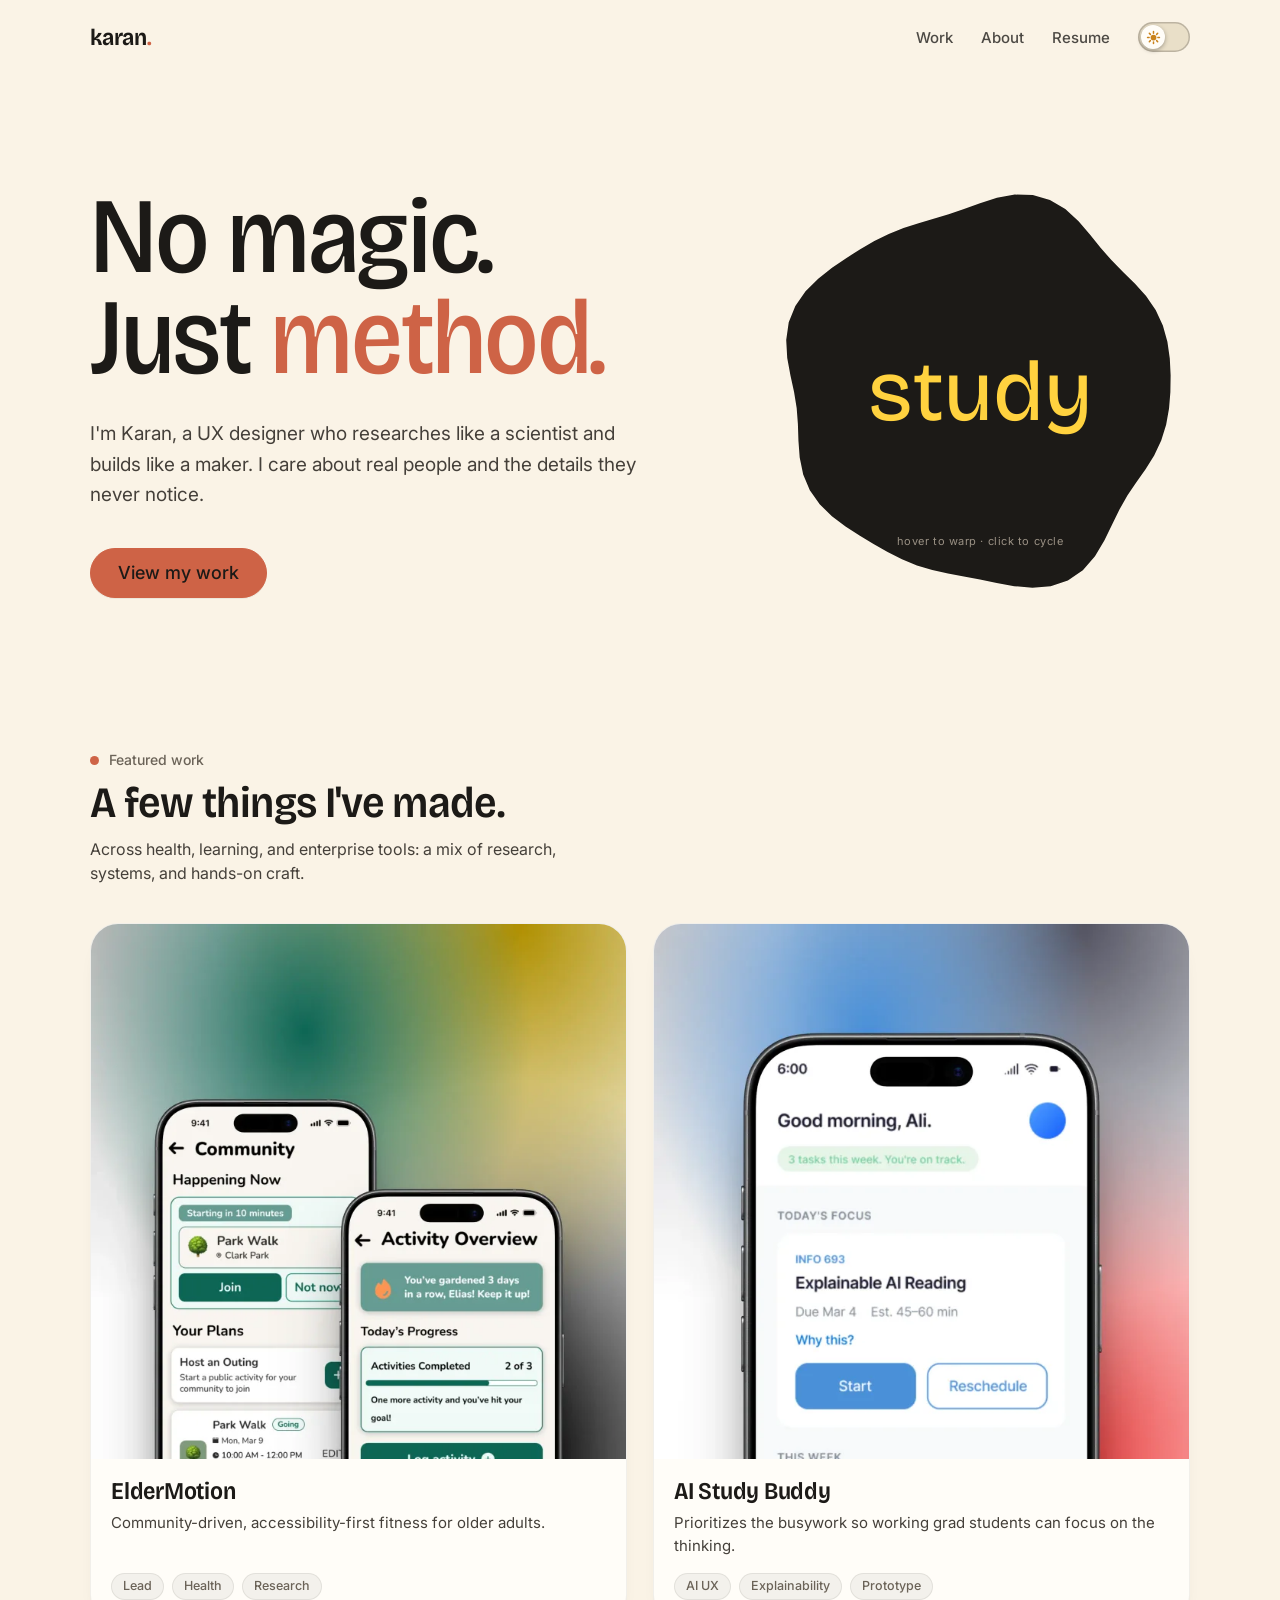
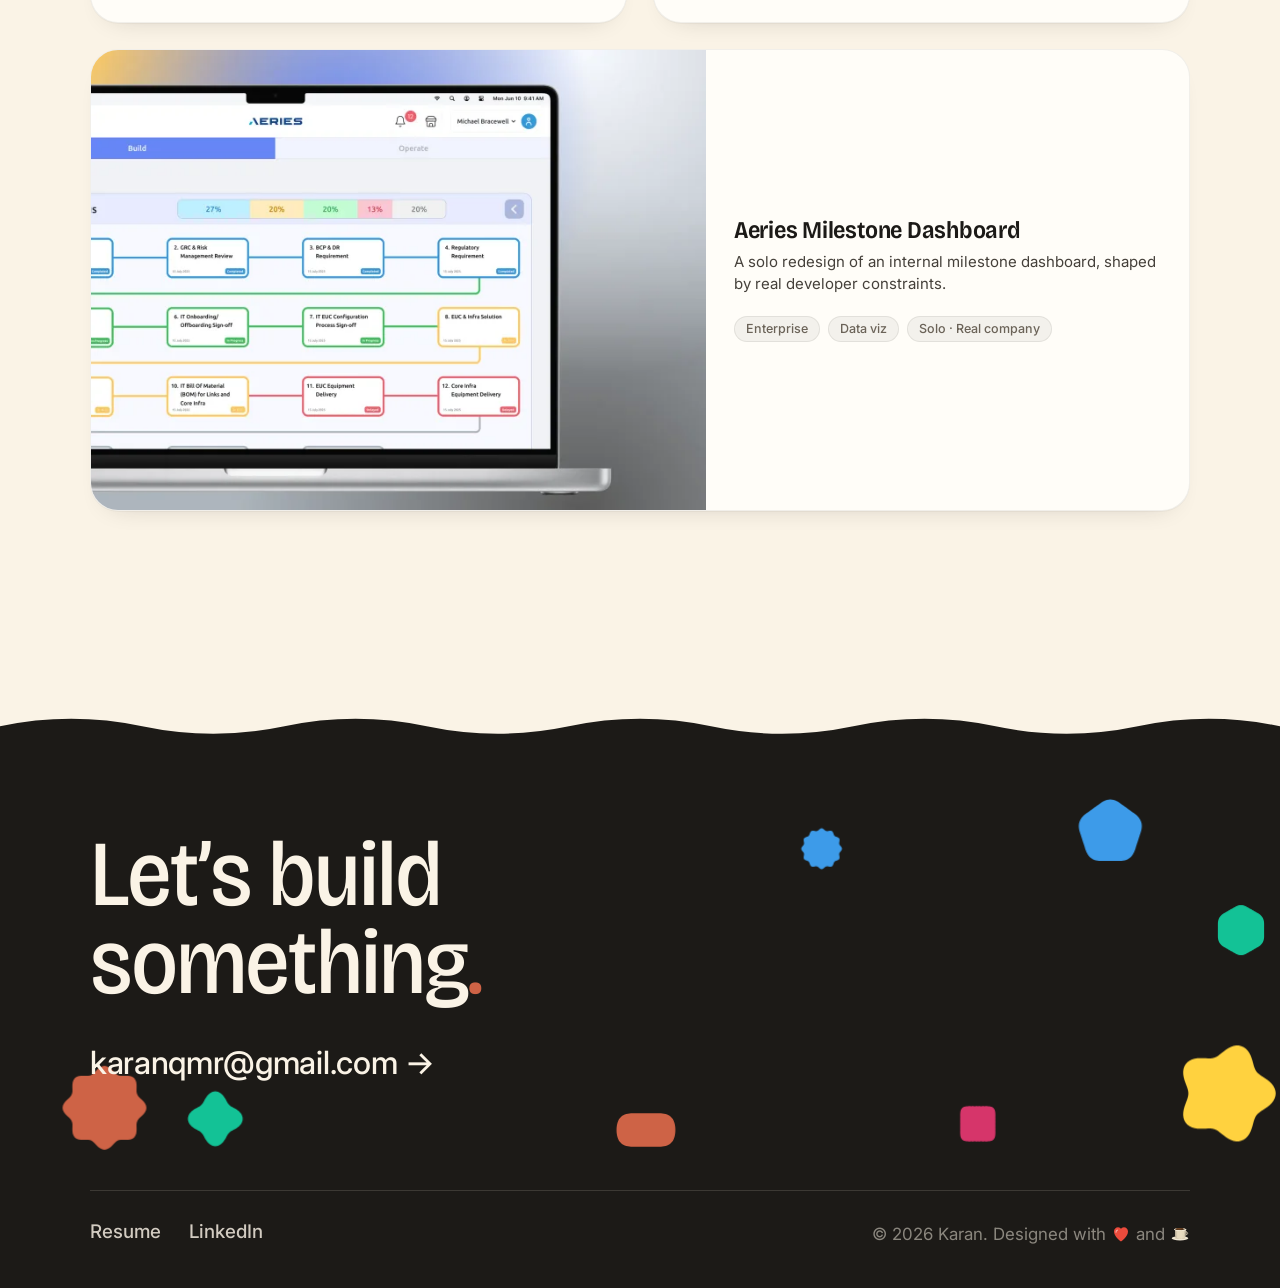
<file: index.html>
<!DOCTYPE html>
<html lang="en">
<head>
<meta charset="utf-8">
<meta name="viewport" content="width=device-width, initial-scale=1">
<script>(function(){try{var t=localStorage.getItem("theme");document.documentElement.setAttribute("data-theme",t==="dark"?"dark":"light");}catch(e){document.documentElement.setAttribute("data-theme","light");}})();</script>
<!-- Google Analytics (GA4) -->
<script async src="https://www.googletagmanager.com/gtag/js?id=G-MG99PZXCXY"></script>
<script>window.dataLayer=window.dataLayer||[];function gtag(){dataLayer.push(arguments);}gtag('js',new Date());gtag('config','G-MG99PZXCXY');</script>
<meta name="theme-color" content="#faf3e6">
<title>Karan · UX designer</title>
<meta name="description" content="Karan is a UX designer who researches like a scientist and builds like a maker. Case studies in health, learning, and enterprise tools.">
<link rel="preconnect" href="https://fonts.googleapis.com">
<link rel="preconnect" href="https://fonts.gstatic.com" crossorigin>
<link href="https://fonts.googleapis.com/css2?family=Bricolage+Grotesque:opsz,wdth,wght@12..96,75..100,200..800&family=Inter:wght@400;500&display=swap" rel="stylesheet">
<link rel="stylesheet" href="css/style.css?v=28">
<link rel="icon" type="image/svg+xml" href="assets/favicon-orange.svg">
<link rel="alternate icon" href="assets/favicon-orange.png">
<link rel="apple-touch-icon" href="assets/apple-touch-icon.png">
</head>
<body>

<div class="page">

  <a class="skip-link" href="#main-content">Skip to content</a>

  <nav class="nav" data-load data-load-delay="0">
    <a href="#" class="wordmark" aria-label="karan, home">karan<span class="accent">.</span></a>
    <div class="nav-links">
      <a href="#work">Work</a>
      <a href="about.html">About</a>
      <a href="https://drive.google.com/file/d/17IT0uRKgggiwDkknbSD-YRlce37ex7aA/view?usp=drivesdk" target="_blank" rel="noopener" aria-label="Resume (opens in new tab)">Resume</a>
    </div>
  </nav>

  <section class="hero" id="main-content" tabindex="-1">
    <div class="hero-inner">
      <div class="hero-copy">
        <h1 id="hero-heading" class="warp-heading" data-warp="480,90,50,820,100,82" data-load data-load-delay="0" aria-label="No magic. Just method.">
          <span class="warp-line" aria-hidden="true"><span class="warp-word"><span data-l>N</span><span data-l>o</span></span> <span class="warp-word"><span data-l>m</span><span data-l>a</span><span data-l>g</span><span data-l>i</span><span data-l>c</span><span data-l>.</span></span></span>
          <span class="warp-line" aria-hidden="true"><span class="warp-word"><span data-l>J</span><span data-l>u</span><span data-l>s</span><span data-l>t</span></span> <span class="warp-word accent"><span data-l>m</span><span data-l>e</span><span data-l>t</span><span data-l>h</span><span data-l>o</span><span data-l>d</span><span data-l>.</span></span></span>
        </h1>
        <p class="hero-sub" data-load data-load-delay="140">I'm Karan, a UX designer who researches like a scientist and builds like a maker. I care about real people and the details they never notice.</p>
        <div class="hero-cta" data-load data-load-delay="280">
          <a href="#work" class="btn btn-primary">View my work</a>
        </div>
      </div>

      <div class="toy" id="toy" tabindex="0" role="button" data-load data-load-delay="200" aria-label="Type toy, cycles through the words study, sketch, build, test, ship. Hover to warp the letters; click or press Enter to advance.">
        <svg aria-hidden="true" width="0" height="0" class="toy-clip-defs"><defs><clipPath id="home-toy-clip" clipPathUnits="objectBoundingBox"><path id="toy-clip-path" d="M0.5 0.045 C0.72 0.045 0.93 0.17 0.95 0.4 C0.97 0.62 0.91 0.83 0.72 0.93 C0.52 0.98 0.26 0.96 0.12 0.83 C0.0 0.7 0.02 0.44 0.1 0.26 C0.18 0.1 0.3 0.045 0.5 0.045 Z"></path></clipPath></defs></svg>
        <div class="toy-face">
          <div class="toy-word" id="toy-word" aria-hidden="true">study</div>
          <span class="toy-hint" aria-hidden="true">hover to warp · click to cycle</span>
          <span class="visually-hidden">An interactive type toy that cycles through the words study, sketch, build, test, and ship.</span>
        </div>
      </div>
    </div>
  </section>

  <section id="work" class="work">
    <div class="eyebrow" data-reveal>
      <span class="eyebrow-dot"></span>
      <span>Featured work</span>
    </div>
    <h2 class="work-heading" data-reveal>A few things I've made.</h2>
    <p class="work-sub" data-reveal>Across health, learning, and enterprise tools: a mix of research, systems, and hands-on craft.</p>

    <div class="card-grid">

      <a class="card" data-reveal data-reveal-group="cards" href="eldermotion-case-study.html" aria-label="ElderMotion case study">
        <div class="card-media card-media-square">
          <img src="assets/slots/em-cover.webp" srcset="assets/slots/em-cover-700.webp 700w, assets/slots/em-cover.webp 1400w" sizes="(max-width: 840px) calc(100vw - 40px), 536px" alt="ElderMotion app: the Community and Activity Overview screens, with large labeled buttons" width="1400" height="1400" loading="lazy">
        </div>
        <div class="card-body">
          <h3>ElderMotion</h3>
          <p>Community-driven, accessibility-first fitness for older adults.</p>
          <div class="card-tags">
            <span>Lead</span>
            <span>Health</span>
            <span>Research</span>
          </div>
        </div>
      </a>

      <a class="card" data-reveal data-reveal-group="cards" href="ai-study-buddy-case-study.html" aria-label="AI Study Buddy case study">
        <div class="card-media card-media-square">
          <img src="assets/slots/sb-cover.webp" srcset="assets/slots/sb-cover-700.webp 700w, assets/slots/sb-cover.webp 1400w" sizes="(max-width: 840px) calc(100vw - 40px), 536px" alt="AI Study Buddy home dashboard showing today's focus and a ranked task list" width="1400" height="1400" loading="lazy">
        </div>
        <div class="card-body">
          <h3>AI Study Buddy</h3>
          <p>Prioritizes the busywork so working grad students can focus on the thinking.</p>
          <div class="card-tags">
            <span>AI UX</span>
            <span>Explainability</span>
            <span>Prototype</span>
          </div>
        </div>
      </a>

      <!-- TODO(karan): D1 default applied. Confirm the "Aeries Milestone Dashboard" name and one-liner. -->
      <!-- TODO(karan): D3 default (b) applied. The third card is full-width with a "Solo · Real company" chip. -->
      <a class="card card--wide" data-reveal data-reveal-group="cards" href="aeries-case-study.html" aria-label="Aeries Milestone Dashboard case study">
        <div class="card-media card-media-4-3">
          <img src="assets/slots/ae-card.webp" srcset="assets/slots/ae-card-700.webp 700w, assets/slots/ae-card.webp 1400w" sizes="(max-width: 840px) calc(100vw - 40px), 616px" alt="Aeries infrastructure milestone dashboard on a laptop" width="1400" height="1050" loading="lazy">
        </div>
        <div class="card-body">
          <h3>Aeries Milestone Dashboard</h3>
          <p>A solo redesign of an internal milestone dashboard, shaped by real developer constraints.</p>
          <div class="card-tags">
            <span>Enterprise</span>
            <span>Data viz</span>
            <span>Solo · Real company</span>
          </div>
        </div>
      </a>

    </div>
  </section>

  <footer class="footer">
    <div class="footer-wave" aria-hidden="true">
      <svg viewBox="0 0 1440 60" preserveAspectRatio="none"><path d="M0 0 L0 26 Q80 10 160 26 T320 26 T480 26 T640 26 T800 26 T960 26 T1120 26 T1280 26 T1440 26 L1440 0 Z" fill="#faf3e6"></path></svg>
    </div>

    <div class="playground" id="playground" aria-hidden="true">
      <div class="shape" data-color="#ce6346" style="left:4%;top:60%;width:92px;height:92px;"><svg viewBox="0 0 100 100"><path d="M8 50 A42 42 0 1 0 92 50 A42 42 0 1 0 8 50 Z" fill="#ce6346"></path></svg></div>
      <div class="shape" data-color="#13c296" style="left:14%;top:68%;width:56px;height:56px;"><svg viewBox="0 0 100 100"><path d="M8 50 A42 42 0 1 0 92 50 A42 42 0 1 0 8 50 Z" fill="#13c296"></path></svg></div>
      <div class="shape" data-color="#3d9be9" style="left:85%;top:18%;width:78px;height:78px;"><svg viewBox="0 0 100 100"><path d="M8 50 A42 42 0 1 0 92 50 A42 42 0 1 0 8 50 Z" fill="#3d9be9"></path></svg></div>
      <div class="shape" data-color="#ffd23f" style="left:92%;top:55%;width:104px;height:104px;"><svg viewBox="0 0 100 100"><path d="M8 50 A42 42 0 1 0 92 50 A42 42 0 1 0 8 50 Z" fill="#ffd23f"></path></svg></div>
      <div class="shape" data-color="#d6356a" style="left:74%;top:66%;width:54px;height:54px;"><svg viewBox="0 0 100 100"><path d="M8 50 A42 42 0 1 0 92 50 A42 42 0 1 0 8 50 Z" fill="#d6356a"></path></svg></div>
      <div class="shape" data-color="#3d9be9" style="left:62%;top:21%;width:46px;height:46px;"><svg viewBox="0 0 100 100"><path d="M8 50 A42 42 0 1 0 92 50 A42 42 0 1 0 8 50 Z" fill="#3d9be9"></path></svg></div>
      <div class="shape" data-color="#ce6346" style="left:47%;top:70%;width:64px;height:64px;"><svg viewBox="0 0 100 100"><path d="M8 50 A42 42 0 1 0 92 50 A42 42 0 1 0 8 50 Z" fill="#ce6346"></path></svg></div>
      <div class="shape" data-color="#13c296" style="left:96%;top:34%;width:58px;height:58px;"><svg viewBox="0 0 100 100"><path d="M8 50 A42 42 0 1 0 92 50 A42 42 0 1 0 8 50 Z" fill="#13c296"></path></svg></div>
    </div>

    <div class="footer-inner">
      <h2 id="footer-heading" class="warp-heading warp-heading-footer" data-warp="470,90,50,800,100,82" aria-label="Let's build something.">
        <span class="warp-word" aria-hidden="true"><span data-l>L</span><span data-l>e</span><span data-l>t</span><span data-l>’</span><span data-l>s</span></span>
        <span class="warp-word" aria-hidden="true"><span data-l>b</span><span data-l>u</span><span data-l>i</span><span data-l>l</span><span data-l>d</span></span>
        <span class="warp-word" aria-hidden="true"><span data-l>s</span><span data-l>o</span><span data-l>m</span><span data-l>e</span><span data-l>t</span><span data-l>h</span><span data-l>i</span><span data-l>n</span><span data-l>g</span><span data-l class="accent">.</span></span>
      </h2>
      <a href="mailto:karanqmr@gmail.com" class="footer-email">karanqmr@gmail.com →</a>

      <div class="footer-bottom">
        <div class="footer-links">
          <a href="https://drive.google.com/file/d/17IT0uRKgggiwDkknbSD-YRlce37ex7aA/view?usp=drivesdk" target="_blank" rel="noopener">Resume</a>
          <a href="https://www.linkedin.com/in/karan-kmr/" target="_blank" rel="noopener">LinkedIn</a>
        </div>
        <span class="footer-copyright">© 2026 Karan. Designed with <span class="footer-emoji emoji-heart" role="img" aria-label="love"><svg class="ce-heart" viewBox="0 0 24 24" aria-hidden="true"><path d="M12 21C12 21 3.6 15.3 3.6 9C3.6 6 5.9 3.9 8.5 3.9C10.2 3.9 11.5 4.8 12 6C12.5 4.8 13.8 3.9 15.5 3.9C18.1 3.9 20.4 6 20.4 9C20.4 15.3 12 21 12 21Z" fill="#ec4b3c"/><path d="M7.7 7.4C6.6 7.8 6 8.8 6 9.9" fill="none" stroke="#ffffff" stroke-opacity="0.5" stroke-width="1.4" stroke-linecap="round"/></svg></span> and <span class="footer-emoji emoji-coffee" role="img" aria-label="coffee"><span class="ce-cup" aria-hidden="true"><svg class="ce-saucer" viewBox="0 0 24 6"><ellipse cx="12" cy="3.2" rx="10" ry="2.5" fill="#efe6d2"/><ellipse cx="12" cy="2.7" rx="6.6" ry="1.4" fill="#d7cbb0"/></svg><svg class="ce-mug" viewBox="0 0 24 18"><path d="M17.2 6C20.8 6.3 20.8 11 17 11.3" fill="none" stroke="#f3ead6" stroke-width="2.1"/><path d="M5 4.6L6.3 12.6C6.7 14.3 8 15 9.8 15H13.2C15 15 16.3 14.3 16.7 12.6L18 4.6Z" fill="#f3ead6"/><ellipse cx="11.5" cy="4.6" rx="6.5" ry="1.9" fill="#efe6d2"/><ellipse cx="11.5" cy="4.5" rx="4.9" ry="1.3" fill="#5b3a20"/></svg></span></span></span>
      </div>
    </div>
  </footer>

</div>

<script src="js/main.js?v=8"></script>
</body>
</html>
</file>
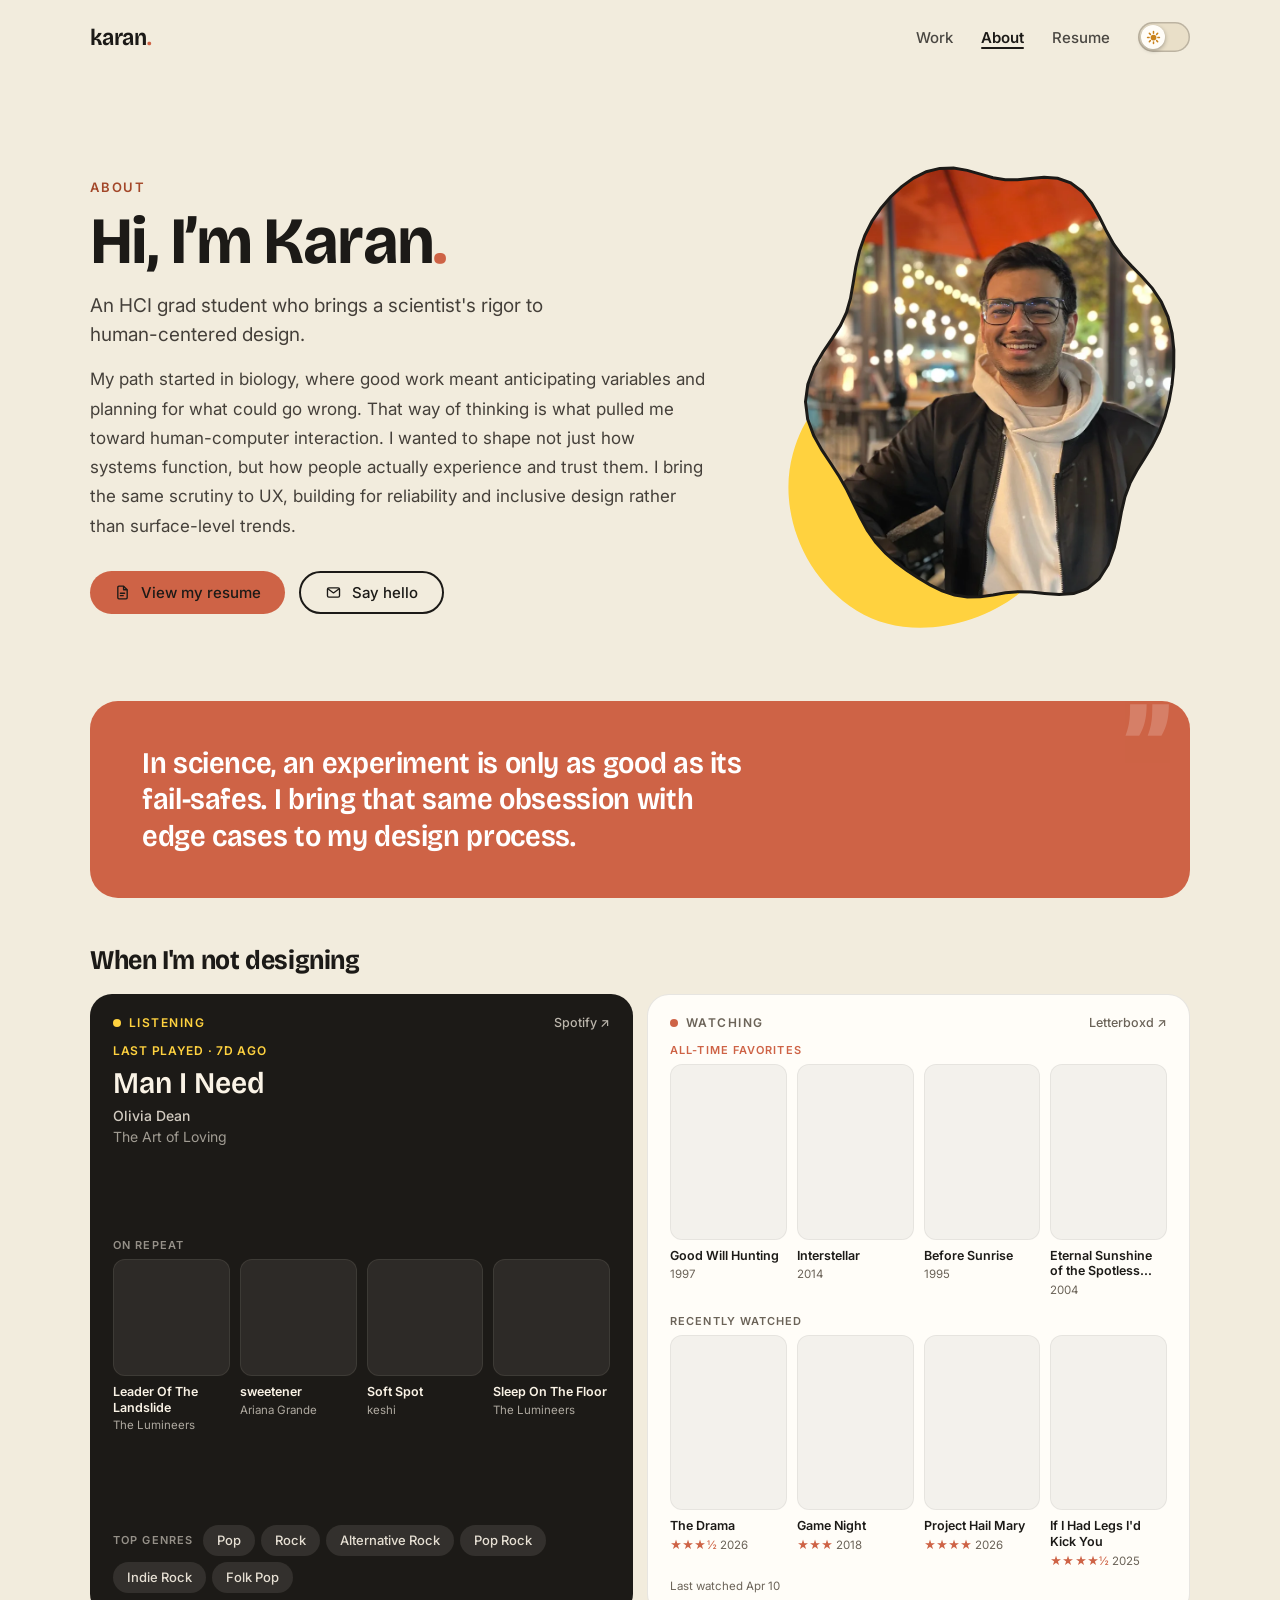
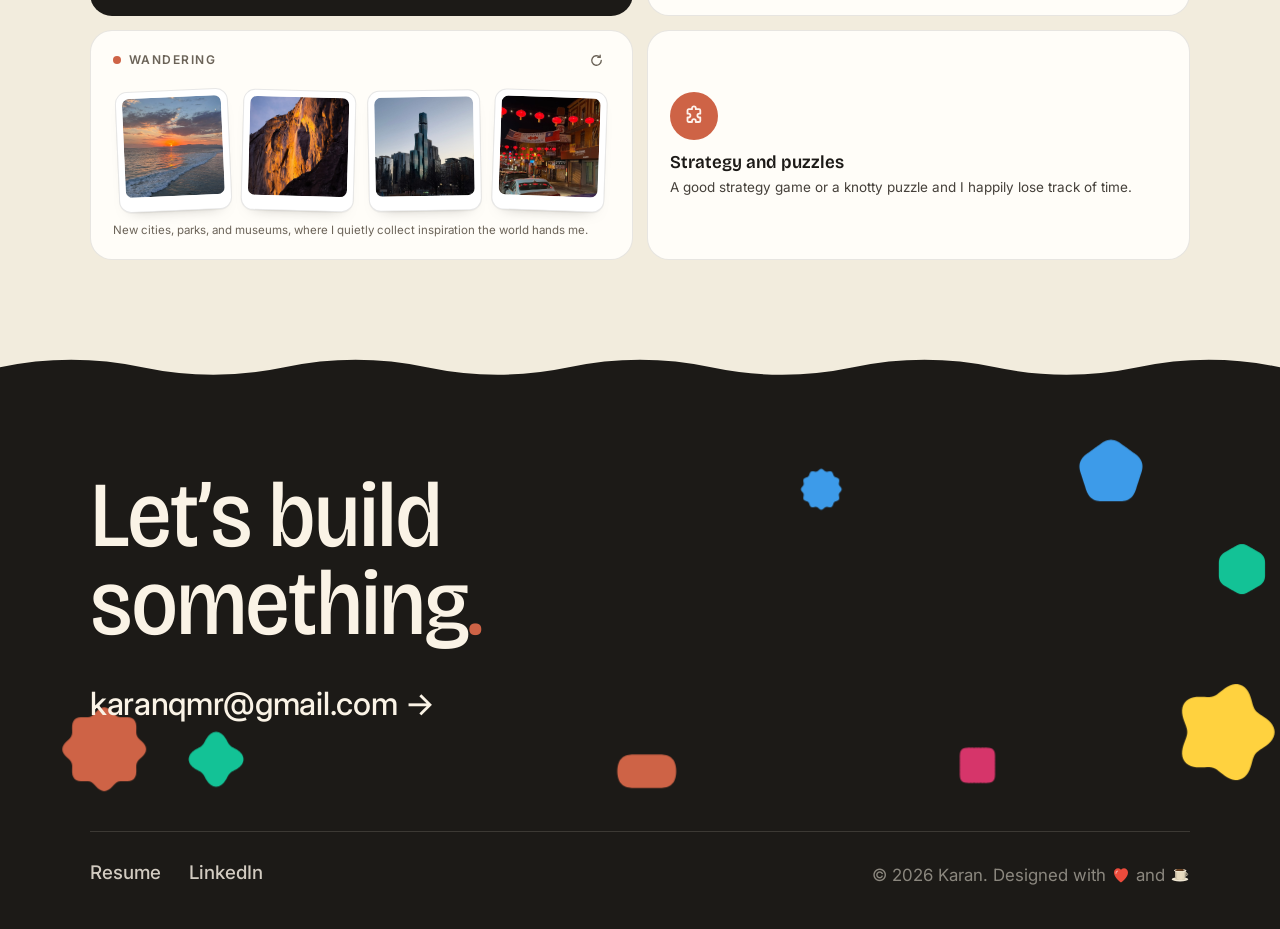
<file: about.html>
<!DOCTYPE html>
<html lang="en">
<head>
<meta charset="utf-8">
<meta name="viewport" content="width=device-width, initial-scale=1">
<script>(function(){try{var t=localStorage.getItem("theme");document.documentElement.setAttribute("data-theme",t==="dark"?"dark":"light");}catch(e){document.documentElement.setAttribute("data-theme","light");}})();</script>
<!-- Google Analytics (GA4) -->
<script async src="https://www.googletagmanager.com/gtag/js?id=G-MG99PZXCXY"></script>
<script>window.dataLayer=window.dataLayer||[];function gtag(){dataLayer.push(arguments);}gtag('js',new Date());gtag('config','G-MG99PZXCXY');</script>
<meta name="theme-color" content="#f2ecdd">
<title>About · Karan</title>
<meta name="description" content="Karan is an HCI grad student who brings a scientist's rigor to human-centered design.">
<link rel="preconnect" href="https://fonts.googleapis.com">
<link rel="preconnect" href="https://fonts.gstatic.com" crossorigin>
<link href="https://fonts.googleapis.com/css2?family=Bricolage+Grotesque:opsz,wdth,wght@12..96,75..100,200..800&family=Inter:wght@400;500;600&display=swap" rel="stylesheet">
<link rel="stylesheet" href="css/style.css?v=28">
<link rel="icon" type="image/svg+xml" href="assets/favicon-orange.svg">
<link rel="alternate icon" href="assets/favicon-orange.png">
<link rel="apple-touch-icon" href="assets/apple-touch-icon.png">
<style>
  .page--about{ background:var(--bg-soft); display:flex; flex-direction:column; }
  .page--about ::selection{ background:#ce6346; color:#fff; }
  .page--about .nav{ width:100%; }

  .about-main{
    width:100%; max-width:1180px; margin:0 auto;
    padding:clamp(16px,3vw,36px) clamp(20px,5vw,40px) clamp(48px,7vw,84px);
    flex:1 0 auto;
  }
  .page--about .footer{ flex:0 0 auto; margin-top:0; }

  .about-hero{
    display:flex; flex-wrap:wrap; gap:clamp(28px,5vw,56px); align-items:center;
    padding:clamp(12px,2.5vw,28px) 0 0; width:100%; max-width:1100px;
  }
  .about-hero-copy{ flex:1.35 1 320px; min-width:260px; }
  .about-eyebrow{
    font:600 13px/1 'Inter',sans-serif; letter-spacing:0.14em;
    text-transform:uppercase; color:#ce6346;
  }
  .about-heading{
    margin:16px 0 0;
    font-family:'Bricolage Grotesque',sans-serif;
    font-size:clamp(38px,6.4vw,66px); line-height:0.98; letter-spacing:-0.024em;
    font-variation-settings:'opsz' 40,'wght' 700,'wdth' 95;
  }
  .about-lede{
    margin:18px 0 0; font:400 clamp(16px,2vw,19px)/1.5 'Inter',sans-serif;
    color:var(--ink-2); max-width:38ch;
  }
  .about-body{
    margin:16px 0 0; font:400 clamp(15px,1.8vw,17px)/1.72 'Inter',sans-serif;
    color:var(--ink-2); max-width:56ch;
  }

  .about-actions{
    display:flex; flex-wrap:wrap; gap:14px;
    margin-top:clamp(24px,3vw,30px); align-items:center;
  }
  .btn-resume{
    display:inline-flex; align-items:center; gap:10px;
    padding:13px 24px; border-radius:22px;
    background:#ce6346; color:#1c1a17;
    font:500 15px/1 'Inter',sans-serif; text-decoration:none;
    transition:transform .4s cubic-bezier(0.34,1.56,0.64,1), border-radius .4s cubic-bezier(0.34,1.56,0.64,1);
  }
  .btn-resume:hover, .btn-resume:focus-visible{ transform:scale(1.05); border-radius:12px; }
  .btn-hello{
    display:inline-flex; align-items:center; gap:10px;
    padding:11px 24px; border-radius:22px;
    background:transparent; border:2px solid var(--ink); color:var(--ink);
    font:500 15px/1 'Inter',sans-serif; text-decoration:none;
    transition:transform .4s cubic-bezier(0.34,1.56,0.64,1), border-radius .4s cubic-bezier(0.34,1.56,0.64,1), background .3s ease;
  }
  .btn-hello:hover, .btn-hello:focus-visible{ transform:scale(1.05); border-radius:12px; background:var(--chip-bg); }

  .about-photo{ flex:0.9 1 360px; min-width:260px; max-width:420px; margin:0 auto; }
  .about-photo-stage{ position:relative; padding:0 0 26px 26px; }
  .about-photo-splash{ position:absolute; left:0; bottom:0; width:78%; height:auto; }
  .about-photo-frame{ position:relative; width:100%; aspect-ratio:4/5; }
  .about-photo-clipped{
    position:absolute; inset:0; background:var(--bg);
    clip-path:url(#about-blob-clip); overflow:hidden;
  }
  .about-photo-clipped img{
    width:100%; height:100%; object-fit:cover; object-position:50% 22%; display:block;
  }
  .about-photo-stroke{
    position:absolute; inset:0; width:100%; height:100%;
    pointer-events:none; overflow:visible;
  }

  .about-quote{
    margin:clamp(30px,4.5vw,44px) 0 0; position:relative; overflow:hidden;
    background:#ce6346; color:#ffffff; border-radius:28px;
    padding:clamp(26px,4.5vw,44px) clamp(24px,5vw,52px);
  }
  .about-quote-mark{
    position:absolute; top:-14px; right:20px;
    font-family:'Bricolage Grotesque',sans-serif; font-size:130px; line-height:1;
    color:#ffffff; opacity:0.18;
    font-variation-settings:'opsz' 60,'wght' 700,'wdth' 90;
  }
  .about-quote p{
    margin:0; font-family:'Bricolage Grotesque',sans-serif;
    font-size:clamp(20px,3.2vw,30px); line-height:1.22; letter-spacing:-0.012em;
    font-variation-settings:'opsz' 28,'wght' 600,'wdth' 92;
    max-width:34ch; position:relative;
  }


  @media (max-width:620px){
    .about-hero{ flex-direction:column-reverse; }
    .about-photo{ max-width:min(88vw,340px); }
  }
</style>
</head>
<body>

<div class="page page--about">

  <a class="skip-link" href="#main-content">Skip to content</a>

  <nav class="nav">
    <a href="index.html" class="wordmark" aria-label="karan, home">karan<span class="accent">.</span></a>
    <div class="nav-links">
      <a href="index.html#work">Work</a>
      <a href="about.html" aria-current="page">About</a>
      <a href="https://drive.google.com/file/d/17IT0uRKgggiwDkknbSD-YRlce37ex7aA/view?usp=drivesdk" target="_blank" rel="noopener" aria-label="Resume (opens in new tab)">Resume</a>
    </div>
  </nav>

  <div class="about-main" id="main-content" tabindex="-1">

    <section class="about-hero">
      <div class="about-hero-copy" data-reveal>
        <div class="about-eyebrow">About</div>
        <h1 class="about-heading" data-warp="700,95,40,800,100,48" aria-label="Hi, I'm Karan.">
          <span class="warp-word" aria-hidden="true"><span data-l>H</span><span data-l>i</span><span data-l>,</span></span>
          <span class="warp-word" aria-hidden="true"><span data-l>I</span><span data-l>’</span><span data-l>m</span></span>
          <span class="warp-word" aria-hidden="true"><span data-l>K</span><span data-l>a</span><span data-l>r</span><span data-l>a</span><span data-l>n</span><span data-l class="accent">.</span></span>
        </h1>
        <p class="about-lede">An HCI grad student who brings a scientist's rigor to human-centered design.</p>
        <p class="about-body" data-reveal>My path started in biology, where good work meant anticipating variables and planning for what could go wrong. That way of thinking is what pulled me toward human-computer interaction. I wanted to shape not just how systems function, but how people actually experience and trust them. I bring the same scrutiny to UX, building for reliability and inclusive design rather than surface-level trends.</p>
        <div class="about-actions" data-reveal>
          <a href="https://drive.google.com/file/d/17IT0uRKgggiwDkknbSD-YRlce37ex7aA/view?usp=drivesdk" target="_blank" rel="noopener" class="btn-resume">
            <svg width="17" height="17" viewBox="0 0 24 24" fill="none" aria-hidden="true"><path d="M13.5 3 H7 A1.6 1.6 0 0 0 5.4 4.6 V19.4 A1.6 1.6 0 0 0 7 21 H17 A1.6 1.6 0 0 0 18.6 19.4 V8.1 Z" stroke="currentColor" stroke-width="1.9" stroke-linejoin="round"></path><path d="M13.5 3 V8.1 H18.6" stroke="currentColor" stroke-width="1.9" stroke-linejoin="round"></path><path d="M9 13 H15 M9 16.5 H13" stroke="currentColor" stroke-width="1.9" stroke-linecap="round"></path></svg>
            View my resume
          </a>
          <a href="mailto:karanqmr@gmail.com" class="btn-hello">
            <svg width="17" height="17" viewBox="0 0 24 24" fill="none" aria-hidden="true"><rect x="3.5" y="5.5" width="17" height="13" rx="2" stroke="currentColor" stroke-width="1.9"></rect><path d="M4.5 7 L12 12.6 L19.5 7" stroke="currentColor" stroke-width="1.9" stroke-linecap="round" stroke-linejoin="round"></path></svg>
            Say hello
          </a>
        </div>
      </div>

      <div class="about-photo" data-reveal>
        <div class="about-photo-stage">
          <svg viewBox="0 0 200 200" aria-hidden="true" class="about-photo-splash"><path d="M45 33 C74 8 133 12 158 38 C184 65 191 112 168 145 C144 179 88 194 53 172 C18 150 5 108 14 76 C21 52 30 46 45 33 Z" fill="#ffd23f"></path></svg>
          <div class="about-photo-frame">
            <svg aria-hidden="true" width="0" height="0" style="position:absolute;"><defs><clipPath id="about-blob-clip" clipPathUnits="objectBoundingBox"><path id="about-blob-clip-path" d="M0.5 0.04 C0.72 0.04 0.93 0.17 0.95 0.4 C0.97 0.62 0.91 0.83 0.72 0.93 C0.52 0.98 0.26 0.96 0.12 0.83 C0.0 0.7 0.02 0.44 0.1 0.26 C0.18 0.1 0.3 0.04 0.5 0.04 Z"></path></clipPath></defs></svg>
            <div class="about-photo-clipped">
              <img src="assets/slots/about-headshot.webp" alt="Karan, smiling under a cafe umbrella at night" width="900" height="1200">
            </div>
            <svg viewBox="0 0 100 125" preserveAspectRatio="none" aria-hidden="true" class="about-photo-stroke"><path id="about-blob-stroke" d="M50 5 C72 5 93 21.25 95 50 C97 77.5 91 103.75 72 116.25 C52 122.5 26 120 12 103.75 C0 87.5 2 55 10 32.5 C18 12.5 30 5 50 5 Z" fill="none" stroke="#1c1a17" stroke-width="3" vector-effect="non-scaling-stroke"></path></svg>
          </div>
        </div>
      </div>
    </section>

    <blockquote class="about-quote" data-reveal>
      <div class="about-quote-mark" aria-hidden="true">”</div>
      <p>In science, an experiment is only as good as its fail-safes. I bring that same obsession with edge cases to my design process.</p>
    </blockquote>

    <section class="hobbies">
      <h2 data-reveal>When I'm not designing</h2>
      <div class="hobby-grid">
        <div class="hobby hobby--listening" data-reveal data-now="spotify">
          <div class="hobby-head">
            <span class="hobby-kicker"><span class="now-dot" aria-hidden="true"></span>Listening</span>
            <a class="hobby-src" href="https://open.spotify.com/" target="_blank" rel="noopener">Spotify ↗</a>
          </div>
          <div class="now-body">
            <div class="hobby-title">Probably has headphones on.</div>
            <p>What's on rotation shows up here, straight from Spotify.</p>
          </div>
        </div>
        <div class="hobby hobby--watching" data-reveal data-now="letterboxd">
          <div class="hobby-head">
            <span class="hobby-kicker"><span class="now-dot" aria-hidden="true"></span>Watching</span>
            <a class="hobby-src" href="https://letterboxd.com/BinkyBoinky/" target="_blank" rel="noopener">Letterboxd ↗</a>
          </div>
          <div class="now-body">
            <div class="hobby-title">Probably at the movies.</div>
            <p>The last few films I logged, with my ratings, via Letterboxd.</p>
          </div>
        </div>
        <div class="hobby hobby--wander" data-reveal data-now="wander">
          <div class="hobby-head">
            <span class="hobby-kicker"><span class="now-dot" aria-hidden="true"></span>Wandering</span>
            <button class="hobby-src wander-refresh" type="button" aria-label="Show different photos" hidden>
              <svg width="15" height="15" viewBox="0 0 24 24" fill="none" aria-hidden="true"><path d="M19.6 12 A7.6 7.6 0 1 1 17.4 6.6" stroke="currentColor" stroke-width="2.2" stroke-linecap="round" stroke-linejoin="round"></path><path d="M17.8 3.4 L17.8 7 L14.2 7" stroke="currentColor" stroke-width="2.2" stroke-linecap="round" stroke-linejoin="round"></path></svg>
            </button>
          </div>
          <div class="now-body">
            <div class="hobby-icon">
              <svg width="24" height="24" viewBox="0 0 24 24" fill="none" aria-hidden="true"><circle cx="12" cy="12" r="9" stroke="#1c1a17" stroke-width="1.8"></circle><path d="M15.5 8.5 L13.4 13.4 L8.5 15.5 L10.6 10.6 Z" stroke="#1c1a17" stroke-width="1.8" stroke-linejoin="round"></path></svg>
            </div>
            <div class="hobby-title">Wandering for ideas</div>
            <p>New cities, parks, and museums, where I quietly collect inspiration the world hands me.</p>
          </div>
        </div>
        <div class="hobby hobby--puzzle" data-reveal>
          <div class="hobby-icon">
            <svg width="24" height="24" viewBox="0 0 24 24" fill="none" aria-hidden="true"><path d="M10 4.2 A1.9 1.9 0 0 1 13.8 4.2 V5.2 H17 A1.3 1.3 0 0 1 18.3 6.5 V9.7 H17.3 A1.9 1.9 0 0 0 17.3 13.5 H18.3 V16.7 A1.3 1.3 0 0 1 17 18 H13.8 V17 A1.9 1.9 0 0 0 10 17 V18 H6.8 A1.3 1.3 0 0 1 5.5 16.7 V13.5 H6.5 A1.9 1.9 0 0 0 6.5 9.7 H5.5 V6.5 A1.3 1.3 0 0 1 6.8 5.2 H10 Z" stroke="#fdf2ec" stroke-width="1.8" stroke-linejoin="round"></path></svg>
          </div>
          <div class="hobby-title">Strategy and puzzles</div>
          <p>A good strategy game or a knotty puzzle and I happily lose track of time.</p>
        </div>
      </div>
    </section>

  </div>

  <footer class="footer">
    <div class="footer-wave" aria-hidden="true">
      <svg viewBox="0 0 1440 60" preserveAspectRatio="none"><path d="M0 0 L0 26 Q80 10 160 26 T320 26 T480 26 T640 26 T800 26 T960 26 T1120 26 T1280 26 T1440 26 L1440 0 Z" fill="#f2ecdd"></path></svg>
    </div>

    <div class="playground" id="playground" aria-hidden="true">
      <div class="shape" data-color="#ce6346" style="left:4%;top:60%;width:92px;height:92px;"><svg viewBox="0 0 100 100"><path d="M8 50 A42 42 0 1 0 92 50 A42 42 0 1 0 8 50 Z" fill="#ce6346"></path></svg></div>
      <div class="shape" data-color="#13c296" style="left:14%;top:68%;width:56px;height:56px;"><svg viewBox="0 0 100 100"><path d="M8 50 A42 42 0 1 0 92 50 A42 42 0 1 0 8 50 Z" fill="#13c296"></path></svg></div>
      <div class="shape" data-color="#3d9be9" style="left:85%;top:18%;width:78px;height:78px;"><svg viewBox="0 0 100 100"><path d="M8 50 A42 42 0 1 0 92 50 A42 42 0 1 0 8 50 Z" fill="#3d9be9"></path></svg></div>
      <div class="shape" data-color="#ffd23f" style="left:92%;top:55%;width:104px;height:104px;"><svg viewBox="0 0 100 100"><path d="M8 50 A42 42 0 1 0 92 50 A42 42 0 1 0 8 50 Z" fill="#ffd23f"></path></svg></div>
      <div class="shape" data-color="#d6356a" style="left:74%;top:66%;width:54px;height:54px;"><svg viewBox="0 0 100 100"><path d="M8 50 A42 42 0 1 0 92 50 A42 42 0 1 0 8 50 Z" fill="#d6356a"></path></svg></div>
      <div class="shape" data-color="#3d9be9" style="left:62%;top:21%;width:46px;height:46px;"><svg viewBox="0 0 100 100"><path d="M8 50 A42 42 0 1 0 92 50 A42 42 0 1 0 8 50 Z" fill="#3d9be9"></path></svg></div>
      <div class="shape" data-color="#ce6346" style="left:47%;top:70%;width:64px;height:64px;"><svg viewBox="0 0 100 100"><path d="M8 50 A42 42 0 1 0 92 50 A42 42 0 1 0 8 50 Z" fill="#ce6346"></path></svg></div>
      <div class="shape" data-color="#13c296" style="left:96%;top:34%;width:58px;height:58px;"><svg viewBox="0 0 100 100"><path d="M8 50 A42 42 0 1 0 92 50 A42 42 0 1 0 8 50 Z" fill="#13c296"></path></svg></div>
    </div>

    <div class="footer-inner">
      <h2 id="footer-heading" class="warp-heading warp-heading-footer" data-warp="470,90,50,800,100,82" aria-label="Let's build something.">
        <span class="warp-word" aria-hidden="true"><span data-l>L</span><span data-l>e</span><span data-l>t</span><span data-l>’</span><span data-l>s</span></span>
        <span class="warp-word" aria-hidden="true"><span data-l>b</span><span data-l>u</span><span data-l>i</span><span data-l>l</span><span data-l>d</span></span>
        <span class="warp-word" aria-hidden="true"><span data-l>s</span><span data-l>o</span><span data-l>m</span><span data-l>e</span><span data-l>t</span><span data-l>h</span><span data-l>i</span><span data-l>n</span><span data-l>g</span><span data-l class="accent">.</span></span>
      </h2>
      <a href="mailto:karanqmr@gmail.com" class="footer-email">karanqmr@gmail.com →</a>

      <div class="footer-bottom">
        <div class="footer-links">
          <a href="https://drive.google.com/file/d/17IT0uRKgggiwDkknbSD-YRlce37ex7aA/view?usp=drivesdk" target="_blank" rel="noopener">Resume</a>
          <a href="https://www.linkedin.com/in/karan-kmr/" target="_blank" rel="noopener">LinkedIn</a>
        </div>
        <span class="footer-copyright">© 2026 Karan. Designed with <span class="footer-emoji emoji-heart" role="img" aria-label="love"><svg class="ce-heart" viewBox="0 0 24 24" aria-hidden="true"><path d="M12 21C12 21 3.6 15.3 3.6 9C3.6 6 5.9 3.9 8.5 3.9C10.2 3.9 11.5 4.8 12 6C12.5 4.8 13.8 3.9 15.5 3.9C18.1 3.9 20.4 6 20.4 9C20.4 15.3 12 21 12 21Z" fill="#ec4b3c"/><path d="M7.7 7.4C6.6 7.8 6 8.8 6 9.9" fill="none" stroke="#ffffff" stroke-opacity="0.5" stroke-width="1.4" stroke-linecap="round"/></svg></span> and <span class="footer-emoji emoji-coffee" role="img" aria-label="coffee"><span class="ce-cup" aria-hidden="true"><svg class="ce-saucer" viewBox="0 0 24 6"><ellipse cx="12" cy="3.2" rx="10" ry="2.5" fill="#efe6d2"/><ellipse cx="12" cy="2.7" rx="6.6" ry="1.4" fill="#d7cbb0"/></svg><svg class="ce-mug" viewBox="0 0 24 18"><path d="M17.2 6C20.8 6.3 20.8 11 17 11.3" fill="none" stroke="#f3ead6" stroke-width="2.1"/><path d="M5 4.6L6.3 12.6C6.7 14.3 8 15 9.8 15H13.2C15 15 16.3 14.3 16.7 12.6L18 4.6Z" fill="#f3ead6"/><ellipse cx="11.5" cy="4.6" rx="6.5" ry="1.9" fill="#efe6d2"/><ellipse cx="11.5" cy="4.5" rx="4.9" ry="1.3" fill="#5b3a20"/></svg></span></span></span>
      </div>
    </div>
  </footer>

</div>

<script src="js/main.js?v=8"></script>
<script src="js/now.js?v=7" defer></script>
</body>
</html>
</file>
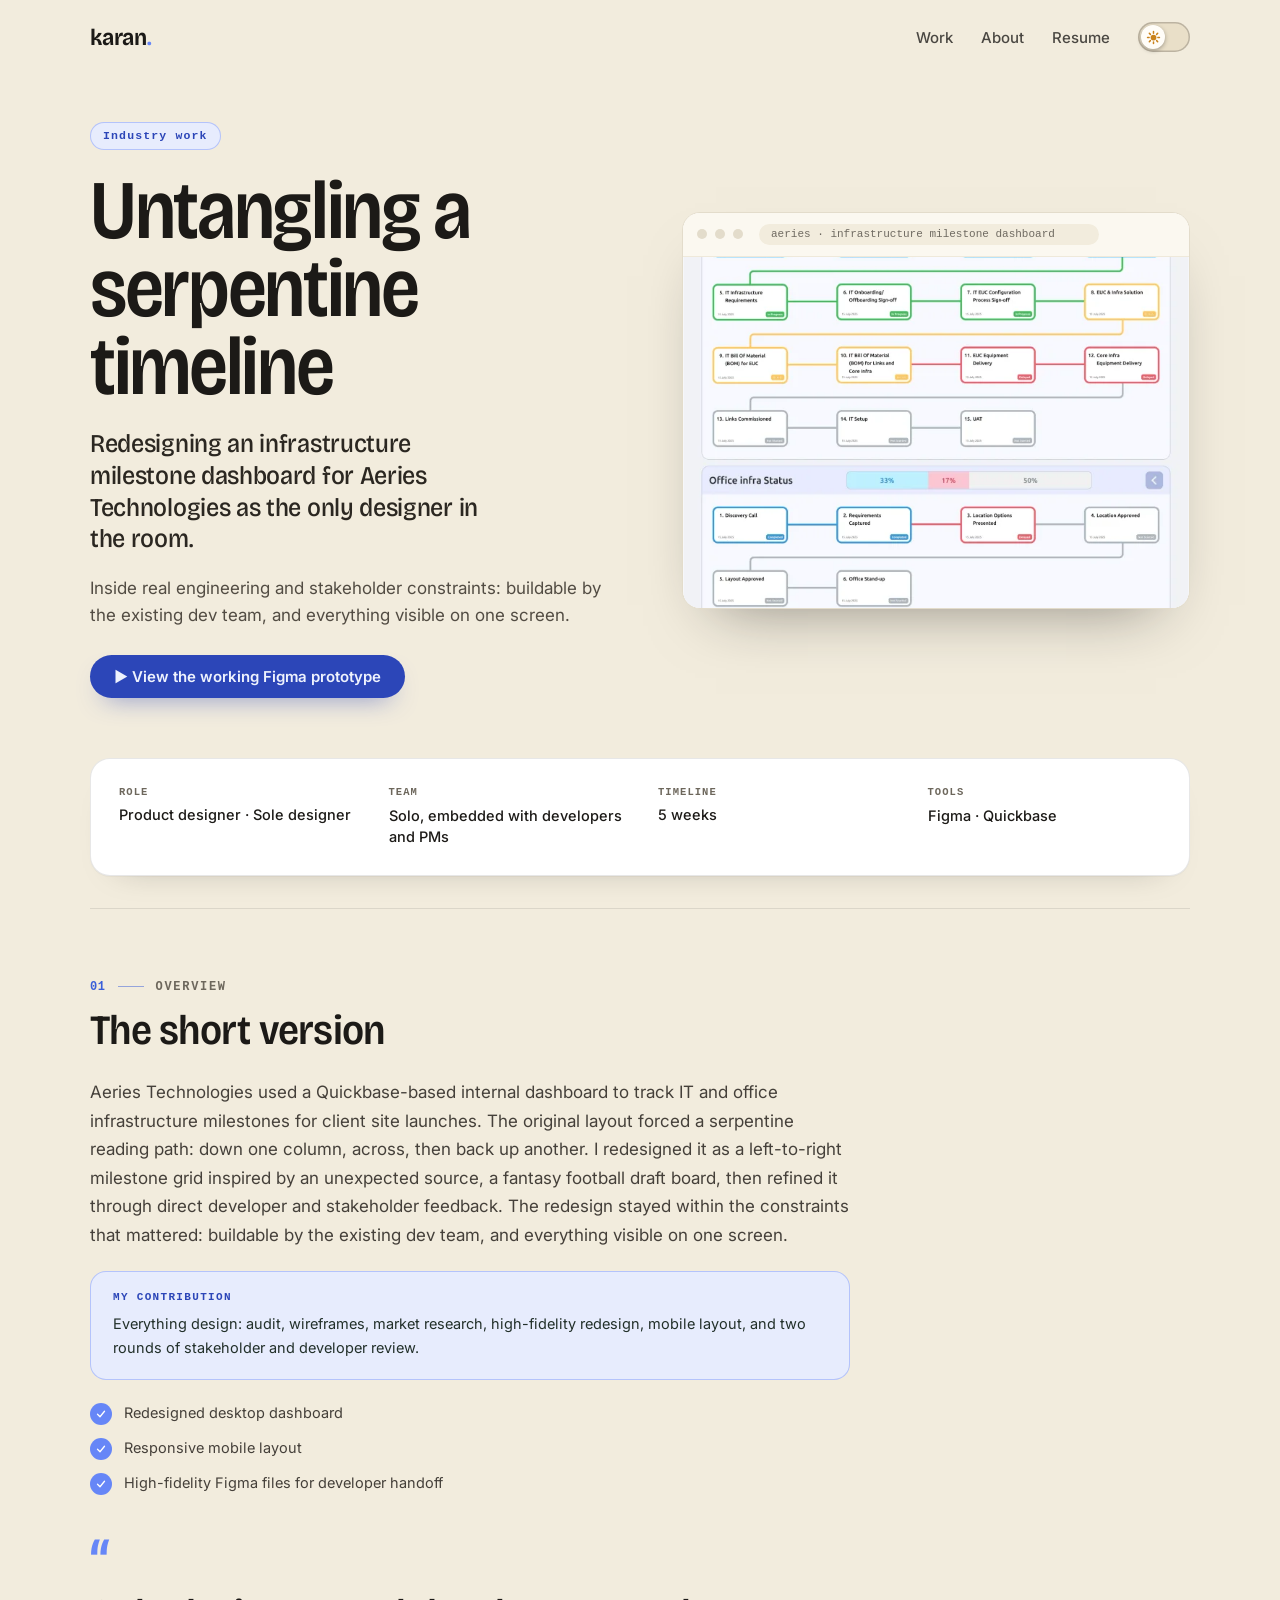
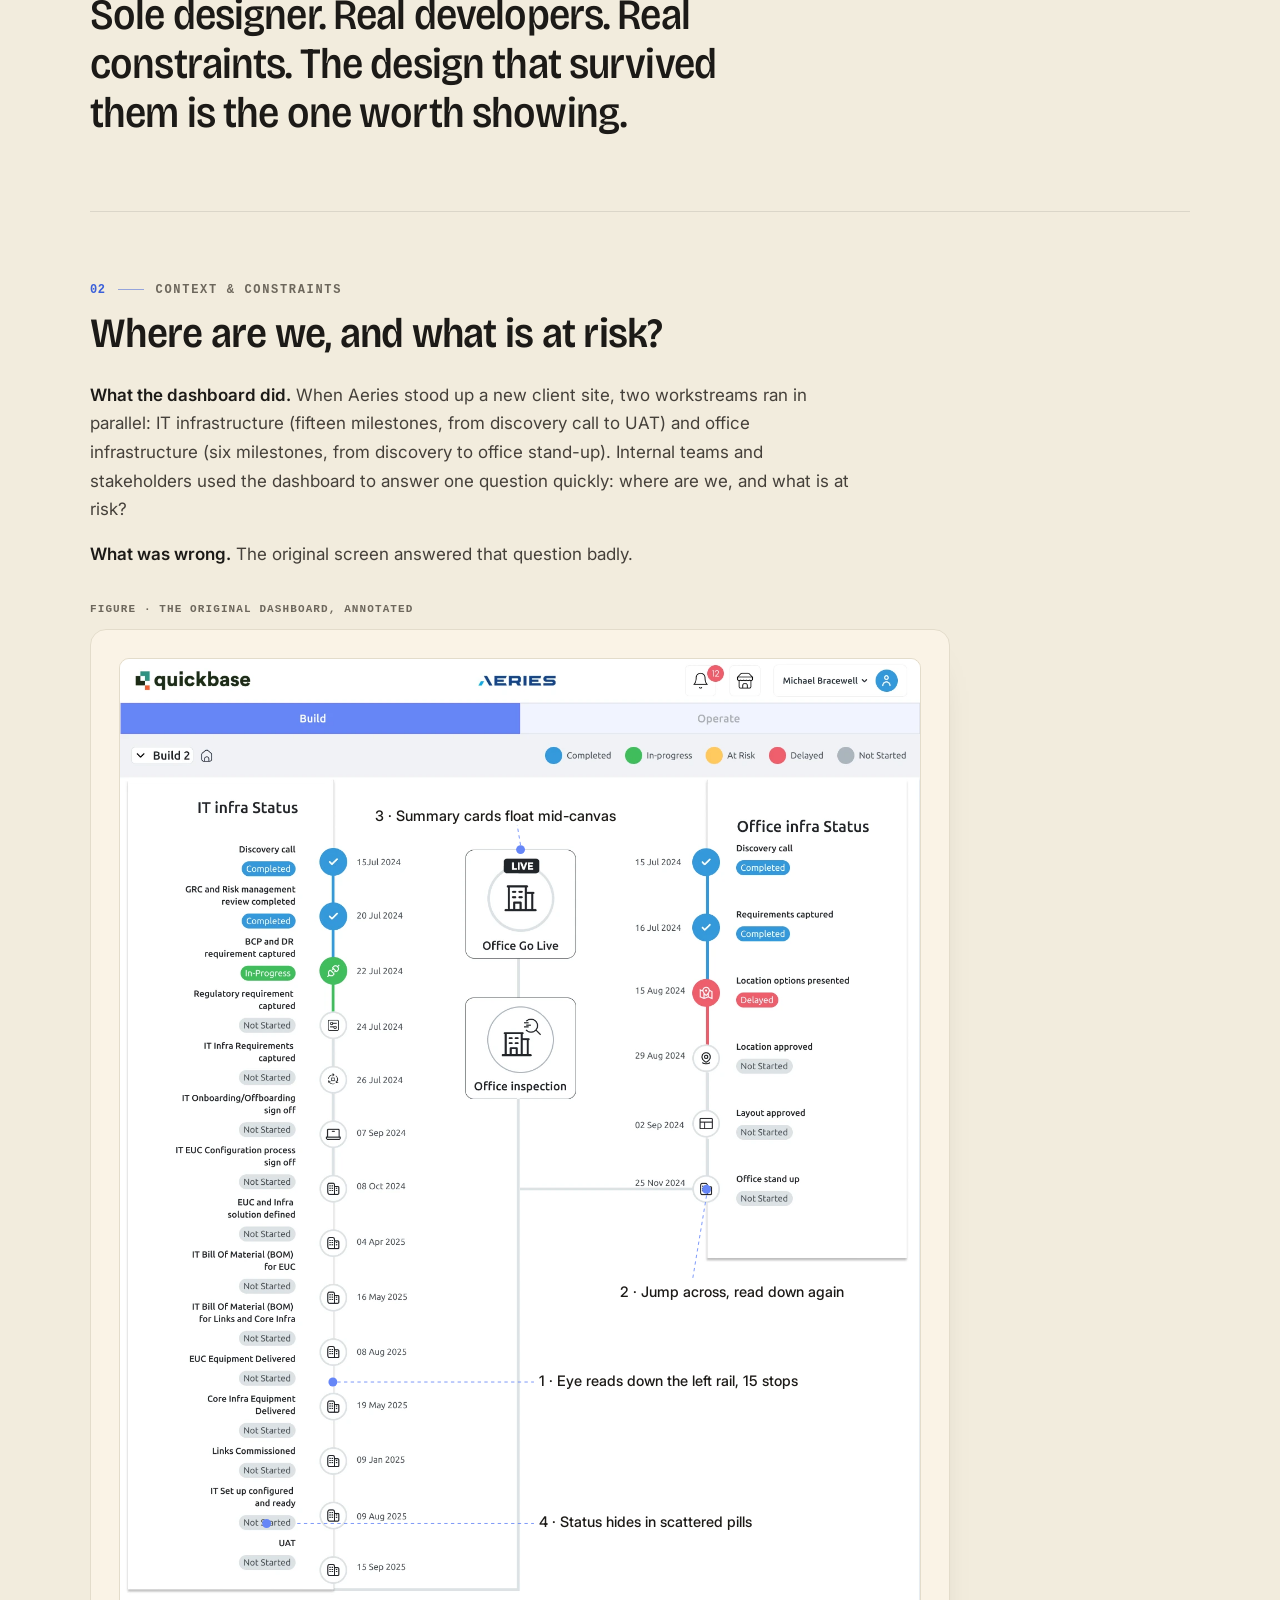
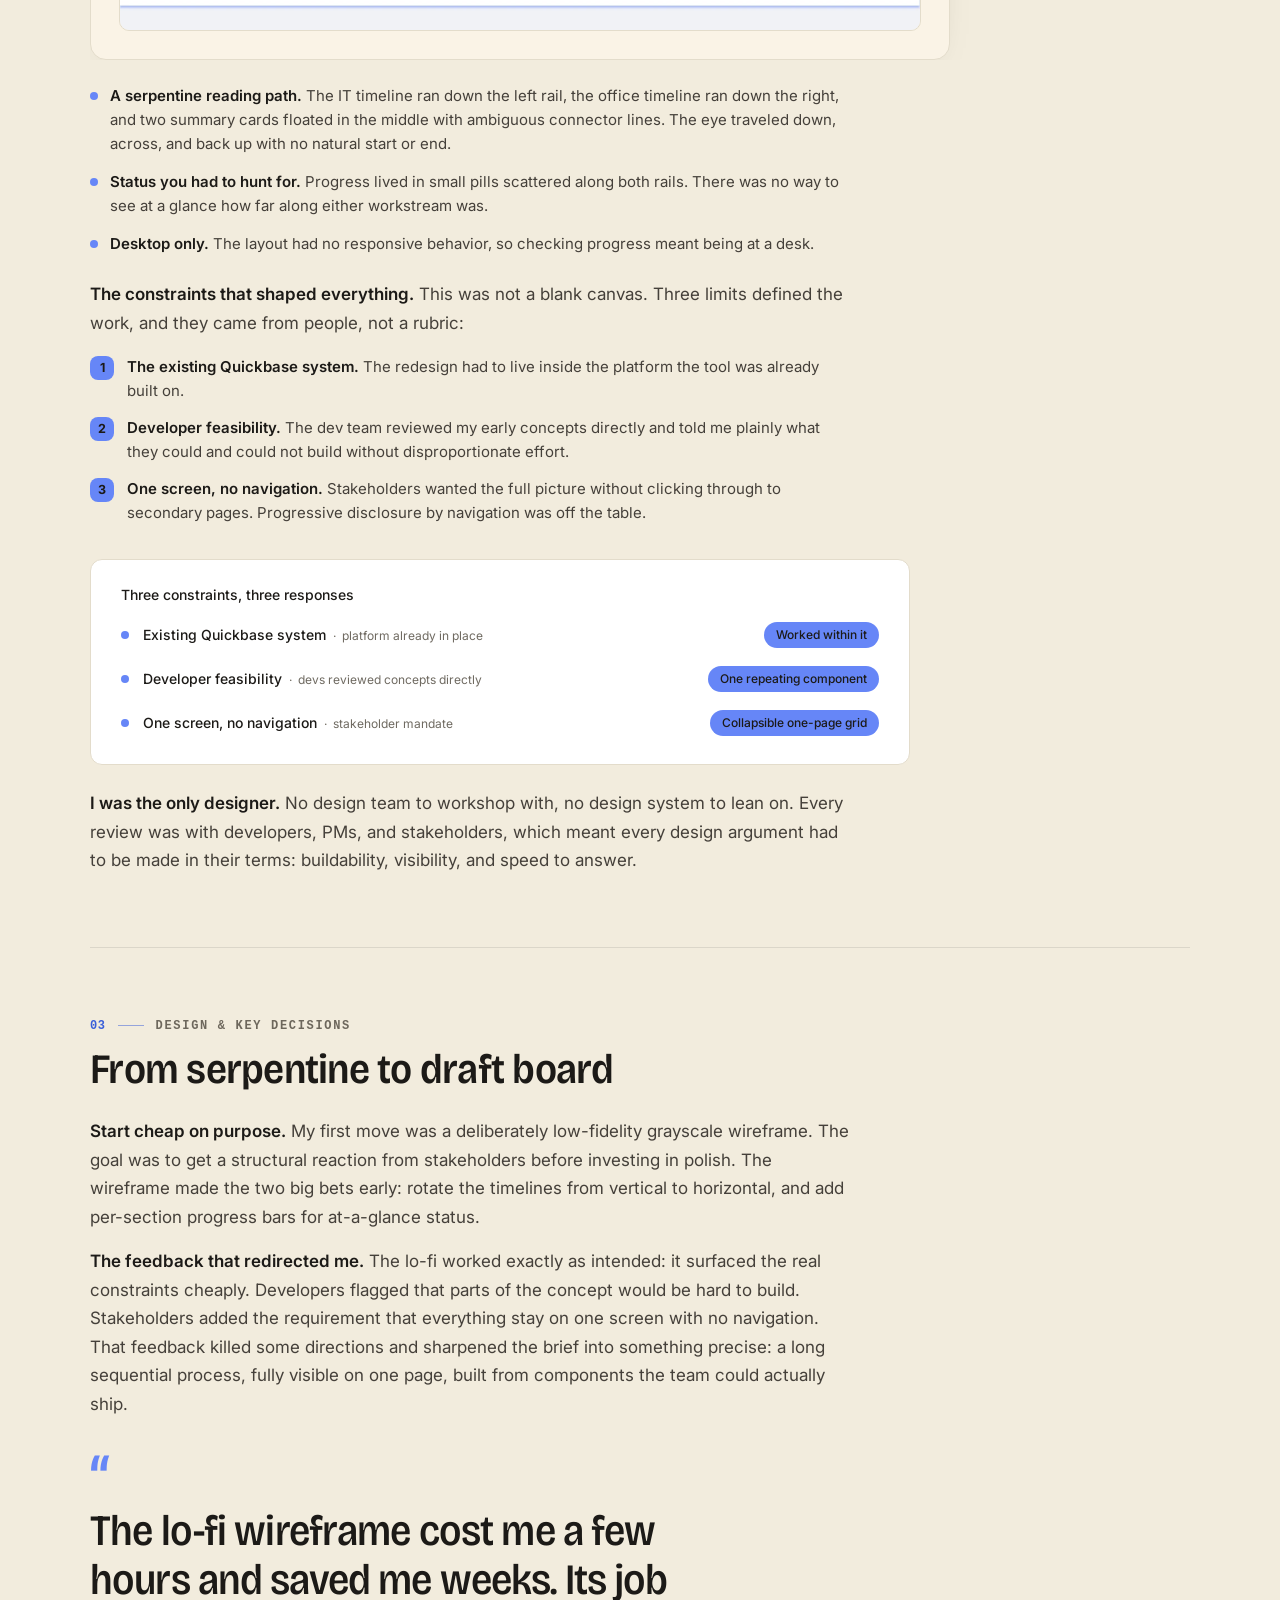
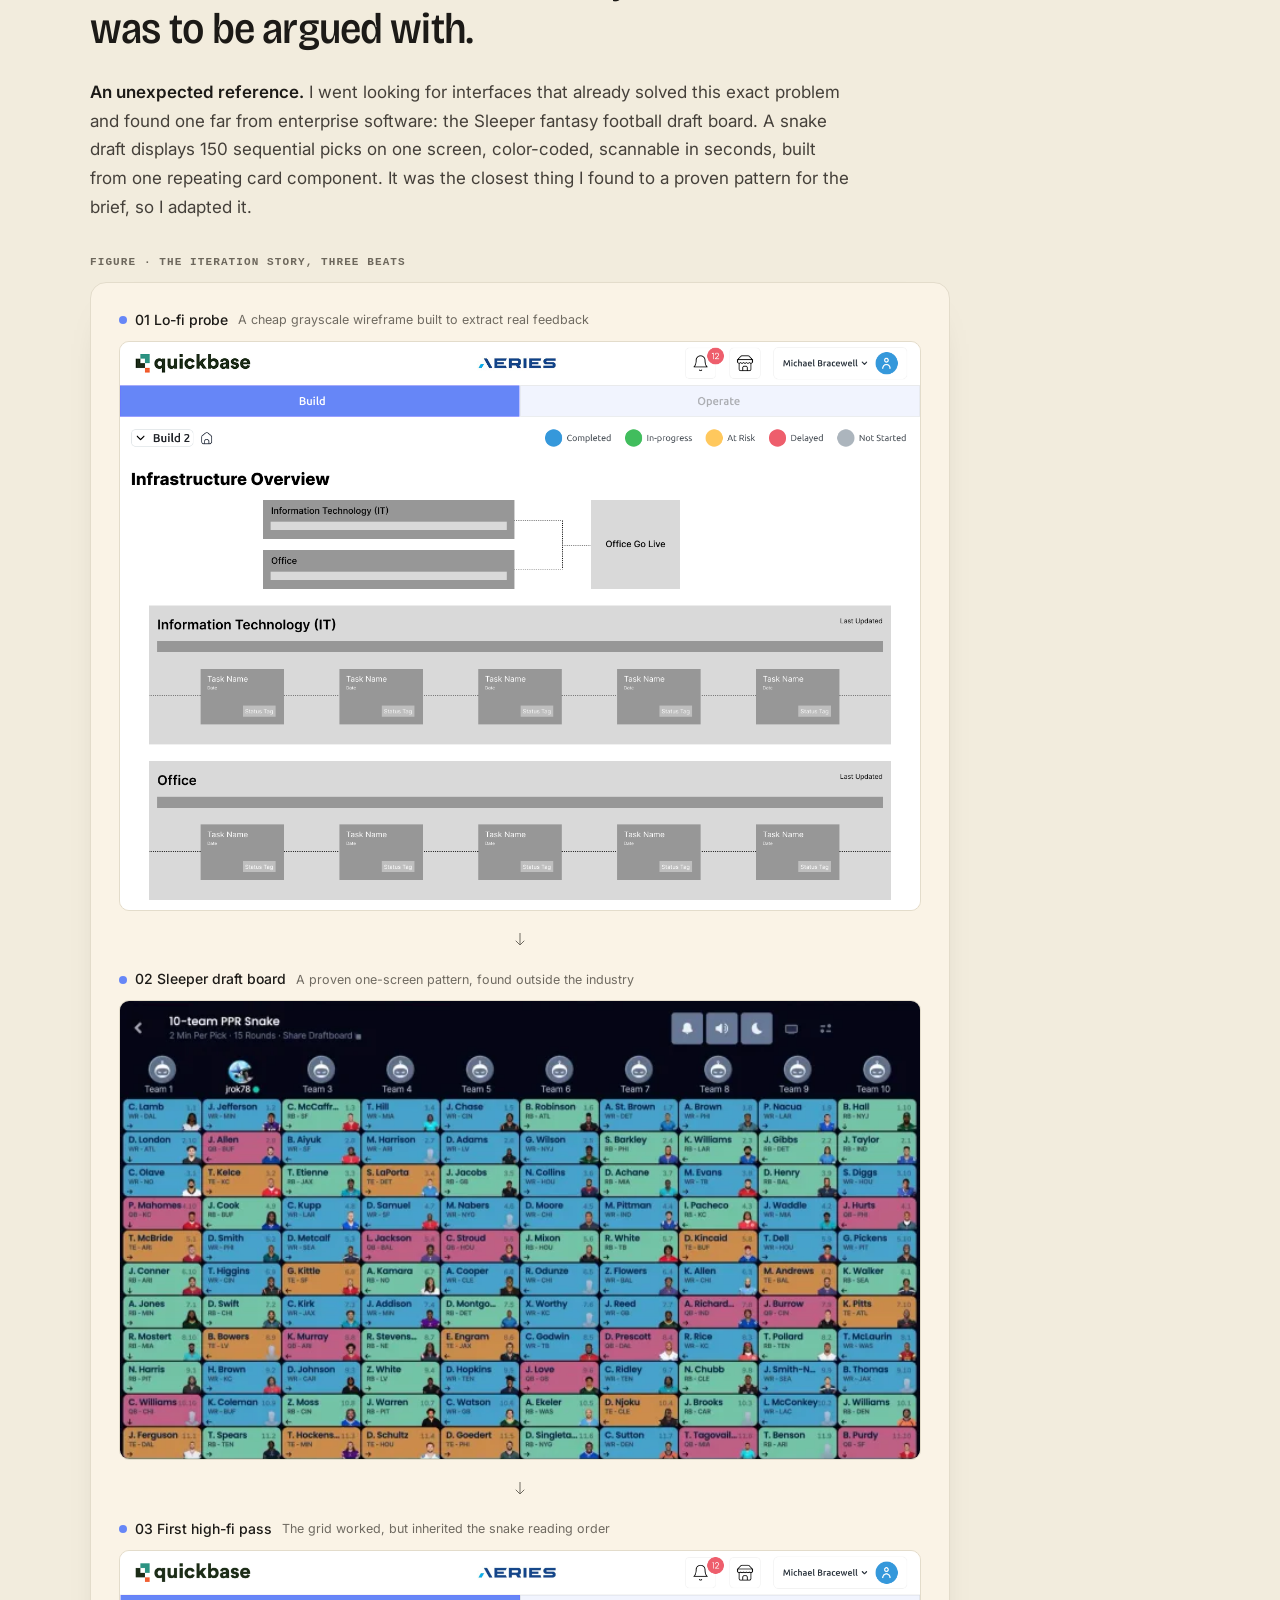
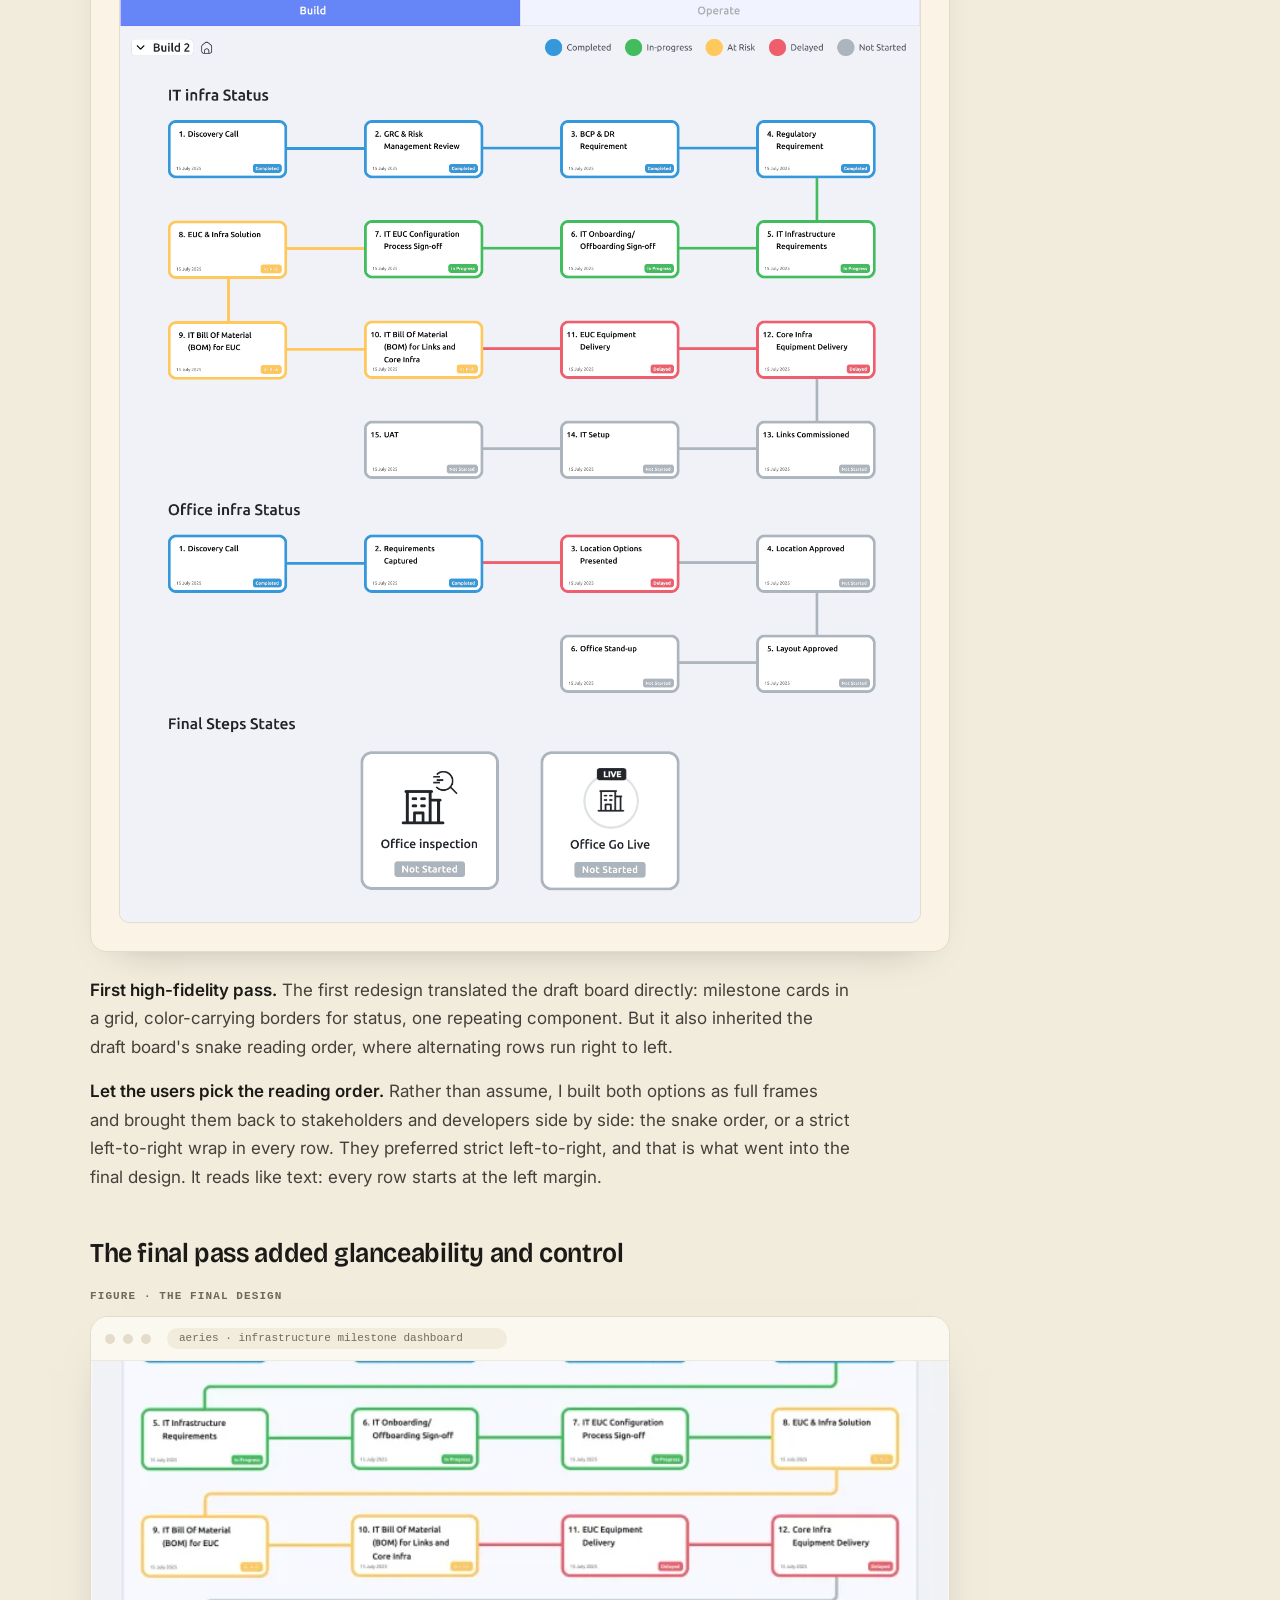
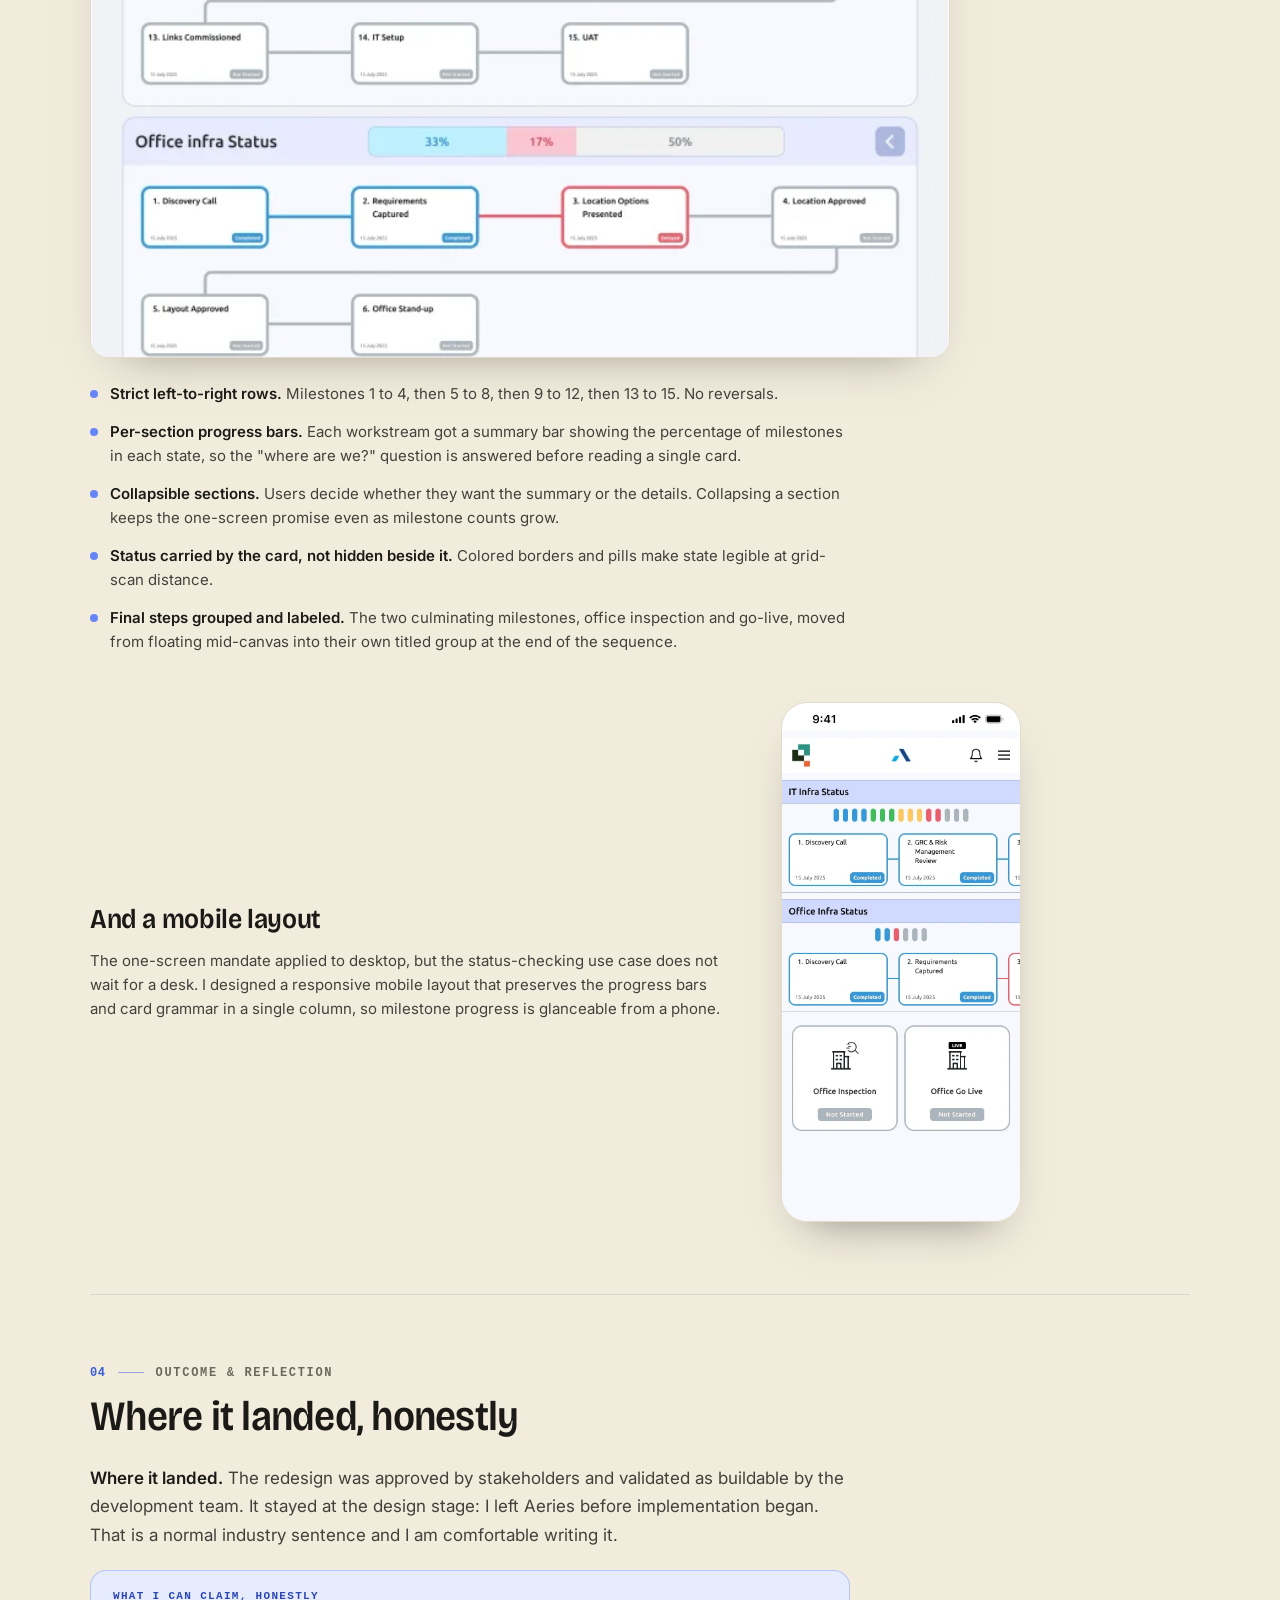
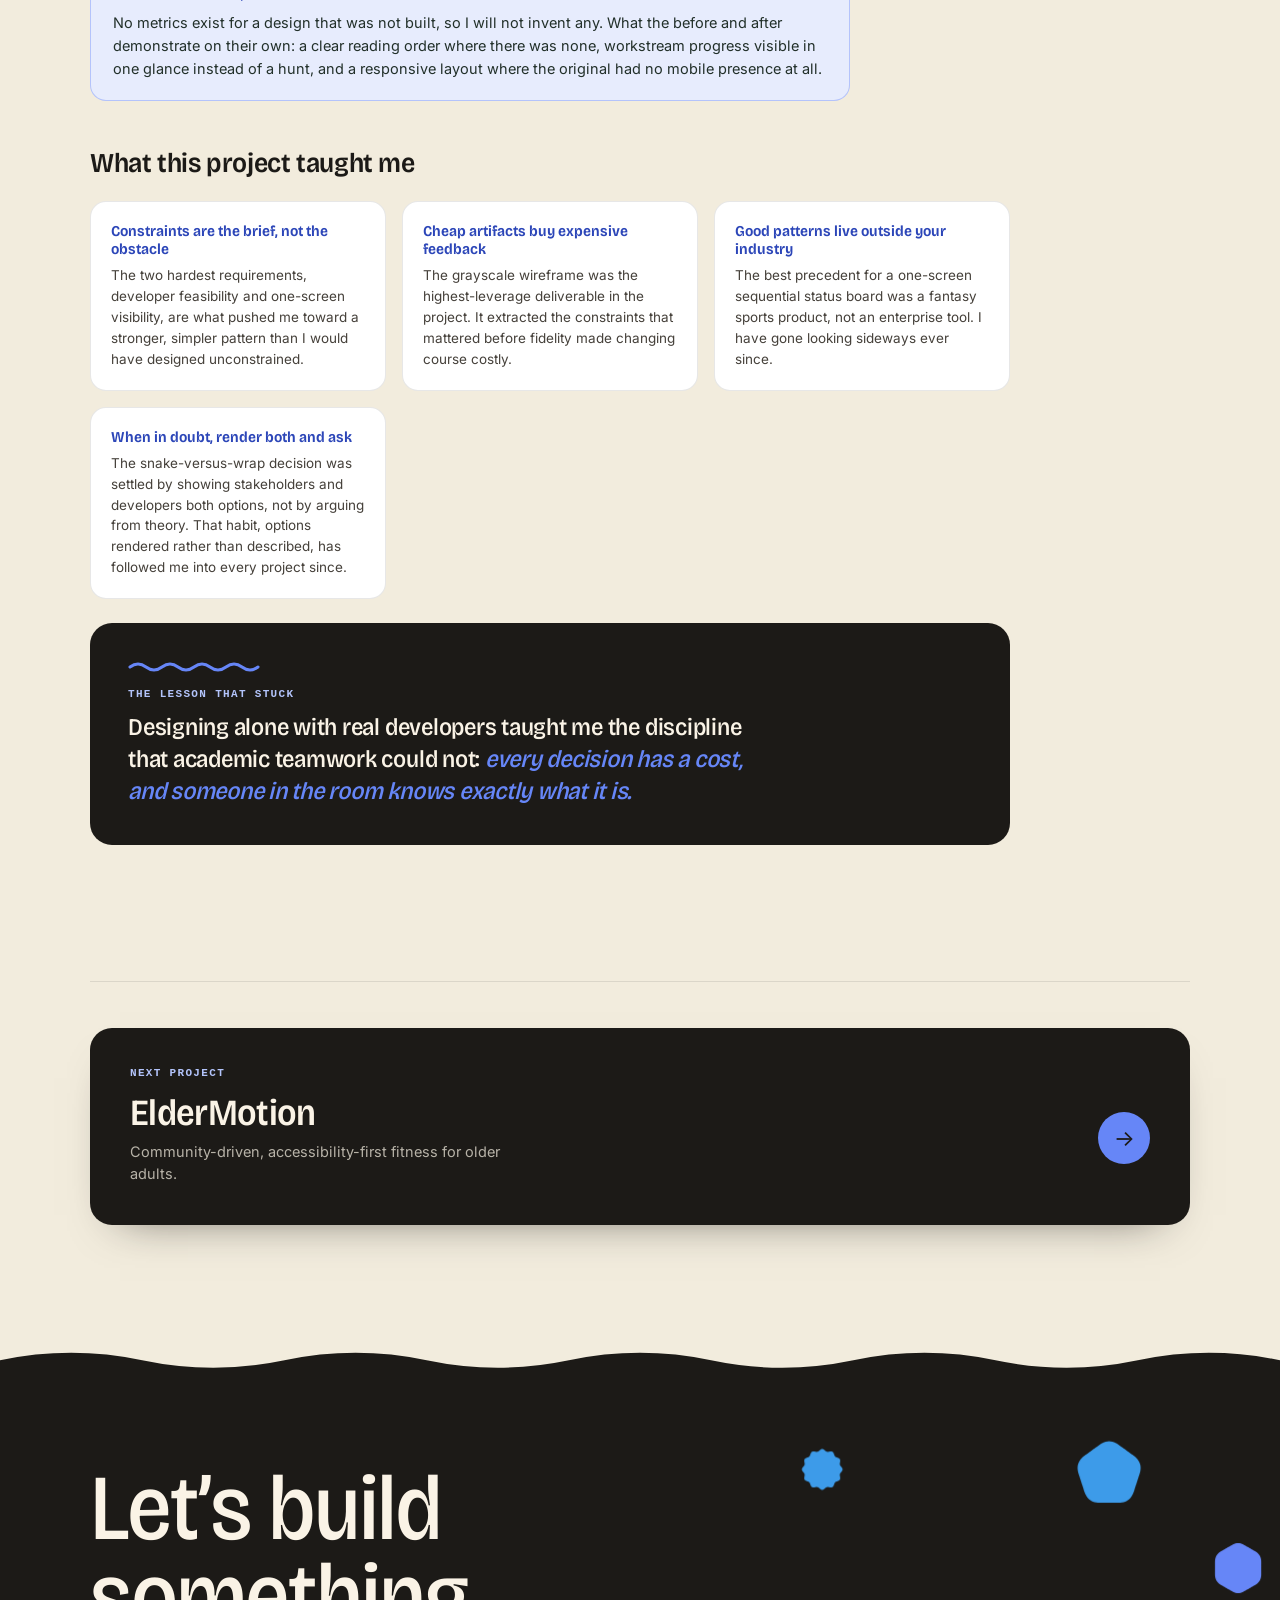
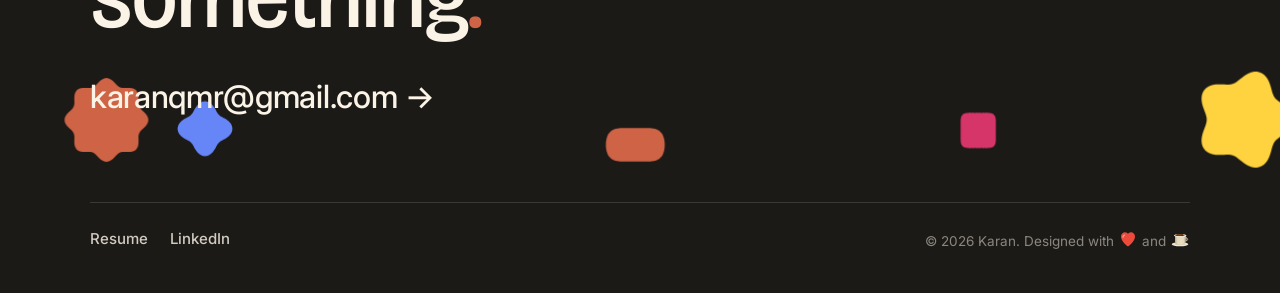
<file: aeries-case-study.html>
<!DOCTYPE html>
<html lang="en">
<head>
<meta charset="utf-8">
<meta name="viewport" content="width=device-width, initial-scale=1">
<script>(function(){try{var t=localStorage.getItem("theme");document.documentElement.setAttribute("data-theme",t==="dark"?"dark":"light");}catch(e){document.documentElement.setAttribute("data-theme","light");}})();</script>
<!-- Google Analytics (GA4) -->
<script async src="https://www.googletagmanager.com/gtag/js?id=G-MG99PZXCXY"></script>
<script>window.dataLayer=window.dataLayer||[];function gtag(){dataLayer.push(arguments);}gtag('js',new Date());gtag('config','G-MG99PZXCXY');</script>
<meta name="theme-color" content="#f2ecdd">
<!-- TODO(karan): D1 default applied. Confirm "Aeries Milestone Dashboard" is the name you want everywhere. -->
<title>Aeries Milestone Dashboard · Karan, UX designer</title>
<meta name="description" content="A solo redesign of Aeries Technologies' internal infrastructure milestone dashboard: one clear reading order, glanceable progress, and a mobile layout. UX case study by Karan.">
<meta property="og:title" content="Aeries Milestone Dashboard · Karan, UX designer">
<meta property="og:description" content="A solo redesign of an internal milestone dashboard, shaped by real developer constraints.">
<link rel="preconnect" href="https://fonts.googleapis.com">
<link rel="preconnect" href="https://fonts.gstatic.com" crossorigin>
<link href="https://fonts.googleapis.com/css2?family=Bricolage+Grotesque:opsz,wdth,wght@12..96,75..100,200..800&family=Inter:wght@400;500&display=swap" rel="stylesheet">
<link rel="stylesheet" href="css/style.css?v=28">
<link rel="icon" type="image/svg+xml" href="assets/favicon-aeries.svg">
<link rel="alternate icon" href="assets/favicon-aeries.png">
<link rel="apple-touch-icon" href="assets/apple-touch-icon.png">
<style>
  ::selection{ background:#6686F7; color:#1c1a17; }
  section[id]{ scroll-margin-top:24px; }
  [data-sidenav]{ display:flex; }
  @media (max-width:1439px){ [data-sidenav]{ display:none !important; } }

  .hov-navlink{ position:relative; }
  .hov-navlink::after{ content:""; position:absolute; left:0; right:0; bottom:-4px; height:2px; background:currentColor; border-radius:2px; transform:scaleX(0); transform-origin:right center; transition:transform .38s cubic-bezier(0.34,1.56,0.64,1); }
  .hov-navlink:hover, .hov-navlink:focus-visible{ opacity:1 !important; }
  .hov-navlink:hover::after, .hov-navlink:focus-visible::after{ transform:scaleX(1); transform-origin:left center; }
  .hov-accent:hover, .hov-accent:focus-visible{ color:#ce6346 !important; }
  .hov-figma:hover, .hov-figma:focus-visible{ transform:scale(1.04); background:#3452cf !important; }
  .hov-totop:hover, .hov-totop:focus-visible{ transform:scale(1.08); border-radius:44% 56% 56% 44% / 56% 44% 58% 42%; background:#3452cf !important; }
  .hov-lift:hover, .hov-lift:focus-visible{ transform:translateY(-4px); }
</style>
</head>
<body>

<div style="min-height:100vh;background:#f2ecdd;color:#1c1a17;font-family:'Inter',system-ui,sans-serif;-webkit-font-smoothing:antialiased;overflow-x:hidden;">

  <a class="skip-link" href="#main-content">Skip to content</a>

  <nav style="max-width:1180px;margin:0 auto;padding:22px clamp(20px,5vw,40px);display:flex;align-items:center;justify-content:space-between;gap:16px;">
    <a href="index.html" aria-label="karan, home" style="font-family:'Bricolage Grotesque',sans-serif;font-size:23px;font-variation-settings:'opsz' 16,'wght' 650,'wdth' 92;color:#1c1a17;text-decoration:none;letter-spacing:-0.01em;">karan<span style="color:#6686F7">.</span></a>
    <div style="display:flex;align-items:center;gap:clamp(16px,3vw,28px);">
      <a href="index.html#work" style="color:#1c1a17;font:500 15px/1 'Inter',sans-serif;text-decoration:none;opacity:0.78;transition:opacity .2s ease;" class="hov-navlink">Work</a>
      <a href="about.html" style="color:#1c1a17;font:500 15px/1 'Inter',sans-serif;text-decoration:none;opacity:0.78;transition:opacity .2s ease;" class="hov-navlink">About</a>
      <a href="https://drive.google.com/file/d/17IT0uRKgggiwDkknbSD-YRlce37ex7aA/view?usp=drivesdk" target="_blank" rel="noopener" aria-label="Resume (opens in new tab)" style="color:#1c1a17;font:500 15px/1 'Inter',sans-serif;text-decoration:none;opacity:0.78;transition:opacity .2s ease;" class="hov-navlink">Resume</a>
    </div>
  </nav>

  <nav data-sidenav data-active-color="#3a5fd9" data-idle-color="#9a9080" data-dot-idle="#d6cdb9" aria-label="Sections" style="position:fixed;left:26px;top:50%;transform:translateY(-50%);z-index:60;flex-direction:column;gap:1px;transition:opacity .3s ease,visibility .3s ease;">
    <a href="#overview" data-sidelink="overview" style="display:flex;align-items:center;gap:11px;padding:7px 9px;border-radius:8px;font:600 13.5px/1.2 'Inter',sans-serif;color:#9a9080;text-decoration:none;transition:color .2s ease;"><span data-sidedot="" style="width:18px;height:2px;border-radius:2px;background:#d6cdb9;transition:all .25s ease;"></span>Overview</a>
    <a href="#context" data-sidelink="context" style="display:flex;align-items:center;gap:11px;padding:7px 9px;border-radius:8px;font:600 13.5px/1.2 'Inter',sans-serif;color:#9a9080;text-decoration:none;transition:color .2s ease;"><span data-sidedot="" style="width:18px;height:2px;border-radius:2px;background:#d6cdb9;transition:all .25s ease;"></span>Context</a>
    <a href="#design" data-sidelink="design" style="display:flex;align-items:center;gap:11px;padding:7px 9px;border-radius:8px;font:600 13.5px/1.2 'Inter',sans-serif;color:#9a9080;text-decoration:none;transition:color .2s ease;"><span data-sidedot="" style="width:18px;height:2px;border-radius:2px;background:#d6cdb9;transition:all .25s ease;"></span>Design</a>
    <a href="#outcome" data-sidelink="outcome" style="display:flex;align-items:center;gap:11px;padding:7px 9px;border-radius:8px;font:600 13.5px/1.2 'Inter',sans-serif;color:#9a9080;text-decoration:none;transition:color .2s ease;"><span data-sidedot="" style="width:18px;height:2px;border-radius:2px;background:#d6cdb9;transition:all .25s ease;"></span>Outcome</a>
    <a href="#next" data-sidelink="next" style="display:flex;align-items:center;gap:11px;padding:7px 9px;border-radius:8px;font:600 13.5px/1.2 'Inter',sans-serif;color:#9a9080;text-decoration:none;transition:color .2s ease;"><span data-sidedot="" style="width:18px;height:2px;border-radius:2px;background:#d6cdb9;transition:all .25s ease;"></span>Next</a>
  </nav>

  <div id="main-content" tabindex="-1" style="max-width:1180px;margin:0 auto;padding:0 clamp(20px,5vw,40px);outline:none;">

    <!-- HERO -->
    <section id="top" data-screen-label="Hero" style="padding:clamp(20px,4vw,48px) 0 clamp(36px,5vw,60px);display:flex;flex-wrap:wrap;gap:clamp(32px,6vw,64px);align-items:center;">
      <div style="flex:1 1 420px;min-width:280px;">
        <div data-reveal="" style="display:flex;flex-wrap:wrap;align-items:center;gap:9px;margin-bottom:22px;">
          <span style="font:600 11.5px/1 ui-monospace,Menlo,monospace;letter-spacing:0.1em;color:#2c46b8;background:#e7ecfd;border:1px solid rgba(102,134,247,0.4);padding:7px 12px;border-radius:999px;">Industry work</span>
        </div>
        <h1 data-reveal="" style="margin:0;font-family:'Bricolage Grotesque',sans-serif;font-size:clamp(2.8rem,7vw,5.2rem);line-height:0.94;letter-spacing:-0.028em;font-variation-settings:'opsz' 60,'wght' 560,'wdth' 88;">Untangling a serpentine timeline</h1>
        <p data-reveal="" style="margin:22px 0 0;font-family:'Bricolage Grotesque',sans-serif;font-size:clamp(1.2rem,2.4vw,1.6rem);line-height:1.24;letter-spacing:-0.012em;font-variation-settings:'opsz' 24,'wght' 480,'wdth' 92;color:#2b2721;max-width:28ch;">Redesigning an infrastructure milestone dashboard for Aeries Technologies as the only designer in the room.</p>
        <p data-reveal="" style="margin:20px 0 0;font:400 clamp(15.5px,1.8vw,17px)/1.6 'Inter',sans-serif;color:#524c43;max-width:48ch;">Inside real engineering and stakeholder constraints: buildable by the existing dev team, and everything visible on one screen.</p>
        <div data-reveal="" style="margin-top:26px;display:flex;flex-wrap:wrap;gap:14px;align-items:center;">
          <a href="https://www.figma.com/proto/ti9e8nYBV9K3ah84zO17pD/GCC-Dashboard?node-id=296-883&amp;viewport=872%2C471%2C0.26&amp;t=wejv0F46HYY2iMfA-1&amp;scaling=scale-down&amp;content-scaling=responsive&amp;starting-point-node-id=296%3A883&amp;show-proto-sidebar=1&amp;page-id=296%3A882" target="_blank" rel="noopener" style="display:inline-flex;align-items:center;gap:10px;padding:14px 24px;border-radius:999px;background:#2c46b8;color:#eef2fd;font:600 15px/1 'Inter',sans-serif;text-decoration:none;box-shadow:0 12px 26px -14px rgba(44,70,184,0.7);transition:transform .3s cubic-bezier(0.34,1.56,0.64,1),background .25s ease;" class="hov-figma">▶ View the working Figma prototype</a>
        </div>
      </div>
      <div data-reveal="" style="flex:1 1 400px;min-width:300px;">
        <div style="background:#ffffff;border:1px solid #e3dccb;border-radius:18px;overflow:hidden;box-shadow:0 30px 60px -34px rgba(28,26,23,0.5);">
          <div style="display:flex;align-items:center;gap:8px;padding:11px 14px;border-bottom:1px solid #efe9da;background:#fbf8f0;">
            <span style="width:10px;height:10px;border-radius:50%;background:#e3dccb;"></span>
            <span style="width:10px;height:10px;border-radius:50%;background:#e3dccb;"></span>
            <span style="width:10px;height:10px;border-radius:50%;background:#e3dccb;"></span>
            <span style="flex:1 1 auto;max-width:340px;margin-left:8px;background:#f2ecdd;border-radius:999px;padding:5px 12px;font:500 11px/1 ui-monospace,Menlo,monospace;color:#6f6a61;white-space:nowrap;overflow:hidden;text-overflow:ellipsis;">aeries · infrastructure milestone dashboard</span>
          </div>
          <img src="assets/slots/ae-cover.webp" srcset="assets/slots/ae-cover-700.webp 700w, assets/slots/ae-cover.webp 1442w" sizes="(max-width: 760px) calc(100vw - 40px), 508px" alt="The redesigned milestone dashboard: workstream sections with progress bars and a left-to-right milestone card grid" width="1442" height="1967" style="width:100%;display:block;aspect-ratio:1440/1000;object-fit:cover;">
        </div>
      </div>
    </section>

    <!-- FACTS -->
    <section style="padding:0 0 clamp(20px,3vw,32px);">
      <div data-reveal="" style="background:#ffffff;border:1px solid rgba(28,26,23,0.1);border-radius:20px;padding:clamp(20px,3vw,28px);box-shadow:0 1px 0 rgba(28,26,23,0.03),0 16px 36px -30px rgba(28,26,23,0.4);display:grid;grid-template-columns:repeat(auto-fit,minmax(150px,1fr));gap:24px 36px;align-items:start;">
        <div><div style="font:600 10.5px/1 ui-monospace,Menlo,monospace;letter-spacing:0.1em;text-transform:uppercase;color:#7a7263;margin-bottom:7px;">Role</div><div style="font:500 14.5px/1.4 'Inter',sans-serif;color:#1c1a17;">Product designer · Sole designer</div></div>
        <div><div style="font:600 10.5px/1 ui-monospace,Menlo,monospace;letter-spacing:0.1em;text-transform:uppercase;color:#7a7263;margin-bottom:7px;">Team</div><div style="font:500 14.5px/1.45 'Inter',sans-serif;color:#1c1a17;">Solo, embedded with developers and PMs</div></div>
        <div><div style="font:600 10.5px/1 ui-monospace,Menlo,monospace;letter-spacing:0.1em;text-transform:uppercase;color:#7a7263;margin-bottom:7px;">Timeline</div><div style="font:500 14.5px/1.4 'Inter',sans-serif;color:#1c1a17;">5 weeks</div></div>
        <div><div style="font:600 10.5px/1 ui-monospace,Menlo,monospace;letter-spacing:0.1em;text-transform:uppercase;color:#7a7263;margin-bottom:7px;">Tools</div><div style="font:500 14.5px/1.45 'Inter',sans-serif;color:#1c1a17;">Figma · Quickbase</div></div>
      </div>
    </section>

    <!-- 1 · OVERVIEW -->
    <section id="overview" data-screen-label="Overview" style="padding:clamp(40px,6vw,72px) 0;border-top:1px solid rgba(28,26,23,0.1);">
      <div data-reveal="" style="display:flex;align-items:center;gap:12px;">
        <span style="font:700 12px/1 ui-monospace,Menlo,monospace;color:#3a5fd9;letter-spacing:0.05em;">01</span>
        <span style="height:1px;width:26px;background:rgba(58,95,217,0.5);"></span>
        <span style="font:600 12px/1 ui-monospace,Menlo,monospace;letter-spacing:0.14em;text-transform:uppercase;color:#7a7263;">Overview</span>
      </div>
      <h2 data-reveal="" style="margin:16px 0 0;font-family:'Bricolage Grotesque',sans-serif;font-size:clamp(1.8rem,3.6vw,2.6rem);font-variation-settings:'opsz' 30,'wght' 580,'wdth' 90;letter-spacing:-0.018em;line-height:1.04;max-width:22ch;">The short version</h2>

      <div style="max-width:760px;">
        <p data-reveal="" style="margin:26px 0 0;font:400 clamp(15.5px,1.8vw,17px)/1.68 'Inter',sans-serif;color:#45403a;">Aeries Technologies used a Quickbase-based internal dashboard to track IT and office infrastructure milestones for client site launches. The original layout forced a serpentine reading path: down one column, across, then back up another. I redesigned it as a left-to-right milestone grid inspired by an unexpected source, a fantasy football draft board, then refined it through direct developer and stakeholder feedback. The redesign stayed within the constraints that mattered: buildable by the existing dev team, and everything visible on one screen.</p>

        <div data-reveal="" style="margin-top:22px;background:#e7ecfd;border:1px solid rgba(102,134,247,0.4);border-radius:16px;padding:20px 22px;">
          <div style="font:700 11px/1 ui-monospace,Menlo,monospace;letter-spacing:0.12em;text-transform:uppercase;color:#2c46b8;margin-bottom:9px;">My contribution</div>
          <p style="margin:0;font:400 14.5px/1.6 'Inter',sans-serif;color:#22302a;">Everything design: audit, wireframes, market research, high-fidelity redesign, mobile layout, and two rounds of stakeholder and developer review.</p>
        </div>

        <ul data-reveal="" style="margin:22px 0 0;padding:0;list-style:none;display:flex;flex-direction:column;gap:12px;">
          <li style="display:flex;gap:12px;align-items:flex-start;font:400 14.5px/1.5 'Inter',sans-serif;color:#45403a;"><span style="flex:0 0 auto;width:22px;height:22px;border-radius:50%;background:#6686F7;display:flex;align-items:center;justify-content:center;margin-top:1px;"><svg width="12" height="12" viewBox="0 0 24 24" fill="none" aria-hidden="true"><path d="M5 12.5 L10 17.5 L19 6.5" stroke="#ffffff" stroke-width="2.6" stroke-linecap="round" stroke-linejoin="round"></path></svg></span>Redesigned desktop dashboard</li>
          <li style="display:flex;gap:12px;align-items:flex-start;font:400 14.5px/1.5 'Inter',sans-serif;color:#45403a;"><span style="flex:0 0 auto;width:22px;height:22px;border-radius:50%;background:#6686F7;display:flex;align-items:center;justify-content:center;margin-top:1px;"><svg width="12" height="12" viewBox="0 0 24 24" fill="none" aria-hidden="true"><path d="M5 12.5 L10 17.5 L19 6.5" stroke="#ffffff" stroke-width="2.6" stroke-linecap="round" stroke-linejoin="round"></path></svg></span>Responsive mobile layout</li>
          <li style="display:flex;gap:12px;align-items:flex-start;font:400 14.5px/1.5 'Inter',sans-serif;color:#45403a;"><span style="flex:0 0 auto;width:22px;height:22px;border-radius:50%;background:#6686F7;display:flex;align-items:center;justify-content:center;margin-top:1px;"><svg width="12" height="12" viewBox="0 0 24 24" fill="none" aria-hidden="true"><path d="M5 12.5 L10 17.5 L19 6.5" stroke="#ffffff" stroke-width="2.6" stroke-linecap="round" stroke-linejoin="round"></path></svg></span>High-fidelity Figma files for developer handoff</li>
        </ul>
      </div>

      <blockquote data-reveal="" style="margin:clamp(34px,5vw,52px) 0 0;">
        <div aria-hidden="true" style="font-family:'Bricolage Grotesque',sans-serif;font-size:72px;line-height:0.5;color:#6686F7;">“</div>
        <p style="margin:8px 0 0;font-family:'Bricolage Grotesque',sans-serif;font-size:clamp(1.7rem,4vw,2.7rem);line-height:1.14;letter-spacing:-0.02em;font-variation-settings:'opsz' 40,'wght' 520,'wdth' 90;color:#1c1a17;max-width:28ch;">Sole designer. Real developers. Real constraints. The design that survived them is the one worth showing.</p>
      </blockquote>
    </section>

    <!-- 2 · CONTEXT & CONSTRAINTS -->
    <section id="context" data-screen-label="Context and constraints" style="padding:clamp(40px,6vw,72px) 0;border-top:1px solid rgba(28,26,23,0.1);">
      <div data-reveal="" style="display:flex;align-items:center;gap:12px;">
        <span style="font:700 12px/1 ui-monospace,Menlo,monospace;color:#3a5fd9;letter-spacing:0.05em;">02</span>
        <span style="height:1px;width:26px;background:rgba(58,95,217,0.5);"></span>
        <span style="font:600 12px/1 ui-monospace,Menlo,monospace;letter-spacing:0.14em;text-transform:uppercase;color:#7a7263;">Context &amp; constraints</span>
      </div>
      <h2 data-reveal="" style="margin:16px 0 0;font-family:'Bricolage Grotesque',sans-serif;font-size:clamp(1.8rem,3.6vw,2.6rem);font-variation-settings:'opsz' 30,'wght' 580,'wdth' 90;letter-spacing:-0.018em;line-height:1.04;max-width:24ch;">Where are we, and what is at risk?</h2>

      <div style="max-width:760px;">
        <p data-reveal="" style="margin:26px 0 0;font:400 clamp(15.5px,1.8vw,17px)/1.68 'Inter',sans-serif;color:#45403a;"><strong style="font-weight:600;color:#1c1a17;">What the dashboard did.</strong> When Aeries stood up a new client site, two workstreams ran in parallel: IT infrastructure (fifteen milestones, from discovery call to UAT) and office infrastructure (six milestones, from discovery to office stand-up). Internal teams and stakeholders used the dashboard to answer one question quickly: where are we, and what is at risk?</p>
        <p data-reveal="" style="margin:16px 0 0;font:400 clamp(15.5px,1.8vw,17px)/1.68 'Inter',sans-serif;color:#45403a;"><strong style="font-weight:600;color:#1c1a17;">What was wrong.</strong> The original screen answered that question badly.</p>
      </div>

      <!-- VISUAL · ANNOTATED BEFORE -->
      <div data-reveal="" data-accent-lock="" style="margin-top:clamp(26px,4vw,36px);">
        <div style="display:flex;flex-wrap:wrap;align-items:baseline;gap:10px;margin-bottom:14px;"><span style="font:600 11px/1 ui-monospace,Menlo,monospace;letter-spacing:0.1em;text-transform:uppercase;color:#7a7263;">Figure · The original dashboard, annotated</span></div>
        <div style="overflow-x:auto;">
          <div style="width:100%;min-width:640px;max-width:860px;background:#faf3e6;border:1px solid #e3dccb;border-radius:16px;box-shadow:0 18px 40px -30px rgba(28,26,23,0.4);padding:clamp(18px,2.6vw,28px);">
            <div style="position:relative;width:100%;">
              <img src="assets/slots/ae-before.webp" alt="The original dashboard: two vertical milestone rails with summary cards floating between them and status scattered in small pills" width="1440" height="1747" loading="lazy" style="width:100%;display:block;border:1px solid #e3dccb;border-radius:10px;aspect-ratio:1440/1747;object-fit:cover;">
              <svg viewBox="0 0 1440 1747" aria-hidden="true" style="position:absolute;inset:0;width:100%;height:100%;pointer-events:none;">
                <circle cx="384" cy="1300" r="8" fill="#6686F7"></circle>
                <line x1="392" y1="1300" x2="745" y2="1300" stroke="#6686F7" stroke-width="1.5" stroke-dasharray="6 6"></line>
                <text x="755" y="1300" dominant-baseline="middle" font-family="Inter, sans-serif" font-size="26" font-weight="500" fill="#1c1a17">1 · Eye reads down the left rail, 15 stops</text>
                <circle cx="1055" cy="954" r="8" fill="#6686F7"></circle>
                <line x1="1055" y1="965" x2="1030" y2="1115" stroke="#6686F7" stroke-width="1.5" stroke-dasharray="6 6"></line>
                <text x="900" y="1140" dominant-baseline="middle" font-family="Inter, sans-serif" font-size="26" font-weight="500" fill="#1c1a17">2 · Jump across, read down again</text>
                <circle cx="721" cy="344" r="8" fill="#6686F7"></circle>
                <line x1="721" y1="336" x2="715" y2="300" stroke="#6686F7" stroke-width="1.5" stroke-dasharray="6 6"></line>
                <text x="460" y="285" dominant-baseline="middle" font-family="Inter, sans-serif" font-size="26" font-weight="500" fill="#1c1a17">3 · Summary cards float mid-canvas</text>
                <circle cx="265" cy="1554" r="8" fill="#6686F7"></circle>
                <line x1="320" y1="1554" x2="745" y2="1554" stroke="#6686F7" stroke-width="1.5" stroke-dasharray="6 6"></line>
                <text x="755" y="1554" dominant-baseline="middle" font-family="Inter, sans-serif" font-size="26" font-weight="500" fill="#1c1a17">4 · Status hides in scattered pills</text>
              </svg>
            </div>
          </div>
        </div>
      </div>

      <div style="max-width:760px;">
        <ul data-reveal="" style="margin:24px 0 0;padding:0;list-style:none;display:flex;flex-direction:column;gap:14px;">
          <li style="display:flex;gap:12px;align-items:flex-start;font:400 15px/1.6 'Inter',sans-serif;color:#45403a;"><span style="flex:0 0 auto;width:8px;height:8px;border-radius:50%;background:#6686F7;margin-top:8px;"></span><span><strong style="font-weight:600;color:#1c1a17;">A serpentine reading path.</strong> The IT timeline ran down the left rail, the office timeline ran down the right, and two summary cards floated in the middle with ambiguous connector lines. The eye traveled down, across, and back up with no natural start or end.</span></li>
          <li style="display:flex;gap:12px;align-items:flex-start;font:400 15px/1.6 'Inter',sans-serif;color:#45403a;"><span style="flex:0 0 auto;width:8px;height:8px;border-radius:50%;background:#6686F7;margin-top:8px;"></span><span><strong style="font-weight:600;color:#1c1a17;">Status you had to hunt for.</strong> Progress lived in small pills scattered along both rails. There was no way to see at a glance how far along either workstream was.</span></li>
          <li style="display:flex;gap:12px;align-items:flex-start;font:400 15px/1.6 'Inter',sans-serif;color:#45403a;"><span style="flex:0 0 auto;width:8px;height:8px;border-radius:50%;background:#6686F7;margin-top:8px;"></span><span><strong style="font-weight:600;color:#1c1a17;">Desktop only.</strong> The layout had no responsive behavior, so checking progress meant being at a desk.</span></li>
        </ul>

        <p data-reveal="" style="margin:24px 0 0;font:400 clamp(15.5px,1.8vw,17px)/1.68 'Inter',sans-serif;color:#45403a;"><strong style="font-weight:600;color:#1c1a17;">The constraints that shaped everything.</strong> This was not a blank canvas. Three limits defined the work, and they came from people, not a rubric:</p>

        <ol data-reveal="" style="margin:18px 0 0;padding:0;list-style:none;display:flex;flex-direction:column;gap:13px;counter-reset:none;">
          <li style="display:flex;gap:13px;align-items:flex-start;font:400 15px/1.6 'Inter',sans-serif;color:#45403a;"><span style="flex:0 0 auto;width:24px;height:24px;border-radius:8px;background:#6686F7;color:#1c1a17;display:flex;align-items:center;justify-content:center;font:700 12.5px/1 'Inter',sans-serif;margin-top:1px;">1</span><span><strong style="font-weight:600;color:#1c1a17;">The existing Quickbase system.</strong> The redesign had to live inside the platform the tool was already built on.</span></li>
          <li style="display:flex;gap:13px;align-items:flex-start;font:400 15px/1.6 'Inter',sans-serif;color:#45403a;"><span style="flex:0 0 auto;width:24px;height:24px;border-radius:8px;background:#6686F7;color:#1c1a17;display:flex;align-items:center;justify-content:center;font:700 12.5px/1 'Inter',sans-serif;margin-top:1px;">2</span><span><strong style="font-weight:600;color:#1c1a17;">Developer feasibility.</strong> The dev team reviewed my early concepts directly and told me plainly what they could and could not build without disproportionate effort.</span></li>
          <li style="display:flex;gap:13px;align-items:flex-start;font:400 15px/1.6 'Inter',sans-serif;color:#45403a;"><span style="flex:0 0 auto;width:24px;height:24px;border-radius:8px;background:#6686F7;color:#1c1a17;display:flex;align-items:center;justify-content:center;font:700 12.5px/1 'Inter',sans-serif;margin-top:1px;">3</span><span><strong style="font-weight:600;color:#1c1a17;">One screen, no navigation.</strong> Stakeholders wanted the full picture without clicking through to secondary pages. Progressive disclosure by navigation was off the table.</span></li>
        </ol>
      </div>

      <!-- VISUAL · CONSTRAINT-TO-RESPONSE DIAGRAM -->
      <div data-reveal="" data-accent-lock="" style="margin-top:clamp(24px,3.5vw,34px);">
        <div style="overflow-x:auto;">
          <div style="width:100%;min-width:640px;max-width:820px;background:#ffffff;border:1px solid #e3dccb;border-radius:12px;padding:clamp(20px,2.8vw,28px) clamp(20px,3vw,30px);">
            <div style="font:500 14px/1 'Inter',sans-serif;color:#1c1a17;">Three constraints, three responses</div>
            <div style="margin-top:20px;display:flex;flex-direction:column;gap:18px;">
              <div style="display:flex;align-items:center;gap:14px;">
                <span style="flex:0 0 auto;width:8px;height:8px;border-radius:50%;background:#6686F7;"></span>
                <span style="font:500 14px/1.3 'Inter',sans-serif;color:#1c1a17;">Existing Quickbase system <span style="font:400 12px/1.3 'Inter',sans-serif;color:#6f6a61;">&nbsp;·&nbsp; platform already in place</span></span>
                <span style="margin-left:auto;flex:0 0 auto;height:26px;border-radius:13px;background:#6686F7;color:#1c1a17;display:inline-flex;align-items:center;padding:0 12px;font:500 12px/1 'Inter',sans-serif;white-space:nowrap;">Worked within it</span>
              </div>
              <div style="display:flex;align-items:center;gap:14px;">
                <span style="flex:0 0 auto;width:8px;height:8px;border-radius:50%;background:#6686F7;"></span>
                <span style="font:500 14px/1.3 'Inter',sans-serif;color:#1c1a17;">Developer feasibility <span style="font:400 12px/1.3 'Inter',sans-serif;color:#6f6a61;">&nbsp;·&nbsp; devs reviewed concepts directly</span></span>
                <span style="margin-left:auto;flex:0 0 auto;height:26px;border-radius:13px;background:#6686F7;color:#1c1a17;display:inline-flex;align-items:center;padding:0 12px;font:500 12px/1 'Inter',sans-serif;white-space:nowrap;">One repeating component</span>
              </div>
              <div style="display:flex;align-items:center;gap:14px;">
                <span style="flex:0 0 auto;width:8px;height:8px;border-radius:50%;background:#6686F7;"></span>
                <span style="font:500 14px/1.3 'Inter',sans-serif;color:#1c1a17;">One screen, no navigation <span style="font:400 12px/1.3 'Inter',sans-serif;color:#6f6a61;">&nbsp;·&nbsp; stakeholder mandate</span></span>
                <span style="margin-left:auto;flex:0 0 auto;height:26px;border-radius:13px;background:#6686F7;color:#1c1a17;display:inline-flex;align-items:center;padding:0 12px;font:500 12px/1 'Inter',sans-serif;white-space:nowrap;">Collapsible one-page grid</span>
              </div>
            </div>
          </div>
        </div>
      </div>

      <div style="max-width:760px;">
        <p data-reveal="" style="margin:24px 0 0;font:400 clamp(15.5px,1.8vw,17px)/1.68 'Inter',sans-serif;color:#45403a;"><strong style="font-weight:600;color:#1c1a17;">I was the only designer.</strong> No design team to workshop with, no design system to lean on. Every review was with developers, PMs, and stakeholders, which meant every design argument had to be made in their terms: buildability, visibility, and speed to answer.</p>
      </div>
    </section>

    <!-- 3 · DESIGN & KEY DECISIONS -->
    <section id="design" data-screen-label="Design and key decisions" style="padding:clamp(40px,6vw,72px) 0;border-top:1px solid rgba(28,26,23,0.1);">
      <div data-reveal="" style="display:flex;align-items:center;gap:12px;">
        <span style="font:700 12px/1 ui-monospace,Menlo,monospace;color:#3a5fd9;letter-spacing:0.05em;">03</span>
        <span style="height:1px;width:26px;background:rgba(58,95,217,0.5);"></span>
        <span style="font:600 12px/1 ui-monospace,Menlo,monospace;letter-spacing:0.14em;text-transform:uppercase;color:#7a7263;">Design &amp; key decisions</span>
      </div>
      <h2 data-reveal="" style="margin:16px 0 0;font-family:'Bricolage Grotesque',sans-serif;font-size:clamp(1.8rem,3.6vw,2.6rem);font-variation-settings:'opsz' 30,'wght' 580,'wdth' 90;letter-spacing:-0.018em;line-height:1.04;max-width:24ch;">From serpentine to draft board</h2>

      <div style="max-width:760px;">
        <p data-reveal="" style="margin:26px 0 0;font:400 clamp(15.5px,1.8vw,17px)/1.68 'Inter',sans-serif;color:#45403a;"><strong style="font-weight:600;color:#1c1a17;">Start cheap on purpose.</strong> My first move was a deliberately low-fidelity grayscale wireframe. The goal was to get a structural reaction from stakeholders before investing in polish. The wireframe made the two big bets early: rotate the timelines from vertical to horizontal, and add per-section progress bars for at-a-glance status.</p>
        <p data-reveal="" style="margin:16px 0 0;font:400 clamp(15.5px,1.8vw,17px)/1.68 'Inter',sans-serif;color:#45403a;"><strong style="font-weight:600;color:#1c1a17;">The feedback that redirected me.</strong> The lo-fi worked exactly as intended: it surfaced the real constraints cheaply. Developers flagged that parts of the concept would be hard to build. Stakeholders added the requirement that everything stay on one screen with no navigation. That feedback killed some directions and sharpened the brief into something precise: a long sequential process, fully visible on one page, built from components the team could actually ship.</p>
      </div>

      <blockquote data-reveal="" style="margin:clamp(30px,4vw,44px) 0 0;">
        <div aria-hidden="true" style="font-family:'Bricolage Grotesque',sans-serif;font-size:72px;line-height:0.5;color:#6686F7;">“</div>
        <p style="margin:8px 0 0;font-family:'Bricolage Grotesque',sans-serif;font-size:clamp(1.7rem,4vw,2.7rem);line-height:1.14;letter-spacing:-0.02em;font-variation-settings:'opsz' 40,'wght' 520,'wdth' 90;color:#1c1a17;max-width:26ch;">The lo-fi wireframe cost me a few hours and saved me weeks. Its job was to be argued with.</p>
      </blockquote>

      <div style="max-width:760px;">
        <p data-reveal="" style="margin:24px 0 0;font:400 clamp(15.5px,1.8vw,17px)/1.68 'Inter',sans-serif;color:#45403a;"><strong style="font-weight:600;color:#1c1a17;">An unexpected reference.</strong> I went looking for interfaces that already solved this exact problem and found one far from enterprise software: the Sleeper fantasy football draft board. A snake draft displays 150 sequential picks on one screen, color-coded, scannable in seconds, built from one repeating card component. It was the closest thing I found to a proven pattern for the brief, so I adapted it.</p>
      </div>

      <!-- VISUAL · PROCESS STRIP -->
      <div data-reveal="" data-accent-lock="" style="margin-top:clamp(26px,4vw,36px);">
        <div style="display:flex;flex-wrap:wrap;align-items:baseline;gap:10px;margin-bottom:14px;"><span style="font:600 11px/1 ui-monospace,Menlo,monospace;letter-spacing:0.1em;text-transform:uppercase;color:#7a7263;">Figure · The iteration story, three beats</span></div>
        <div style="max-width:860px;background:#faf3e6;border:1px solid #e3dccb;border-radius:16px;box-shadow:0 18px 40px -30px rgba(28,26,23,0.4);padding:clamp(20px,3vw,28px);display:flex;flex-direction:column;gap:22px;">
          <div>
            <div style="display:flex;flex-wrap:wrap;align-items:baseline;gap:10px;margin-bottom:12px;"><span style="display:inline-flex;align-items:center;gap:8px;"><span style="flex:0 0 auto;width:8px;height:8px;border-radius:50%;background:#6686F7;"></span><span style="font:500 14px/1.2 'Inter',sans-serif;color:#1c1a17;">01 Lo-fi probe</span></span><span style="font:400 12.5px/1.4 'Inter',sans-serif;color:#6f6a61;">A cheap grayscale wireframe built to extract real feedback</span></div>
            <img src="assets/LowFiRAW.png" alt="Grayscale low-fidelity wireframe: horizontal milestone rows with per-section progress bars, built to collect structural feedback cheaply" width="1440" height="1024" loading="lazy" style="width:100%;display:block;border:1px solid #e3dccb;border-radius:10px;aspect-ratio:1440/1024;object-fit:cover;">
          </div>
          <div style="display:flex;justify-content:center;"><svg width="10" height="16" viewBox="0 0 10 16" fill="none" aria-hidden="true"><path d="M5 0 V11 M1 8 L5 12 L9 8" stroke="#6f6a61" stroke-width="1" stroke-linecap="round" stroke-linejoin="round"></path></svg></div>
          <div>
            <div style="display:flex;flex-wrap:wrap;align-items:baseline;gap:10px;margin-bottom:12px;"><span style="display:inline-flex;align-items:center;gap:8px;"><span style="flex:0 0 auto;width:8px;height:8px;border-radius:50%;background:#6686F7;"></span><span style="font:500 14px/1.2 'Inter',sans-serif;color:#1c1a17;">02 Sleeper draft board</span></span><span style="font:400 12.5px/1.4 'Inter',sans-serif;color:#6f6a61;">A proven one-screen pattern, found outside the industry</span></div>
            <img src="assets/slots/ae-draft.webp" srcset="assets/slots/ae-draft-700.webp 700w, assets/slots/ae-draft.webp 1400w" sizes="(max-width: 760px) calc(100vw - 80px), 802px" alt="Sleeper fantasy football draft board: 150 sequential picks on one screen, color-coded and built from one repeating card" width="1400" height="803" loading="lazy" style="width:100%;display:block;border:1px solid #e3dccb;border-radius:10px;aspect-ratio:1800/1032;object-fit:cover;">
          </div>
          <div style="display:flex;justify-content:center;"><svg width="10" height="16" viewBox="0 0 10 16" fill="none" aria-hidden="true"><path d="M5 0 V11 M1 8 L5 12 L9 8" stroke="#6f6a61" stroke-width="1" stroke-linecap="round" stroke-linejoin="round"></path></svg></div>
          <div>
            <div style="display:flex;flex-wrap:wrap;align-items:baseline;gap:10px;margin-bottom:12px;"><span style="display:inline-flex;align-items:center;gap:8px;"><span style="flex:0 0 auto;width:8px;height:8px;border-radius:50%;background:#6686F7;"></span><span style="font:500 14px/1.2 'Inter',sans-serif;color:#1c1a17;">03 First high-fi pass</span></span><span style="font:400 12.5px/1.4 'Inter',sans-serif;color:#6f6a61;">The grid worked, but inherited the snake reading order</span></div>
            <img src="assets/FirstRedesignRAW.png" alt="First high-fidelity pass: milestone cards in a grid with color-carrying borders, still using the snake reading order" width="1440" height="1747" loading="lazy" style="width:100%;display:block;border:1px solid #e3dccb;border-radius:10px;aspect-ratio:1440/1747;object-fit:cover;">
          </div>
        </div>
      </div>

      <div style="max-width:760px;">
        <p data-reveal="" style="margin:24px 0 0;font:400 clamp(15.5px,1.8vw,17px)/1.68 'Inter',sans-serif;color:#45403a;"><strong style="font-weight:600;color:#1c1a17;">First high-fidelity pass.</strong> The first redesign translated the draft board directly: milestone cards in a grid, color-carrying borders for status, one repeating component. But it also inherited the draft board's snake reading order, where alternating rows run right to left.</p>
        <p data-reveal="" style="margin:16px 0 0;font:400 clamp(15.5px,1.8vw,17px)/1.68 'Inter',sans-serif;color:#45403a;"><strong style="font-weight:600;color:#1c1a17;">Let the users pick the reading order.</strong> Rather than assume, I built both options as full frames and brought them back to stakeholders and developers side by side: the snake order, or a strict left-to-right wrap in every row. They preferred strict left-to-right, and that is what went into the final design. It reads like text: every row starts at the left margin.</p>
      </div>

      <h3 data-reveal="" style="margin:clamp(34px,4vw,46px) 0 0;font-family:'Bricolage Grotesque',sans-serif;font-size:clamp(1.3rem,2.4vw,1.7rem);font-variation-settings:'opsz' 22,'wght' 600,'wdth' 92;letter-spacing:-0.014em;">The final pass added glanceability and control</h3>

      <!-- VISUAL · FINAL DESIGN -->
      <div data-reveal="" style="margin-top:22px;">
        <div style="display:flex;flex-wrap:wrap;align-items:baseline;gap:10px;margin-bottom:14px;"><span style="font:600 11px/1 ui-monospace,Menlo,monospace;letter-spacing:0.1em;text-transform:uppercase;color:#7a7263;">Figure · The final design</span></div>
        <div style="max-width:860px;background:#ffffff;border:1px solid #e3dccb;border-radius:18px;overflow:hidden;box-shadow:0 22px 48px -32px rgba(28,26,23,0.5);">
          <div style="display:flex;align-items:center;gap:8px;padding:11px 14px;border-bottom:1px solid #efe9da;background:#fbf8f0;">
            <span style="width:10px;height:10px;border-radius:50%;background:#e3dccb;"></span>
            <span style="width:10px;height:10px;border-radius:50%;background:#e3dccb;"></span>
            <span style="width:10px;height:10px;border-radius:50%;background:#e3dccb;"></span>
            <span style="flex:1 1 auto;max-width:340px;margin-left:8px;background:#f2ecdd;border-radius:999px;padding:5px 12px;font:500 11px/1 ui-monospace,Menlo,monospace;color:#6f6a61;white-space:nowrap;overflow:hidden;text-overflow:ellipsis;">aeries · infrastructure milestone dashboard</span>
          </div>
          <img src="assets/slots/ae-final.webp" srcset="assets/slots/ae-final-700.webp 700w, assets/slots/ae-final.webp 1442w" sizes="(max-width: 760px) calc(100vw - 40px), 858px" alt="The final dashboard: strict left-to-right milestone rows, per-section progress bars, collapsible sections, and grouped final steps" width="1442" height="1967" loading="lazy" style="width:100%;display:block;aspect-ratio:1440/1000;object-fit:cover;">
        </div>
      </div>

      <div style="max-width:760px;">
        <ul data-reveal="" style="margin:24px 0 0;padding:0;list-style:none;display:flex;flex-direction:column;gap:14px;">
          <li style="display:flex;gap:12px;align-items:flex-start;font:400 15px/1.6 'Inter',sans-serif;color:#45403a;"><span style="flex:0 0 auto;width:8px;height:8px;border-radius:50%;background:#6686F7;margin-top:8px;"></span><span><strong style="font-weight:600;color:#1c1a17;">Strict left-to-right rows.</strong> Milestones 1 to 4, then 5 to 8, then 9 to 12, then 13 to 15. No reversals.</span></li>
          <li style="display:flex;gap:12px;align-items:flex-start;font:400 15px/1.6 'Inter',sans-serif;color:#45403a;"><span style="flex:0 0 auto;width:8px;height:8px;border-radius:50%;background:#6686F7;margin-top:8px;"></span><span><strong style="font-weight:600;color:#1c1a17;">Per-section progress bars.</strong> Each workstream got a summary bar showing the percentage of milestones in each state, so the "where are we?" question is answered before reading a single card.</span></li>
          <li style="display:flex;gap:12px;align-items:flex-start;font:400 15px/1.6 'Inter',sans-serif;color:#45403a;"><span style="flex:0 0 auto;width:8px;height:8px;border-radius:50%;background:#6686F7;margin-top:8px;"></span><span><strong style="font-weight:600;color:#1c1a17;">Collapsible sections.</strong> Users decide whether they want the summary or the details. Collapsing a section keeps the one-screen promise even as milestone counts grow.</span></li>
          <li style="display:flex;gap:12px;align-items:flex-start;font:400 15px/1.6 'Inter',sans-serif;color:#45403a;"><span style="flex:0 0 auto;width:8px;height:8px;border-radius:50%;background:#6686F7;margin-top:8px;"></span><span><strong style="font-weight:600;color:#1c1a17;">Status carried by the card, not hidden beside it.</strong> Colored borders and pills make state legible at grid-scan distance.</span></li>
          <li style="display:flex;gap:12px;align-items:flex-start;font:400 15px/1.6 'Inter',sans-serif;color:#45403a;"><span style="flex:0 0 auto;width:8px;height:8px;border-radius:50%;background:#6686F7;margin-top:8px;"></span><span><strong style="font-weight:600;color:#1c1a17;">Final steps grouped and labeled.</strong> The two culminating milestones, office inspection and go-live, moved from floating mid-canvas into their own titled group at the end of the sequence.</span></li>
        </ul>
      </div>

      <!-- MOBILE -->
      <div data-reveal="" style="margin-top:clamp(34px,4.5vw,48px);display:flex;flex-wrap:wrap;gap:clamp(28px,4vw,52px);align-items:center;">
        <div style="flex:1 1 380px;min-width:280px;max-width:640px;">
          <h3 style="margin:0;font-family:'Bricolage Grotesque',sans-serif;font-size:clamp(1.3rem,2.4vw,1.7rem);font-variation-settings:'opsz' 22,'wght' 600,'wdth' 92;letter-spacing:-0.014em;">And a mobile layout</h3>
          <p style="margin:14px 0 0;font:400 15px/1.62 'Inter',sans-serif;color:#45403a;">The one-screen mandate applied to desktop, but the status-checking use case does not wait for a desk. I designed a responsive mobile layout that preserves the progress bars and card grammar in a single column, so milestone progress is glanceable from a phone.</p>
        </div>
        <div style="flex:0 0 auto;">
          <img src="assets/slots/ae-mobile.webp" alt="Mobile layout: the milestone grid and progress bars restacked into a single glanceable column" width="360" height="800" loading="lazy" style="width:240px;display:block;border:1px solid #e3dccb;border-radius:26px;box-shadow:0 22px 44px -26px rgba(28,26,23,0.55);aspect-ratio:390/844;object-fit:cover;">
        </div>
      </div>
    </section>

    <!-- 4 · OUTCOME & REFLECTION -->
    <section id="outcome" data-screen-label="Outcome and reflection" style="padding:clamp(40px,6vw,72px) 0;border-top:1px solid rgba(28,26,23,0.1);">
      <div data-reveal="" style="display:flex;align-items:center;gap:12px;">
        <span style="font:700 12px/1 ui-monospace,Menlo,monospace;color:#3a5fd9;letter-spacing:0.05em;">04</span>
        <span style="height:1px;width:26px;background:rgba(58,95,217,0.5);"></span>
        <span style="font:600 12px/1 ui-monospace,Menlo,monospace;letter-spacing:0.14em;text-transform:uppercase;color:#7a7263;">Outcome &amp; reflection</span>
      </div>
      <h2 data-reveal="" style="margin:16px 0 0;font-family:'Bricolage Grotesque',sans-serif;font-size:clamp(1.8rem,3.6vw,2.6rem);font-variation-settings:'opsz' 30,'wght' 580,'wdth' 90;letter-spacing:-0.018em;line-height:1.04;max-width:22ch;">Where it landed, honestly</h2>

      <div style="max-width:760px;">
        <p data-reveal="" style="margin:26px 0 0;font:400 clamp(15.5px,1.8vw,17px)/1.68 'Inter',sans-serif;color:#45403a;"><strong style="font-weight:600;color:#1c1a17;">Where it landed.</strong> The redesign was approved by stakeholders and validated as buildable by the development team. It stayed at the design stage: I left Aeries before implementation began. That is a normal industry sentence and I am comfortable writing it.</p>

        <div data-reveal="" style="margin-top:20px;background:#e7ecfd;border:1px solid rgba(102,134,247,0.4);border-radius:16px;padding:20px 22px;">
          <div style="font:700 11px/1 ui-monospace,Menlo,monospace;letter-spacing:0.12em;text-transform:uppercase;color:#2c46b8;margin-bottom:9px;">What I can claim, honestly</div>
          <p style="margin:0;font:400 14.5px/1.6 'Inter',sans-serif;color:#22302a;">No metrics exist for a design that was not built, so I will not invent any. What the before and after demonstrate on their own: a clear reading order where there was none, workstream progress visible in one glance instead of a hunt, and a responsive layout where the original had no mobile presence at all.</p>
        </div>
      </div>

      <h3 data-reveal="" style="margin:clamp(34px,4vw,46px) 0 0;font-family:'Bricolage Grotesque',sans-serif;font-size:clamp(1.3rem,2.4vw,1.7rem);font-variation-settings:'opsz' 22,'wght' 600,'wdth' 92;letter-spacing:-0.014em;">What this project taught me</h3>

      <div data-reveal="" style="display:grid;grid-template-columns:repeat(auto-fit,minmax(280px,1fr));gap:16px;margin-top:22px;max-width:920px;">
        <div style="background:#ffffff;border:1px solid rgba(28,26,23,0.1);border-radius:16px;padding:20px;">
          <div style="font-family:'Bricolage Grotesque',sans-serif;font-variation-settings:'opsz' 15,'wght' 640,'wdth' 92;font-size:15px;color:#2c46b8;margin-bottom:7px;">Constraints are the brief, not the obstacle</div>
          <p style="margin:0;font:400 13.5px/1.55 'Inter',sans-serif;color:#45403a;">The two hardest requirements, developer feasibility and one-screen visibility, are what pushed me toward a stronger, simpler pattern than I would have designed unconstrained.</p>
        </div>
        <div style="background:#ffffff;border:1px solid rgba(28,26,23,0.1);border-radius:16px;padding:20px;">
          <div style="font-family:'Bricolage Grotesque',sans-serif;font-variation-settings:'opsz' 15,'wght' 640,'wdth' 92;font-size:15px;color:#2c46b8;margin-bottom:7px;">Cheap artifacts buy expensive feedback</div>
          <p style="margin:0;font:400 13.5px/1.55 'Inter',sans-serif;color:#45403a;">The grayscale wireframe was the highest-leverage deliverable in the project. It extracted the constraints that mattered before fidelity made changing course costly.</p>
        </div>
        <div style="background:#ffffff;border:1px solid rgba(28,26,23,0.1);border-radius:16px;padding:20px;">
          <div style="font-family:'Bricolage Grotesque',sans-serif;font-variation-settings:'opsz' 15,'wght' 640,'wdth' 92;font-size:15px;color:#2c46b8;margin-bottom:7px;">Good patterns live outside your industry</div>
          <p style="margin:0;font:400 13.5px/1.55 'Inter',sans-serif;color:#45403a;">The best precedent for a one-screen sequential status board was a fantasy sports product, not an enterprise tool. I have gone looking sideways ever since.</p>
        </div>
        <div style="background:#ffffff;border:1px solid rgba(28,26,23,0.1);border-radius:16px;padding:20px;">
          <div style="font-family:'Bricolage Grotesque',sans-serif;font-variation-settings:'opsz' 15,'wght' 640,'wdth' 92;font-size:15px;color:#2c46b8;margin-bottom:7px;">When in doubt, render both and ask</div>
          <p style="margin:0;font:400 13.5px/1.55 'Inter',sans-serif;color:#45403a;">The snake-versus-wrap decision was settled by showing stakeholders and developers both options, not by arguing from theory. That habit, options rendered rather than described, has followed me into every project since.</p>
        </div>
      </div>

      <div data-reveal="" style="margin-top:24px;background:#1c1a17;border-radius:22px;padding:clamp(24px,3.4vw,38px);color:#faf3e6;max-width:920px;">
        <svg width="132" height="12" viewBox="0 0 132 12" fill="none" aria-hidden="true" style="display:block;margin-bottom:16px;"><path d="M2 6 Q10 0 18 6 T34 6 T50 6 T66 6 T82 6 T98 6 T114 6 T130 6" stroke="#6686F7" stroke-width="3" fill="none" stroke-linecap="round"></path></svg>
        <div style="font:700 11px/1 ui-monospace,Menlo,monospace;letter-spacing:0.12em;text-transform:uppercase;color:#b3c4fb;margin-bottom:12px;">The lesson that stuck</div>
        <p style="margin:0;font-family:'Bricolage Grotesque',sans-serif;font-variation-settings:'opsz' 22,'wght' 520,'wdth' 92;font-size:clamp(1.15rem,2.2vw,1.5rem);line-height:1.32;letter-spacing:-0.01em;max-width:44ch;color:#faf3e6;">Designing alone with real developers taught me the discipline that academic teamwork could not: <em style="font-style:italic;color:#6686F7;">every decision has a cost, and someone in the room knows exactly what it is.</em></p>
      </div>
    </section>

    <!-- 5 · NEXT -->
    <section id="next" data-screen-label="Next project" style="padding:clamp(40px,6vw,64px) 0 clamp(40px,6vw,64px);">
      <div data-reveal="" aria-hidden="true" style="height:1px;background:rgba(28,26,23,0.1);margin:0 0 clamp(30px,4.5vw,46px);"></div>
      <a data-reveal="" href="eldermotion-case-study.html" style="display:block;text-decoration:none;background:#1c1a17;border-radius:22px;padding:clamp(26px,4vw,40px);box-shadow:0 20px 44px -30px rgba(28,26,23,0.7);transition:transform .35s cubic-bezier(0.34,1.56,0.64,1);" class="hov-lift">
        <div style="font:600 11px/1 ui-monospace,Menlo,monospace;letter-spacing:0.12em;text-transform:uppercase;color:#b3c4fb;margin-bottom:12px;">Next project</div>
        <div style="display:flex;flex-wrap:wrap;align-items:center;justify-content:space-between;gap:16px;">
          <div>
            <div style="font-family:'Bricolage Grotesque',sans-serif;font-variation-settings:'opsz' 30,'wght' 580,'wdth' 90;font-size:clamp(1.6rem,3.2vw,2.3rem);letter-spacing:-0.018em;color:#faf3e6;">ElderMotion</div>
            <div style="margin-top:6px;font:400 14.5px/1.5 'Inter',sans-serif;color:rgba(250,243,230,0.7);max-width:46ch;">Community-driven, accessibility-first fitness for older adults.</div>
          </div>
          <span style="flex:0 0 auto;width:52px;height:52px;border-radius:50%;background:#6686F7;color:#1c1a17;display:flex;align-items:center;justify-content:center;font-size:22px;">→</span>
        </div>
      </a>
    </section>

  </div>

  <!-- FOOTER (matches homepage) -->
  <footer style="position:relative;overflow:hidden;background:#1c1a17;color:#faf3e6;margin-top:clamp(24px,4vw,48px);">
    <div aria-hidden="true" style="position:absolute;top:-1px;left:0;right:0;height:clamp(34px,5vw,56px);z-index:4;pointer-events:none;line-height:0;">
      <svg viewBox="0 0 1440 60" preserveAspectRatio="none" style="display:block;width:100%;height:100%;"><path d="M0 0 L0 26 Q80 10 160 26 T320 26 T480 26 T640 26 T800 26 T960 26 T1120 26 T1280 26 T1440 26 L1440 0 Z" fill="#f2ecdd"></path></svg>
    </div>
    <div id="playground" aria-hidden="true" style="position:absolute;inset:0;z-index:1;pointer-events:none;overflow:hidden;">
      <div data-shape data-color="#ce6346" style="position:absolute;left:4%;top:60%;width:92px;height:92px;pointer-events:auto;cursor:grab;touch-action:none;will-change:transform;"><svg viewBox="0 0 100 100" aria-hidden="true" style="width:100%;height:100%;display:block;overflow:visible;"><path d="M8 50 A42 42 0 1 0 92 50 A42 42 0 1 0 8 50 Z" style="fill:#ce6346;transition:d .5s cubic-bezier(0.34,1.3,0.5,1),fill .5s ease;"></path></svg></div>
      <div data-shape data-color="#6686F7" style="position:absolute;left:14%;top:68%;width:56px;height:56px;pointer-events:auto;cursor:grab;touch-action:none;will-change:transform;"><svg viewBox="0 0 100 100" aria-hidden="true" style="width:100%;height:100%;display:block;overflow:visible;"><path d="M8 50 A42 42 0 1 0 92 50 A42 42 0 1 0 8 50 Z" style="fill:#6686F7;transition:d .5s cubic-bezier(0.34,1.3,0.5,1),fill .5s ease;"></path></svg></div>
      <div data-shape data-color="#3d9be9" style="position:absolute;left:85%;top:18%;width:78px;height:78px;pointer-events:auto;cursor:grab;touch-action:none;will-change:transform;"><svg viewBox="0 0 100 100" aria-hidden="true" style="width:100%;height:100%;display:block;overflow:visible;"><path d="M8 50 A42 42 0 1 0 92 50 A42 42 0 1 0 8 50 Z" style="fill:#3d9be9;transition:d .5s cubic-bezier(0.34,1.3,0.5,1),fill .5s ease;"></path></svg></div>
      <div data-shape data-color="#ffd23f" style="position:absolute;left:92%;top:55%;width:104px;height:104px;pointer-events:auto;cursor:grab;touch-action:none;will-change:transform;"><svg viewBox="0 0 100 100" aria-hidden="true" style="width:100%;height:100%;display:block;overflow:visible;"><path d="M8 50 A42 42 0 1 0 92 50 A42 42 0 1 0 8 50 Z" style="fill:#ffd23f;transition:d .5s cubic-bezier(0.34,1.3,0.5,1),fill .5s ease;"></path></svg></div>
      <div data-shape data-color="#d6356a" style="position:absolute;left:74%;top:66%;width:54px;height:54px;pointer-events:auto;cursor:grab;touch-action:none;will-change:transform;"><svg viewBox="0 0 100 100" aria-hidden="true" style="width:100%;height:100%;display:block;overflow:visible;"><path d="M8 50 A42 42 0 1 0 92 50 A42 42 0 1 0 8 50 Z" style="fill:#d6356a;transition:d .5s cubic-bezier(0.34,1.3,0.5,1),fill .5s ease;"></path></svg></div>
      <div data-shape data-color="#3d9be9" style="position:absolute;left:62%;top:21%;width:46px;height:46px;pointer-events:auto;cursor:grab;touch-action:none;will-change:transform;"><svg viewBox="0 0 100 100" aria-hidden="true" style="width:100%;height:100%;display:block;overflow:visible;"><path d="M8 50 A42 42 0 1 0 92 50 A42 42 0 1 0 8 50 Z" style="fill:#3d9be9;transition:d .5s cubic-bezier(0.34,1.3,0.5,1),fill .5s ease;"></path></svg></div>
      <div data-shape data-color="#ce6346" style="position:absolute;left:47%;top:70%;width:64px;height:64px;pointer-events:auto;cursor:grab;touch-action:none;will-change:transform;"><svg viewBox="0 0 100 100" aria-hidden="true" style="width:100%;height:100%;display:block;overflow:visible;"><path d="M8 50 A42 42 0 1 0 92 50 A42 42 0 1 0 8 50 Z" style="fill:#ce6346;transition:d .5s cubic-bezier(0.34,1.3,0.5,1),fill .5s ease;"></path></svg></div>
      <div data-shape data-color="#6686F7" style="position:absolute;left:96%;top:34%;width:58px;height:58px;pointer-events:auto;cursor:grab;touch-action:none;will-change:transform;"><svg viewBox="0 0 100 100" aria-hidden="true" style="width:100%;height:100%;display:block;overflow:visible;"><path d="M8 50 A42 42 0 1 0 92 50 A42 42 0 1 0 8 50 Z" style="fill:#6686F7;transition:d .5s cubic-bezier(0.34,1.3,0.5,1),fill .5s ease;"></path></svg></div>
    </div>

    <div style="position:relative;z-index:2;pointer-events:none;max-width:1180px;margin:0 auto;padding:clamp(70px,11vw,128px) clamp(20px,5vw,40px) 44px;">
      <h2 id="footer-heading" data-warp="470,90,50,800,100,82" aria-label="Let’s build something." style="margin:0;font-family:'Bricolage Grotesque',sans-serif;font-size:clamp(2.6rem,7.6vw,5.8rem);line-height:0.95;letter-spacing:-0.022em;font-variation-settings:'opsz' 50,'wght' 470,'wdth' 90;color:#faf3e6;max-width:12ch;">
        <span aria-hidden="true" style="display:inline-block;white-space:nowrap"><span data-l style="display:inline-block">L</span><span data-l style="display:inline-block">e</span><span data-l style="display:inline-block">t</span><span data-l style="display:inline-block">’</span><span data-l style="display:inline-block">s</span></span>
        <span aria-hidden="true" style="display:inline-block;white-space:nowrap"><span data-l style="display:inline-block">b</span><span data-l style="display:inline-block">u</span><span data-l style="display:inline-block">i</span><span data-l style="display:inline-block">l</span><span data-l style="display:inline-block">d</span></span>
        <span aria-hidden="true" style="display:inline-block;white-space:nowrap"><span data-l style="display:inline-block">s</span><span data-l style="display:inline-block">o</span><span data-l style="display:inline-block">m</span><span data-l style="display:inline-block">e</span><span data-l style="display:inline-block">t</span><span data-l style="display:inline-block">h</span><span data-l style="display:inline-block">i</span><span data-l style="display:inline-block">n</span><span data-l style="display:inline-block">g</span><span data-l style="display:inline-block;color:#ce6346">.</span></span>
      </h2>
      <a href="mailto:karanqmr@gmail.com" style="display:inline-block;margin-top:clamp(26px,4vw,38px);font:500 clamp(20px,3.4vw,32px)/1.1 'Inter',sans-serif;color:#faf3e6;text-decoration:none;letter-spacing:-0.01em;transition:color .25s ease;pointer-events:auto;" class="hov-accent">karanqmr@gmail.com →</a>

      <div style="display:flex;flex-wrap:wrap;gap:24px;align-items:center;justify-content:space-between;margin-top:clamp(48px,8vw,88px);padding-top:24px;border-top:1px solid rgba(250,243,230,0.14);">
        <div style="display:flex;gap:22px;flex-wrap:wrap;">
          <a href="https://drive.google.com/file/d/17IT0uRKgggiwDkknbSD-YRlce37ex7aA/view?usp=drivesdk" target="_blank" rel="noopener" style="color:rgba(250,243,230,0.82);font:500 15px/1 'Inter',sans-serif;text-decoration:none;transition:color .25s ease;pointer-events:auto;" class="hov-accent">Resume</a>
          <a href="https://www.linkedin.com/in/karan-kmr/" target="_blank" rel="noopener" style="color:rgba(250,243,230,0.82);font:500 15px/1 'Inter',sans-serif;text-decoration:none;transition:color .25s ease;pointer-events:auto;" class="hov-accent">LinkedIn</a>
        </div>
        <span style="font:400 13.5px/1 'Inter',sans-serif;color:rgba(250,243,230,0.5);">© 2026 Karan. Designed with <span class="footer-emoji emoji-heart" role="img" aria-label="love"><svg class="ce-heart" viewBox="0 0 24 24" aria-hidden="true"><path d="M12 21C12 21 3.6 15.3 3.6 9C3.6 6 5.9 3.9 8.5 3.9C10.2 3.9 11.5 4.8 12 6C12.5 4.8 13.8 3.9 15.5 3.9C18.1 3.9 20.4 6 20.4 9C20.4 15.3 12 21 12 21Z" fill="#ec4b3c"/><path d="M7.7 7.4C6.6 7.8 6 8.8 6 9.9" fill="none" stroke="#ffffff" stroke-opacity="0.5" stroke-width="1.4" stroke-linecap="round"/></svg></span> and <span class="footer-emoji emoji-coffee" role="img" aria-label="coffee"><span class="ce-cup" aria-hidden="true"><svg class="ce-saucer" viewBox="0 0 24 6"><ellipse cx="12" cy="3.2" rx="10" ry="2.5" fill="#efe6d2"/><ellipse cx="12" cy="2.7" rx="6.6" ry="1.4" fill="#d7cbb0"/></svg><svg class="ce-mug" viewBox="0 0 24 18"><path d="M17.2 6C20.8 6.3 20.8 11 17 11.3" fill="none" stroke="#f3ead6" stroke-width="2.1"/><path d="M5 4.6L6.3 12.6C6.7 14.3 8 15 9.8 15H13.2C15 15 16.3 14.3 16.7 12.6L18 4.6Z" fill="#f3ead6"/><ellipse cx="11.5" cy="4.6" rx="6.5" ry="1.9" fill="#efe6d2"/><ellipse cx="11.5" cy="4.5" rx="4.9" ry="1.3" fill="#5b3a20"/></svg></span></span></span>
      </div>
    </div>
  </footer>

  <button data-totop="" type="button" aria-label="Back to top" style="position:fixed;right:clamp(16px,3vw,30px);bottom:clamp(16px,3vw,30px);z-index:70;width:56px;height:56px;padding:0;border:none;border-radius:50%;background:#2c46b8;color:#eef2fd;cursor:pointer;display:flex;align-items:center;justify-content:center;box-shadow:0 14px 30px -12px rgba(44,70,184,0.75);opacity:0;visibility:hidden;pointer-events:none;transition:opacity .3s ease,visibility .3s ease,transform .5s cubic-bezier(0.34,1.56,0.64,1),border-radius .55s cubic-bezier(0.34,1.56,0.64,1),background .25s ease;" class="hov-totop">
    <svg width="23" height="23" viewBox="0 0 24 24" fill="none" aria-hidden="true"><path d="M12 19 V6 M6 11 L12 5 L18 11" stroke="currentColor" stroke-width="2.4" stroke-linecap="round" stroke-linejoin="round"></path></svg>
  </button>

  <div data-lightbox="" aria-hidden="true" style="position:fixed;inset:0;z-index:120;display:flex;align-items:center;justify-content:center;padding:4vw;background:rgba(28,26,23,0);opacity:0;pointer-events:none;cursor:zoom-out;transition:opacity .18s ease,background .18s ease;">
    <img data-lightbox-img="" alt="" style="max-width:94vw;max-height:92vh;border-radius:12px;box-shadow:0 40px 90px -20px rgba(0,0,0,0.65);transform:scale(0.92);transition:transform .2s cubic-bezier(0.34,1.4,0.64,1);">
  </div>

</div>

<script src="js/main.js?v=8"></script>
<script src="js/case-study.js?v=4"></script>
</body>
</html>
</file>
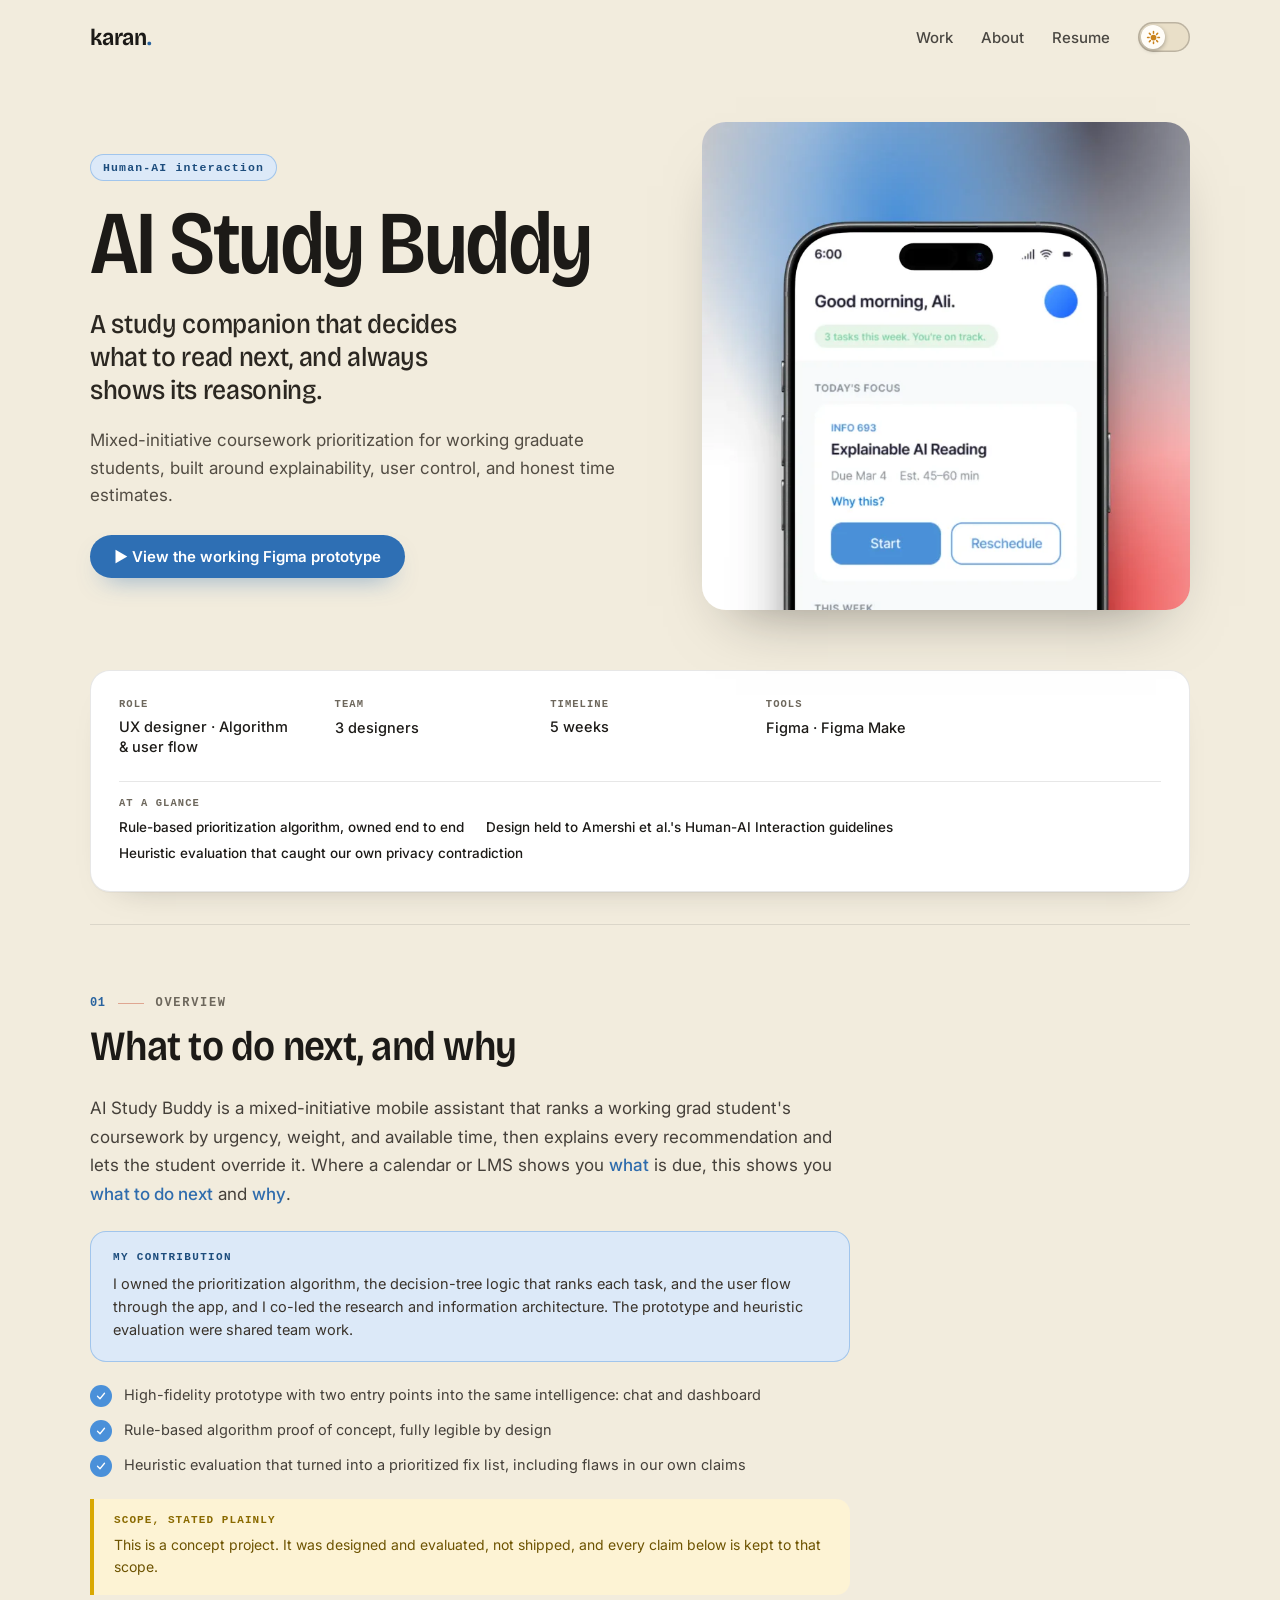
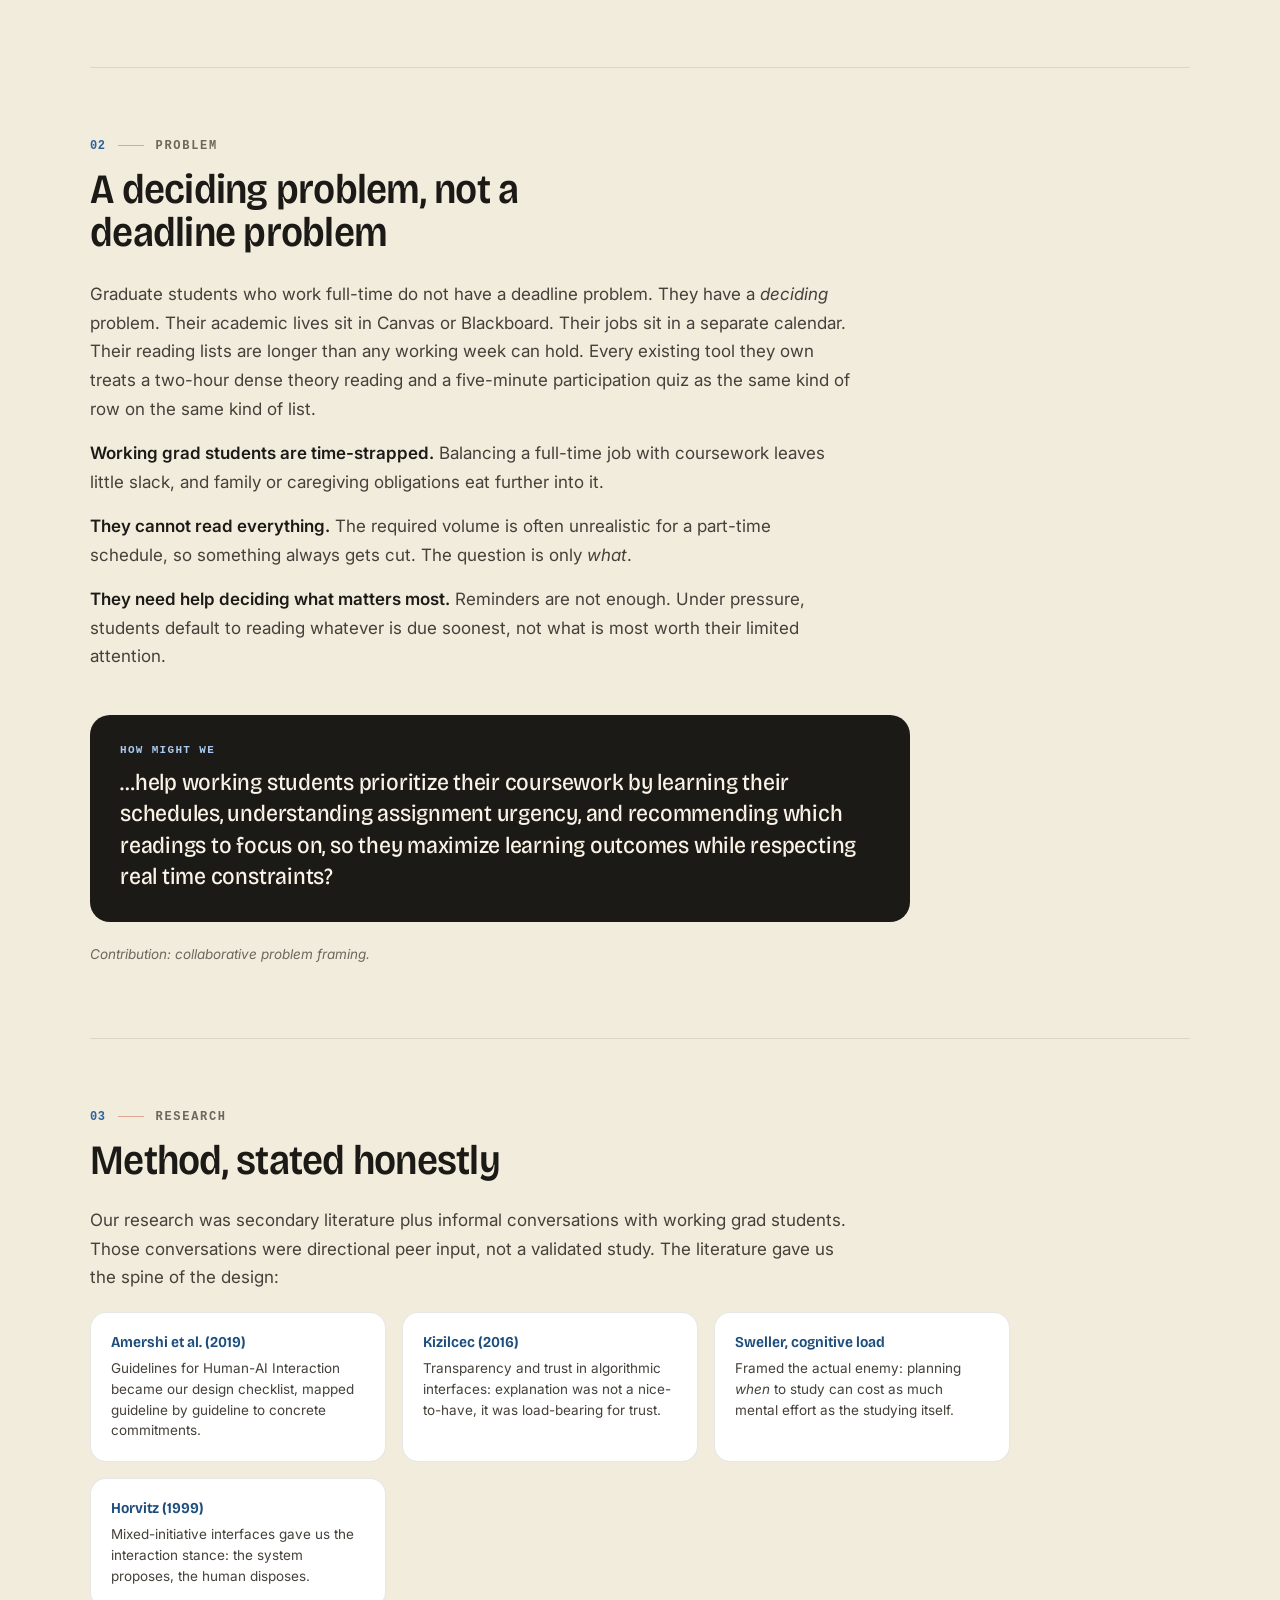
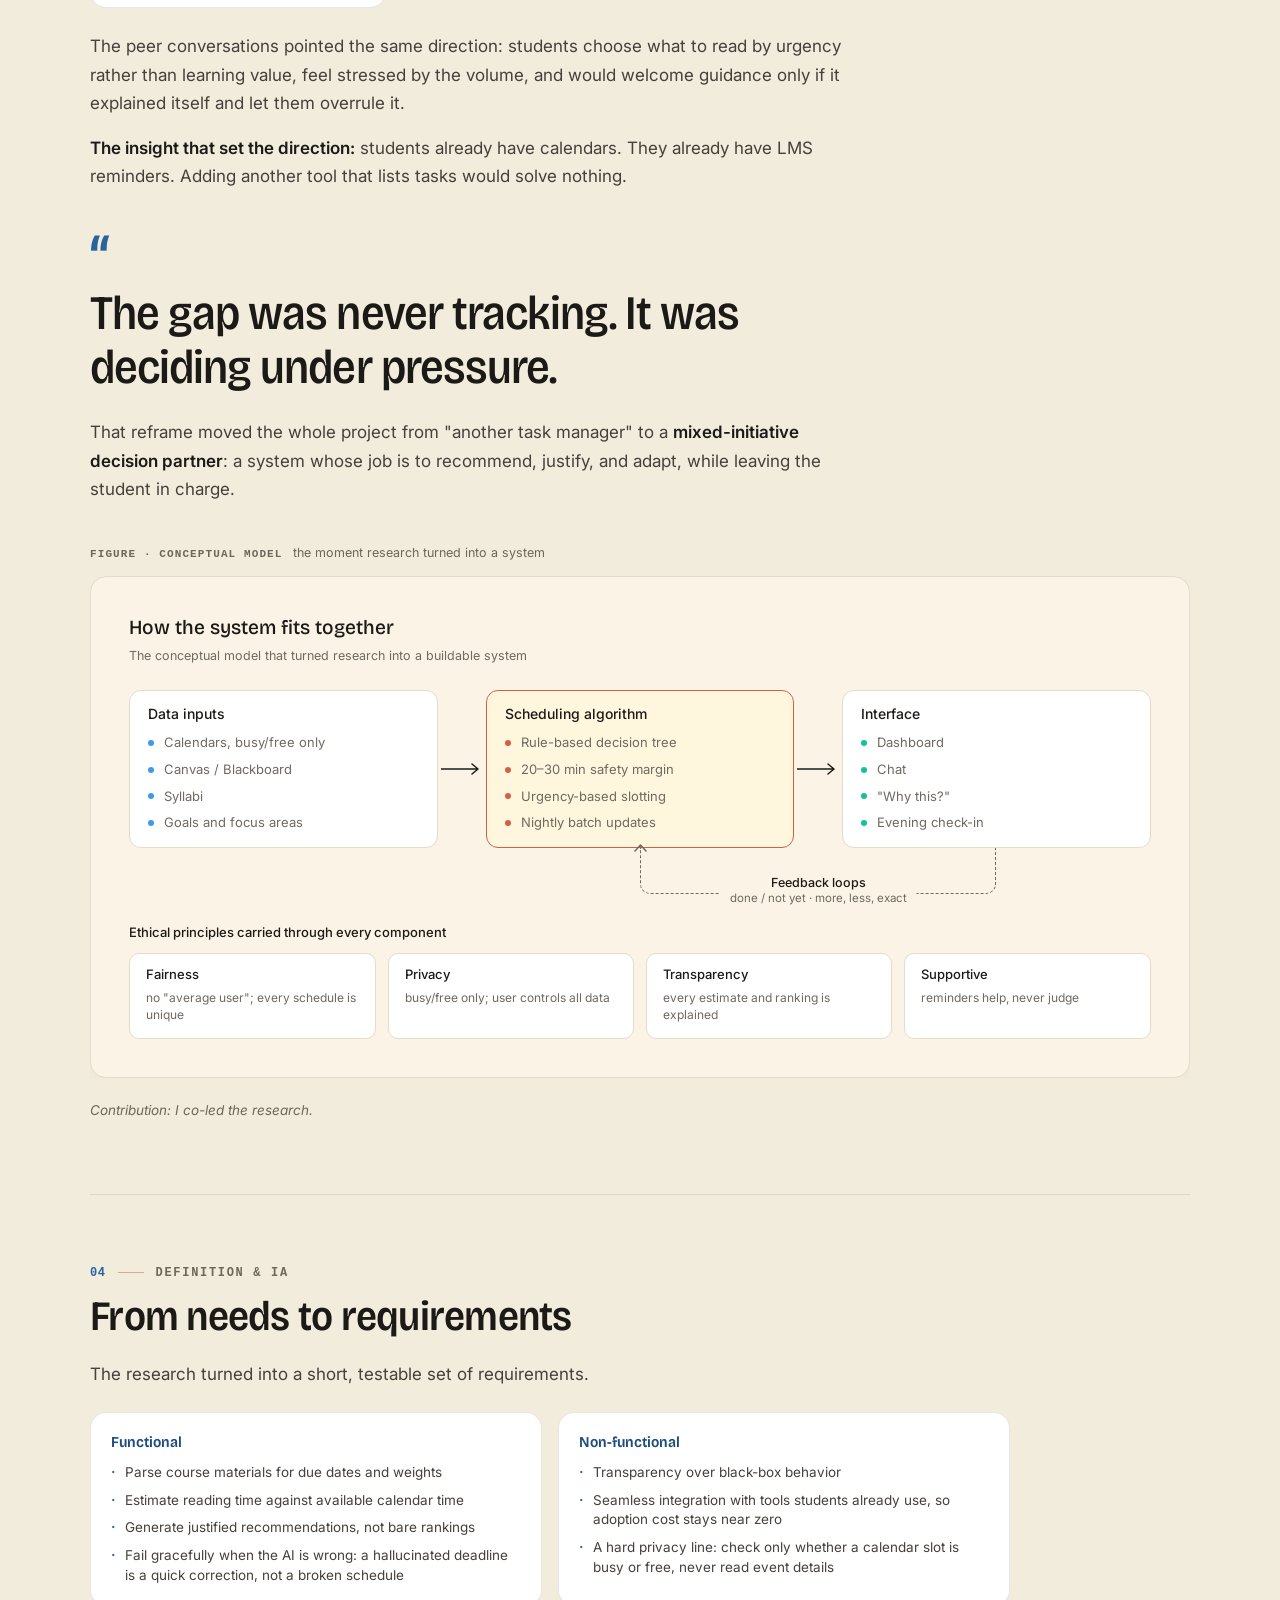
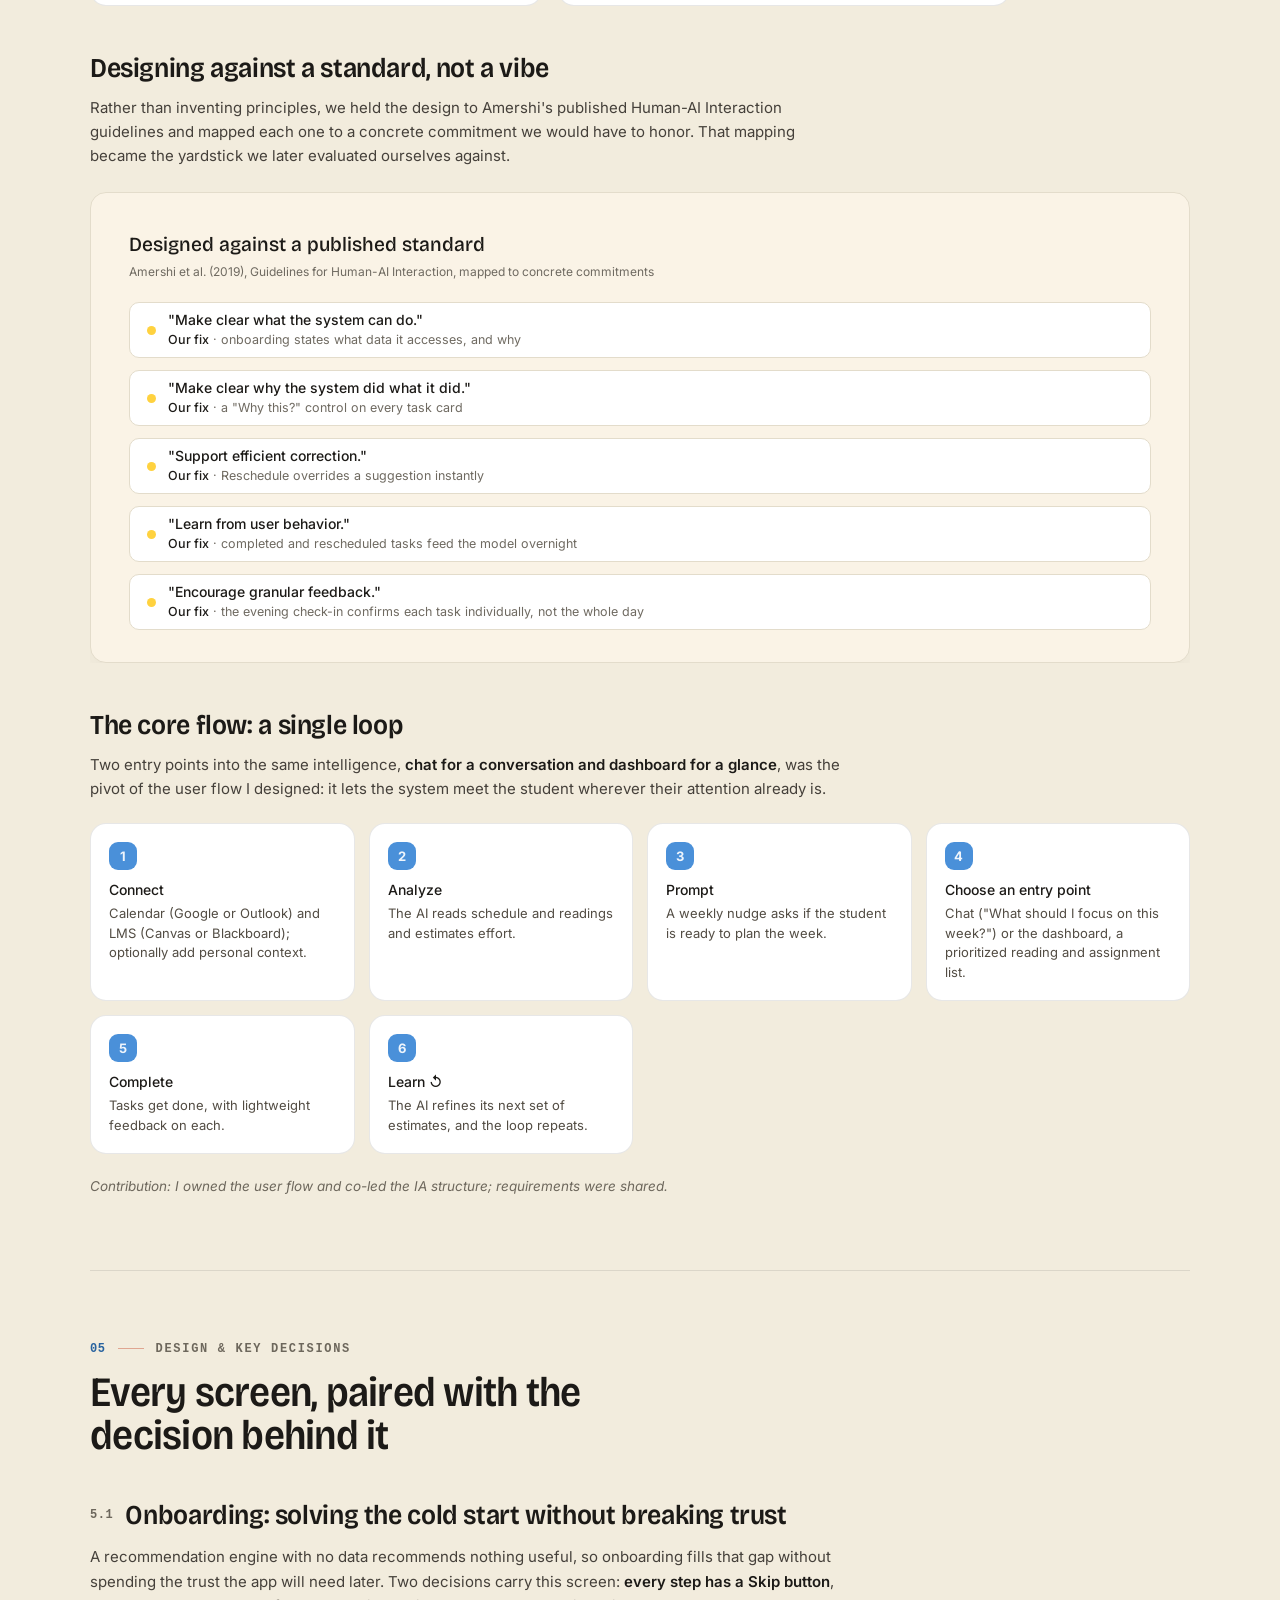
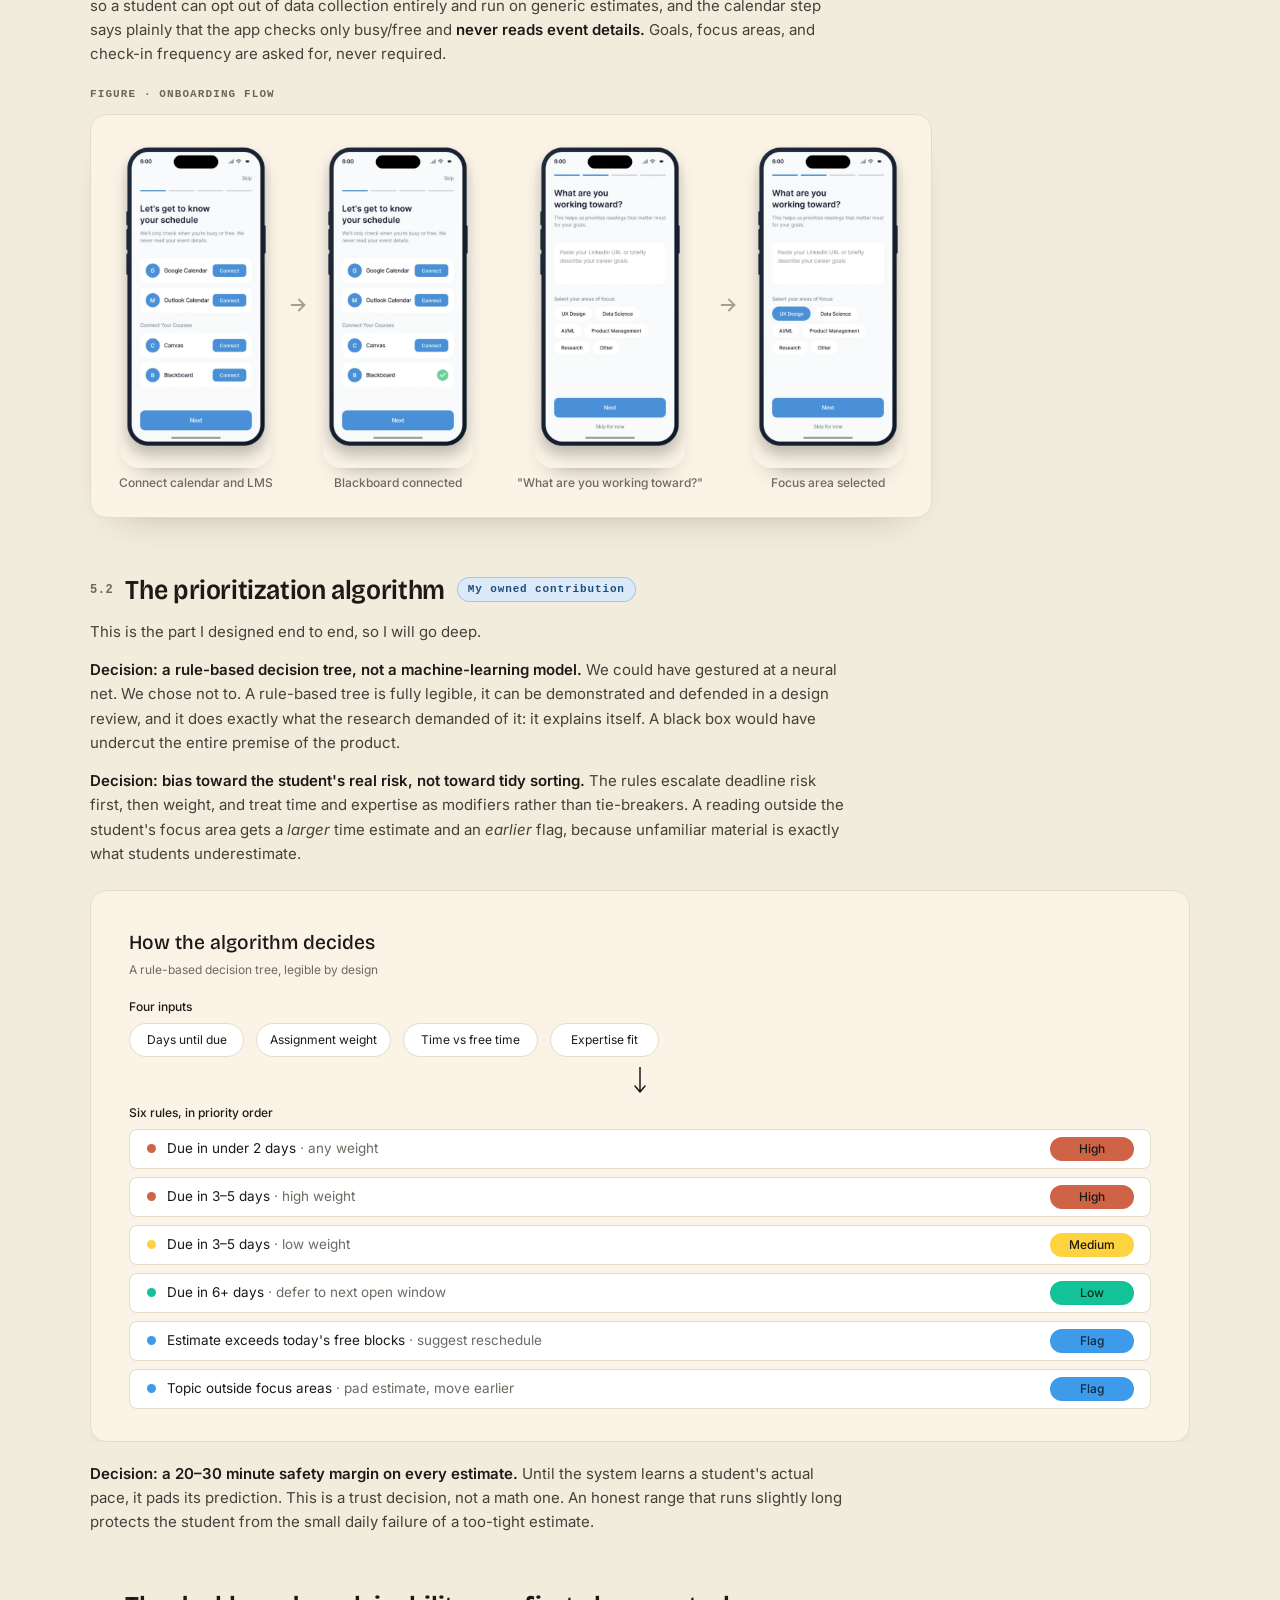
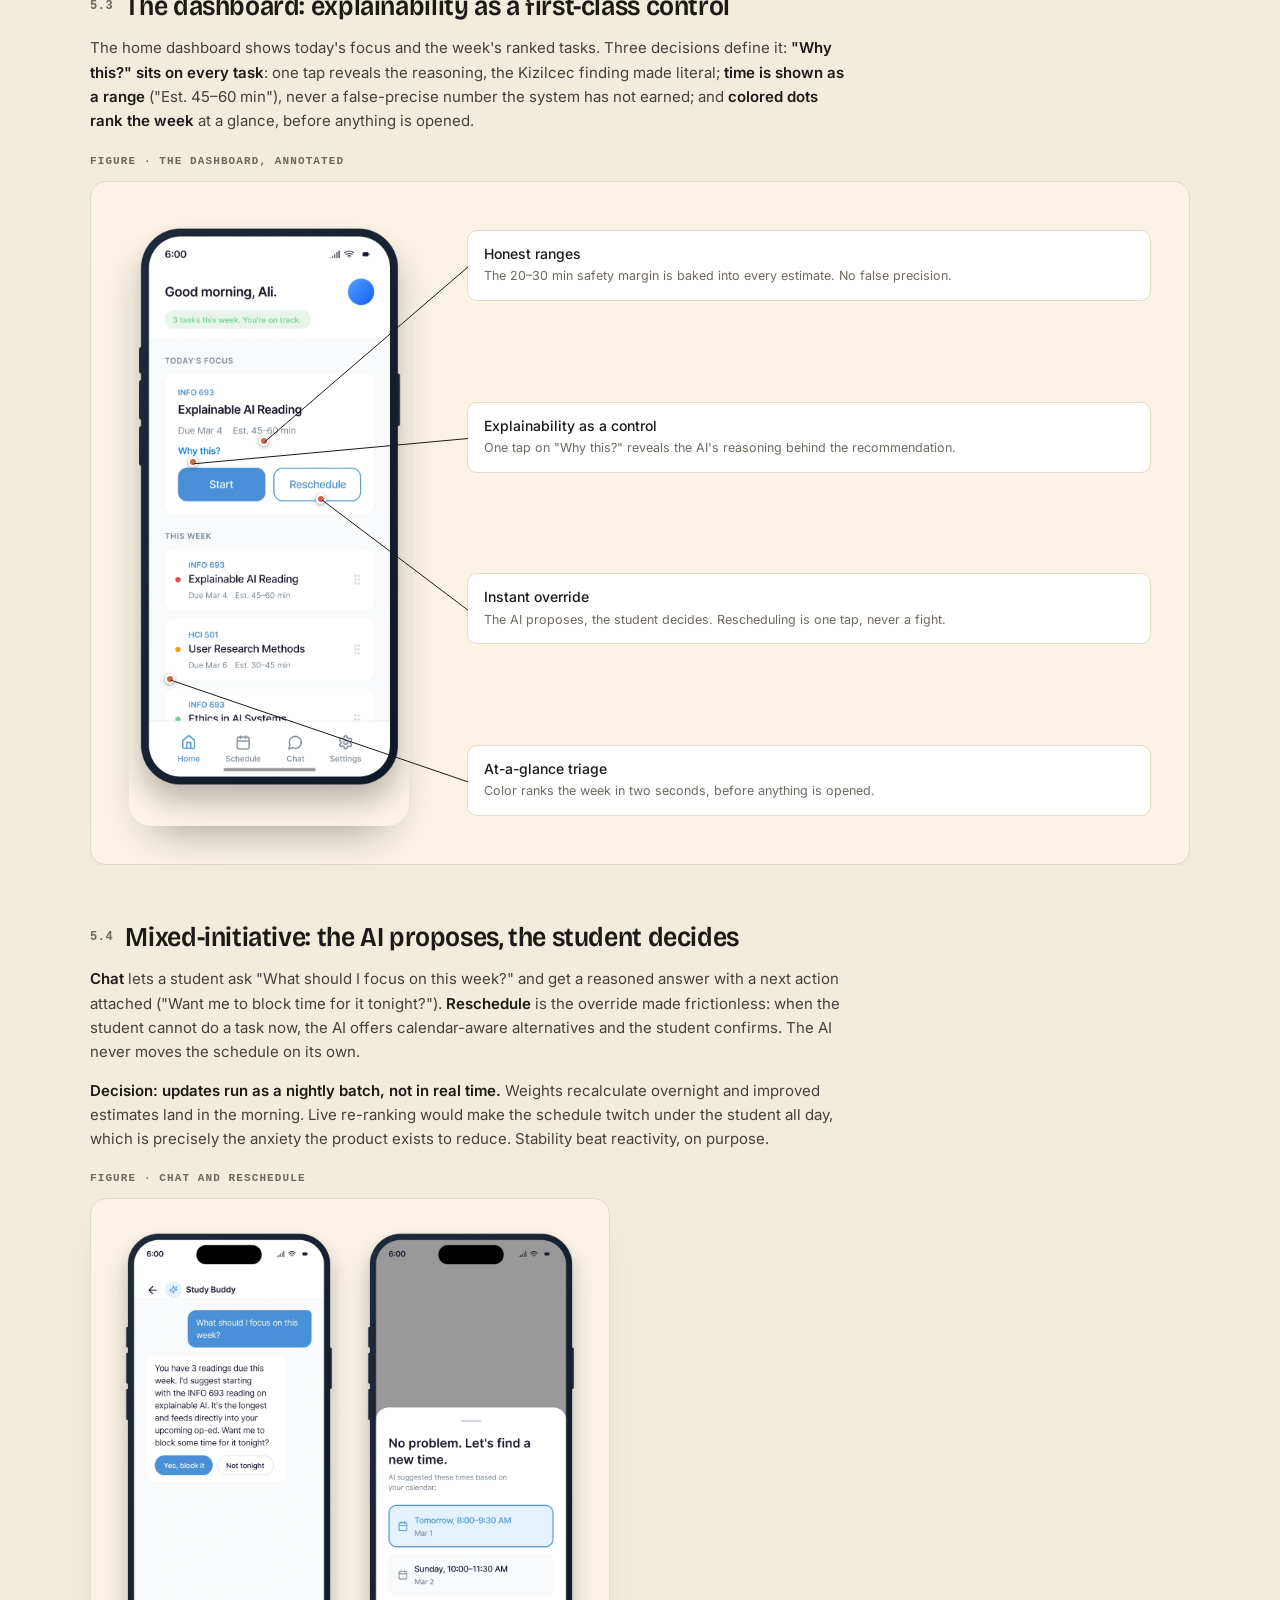
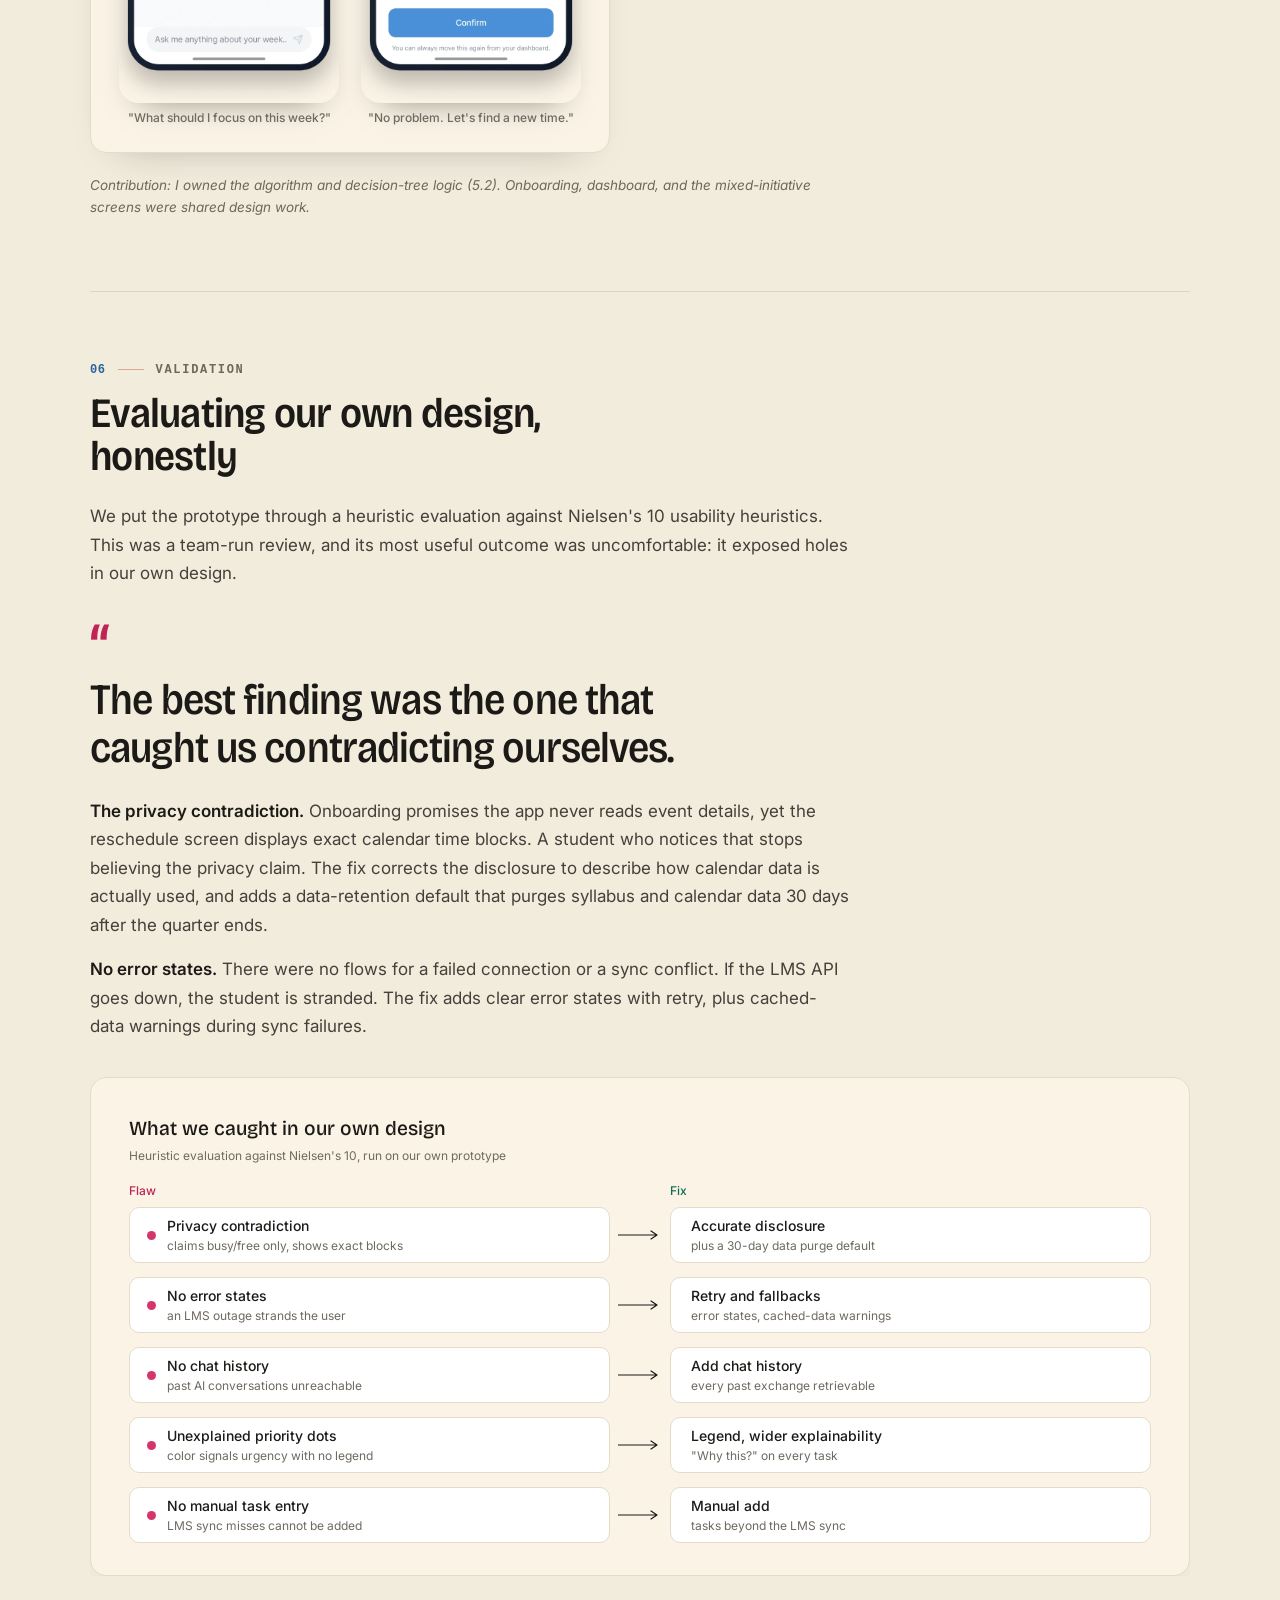
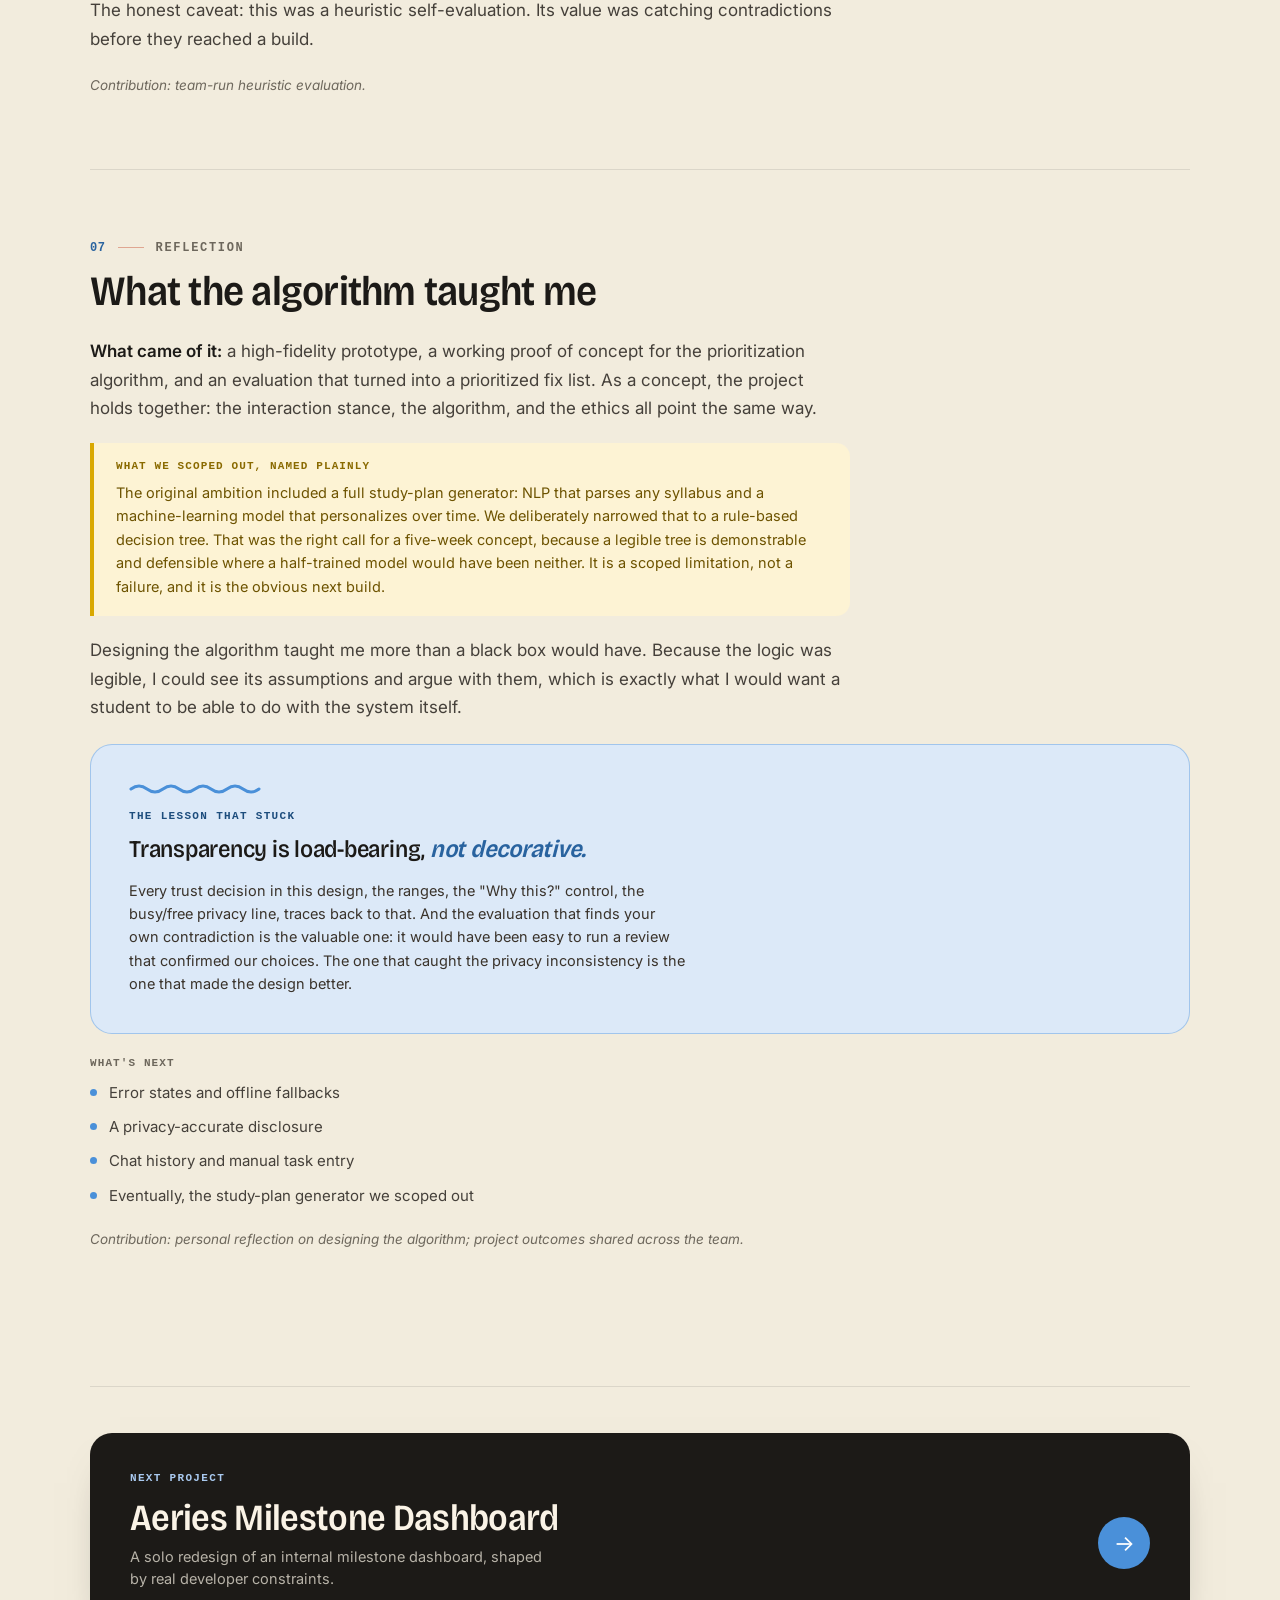
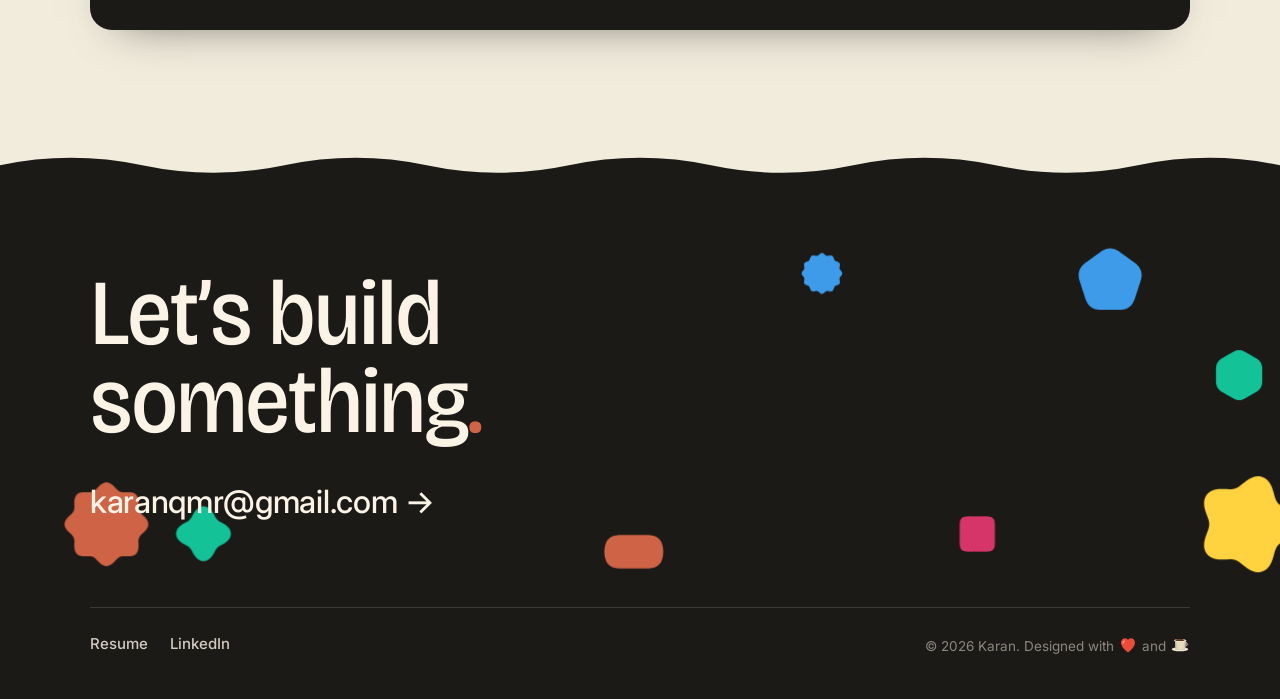
<file: ai-study-buddy-case-study.html>
<!DOCTYPE html>
<html lang="en">
<head>
<meta charset="utf-8">
<meta name="viewport" content="width=device-width, initial-scale=1">
<script>(function(){try{var t=localStorage.getItem("theme");document.documentElement.setAttribute("data-theme",t==="dark"?"dark":"light");}catch(e){document.documentElement.setAttribute("data-theme","light");}})();</script>
<!-- Google Analytics (GA4) -->
<script async src="https://www.googletagmanager.com/gtag/js?id=G-MG99PZXCXY"></script>
<script>window.dataLayer=window.dataLayer||[];function gtag(){dataLayer.push(arguments);}gtag('js',new Date());gtag('config','G-MG99PZXCXY');</script>
<meta name="theme-color" content="#f2ecdd">
<title>AI Study Buddy · Case study · Karan</title>
<meta name="description" content="The tradeoffs behind a mixed-initiative productivity AI. UX case study by Karan.">
<link rel="preconnect" href="https://fonts.googleapis.com">
<link rel="preconnect" href="https://fonts.gstatic.com" crossorigin>
<link href="https://fonts.googleapis.com/css2?family=Bricolage+Grotesque:opsz,wdth,wght@12..96,75..100,200..800&family=Inter:wght@400;500&display=swap" rel="stylesheet">
<link rel="stylesheet" href="css/style.css?v=28">
<link rel="icon" type="image/svg+xml" href="assets/favicon-studybuddy.svg">
<link rel="alternate icon" href="assets/favicon-studybuddy.png">
<link rel="apple-touch-icon" href="assets/apple-touch-icon.png">
<style>
  ::selection{ background:#4a90d9; color:#fff; }
  section[id]{ scroll-margin-top:24px; }
  [data-sidenav]{ display:flex; }
  @media (max-width:1439px){ [data-sidenav]{ display:none !important; } }

  .hov-navlink{ position:relative; }
  .hov-navlink::after{ content:""; position:absolute; left:0; right:0; bottom:-4px; height:2px; background:currentColor; border-radius:2px; transform:scaleX(0); transform-origin:right center; transition:transform .38s cubic-bezier(0.34,1.56,0.64,1); }
  .hov-navlink:hover, .hov-navlink:focus-visible{ opacity:1 !important; }
  .hov-navlink:hover::after, .hov-navlink:focus-visible::after{ transform:scaleX(1); transform-origin:left center; }
  .hov-accent:hover, .hov-accent:focus-visible{ color:#ce6346 !important; }
  .hov-figma:hover, .hov-figma:focus-visible{ transform:scale(1.04); background:#275f9b !important; }
  .hov-totop:hover, .hov-totop:focus-visible{ transform:scale(1.08); border-radius:44% 56% 56% 44% / 56% 44% 58% 42%; background:#275f9b !important; }
  .hov-lift:hover, .hov-lift:focus-visible{ transform:translateY(-4px); }
</style>
</head>
<body>

<div style="min-height:100vh;background:#f2ecdd;color:#1c1a17;font-family:'Inter',system-ui,sans-serif;-webkit-font-smoothing:antialiased;overflow-x:hidden;">

  <a class="skip-link" href="#main-content">Skip to content</a>

  <nav style="max-width:1180px;margin:0 auto;padding:22px clamp(20px,5vw,40px);display:flex;align-items:center;justify-content:space-between;gap:16px;">
    <a href="index.html" aria-label="karan, home" style="font-family:'Bricolage Grotesque',sans-serif;font-size:23px;font-variation-settings:'opsz' 16,'wght' 650,'wdth' 92;color:#1c1a17;text-decoration:none;letter-spacing:-0.01em;">karan<span style="color:#4a90d9">.</span></a>
    <div style="display:flex;align-items:center;gap:clamp(16px,3vw,28px);">
      <a href="index.html#work" style="color:#1c1a17;font:500 15px/1 'Inter',sans-serif;text-decoration:none;opacity:0.78;transition:opacity .2s ease;" class="hov-navlink">Work</a>
      <a href="about.html" style="color:#1c1a17;font:500 15px/1 'Inter',sans-serif;text-decoration:none;opacity:0.78;transition:opacity .2s ease;" class="hov-navlink">About</a>
      <a href="https://drive.google.com/file/d/17IT0uRKgggiwDkknbSD-YRlce37ex7aA/view?usp=drivesdk" target="_blank" rel="noopener" aria-label="Resume (opens in new tab)" style="color:#1c1a17;font:500 15px/1 'Inter',sans-serif;text-decoration:none;opacity:0.78;transition:opacity .2s ease;" class="hov-navlink">Resume</a>
    </div>
  </nav>

  <nav data-sidenav data-active-color="#4a90d9" data-idle-color="#9a9080" data-dot-idle="#d6cdb9" aria-label="Sections" style="position:fixed;left:26px;top:50%;transform:translateY(-50%);z-index:60;flex-direction:column;gap:1px;transition:opacity .3s ease,visibility .3s ease;">
    <a href="#overview" data-sidelink="overview" style="display:flex;align-items:center;gap:11px;padding:7px 9px;border-radius:8px;font:600 13.5px/1.2 'Inter',sans-serif;color:#9a9080;text-decoration:none;transition:color .2s ease;"><span data-sidedot="" style="width:18px;height:2px;border-radius:2px;background:#d6cdb9;transition:all .25s ease;"></span>Overview</a>
    <a href="#problem" data-sidelink="problem" style="display:flex;align-items:center;gap:11px;padding:7px 9px;border-radius:8px;font:600 13.5px/1.2 'Inter',sans-serif;color:#9a9080;text-decoration:none;transition:color .2s ease;"><span data-sidedot="" style="width:18px;height:2px;border-radius:2px;background:#d6cdb9;transition:all .25s ease;"></span>Problem</a>
    <a href="#research" data-sidelink="research" style="display:flex;align-items:center;gap:11px;padding:7px 9px;border-radius:8px;font:600 13.5px/1.2 'Inter',sans-serif;color:#9a9080;text-decoration:none;transition:color .2s ease;"><span data-sidedot="" style="width:18px;height:2px;border-radius:2px;background:#d6cdb9;transition:all .25s ease;"></span>Research</a>
    <a href="#ia" data-sidelink="ia" style="display:flex;align-items:center;gap:11px;padding:7px 9px;border-radius:8px;font:600 13.5px/1.2 'Inter',sans-serif;color:#9a9080;text-decoration:none;transition:color .2s ease;"><span data-sidedot="" style="width:18px;height:2px;border-radius:2px;background:#d6cdb9;transition:all .25s ease;"></span>Definition &amp; IA</a>
    <a href="#design" data-sidelink="design" style="display:flex;align-items:center;gap:11px;padding:7px 9px;border-radius:8px;font:600 13.5px/1.2 'Inter',sans-serif;color:#9a9080;text-decoration:none;transition:color .2s ease;"><span data-sidedot="" style="width:18px;height:2px;border-radius:2px;background:#d6cdb9;transition:all .25s ease;"></span>Design</a>
    <a href="#validation" data-sidelink="validation" style="display:flex;align-items:center;gap:11px;padding:7px 9px;border-radius:8px;font:600 13.5px/1.2 'Inter',sans-serif;color:#9a9080;text-decoration:none;transition:color .2s ease;"><span data-sidedot="" style="width:18px;height:2px;border-radius:2px;background:#d6cdb9;transition:all .25s ease;"></span>Validation</a>
    <a href="#reflection" data-sidelink="reflection" style="display:flex;align-items:center;gap:11px;padding:7px 9px;border-radius:8px;font:600 13.5px/1.2 'Inter',sans-serif;color:#9a9080;text-decoration:none;transition:color .2s ease;"><span data-sidedot="" style="width:18px;height:2px;border-radius:2px;background:#d6cdb9;transition:all .25s ease;"></span>Reflection</a>
    <a href="#next" data-sidelink="next" style="display:flex;align-items:center;gap:11px;padding:7px 9px;border-radius:8px;font:600 13.5px/1.2 'Inter',sans-serif;color:#9a9080;text-decoration:none;transition:color .2s ease;"><span data-sidedot="" style="width:18px;height:2px;border-radius:2px;background:#d6cdb9;transition:all .25s ease;"></span>Next</a>
  </nav>

  <div id="main-content" tabindex="-1" style="max-width:1180px;margin:0 auto;padding:0 clamp(20px,5vw,40px);outline:none;">

    <!-- HERO -->
    <section id="top" data-screen-label="Hero" style="padding:clamp(20px,4vw,48px) 0 clamp(36px,5vw,60px);display:flex;flex-wrap:wrap;gap:clamp(32px,6vw,64px);align-items:center;">
      <div style="flex:1 1 420px;min-width:280px;">
        <div data-reveal="" style="display:flex;flex-wrap:wrap;align-items:center;gap:9px;margin-bottom:22px;">
          <span style="font:600 11.5px/1 ui-monospace,Menlo,monospace;letter-spacing:0.1em;color:#1d4d7d;background:#dce9f8;border:1px solid rgba(74,144,217,0.4);padding:7px 12px;border-radius:999px;">Human-AI interaction</span>
        </div>
        <h1 data-reveal="" style="margin:0;font-family:'Bricolage Grotesque',sans-serif;font-size:clamp(3rem,7.4vw,5.6rem);line-height:0.92;letter-spacing:-0.028em;font-variation-settings:'opsz' 60,'wght' 560,'wdth' 88;">AI Study Buddy</h1>
        <p data-reveal="" style="margin:22px 0 0;font-family:'Bricolage Grotesque',sans-serif;font-size:clamp(1.25rem,2.5vw,1.7rem);line-height:1.22;letter-spacing:-0.012em;font-variation-settings:'opsz' 24,'wght' 480,'wdth' 92;color:#2b2721;max-width:24ch;">A study companion that decides what to read next, and always shows its reasoning.</p>
        <p data-reveal="" style="margin:20px 0 0;font:400 clamp(15.5px,1.8vw,17px)/1.6 'Inter',sans-serif;color:#524c43;max-width:48ch;">Mixed-initiative coursework prioritization for working graduate students, built around explainability, user control, and honest time estimates.</p>
        <div data-reveal="" style="margin-top:26px;display:flex;flex-wrap:wrap;gap:14px;align-items:center;">
          <a href="https://www.figma.com/proto/13BVq0YwdKz0tKTdRq4GXA/AI-Study-Buddy--Copy-?node-id=17-90&amp;viewport=195%2C-596%2C0.19&amp;t=V90JSk9aIy0FPOGJ-1&amp;scaling=min-zoom&amp;content-scaling=fixed&amp;starting-point-node-id=46%3A1316&amp;page-id=1%3A489" target="_blank" rel="noopener" style="display:inline-flex;align-items:center;gap:10px;padding:14px 24px;border-radius:999px;background:#2e6fb4;color:#ffffff;font:600 15px/1 'Inter',sans-serif;text-decoration:none;box-shadow:0 12px 26px -14px rgba(46,111,180,0.7);transition:transform .3s cubic-bezier(0.34,1.56,0.64,1),background .25s ease;" class="hov-figma">▶ View the working Figma prototype</a>
        </div>
      </div>
      <div data-reveal="" data-accent-lock="" style="flex:1 1 360px;min-width:280px;">
        <img src="assets/slots/sb-cover.webp" srcset="assets/slots/sb-cover-700.webp 700w, assets/slots/sb-cover.webp 1400w" sizes="(max-width: 760px) calc(100vw - 40px), 490px" alt="AI Study Buddy home dashboard: today's focus, a ranked task list with time ranges, and colored priority dots" width="1400" height="1400" style="width:100%;display:block;box-shadow:0 30px 60px -34px rgba(28,26,23,0.5);border-radius:24px;aspect-ratio:1/1;object-fit:cover;">
      </div>
    </section>

    <!-- FACTS -->
    <section style="padding:0 0 clamp(20px,3vw,32px);">
      <div data-reveal="" style="background:#ffffff;border:1px solid rgba(28,26,23,0.1);border-radius:20px;padding:clamp(20px,3vw,28px);box-shadow:0 1px 0 rgba(28,26,23,0.03),0 16px 36px -30px rgba(28,26,23,0.4);display:grid;grid-template-columns:repeat(auto-fit,minmax(150px,1fr));gap:24px 36px;align-items:start;">
        <div><div style="font:600 10.5px/1 ui-monospace,Menlo,monospace;letter-spacing:0.1em;text-transform:uppercase;color:#7a7263;margin-bottom:7px;">Role</div><div style="font:500 14.5px/1.4 'Inter',sans-serif;color:#1c1a17;">UX designer · Algorithm &amp; user flow</div></div>
        <div><div style="font:600 10.5px/1 ui-monospace,Menlo,monospace;letter-spacing:0.1em;text-transform:uppercase;color:#7a7263;margin-bottom:7px;">Team</div><div style="font:500 14.5px/1.45 'Inter',sans-serif;color:#1c1a17;">3 designers</div></div>
        <div><div style="font:600 10.5px/1 ui-monospace,Menlo,monospace;letter-spacing:0.1em;text-transform:uppercase;color:#7a7263;margin-bottom:7px;">Timeline</div><div style="font:500 14.5px/1.4 'Inter',sans-serif;color:#1c1a17;">5 weeks</div></div>
        <div><div style="font:600 10.5px/1 ui-monospace,Menlo,monospace;letter-spacing:0.1em;text-transform:uppercase;color:#7a7263;margin-bottom:7px;">Tools</div><div style="font:500 14.5px/1.45 'Inter',sans-serif;color:#1c1a17;">Figma · Figma Make</div></div>
        <div style="grid-column:1/-1;border-top:1px solid rgba(28,26,23,0.1);padding-top:16px;"><div style="font:600 10.5px/1 ui-monospace,Menlo,monospace;letter-spacing:0.1em;text-transform:uppercase;color:#7a7263;margin-bottom:8px;">At a glance</div><ul aria-label="Project at a glance" style="list-style:none;margin:0;padding:0;display:flex;flex-wrap:wrap;gap:6px 22px;font:500 13.5px/1.5 'Inter',sans-serif;color:#1c1a17;"><li>Rule-based prioritization algorithm, owned end to end</li><li>Design held to Amershi et al.'s Human-AI Interaction guidelines</li><li>Heuristic evaluation that caught our own privacy contradiction</li></ul></div>
      </div>
    </section>

    <!-- 1 · OVERVIEW -->
    <section id="overview" data-screen-label="Overview" style="padding:clamp(40px,6vw,72px) 0;border-top:1px solid rgba(28,26,23,0.1);">
      <div data-reveal="" style="display:flex;align-items:center;gap:12px;">
        <span style="font:700 12px/1 ui-monospace,Menlo,monospace;color:#4a90d9;letter-spacing:0.05em;">01</span>
        <span style="height:1px;width:26px;background:rgba(206,99,70,0.5);"></span>
        <span style="font:600 12px/1 ui-monospace,Menlo,monospace;letter-spacing:0.14em;text-transform:uppercase;color:#7a7263;">Overview</span>
      </div>
      <h2 data-reveal="" style="margin:16px 0 0;font-family:'Bricolage Grotesque',sans-serif;font-size:clamp(1.8rem,3.6vw,2.6rem);font-variation-settings:'opsz' 30,'wght' 580,'wdth' 90;letter-spacing:-0.018em;line-height:1.04;max-width:22ch;">What to do next, and why</h2>

      <div style="max-width:760px;">
        <p data-reveal="" style="margin:26px 0 0;font:400 clamp(15.5px,1.8vw,17px)/1.68 'Inter',sans-serif;color:#45403a;">AI Study Buddy is a mixed-initiative mobile assistant that ranks a working grad student's coursework by urgency, weight, and available time, then explains every recommendation and lets the student override it. Where a calendar or LMS shows you <em style="font-style:normal;color:#2f6cad;font-weight:500;">what</em> is due, this shows you <em style="font-style:normal;color:#2f6cad;font-weight:500;">what to do next</em> and <em style="font-style:normal;color:#2f6cad;font-weight:500;">why</em>.</p>

        <div data-reveal="" style="margin-top:22px;background:#dce9f8;border:1px solid rgba(74,144,217,0.4);border-radius:16px;padding:20px 22px;">
          <div style="font:700 11px/1 ui-monospace,Menlo,monospace;letter-spacing:0.12em;text-transform:uppercase;color:#1d4d7d;margin-bottom:9px;">My contribution</div>
          <p style="margin:0;font:400 14.5px/1.6 'Inter',sans-serif;color:#3a332b;">I owned the prioritization algorithm, the decision-tree logic that ranks each task, and the user flow through the app, and I co-led the research and information architecture. The prototype and heuristic evaluation were shared team work.</p>
        </div>

        <ul data-reveal="" style="margin:22px 0 0;padding:0;list-style:none;display:flex;flex-direction:column;gap:12px;">
          <li style="display:flex;gap:12px;align-items:flex-start;font:400 14.5px/1.5 'Inter',sans-serif;color:#45403a;"><span style="flex:0 0 auto;width:22px;height:22px;border-radius:50%;background:#4a90d9;display:flex;align-items:center;justify-content:center;margin-top:1px;"><svg width="12" height="12" viewBox="0 0 24 24" fill="none" aria-hidden="true"><path d="M5 12.5 L10 17.5 L19 6.5" stroke="#ffffff" stroke-width="2.6" stroke-linecap="round" stroke-linejoin="round"></path></svg></span>High-fidelity prototype with two entry points into the same intelligence: chat and dashboard</li>
          <li style="display:flex;gap:12px;align-items:flex-start;font:400 14.5px/1.5 'Inter',sans-serif;color:#45403a;"><span style="flex:0 0 auto;width:22px;height:22px;border-radius:50%;background:#4a90d9;display:flex;align-items:center;justify-content:center;margin-top:1px;"><svg width="12" height="12" viewBox="0 0 24 24" fill="none" aria-hidden="true"><path d="M5 12.5 L10 17.5 L19 6.5" stroke="#ffffff" stroke-width="2.6" stroke-linecap="round" stroke-linejoin="round"></path></svg></span>Rule-based algorithm proof of concept, fully legible by design</li>
          <li style="display:flex;gap:12px;align-items:flex-start;font:400 14.5px/1.5 'Inter',sans-serif;color:#45403a;"><span style="flex:0 0 auto;width:22px;height:22px;border-radius:50%;background:#4a90d9;display:flex;align-items:center;justify-content:center;margin-top:1px;"><svg width="12" height="12" viewBox="0 0 24 24" fill="none" aria-hidden="true"><path d="M5 12.5 L10 17.5 L19 6.5" stroke="#ffffff" stroke-width="2.6" stroke-linecap="round" stroke-linejoin="round"></path></svg></span>Heuristic evaluation that turned into a prioritized fix list, including flaws in our own claims</li>
        </ul>

        <div data-reveal="" style="margin-top:22px;border-left:4px solid #d9a800;background:#fdf3d4;border-radius:0 14px 14px 0;padding:16px 20px;">
          <div style="font:700 11px/1 ui-monospace,Menlo,monospace;letter-spacing:0.1em;text-transform:uppercase;color:#8a6a00;margin-bottom:8px;">Scope, stated plainly</div>
          <p style="margin:0;font:400 14px/1.6 'Inter',sans-serif;color:#6d5300;">This is a concept project. It was designed and evaluated, not shipped, and every claim below is kept to that scope.</p>
        </div>
      </div>
    </section>

    <!-- 2 · PROBLEM -->
    <section id="problem" data-screen-label="Problem" style="padding:clamp(40px,6vw,72px) 0;border-top:1px solid rgba(28,26,23,0.1);">
      <div data-reveal="" style="display:flex;align-items:center;gap:12px;">
        <span style="font:700 12px/1 ui-monospace,Menlo,monospace;color:#4a90d9;letter-spacing:0.05em;">02</span>
        <span style="height:1px;width:26px;background:rgba(206,99,70,0.5);"></span>
        <span style="font:600 12px/1 ui-monospace,Menlo,monospace;letter-spacing:0.14em;text-transform:uppercase;color:#7a7263;">Problem</span>
      </div>
      <h2 data-reveal="" style="margin:16px 0 0;font-family:'Bricolage Grotesque',sans-serif;font-size:clamp(1.8rem,3.6vw,2.6rem);font-variation-settings:'opsz' 30,'wght' 580,'wdth' 90;letter-spacing:-0.018em;line-height:1.04;max-width:24ch;">A deciding problem, not a deadline problem</h2>

      <div style="max-width:760px;">
        <p data-reveal="" style="margin:26px 0 0;font:400 clamp(15.5px,1.8vw,17px)/1.68 'Inter',sans-serif;color:#45403a;">Graduate students who work full-time do not have a deadline problem. They have a <em style="font-style:italic;">deciding</em> problem. Their academic lives sit in Canvas or Blackboard. Their jobs sit in a separate calendar. Their reading lists are longer than any working week can hold. Every existing tool they own treats a two-hour dense theory reading and a five-minute participation quiz as the same kind of row on the same kind of list.</p>
        <p data-reveal="" style="margin:16px 0 0;font:400 clamp(15.5px,1.8vw,17px)/1.68 'Inter',sans-serif;color:#45403a;"><strong style="font-weight:600;color:#1c1a17;">Working grad students are time-strapped.</strong> Balancing a full-time job with coursework leaves little slack, and family or caregiving obligations eat further into it.</p>
        <p data-reveal="" style="margin:16px 0 0;font:400 clamp(15.5px,1.8vw,17px)/1.68 'Inter',sans-serif;color:#45403a;"><strong style="font-weight:600;color:#1c1a17;">They cannot read everything.</strong> The required volume is often unrealistic for a part-time schedule, so something always gets cut. The question is only <em style="font-style:italic;">what</em>.</p>
        <p data-reveal="" style="margin:16px 0 0;font:400 clamp(15.5px,1.8vw,17px)/1.68 'Inter',sans-serif;color:#45403a;"><strong style="font-weight:600;color:#1c1a17;">They need help deciding what matters most.</strong> Reminders are not enough. Under pressure, students default to reading whatever is due soonest, not what is most worth their limited attention.</p>
      </div>

      <div data-reveal="" style="margin-top:clamp(32px,4vw,44px);background:#1c1a17;border-radius:20px;padding:clamp(22px,3vw,30px);color:#faf3e6;max-width:820px;">
        <div style="font:700 11px/1 ui-monospace,Menlo,monospace;letter-spacing:0.12em;text-transform:uppercase;color:#a9c9ef;margin-bottom:11px;">How might we</div>
        <p style="margin:0;font-family:'Bricolage Grotesque',sans-serif;font-size:clamp(1.15rem,2.2vw,1.45rem);line-height:1.35;letter-spacing:-0.01em;font-variation-settings:'opsz' 22,'wght' 460,'wdth' 92;">…help working students prioritize their coursework by learning their schedules, understanding assignment urgency, and recommending which readings to focus on, so they maximize learning outcomes while respecting real time constraints?</p>
      </div>

      <p data-reveal="" style="margin:22px 0 0;font:italic 400 13.5px/1.6 'Inter',sans-serif;color:#8a8274;max-width:760px;">Contribution: collaborative problem framing.</p>
    </section>

    <!-- 3 · RESEARCH -->
    <section id="research" data-screen-label="Research" style="padding:clamp(40px,6vw,72px) 0;border-top:1px solid rgba(28,26,23,0.1);">
      <div data-reveal="" style="display:flex;align-items:center;gap:12px;">
        <span style="font:700 12px/1 ui-monospace,Menlo,monospace;color:#4a90d9;letter-spacing:0.05em;">03</span>
        <span style="height:1px;width:26px;background:rgba(206,99,70,0.5);"></span>
        <span style="font:600 12px/1 ui-monospace,Menlo,monospace;letter-spacing:0.14em;text-transform:uppercase;color:#7a7263;">Research</span>
      </div>
      <h2 data-reveal="" style="margin:16px 0 0;font-family:'Bricolage Grotesque',sans-serif;font-size:clamp(1.8rem,3.6vw,2.6rem);font-variation-settings:'opsz' 30,'wght' 580,'wdth' 90;letter-spacing:-0.018em;line-height:1.04;max-width:22ch;">Method, stated honestly</h2>

      <div style="max-width:760px;">
        <p data-reveal="" style="margin:24px 0 0;font:400 clamp(15.5px,1.8vw,17px)/1.68 'Inter',sans-serif;color:#45403a;"><!-- TODO(karan): D2 default applied. Confirm this framing of the peer conversations reads right to you. -->Our research was secondary literature plus informal conversations with working grad students. Those conversations were directional peer input, not a validated study. The literature gave us the spine of the design:</p>
      </div>

      <div data-reveal="" style="display:grid;grid-template-columns:repeat(auto-fit,minmax(280px,1fr));gap:16px;margin-top:20px;max-width:920px;">
        <div style="background:#ffffff;border:1px solid rgba(28,26,23,0.1);border-radius:16px;padding:20px;">
          <div style="font-family:'Bricolage Grotesque',sans-serif;font-variation-settings:'opsz' 15,'wght' 640,'wdth' 92;font-size:15px;color:#1d4d7d;margin-bottom:7px;">Amershi et al. (2019)</div>
          <p style="margin:0;font:400 13.5px/1.55 'Inter',sans-serif;color:#45403a;">Guidelines for Human-AI Interaction became our design checklist, mapped guideline by guideline to concrete commitments.</p>
        </div>
        <div style="background:#ffffff;border:1px solid rgba(28,26,23,0.1);border-radius:16px;padding:20px;">
          <div style="font-family:'Bricolage Grotesque',sans-serif;font-variation-settings:'opsz' 15,'wght' 640,'wdth' 92;font-size:15px;color:#1d4d7d;margin-bottom:7px;">Kizilcec (2016)</div>
          <p style="margin:0;font:400 13.5px/1.55 'Inter',sans-serif;color:#45403a;">Transparency and trust in algorithmic interfaces: explanation was not a nice-to-have, it was load-bearing for trust.</p>
        </div>
        <div style="background:#ffffff;border:1px solid rgba(28,26,23,0.1);border-radius:16px;padding:20px;">
          <div style="font-family:'Bricolage Grotesque',sans-serif;font-variation-settings:'opsz' 15,'wght' 640,'wdth' 92;font-size:15px;color:#1d4d7d;margin-bottom:7px;">Sweller, cognitive load</div>
          <p style="margin:0;font:400 13.5px/1.55 'Inter',sans-serif;color:#45403a;">Framed the actual enemy: planning <em style="font-style:italic;">when</em> to study can cost as much mental effort as the studying itself.</p>
        </div>
        <div style="background:#ffffff;border:1px solid rgba(28,26,23,0.1);border-radius:16px;padding:20px;">
          <div style="font-family:'Bricolage Grotesque',sans-serif;font-variation-settings:'opsz' 15,'wght' 640,'wdth' 92;font-size:15px;color:#1d4d7d;margin-bottom:7px;">Horvitz (1999)</div>
          <p style="margin:0;font:400 13.5px/1.55 'Inter',sans-serif;color:#45403a;">Mixed-initiative interfaces gave us the interaction stance: the system proposes, the human disposes.</p>
        </div>
      </div>

      <div style="max-width:760px;">
        <p data-reveal="" style="margin:24px 0 0;font:400 clamp(15.5px,1.8vw,17px)/1.68 'Inter',sans-serif;color:#45403a;">The peer conversations pointed the same direction: students choose what to read by urgency rather than learning value, feel stressed by the volume, and would welcome guidance only if it explained itself and let them overrule it.</p>
        <p data-reveal="" style="margin:16px 0 0;font:400 clamp(15.5px,1.8vw,17px)/1.68 'Inter',sans-serif;color:#45403a;"><strong style="font-weight:600;color:#1c1a17;">The insight that set the direction:</strong> students already have calendars. They already have LMS reminders. Adding another tool that lists tasks would solve nothing.</p>
      </div>

      <blockquote data-reveal="" style="margin:clamp(34px,5vw,52px) 0 0;">
        <div aria-hidden="true" style="font-family:'Bricolage Grotesque',sans-serif;font-size:72px;line-height:0.5;color:#4a90d9;">“</div>
        <p style="margin:8px 0 0;font-family:'Bricolage Grotesque',sans-serif;font-size:clamp(1.8rem,4.4vw,3rem);line-height:1.12;letter-spacing:-0.02em;font-variation-settings:'opsz' 40,'wght' 520,'wdth' 90;color:#1c1a17;max-width:26ch;">The gap was never tracking. It was deciding under pressure.</p>
      </blockquote>

      <div style="max-width:760px;">
        <p data-reveal="" style="margin:24px 0 0;font:400 clamp(15.5px,1.8vw,17px)/1.68 'Inter',sans-serif;color:#45403a;">That reframe moved the whole project from "another task manager" to a <strong style="font-weight:600;color:#1c1a17;">mixed-initiative decision partner</strong>: a system whose job is to recommend, justify, and adapt, while leaving the student in charge.</p>
      </div>

      <!-- VISUAL 1 · SYSTEM ARCHITECTURE -->
      <div data-reveal="" data-accent-lock="" style="margin-top:clamp(28px,4vw,40px);">
        <div style="display:flex;flex-wrap:wrap;align-items:baseline;gap:10px;margin-bottom:14px;"><span style="font:600 11px/1 ui-monospace,Menlo,monospace;letter-spacing:0.1em;text-transform:uppercase;color:#7a7263;">Figure · Conceptual model</span><span style="font:400 12.5px/1.4 'Inter',sans-serif;color:#8a8274;">the moment research turned into a system</span></div>
        <div style="overflow-x:auto;">
          <div style="width:100%;min-width:640px;background:#faf3e6;border:1px solid #e3dccb;border-radius:16px;box-shadow:0 18px 40px -30px rgba(28,26,23,0.4);padding:clamp(24px,3vw,40px);">
            <div style="font-family:'Bricolage Grotesque',sans-serif;font-variation-settings:'opsz' 20,'wght' 500,'wdth' 96;font-size:20px;color:#1c1a17;">How the system fits together</div>
            <div style="margin-top:8px;font:400 12.5px/1.4 'Inter',sans-serif;color:#6f6a61;">The conceptual model that turned research into a buildable system</div>

            <div style="position:relative;margin:26px 0 78px;"><div style="display:grid;grid-template-columns:1fr 48px 1fr 48px 1fr;align-items:stretch;"><div style="background:#ffffff;border:1px solid #e3dccb;border-radius:12px;padding:16px 18px;">
              <div style="font:500 14px/1 'Inter',sans-serif;color:#1c1a17;margin-bottom:14px;">Data inputs</div>
              <div style="display:flex;flex-direction:column;gap:11px;">
                <div style="display:flex;align-items:center;gap:10px;"><span style="flex:0 0 auto;width:6px;height:6px;border-radius:50%;background:#3d9be9;"></span><span style="font:400 13px/1.2 'Inter',sans-serif;color:#6f6a61;">Calendars, busy/free only</span></div>
                <div style="display:flex;align-items:center;gap:10px;"><span style="flex:0 0 auto;width:6px;height:6px;border-radius:50%;background:#3d9be9;"></span><span style="font:400 13px/1.2 'Inter',sans-serif;color:#6f6a61;">Canvas / Blackboard</span></div>
                <div style="display:flex;align-items:center;gap:10px;"><span style="flex:0 0 auto;width:6px;height:6px;border-radius:50%;background:#3d9be9;"></span><span style="font:400 13px/1.2 'Inter',sans-serif;color:#6f6a61;">Syllabi</span></div>
                <div style="display:flex;align-items:center;gap:10px;"><span style="flex:0 0 auto;width:6px;height:6px;border-radius:50%;background:#3d9be9;"></span><span style="font:400 13px/1.2 'Inter',sans-serif;color:#6f6a61;">Goals and focus areas</span></div>
              </div>
            </div>

            <div style="display:flex;align-items:center;justify-content:center;"><svg width="42" height="12" viewBox="0 0 42 12" fill="none" aria-hidden="true"><path d="M0 6 H36 M31 1 L37 6 L31 11" stroke="#1c1a17" stroke-width="1.5" stroke-linecap="round" stroke-linejoin="round"></path></svg></div>
            <div style="background:#fff6de;border:1.5px solid #ce6346;border-radius:12px;padding:16px 18px;">
              <div style="font:500 14px/1 'Inter',sans-serif;color:#1c1a17;margin-bottom:14px;">Scheduling algorithm</div>
              <div style="display:flex;flex-direction:column;gap:11px;">
                <div style="display:flex;align-items:center;gap:10px;"><span style="flex:0 0 auto;width:6px;height:6px;border-radius:50%;background:#ce6346;"></span><span style="font:400 13px/1.2 'Inter',sans-serif;color:#6f6a61;">Rule-based decision tree</span></div>
                <div style="display:flex;align-items:center;gap:10px;"><span style="flex:0 0 auto;width:6px;height:6px;border-radius:50%;background:#ce6346;"></span><span style="font:400 13px/1.2 'Inter',sans-serif;color:#6f6a61;">20–30 min safety margin</span></div>
                <div style="display:flex;align-items:center;gap:10px;"><span style="flex:0 0 auto;width:6px;height:6px;border-radius:50%;background:#ce6346;"></span><span style="font:400 13px/1.2 'Inter',sans-serif;color:#6f6a61;">Urgency-based slotting</span></div>
                <div style="display:flex;align-items:center;gap:10px;"><span style="flex:0 0 auto;width:6px;height:6px;border-radius:50%;background:#ce6346;"></span><span style="font:400 13px/1.2 'Inter',sans-serif;color:#6f6a61;">Nightly batch updates</span></div>
              </div>
            </div>

            <div style="display:flex;align-items:center;justify-content:center;"><svg width="42" height="12" viewBox="0 0 42 12" fill="none" aria-hidden="true"><path d="M0 6 H36 M31 1 L37 6 L31 11" stroke="#1c1a17" stroke-width="1.5" stroke-linecap="round" stroke-linejoin="round"></path></svg></div>
            <div style="background:#ffffff;border:1px solid #e3dccb;border-radius:12px;padding:16px 18px;">
              <div style="font:500 14px/1 'Inter',sans-serif;color:#1c1a17;margin-bottom:14px;">Interface</div>
              <div style="display:flex;flex-direction:column;gap:11px;">
                <div style="display:flex;align-items:center;gap:10px;"><span style="flex:0 0 auto;width:6px;height:6px;border-radius:50%;background:#13c296;"></span><span style="font:400 13px/1.2 'Inter',sans-serif;color:#6f6a61;">Dashboard</span></div>
                <div style="display:flex;align-items:center;gap:10px;"><span style="flex:0 0 auto;width:6px;height:6px;border-radius:50%;background:#13c296;"></span><span style="font:400 13px/1.2 'Inter',sans-serif;color:#6f6a61;">Chat</span></div>
                <div style="display:flex;align-items:center;gap:10px;"><span style="flex:0 0 auto;width:6px;height:6px;border-radius:50%;background:#13c296;"></span><span style="font:400 13px/1.2 'Inter',sans-serif;color:#6f6a61;">"Why this?"</span></div>
                <div style="display:flex;align-items:center;gap:10px;"><span style="flex:0 0 auto;width:6px;height:6px;border-radius:50%;background:#13c296;"></span><span style="font:400 13px/1.2 'Inter',sans-serif;color:#6f6a61;">Evening check-in</span></div>
              </div>
            </div>

            </div>
            <div style="position:absolute;left:50%;right:calc(16.667% - 16px);top:100%;height:46px;border-left:1.5px dashed #6f6a61;border-bottom:1.5px dashed #6f6a61;border-right:1.5px dashed #6f6a61;border-radius:0 0 10px 10px;">
              <svg width="13" height="8" viewBox="0 0 13 8" fill="none" aria-hidden="true" style="position:absolute;left:-7px;top:-4px;"><path d="M1 7 L6.5 1 L12 7" stroke="#6f6a61" stroke-width="1.5" stroke-linecap="round" stroke-linejoin="round"></path></svg>
              <div style="position:absolute;left:50%;bottom:-15px;transform:translateX(-50%);background:#faf3e6;padding:2px 10px;text-align:center;white-space:nowrap;">
                <div style="font:500 12.5px/1.3 'Inter',sans-serif;color:#1c1a17;">Feedback loops</div>
                <div style="font:400 11.5px/1.3 'Inter',sans-serif;color:#6f6a61;">done / not yet · more, less, exact</div>
              </div>
            </div>
            </div>

            <div style="font:500 13px/1 'Inter',sans-serif;color:#1c1a17;">Ethical principles carried through every component</div>
            <div style="margin-top:14px;display:grid;grid-template-columns:repeat(auto-fit,minmax(190px,1fr));gap:12px;">
              <div style="background:#ffffff;border:1px solid #e3dccb;border-radius:10px;padding:14px 16px;">
                <div style="font:500 13px/1 'Inter',sans-serif;color:#1c1a17;margin-bottom:8px;">Fairness</div>
                <div style="font:400 12px/1.45 'Inter',sans-serif;color:#6f6a61;">no "average user"; every schedule is unique</div>
              </div>
              <div style="background:#ffffff;border:1px solid #e3dccb;border-radius:10px;padding:14px 16px;">
                <div style="font:500 13px/1 'Inter',sans-serif;color:#1c1a17;margin-bottom:8px;">Privacy</div>
                <div style="font:400 12px/1.45 'Inter',sans-serif;color:#6f6a61;">busy/free only; user controls all data</div>
              </div>
              <div style="background:#ffffff;border:1px solid #e3dccb;border-radius:10px;padding:14px 16px;">
                <div style="font:500 13px/1 'Inter',sans-serif;color:#1c1a17;margin-bottom:8px;">Transparency</div>
                <div style="font:400 12px/1.45 'Inter',sans-serif;color:#6f6a61;">every estimate and ranking is explained</div>
              </div>
              <div style="background:#ffffff;border:1px solid #e3dccb;border-radius:10px;padding:14px 16px;">
                <div style="font:500 13px/1 'Inter',sans-serif;color:#1c1a17;margin-bottom:8px;">Supportive</div>
                <div style="font:400 12px/1.45 'Inter',sans-serif;color:#6f6a61;">reminders help, never judge</div>
              </div>
            </div>
          </div>
        </div>
      </div>

      <p data-reveal="" style="margin:22px 0 0;font:italic 400 13.5px/1.6 'Inter',sans-serif;color:#8a8274;max-width:760px;">Contribution: I co-led the research.</p>
    </section>

    <!-- 4 · DEFINITION & IA -->
    <section id="ia" data-screen-label="Definition and IA" style="padding:clamp(40px,6vw,72px) 0;border-top:1px solid rgba(28,26,23,0.1);">
      <div data-reveal="" style="display:flex;align-items:center;gap:12px;">
        <span style="font:700 12px/1 ui-monospace,Menlo,monospace;color:#4a90d9;letter-spacing:0.05em;">04</span>
        <span style="height:1px;width:26px;background:rgba(206,99,70,0.5);"></span>
        <span style="font:600 12px/1 ui-monospace,Menlo,monospace;letter-spacing:0.14em;text-transform:uppercase;color:#7a7263;">Definition &amp; IA</span>
      </div>
      <h2 data-reveal="" style="margin:16px 0 0;font-family:'Bricolage Grotesque',sans-serif;font-size:clamp(1.8rem,3.6vw,2.6rem);font-variation-settings:'opsz' 30,'wght' 580,'wdth' 90;letter-spacing:-0.018em;line-height:1.04;max-width:22ch;">From needs to requirements</h2>
      <p data-reveal="" style="margin:22px 0 0;font:400 clamp(15.5px,1.8vw,17px)/1.68 'Inter',sans-serif;color:#45403a;max-width:760px;">The research turned into a short, testable set of requirements.</p>

      <div data-reveal="" style="display:grid;grid-template-columns:repeat(auto-fit,minmax(280px,1fr));gap:16px;margin-top:24px;max-width:920px;">
        <div style="background:#ffffff;border:1px solid rgba(28,26,23,0.1);border-radius:16px;padding:20px;">
          <div style="font-family:'Bricolage Grotesque',sans-serif;font-variation-settings:'opsz' 15,'wght' 620,'wdth' 92;font-size:15px;color:#1d4d7d;margin-bottom:12px;">Functional</div>
          <ul style="margin:0;padding:0;list-style:none;display:flex;flex-direction:column;gap:8px;font:400 13.5px/1.45 'Inter',sans-serif;color:#45403a;">
            <li style="display:flex;gap:9px;"><span style="color:#4a90d9;font-weight:700;" aria-hidden="true">·</span>Parse course materials for due dates and weights</li>
            <li style="display:flex;gap:9px;"><span style="color:#4a90d9;font-weight:700;" aria-hidden="true">·</span>Estimate reading time against available calendar time</li>
            <li style="display:flex;gap:9px;"><span style="color:#4a90d9;font-weight:700;" aria-hidden="true">·</span>Generate justified recommendations, not bare rankings</li>
            <li style="display:flex;gap:9px;"><span style="color:#4a90d9;font-weight:700;" aria-hidden="true">·</span>Fail gracefully when the AI is wrong: a hallucinated deadline is a quick correction, not a broken schedule</li>
          </ul>
        </div>
        <div style="background:#ffffff;border:1px solid rgba(28,26,23,0.1);border-radius:16px;padding:20px;">
          <div style="font-family:'Bricolage Grotesque',sans-serif;font-variation-settings:'opsz' 15,'wght' 620,'wdth' 92;font-size:15px;color:#1d4d7d;margin-bottom:12px;">Non-functional</div>
          <ul style="margin:0;padding:0;list-style:none;display:flex;flex-direction:column;gap:8px;font:400 13.5px/1.45 'Inter',sans-serif;color:#45403a;">
            <li style="display:flex;gap:9px;"><span style="color:#4a90d9;font-weight:700;" aria-hidden="true">·</span>Transparency over black-box behavior</li>
            <li style="display:flex;gap:9px;"><span style="color:#4a90d9;font-weight:700;" aria-hidden="true">·</span>Seamless integration with tools students already use, so adoption cost stays near zero</li>
            <li style="display:flex;gap:9px;"><span style="color:#4a90d9;font-weight:700;" aria-hidden="true">·</span>A hard privacy line: check only whether a calendar slot is busy or free, never read event details</li>
          </ul>
        </div>
      </div>

      <h3 data-reveal="" style="margin:clamp(34px,4vw,46px) 0 0;font-family:'Bricolage Grotesque',sans-serif;font-size:clamp(1.3rem,2.4vw,1.7rem);font-variation-settings:'opsz' 22,'wght' 600,'wdth' 92;letter-spacing:-0.014em;">Designing against a standard, not a vibe</h3>
      <p data-reveal="" style="margin:12px 0 0;font:400 15px/1.6 'Inter',sans-serif;color:#45403a;max-width:760px;">Rather than inventing principles, we held the design to Amershi's published Human-AI Interaction guidelines and mapped each one to a concrete commitment we would have to honor. That mapping became the yardstick we later evaluated ourselves against.</p>

      <!-- VISUAL 2 · PRINCIPLES MAPPING -->
      <div data-reveal="" data-accent-lock="" style="margin-top:24px;">
        <div style="overflow-x:auto;">
          <div style="position:relative;width:100%;min-width:640px;background:#faf3e6;border:1px solid #e3dccb;border-radius:16px;box-shadow:0 18px 40px -30px rgba(28,26,23,0.4);padding:clamp(24px,3vw,40px) clamp(24px,3vw,40px) clamp(22px,2.6vw,32px);">
            <div style="font-family:'Bricolage Grotesque',sans-serif;font-variation-settings:'opsz' 20,'wght' 500,'wdth' 96;font-size:20px;color:#1c1a17;">Designed against a published standard</div>
            <div style="margin-top:8px;font:400 12px/1.4 'Inter',sans-serif;color:#6f6a61;">Amershi et al. (2019), Guidelines for Human-AI Interaction, mapped to concrete commitments</div>
            <div style="margin-top:22px;display:flex;flex-direction:column;gap:12px;">
              <div style="height:56px;background:#ffffff;border:1px solid #e3dccb;border-radius:10px;display:flex;align-items:center;padding-left:17px;gap:12px;">
                <span style="flex:0 0 auto;width:9px;height:9px;border-radius:50%;background:#ffd23f;"></span>
                <div><div style="font:500 14px/1.35 'Inter',sans-serif;color:#1c1a17;">"Make clear what the system can do."</div><div style="font:400 12.5px/1.35 'Inter',sans-serif;color:#6f6a61;margin-top:2px;"><span style="font-weight:500;color:#1c1a17;">Our fix</span> · onboarding states what data it accesses, and why</div></div>
              </div>
              <div style="height:56px;background:#ffffff;border:1px solid #e3dccb;border-radius:10px;display:flex;align-items:center;padding-left:17px;gap:12px;">
                <span style="flex:0 0 auto;width:9px;height:9px;border-radius:50%;background:#ffd23f;"></span>
                <div><div style="font:500 14px/1.35 'Inter',sans-serif;color:#1c1a17;">"Make clear why the system did what it did."</div><div style="font:400 12.5px/1.35 'Inter',sans-serif;color:#6f6a61;margin-top:2px;"><span style="font-weight:500;color:#1c1a17;">Our fix</span> · a "Why this?" control on every task card</div></div>
              </div>
              <div style="height:56px;background:#ffffff;border:1px solid #e3dccb;border-radius:10px;display:flex;align-items:center;padding-left:17px;gap:12px;">
                <span style="flex:0 0 auto;width:9px;height:9px;border-radius:50%;background:#ffd23f;"></span>
                <div><div style="font:500 14px/1.35 'Inter',sans-serif;color:#1c1a17;">"Support efficient correction."</div><div style="font:400 12.5px/1.35 'Inter',sans-serif;color:#6f6a61;margin-top:2px;"><span style="font-weight:500;color:#1c1a17;">Our fix</span> · Reschedule overrides a suggestion instantly</div></div>
              </div>
              <div style="height:56px;background:#ffffff;border:1px solid #e3dccb;border-radius:10px;display:flex;align-items:center;padding-left:17px;gap:12px;">
                <span style="flex:0 0 auto;width:9px;height:9px;border-radius:50%;background:#ffd23f;"></span>
                <div><div style="font:500 14px/1.35 'Inter',sans-serif;color:#1c1a17;">"Learn from user behavior."</div><div style="font:400 12.5px/1.35 'Inter',sans-serif;color:#6f6a61;margin-top:2px;"><span style="font-weight:500;color:#1c1a17;">Our fix</span> · completed and rescheduled tasks feed the model overnight</div></div>
              </div>
              <div style="height:56px;background:#ffffff;border:1px solid #e3dccb;border-radius:10px;display:flex;align-items:center;padding-left:17px;gap:12px;">
                <span style="flex:0 0 auto;width:9px;height:9px;border-radius:50%;background:#ffd23f;"></span>
                <div><div style="font:500 14px/1.35 'Inter',sans-serif;color:#1c1a17;">"Encourage granular feedback."</div><div style="font:400 12.5px/1.35 'Inter',sans-serif;color:#6f6a61;margin-top:2px;"><span style="font-weight:500;color:#1c1a17;">Our fix</span> · the evening check-in confirms each task individually, not the whole day</div></div>
              </div>
            </div>
          </div>
        </div>
      </div>

      <h3 data-reveal="" style="margin:clamp(34px,4vw,46px) 0 0;font-family:'Bricolage Grotesque',sans-serif;font-size:clamp(1.3rem,2.4vw,1.7rem);font-variation-settings:'opsz' 22,'wght' 600,'wdth' 92;letter-spacing:-0.014em;">The core flow: a single loop</h3>
      <p data-reveal="" style="margin:12px 0 0;font:400 15px/1.6 'Inter',sans-serif;color:#45403a;max-width:760px;">Two entry points into the same intelligence, <strong style="font-weight:600;color:#1c1a17;">chat for a conversation and dashboard for a glance</strong>, was the pivot of the user flow I designed: it lets the system meet the student wherever their attention already is.</p>

      <div data-reveal="" style="display:grid;grid-template-columns:repeat(auto-fit,minmax(240px,1fr));gap:14px;margin-top:22px;">
        <div style="background:#ffffff;border:1px solid rgba(28,26,23,0.1);border-radius:16px;padding:18px;">
          <div style="width:28px;height:28px;border-radius:9px;background:#4a90d9;color:#eff5fc;display:flex;align-items:center;justify-content:center;font:700 13px/1 'Inter',sans-serif;margin-bottom:11px;">1</div>
          <div style="font:500 14px/1.35 'Inter',sans-serif;color:#1c1a17;margin-bottom:4px;">Connect</div>
          <p style="margin:0;font:400 13px/1.5 'Inter',sans-serif;color:#524c43;">Calendar (Google or Outlook) and LMS (Canvas or Blackboard); optionally add personal context.</p>
        </div>
        <div style="background:#ffffff;border:1px solid rgba(28,26,23,0.1);border-radius:16px;padding:18px;">
          <div style="width:28px;height:28px;border-radius:9px;background:#4a90d9;color:#eff5fc;display:flex;align-items:center;justify-content:center;font:700 13px/1 'Inter',sans-serif;margin-bottom:11px;">2</div>
          <div style="font:500 14px/1.35 'Inter',sans-serif;color:#1c1a17;margin-bottom:4px;">Analyze</div>
          <p style="margin:0;font:400 13px/1.5 'Inter',sans-serif;color:#524c43;">The AI reads schedule and readings and estimates effort.</p>
        </div>
        <div style="background:#ffffff;border:1px solid rgba(28,26,23,0.1);border-radius:16px;padding:18px;">
          <div style="width:28px;height:28px;border-radius:9px;background:#4a90d9;color:#eff5fc;display:flex;align-items:center;justify-content:center;font:700 13px/1 'Inter',sans-serif;margin-bottom:11px;">3</div>
          <div style="font:500 14px/1.35 'Inter',sans-serif;color:#1c1a17;margin-bottom:4px;">Prompt</div>
          <p style="margin:0;font:400 13px/1.5 'Inter',sans-serif;color:#524c43;">A weekly nudge asks if the student is ready to plan the week.</p>
        </div>
        <div style="background:#ffffff;border:1px solid rgba(28,26,23,0.1);border-radius:16px;padding:18px;">
          <div style="width:28px;height:28px;border-radius:9px;background:#4a90d9;color:#eff5fc;display:flex;align-items:center;justify-content:center;font:700 13px/1 'Inter',sans-serif;margin-bottom:11px;">4</div>
          <div style="font:500 14px/1.35 'Inter',sans-serif;color:#1c1a17;margin-bottom:4px;">Choose an entry point</div>
          <p style="margin:0;font:400 13px/1.5 'Inter',sans-serif;color:#524c43;">Chat ("What should I focus on this week?") or the dashboard, a prioritized reading and assignment list.</p>
        </div>
        <div style="background:#ffffff;border:1px solid rgba(28,26,23,0.1);border-radius:16px;padding:18px;">
          <div style="width:28px;height:28px;border-radius:9px;background:#4a90d9;color:#eff5fc;display:flex;align-items:center;justify-content:center;font:700 13px/1 'Inter',sans-serif;margin-bottom:11px;">5</div>
          <div style="font:500 14px/1.35 'Inter',sans-serif;color:#1c1a17;margin-bottom:4px;">Complete</div>
          <p style="margin:0;font:400 13px/1.5 'Inter',sans-serif;color:#524c43;">Tasks get done, with lightweight feedback on each.</p>
        </div>
        <div style="background:#ffffff;border:1px solid rgba(28,26,23,0.1);border-radius:16px;padding:18px;">
          <div style="width:28px;height:28px;border-radius:9px;background:#4a90d9;color:#eff5fc;display:flex;align-items:center;justify-content:center;font:700 13px/1 'Inter',sans-serif;margin-bottom:11px;">6</div>
          <div style="font:500 14px/1.35 'Inter',sans-serif;color:#1c1a17;margin-bottom:4px;">Learn ↺</div>
          <p style="margin:0;font:400 13px/1.5 'Inter',sans-serif;color:#524c43;">The AI refines its next set of estimates, and the loop repeats.</p>
        </div>
      </div>

      <p data-reveal="" style="margin:22px 0 0;font:italic 400 13.5px/1.6 'Inter',sans-serif;color:#8a8274;max-width:760px;">Contribution: I owned the user flow and co-led the IA structure; requirements were shared.</p>
    </section>

    <!-- 5 · DESIGN & KEY DECISIONS -->
    <section id="design" data-screen-label="Design and key decisions" style="padding:clamp(40px,6vw,72px) 0;border-top:1px solid rgba(28,26,23,0.1);">
      <div data-reveal="" style="display:flex;align-items:center;gap:12px;">
        <span style="font:700 12px/1 ui-monospace,Menlo,monospace;color:#4a90d9;letter-spacing:0.05em;">05</span>
        <span style="height:1px;width:26px;background:rgba(206,99,70,0.5);"></span>
        <span style="font:600 12px/1 ui-monospace,Menlo,monospace;letter-spacing:0.14em;text-transform:uppercase;color:#7a7263;">Design &amp; key decisions</span>
      </div>
      <h2 data-reveal="" style="margin:16px 0 0;font-family:'Bricolage Grotesque',sans-serif;font-size:clamp(1.8rem,3.6vw,2.6rem);font-variation-settings:'opsz' 30,'wght' 580,'wdth' 90;letter-spacing:-0.018em;line-height:1.04;max-width:24ch;">Every screen, paired with the decision behind it</h2>

      <!-- 5.1 ONBOARDING -->
      <div data-reveal="" style="margin-top:clamp(30px,4vw,42px);display:flex;align-items:center;gap:12px;flex-wrap:wrap;">
        <span style="font:700 12px/1 ui-monospace,Menlo,monospace;color:#7a7263;letter-spacing:0.05em;">5.1</span>
        <h3 style="margin:0;font-family:'Bricolage Grotesque',sans-serif;font-size:clamp(1.3rem,2.4vw,1.7rem);font-variation-settings:'opsz' 22,'wght' 600,'wdth' 92;letter-spacing:-0.014em;">Onboarding: solving the cold start without breaking trust</h3>
      </div>
      <div style="max-width:760px;">
        <p data-reveal="" style="margin:14px 0 0;font:400 15px/1.62 'Inter',sans-serif;color:#45403a;">A recommendation engine with no data recommends nothing useful, so onboarding fills that gap without spending the trust the app will need later. Two decisions carry this screen: <strong style="font-weight:600;color:#1c1a17;">every step has a Skip button</strong>, so a student can opt out of data collection entirely and run on generic estimates, and the calendar step says plainly that the app checks only busy/free and <strong style="font-weight:600;color:#1c1a17;">never reads event details.</strong> Goals, focus areas, and check-in frequency are asked for, never required.</p>
      </div>

      <div data-reveal="" data-accent-lock="" style="margin-top:22px;">
        <div style="display:flex;flex-wrap:wrap;align-items:baseline;gap:10px;margin-bottom:14px;"><span style="font:600 11px/1 ui-monospace,Menlo,monospace;letter-spacing:0.1em;text-transform:uppercase;color:#7a7263;">Figure · Onboarding flow</span></div>
        <div style="background:#faf3e6;border:1px solid #e3dccb;border-radius:16px;padding:clamp(18px,2.6vw,28px);box-shadow:0 18px 40px -30px rgba(28,26,23,0.4);display:flex;flex-wrap:wrap;gap:clamp(26px,3.5vw,44px);width:fit-content;max-width:100%;overflow-x:auto;">
          <div style="display:flex;gap:14px;align-items:flex-start;">
            <div style="display:flex;flex-direction:column;gap:9px;align-items:center;">
              <img src="assets/slots/sb-onb-1.webp" alt="Onboarding step asking to connect a calendar and LMS, each with its own Skip option" width="450" height="888" loading="lazy" style="width:150px;display:block;border-radius:18px;box-shadow:0 12px 24px -18px rgba(28,26,23,0.6);aspect-ratio:150/325;object-fit:cover;">
              <span style="font:500 12px/1 'Inter',sans-serif;color:#6f6a61;">Connect calendar and LMS</span>
            </div>
            <div style="align-self:center;margin-bottom:21px;display:flex;color:#a89f8d;">
              <svg width="22" height="22" viewBox="0 0 24 24" fill="none" stroke="currentColor" stroke-width="2" stroke-linecap="round" stroke-linejoin="round"><path d="M5 12h14"></path><path d="m13 6 6 6-6 6"></path></svg>
            </div>
            <div style="display:flex;flex-direction:column;gap:9px;align-items:center;">
              <img src="assets/slots/sb-onb-2.webp" alt="Confirmation screen showing Blackboard successfully connected" width="450" height="888" loading="lazy" style="width:150px;display:block;border-radius:18px;box-shadow:0 12px 24px -18px rgba(28,26,23,0.6);aspect-ratio:150/325;object-fit:cover;">
              <span style="font:500 12px/1 'Inter',sans-serif;color:#6f6a61;">Blackboard connected</span>
            </div>
          </div>
          <div style="display:flex;gap:14px;align-items:flex-start;">
            <div style="display:flex;flex-direction:column;gap:9px;align-items:center;">
              <img src="assets/slots/sb-onb-3.webp" alt="Goals screen asking what the student is working toward, with skippable options" width="450" height="888" loading="lazy" style="width:150px;display:block;border-radius:18px;box-shadow:0 12px 24px -18px rgba(28,26,23,0.6);aspect-ratio:150/325;object-fit:cover;">
              <span style="font:500 12px/1 'Inter',sans-serif;color:#6f6a61;">"What are you working toward?"</span>
            </div>
            <div style="align-self:center;margin-bottom:21px;display:flex;color:#a89f8d;">
              <svg width="22" height="22" viewBox="0 0 24 24" fill="none" stroke="currentColor" stroke-width="2" stroke-linecap="round" stroke-linejoin="round"><path d="M5 12h14"></path><path d="m13 6 6 6-6 6"></path></svg>
            </div>
            <div style="display:flex;flex-direction:column;gap:9px;align-items:center;">
              <img src="assets/slots/sb-onb-4.webp" alt="Focus-area picker with a subject selected" width="450" height="888" loading="lazy" style="width:150px;display:block;border-radius:18px;box-shadow:0 12px 24px -18px rgba(28,26,23,0.6);aspect-ratio:150/325;object-fit:cover;">
              <span style="font:500 12px/1 'Inter',sans-serif;color:#6f6a61;">Focus area selected</span>
            </div>
          </div>
        </div>
      </div>

      <!-- 5.2 ALGORITHM -->
      <div data-reveal="" style="margin-top:clamp(40px,5vw,56px);display:flex;align-items:center;gap:12px;flex-wrap:wrap;">
        <span style="font:700 12px/1 ui-monospace,Menlo,monospace;color:#7a7263;letter-spacing:0.05em;">5.2</span>
        <h3 style="margin:0;font-family:'Bricolage Grotesque',sans-serif;font-size:clamp(1.3rem,2.4vw,1.7rem);font-variation-settings:'opsz' 22,'wght' 600,'wdth' 92;letter-spacing:-0.014em;">The prioritization algorithm</h3>
        <span style="font:600 11px/1 ui-monospace,Menlo,monospace;letter-spacing:0.08em;color:#1d4d7d;background:#dce9f8;border:1px solid rgba(74,144,217,0.4);padding:6px 10px;border-radius:999px;">My owned contribution</span>
      </div>
      <div style="max-width:760px;">
        <p data-reveal="" style="margin:14px 0 0;font:400 15px/1.62 'Inter',sans-serif;color:#45403a;">This is the part I designed end to end, so I will go deep.</p>
        <p data-reveal="" style="margin:14px 0 0;font:400 15px/1.62 'Inter',sans-serif;color:#45403a;"><strong style="font-weight:600;color:#1c1a17;">Decision: a rule-based decision tree, not a machine-learning model.</strong> We could have gestured at a neural net. We chose not to. A rule-based tree is fully legible, it can be demonstrated and defended in a design review, and it does exactly what the research demanded of it: it explains itself. A black box would have undercut the entire premise of the product.</p>
        <p data-reveal="" style="margin:14px 0 0;font:400 15px/1.62 'Inter',sans-serif;color:#45403a;"><strong style="font-weight:600;color:#1c1a17;">Decision: bias toward the student's real risk, not toward tidy sorting.</strong> The rules escalate deadline risk first, then weight, and treat time and expertise as modifiers rather than tie-breakers. A reading outside the student's focus area gets a <em style="font-style:italic;">larger</em> time estimate and an <em style="font-style:italic;">earlier</em> flag, because unfamiliar material is exactly what students underestimate.</p>
      </div>

      <!-- VISUAL 3 · DECISION TREE -->
      <div data-reveal="" data-accent-lock="" style="margin-top:24px;">
        <div style="overflow-x:auto;">
          <div style="position:relative;width:100%;min-width:640px;background:#faf3e6;border:1px solid #e3dccb;border-radius:16px;box-shadow:0 18px 40px -30px rgba(28,26,23,0.4);padding:clamp(24px,3vw,40px) clamp(24px,3vw,40px) clamp(22px,2.6vw,32px);">
            <div style="font-family:'Bricolage Grotesque',sans-serif;font-variation-settings:'opsz' 20,'wght' 500,'wdth' 96;font-size:20px;color:#1c1a17;">How the algorithm decides</div>
            <div style="margin-top:8px;font:400 12px/1.4 'Inter',sans-serif;color:#6f6a61;">A rule-based decision tree, legible by design</div>

            <div style="margin-top:22px;font:500 12px/1 'Inter',sans-serif;color:#1c1a17;">Four inputs</div>
            <div style="margin-top:10px;display:flex;gap:12px;">
              <span style="width:115px;height:34px;border-radius:17px;background:#ffffff;border:1px solid #e3dccb;display:flex;align-items:center;justify-content:center;font:400 12px/1 'Inter',sans-serif;color:#1c1a17;">Days until due</span>
              <span style="width:135px;height:34px;border-radius:17px;background:#ffffff;border:1px solid #e3dccb;display:flex;align-items:center;justify-content:center;font:400 12px/1 'Inter',sans-serif;color:#1c1a17;">Assignment weight</span>
              <span style="width:135px;height:34px;border-radius:17px;background:#ffffff;border:1px solid #e3dccb;display:flex;align-items:center;justify-content:center;font:400 12px/1 'Inter',sans-serif;color:#1c1a17;">Time vs free time</span>
              <span style="width:109px;height:34px;border-radius:17px;background:#ffffff;border:1px solid #e3dccb;display:flex;align-items:center;justify-content:center;font:400 12px/1 'Inter',sans-serif;color:#1c1a17;">Expertise fit</span>
            </div>

            <div style="display:flex;justify-content:center;margin:10px 0;"><svg width="12" height="30" viewBox="0 0 12 30" fill="none" aria-hidden="true"><path d="M6 0 V24 M1 19 L6 25 L11 19" stroke="#1c1a17" stroke-width="1.5" stroke-linecap="round" stroke-linejoin="round"></path></svg></div>

            <div style="font:500 12px/1 'Inter',sans-serif;color:#1c1a17;">Six rules, in priority order</div>
            <div style="margin-top:10px;display:flex;flex-direction:column;gap:8px;">
              <div style="height:40px;background:#ffffff;border:1px solid #e3dccb;border-radius:8px;display:flex;align-items:center;padding:0 16px 0 17px;gap:11px;">
                <span style="flex:0 0 auto;width:9px;height:9px;border-radius:50%;background:#ce6346;"></span>
                <span style="font:400 13.5px/1 'Inter',sans-serif;color:#1c1a17;">Due in under 2 days <span style="color:#6f6a61;">· any weight</span></span>
                <span style="margin-left:auto;width:84px;height:24px;border-radius:12px;background:#ce6346;color:#ffffff;display:flex;align-items:center;justify-content:center;font:500 12px/1 'Inter',sans-serif;">High</span>
              </div>
              <div style="height:40px;background:#ffffff;border:1px solid #e3dccb;border-radius:8px;display:flex;align-items:center;padding:0 16px 0 17px;gap:11px;">
                <span style="flex:0 0 auto;width:9px;height:9px;border-radius:50%;background:#ce6346;"></span>
                <span style="font:400 13.5px/1 'Inter',sans-serif;color:#1c1a17;">Due in 3–5 days <span style="color:#6f6a61;">· high weight</span></span>
                <span style="margin-left:auto;width:84px;height:24px;border-radius:12px;background:#ce6346;color:#ffffff;display:flex;align-items:center;justify-content:center;font:500 12px/1 'Inter',sans-serif;">High</span>
              </div>
              <div style="height:40px;background:#ffffff;border:1px solid #e3dccb;border-radius:8px;display:flex;align-items:center;padding:0 16px 0 17px;gap:11px;">
                <span style="flex:0 0 auto;width:9px;height:9px;border-radius:50%;background:#ffd23f;"></span>
                <span style="font:400 13.5px/1 'Inter',sans-serif;color:#1c1a17;">Due in 3–5 days <span style="color:#6f6a61;">· low weight</span></span>
                <span style="margin-left:auto;width:84px;height:24px;border-radius:12px;background:#ffd23f;color:#1c1a17;display:flex;align-items:center;justify-content:center;font:500 12px/1 'Inter',sans-serif;">Medium</span>
              </div>
              <div style="height:40px;background:#ffffff;border:1px solid #e3dccb;border-radius:8px;display:flex;align-items:center;padding:0 16px 0 17px;gap:11px;">
                <span style="flex:0 0 auto;width:9px;height:9px;border-radius:50%;background:#13c296;"></span>
                <span style="font:400 13.5px/1 'Inter',sans-serif;color:#1c1a17;">Due in 6+ days <span style="color:#6f6a61;">· defer to next open window</span></span>
                <span style="margin-left:auto;width:84px;height:24px;border-radius:12px;background:#13c296;color:#ffffff;display:flex;align-items:center;justify-content:center;font:500 12px/1 'Inter',sans-serif;">Low</span>
              </div>
              <div style="height:40px;background:#ffffff;border:1px solid #e3dccb;border-radius:8px;display:flex;align-items:center;padding:0 16px 0 17px;gap:11px;">
                <span style="flex:0 0 auto;width:9px;height:9px;border-radius:50%;background:#3d9be9;"></span>
                <span style="font:400 13.5px/1 'Inter',sans-serif;color:#1c1a17;">Estimate exceeds today's free blocks <span style="color:#6f6a61;">· suggest reschedule</span></span>
                <span style="margin-left:auto;width:84px;height:24px;border-radius:12px;background:#3d9be9;color:#ffffff;display:flex;align-items:center;justify-content:center;font:500 12px/1 'Inter',sans-serif;">Flag</span>
              </div>
              <div style="height:40px;background:#ffffff;border:1px solid #e3dccb;border-radius:8px;display:flex;align-items:center;padding:0 16px 0 17px;gap:11px;">
                <span style="flex:0 0 auto;width:9px;height:9px;border-radius:50%;background:#3d9be9;"></span>
                <span style="font:400 13.5px/1 'Inter',sans-serif;color:#1c1a17;">Topic outside focus areas <span style="color:#6f6a61;">· pad estimate, move earlier</span></span>
                <span style="margin-left:auto;width:84px;height:24px;border-radius:12px;background:#3d9be9;color:#ffffff;display:flex;align-items:center;justify-content:center;font:500 12px/1 'Inter',sans-serif;">Flag</span>
              </div>
            </div>
          </div>
        </div>
      </div>

      <div style="max-width:760px;">
        <p data-reveal="" style="margin:20px 0 0;font:400 15px/1.62 'Inter',sans-serif;color:#45403a;"><strong style="font-weight:600;color:#1c1a17;">Decision: a 20–30 minute safety margin on every estimate.</strong> Until the system learns a student's actual pace, it pads its prediction. This is a trust decision, not a math one. An honest range that runs slightly long protects the student from the small daily failure of a too-tight estimate.</p>
      </div>

      <!-- 5.3 DASHBOARD -->
      <div data-reveal="" style="margin-top:clamp(40px,5vw,56px);display:flex;align-items:center;gap:12px;flex-wrap:wrap;">
        <span style="font:700 12px/1 ui-monospace,Menlo,monospace;color:#7a7263;letter-spacing:0.05em;">5.3</span>
        <h3 style="margin:0;font-family:'Bricolage Grotesque',sans-serif;font-size:clamp(1.3rem,2.4vw,1.7rem);font-variation-settings:'opsz' 22,'wght' 600,'wdth' 92;letter-spacing:-0.014em;">The dashboard: explainability as a first-class control</h3>
      </div>
      <div style="max-width:760px;">
        <p data-reveal="" style="margin:14px 0 0;font:400 15px/1.62 'Inter',sans-serif;color:#45403a;">The home dashboard shows today's focus and the week's ranked tasks. Three decisions define it: <strong style="font-weight:600;color:#1c1a17;">"Why this?" sits on every task</strong>: one tap reveals the reasoning, the Kizilcec finding made literal; <strong style="font-weight:600;color:#1c1a17;">time is shown as a range</strong> ("Est. 45–60 min"), never a false-precise number the system has not earned; and <strong style="font-weight:600;color:#1c1a17;">colored dots rank the week</strong> at a glance, before anything is opened.</p>
      </div>

      <!-- VISUAL 4 · ANNOTATED DASHBOARD -->
      <div data-reveal="" data-accent-lock="" style="margin-top:22px;">
        <div style="display:flex;flex-wrap:wrap;align-items:baseline;gap:10px;margin-bottom:14px;"><span style="font:600 11px/1 ui-monospace,Menlo,monospace;letter-spacing:0.1em;text-transform:uppercase;color:#7a7263;">Figure · The dashboard, annotated</span></div>
        <div style="overflow-x:auto;">
          <div data-anno-fig="" style="position:relative;width:100%;min-width:640px;background:#faf3e6;border:1px solid #e3dccb;border-radius:16px;box-shadow:0 18px 40px -30px rgba(28,26,23,0.4);padding:clamp(24px,3vw,40px);display:flex;gap:clamp(32px,4.5vw,60px);align-items:center;">
            <div style="position:relative;flex:0 0 auto;width:280px;">
              <img src="assets/slots/sb-dash-annotated.webp" alt="Home dashboard with annotation points on the time range, the Why this control, the reschedule action, and the priority dots" width="840" height="1658" loading="lazy" style="width:280px;display:block;border-radius:22px;box-shadow:0 22px 44px -26px rgba(28,26,23,0.55);aspect-ratio:280/606;object-fit:cover;">
              <span data-anno-dot="a" style="position:absolute;left:47.9%;top:36.4%;width:10px;height:10px;margin:-5px 0 0 -5px;border-radius:50%;background:#ce6346;border:2px solid #ffffff;box-shadow:0 1px 4px rgba(28,26,23,0.4);"></span>
              <span data-anno-dot="b" style="position:absolute;left:22.6%;top:40%;width:10px;height:10px;margin:-5px 0 0 -5px;border-radius:50%;background:#ce6346;border:2px solid #ffffff;box-shadow:0 1px 4px rgba(28,26,23,0.4);"></span>
              <span data-anno-dot="c" style="position:absolute;left:68.5%;top:46%;width:10px;height:10px;margin:-5px 0 0 -5px;border-radius:50%;background:#ce6346;border:2px solid #ffffff;box-shadow:0 1px 4px rgba(28,26,23,0.4);"></span>
              <span data-anno-dot="d" style="position:absolute;left:14.4%;top:75.7%;width:10px;height:10px;margin:-5px 0 0 -5px;border-radius:50%;background:#ce6346;border:2px solid #ffffff;box-shadow:0 1px 4px rgba(28,26,23,0.4);"></span>
            </div>
            <div style="flex:1 1 0;display:flex;flex-direction:column;gap:22px;align-self:stretch;justify-content:space-between;padding:10px 0;">
              <div data-anno-card="a" style="background:#ffffff;border:1px solid #e3dccb;border-radius:10px;padding:14px 16px;">
                <div style="font:500 14px/1.3 'Inter',sans-serif;color:#1c1a17;margin-bottom:4px;">Honest ranges</div>
                <div style="font:400 12.5px/1.5 'Inter',sans-serif;color:#6f6a61;">The 20–30 min safety margin is baked into every estimate. No false precision.</div>
              </div>
              <div data-anno-card="b" style="background:#ffffff;border:1px solid #e3dccb;border-radius:10px;padding:14px 16px;">
                <div style="font:500 14px/1.3 'Inter',sans-serif;color:#1c1a17;margin-bottom:4px;">Explainability as a control</div>
                <div style="font:400 12.5px/1.5 'Inter',sans-serif;color:#6f6a61;">One tap on "Why this?" reveals the AI's reasoning behind the recommendation.</div>
              </div>
              <div data-anno-card="c" style="background:#ffffff;border:1px solid #e3dccb;border-radius:10px;padding:14px 16px;">
                <div style="font:500 14px/1.3 'Inter',sans-serif;color:#1c1a17;margin-bottom:4px;">Instant override</div>
                <div style="font:400 12.5px/1.5 'Inter',sans-serif;color:#6f6a61;">The AI proposes, the student decides. Rescheduling is one tap, never a fight.</div>
              </div>
              <div data-anno-card="d" style="background:#ffffff;border:1px solid #e3dccb;border-radius:10px;padding:14px 16px;">
                <div style="font:500 14px/1.3 'Inter',sans-serif;color:#1c1a17;margin-bottom:4px;">At-a-glance triage</div>
                <div style="font:400 12.5px/1.5 'Inter',sans-serif;color:#6f6a61;">Color ranks the week in two seconds, before anything is opened.</div>
              </div>
            </div>
          </div>
        </div>
      </div>

      <!-- 5.4 MIXED-INITIATIVE -->
      <div data-reveal="" style="margin-top:clamp(40px,5vw,56px);display:flex;align-items:center;gap:12px;flex-wrap:wrap;">
        <span style="font:700 12px/1 ui-monospace,Menlo,monospace;color:#7a7263;letter-spacing:0.05em;">5.4</span>
        <h3 style="margin:0;font-family:'Bricolage Grotesque',sans-serif;font-size:clamp(1.3rem,2.4vw,1.7rem);font-variation-settings:'opsz' 22,'wght' 600,'wdth' 92;letter-spacing:-0.014em;">Mixed-initiative: the AI proposes, the student decides</h3>
      </div>
      <div style="max-width:760px;">
        <p data-reveal="" style="margin:14px 0 0;font:400 15px/1.62 'Inter',sans-serif;color:#45403a;"><strong style="font-weight:600;color:#1c1a17;">Chat</strong> lets a student ask "What should I focus on this week?" and get a reasoned answer with a next action attached ("Want me to block time for it tonight?"). <strong style="font-weight:600;color:#1c1a17;">Reschedule</strong> is the override made frictionless: when the student cannot do a task now, the AI offers calendar-aware alternatives and the student confirms. The AI never moves the schedule on its own.</p>
        <p data-reveal="" style="margin:14px 0 0;font:400 15px/1.62 'Inter',sans-serif;color:#45403a;"><strong style="font-weight:600;color:#1c1a17;">Decision: updates run as a nightly batch, not in real time.</strong> Weights recalculate overnight and improved estimates land in the morning. Live re-ranking would make the schedule twitch under the student all day, which is precisely the anxiety the product exists to reduce. Stability beat reactivity, on purpose.</p>
      </div>

      <div data-reveal="" data-accent-lock="" style="margin-top:22px;">
        <div style="display:flex;flex-wrap:wrap;align-items:baseline;gap:10px;margin-bottom:14px;"><span style="font:600 11px/1 ui-monospace,Menlo,monospace;letter-spacing:0.1em;text-transform:uppercase;color:#7a7263;">Figure · Chat and reschedule</span></div>
        <div style="background:#faf3e6;border:1px solid #e3dccb;border-radius:16px;padding:clamp(18px,2.6vw,28px);box-shadow:0 18px 40px -30px rgba(28,26,23,0.4);display:flex;flex-wrap:wrap;gap:22px;width:fit-content;max-width:100%;">
          <div style="display:flex;flex-direction:column;gap:9px;align-items:center;">
            <img src="assets/slots/sb-chat.webp" alt="Chat screen answering what to focus on this week, with reasoning and a next action attached" width="660" height="1303" loading="lazy" style="width:220px;display:block;border-radius:20px;box-shadow:0 16px 32px -22px rgba(28,26,23,0.6);aspect-ratio:220/476;object-fit:cover;">
            <span style="font:500 12px/1 'Inter',sans-serif;color:#6f6a61;">"What should I focus on this week?"</span>
          </div>
          <div style="display:flex;flex-direction:column;gap:9px;align-items:center;">
            <img src="assets/slots/sb-resched.webp" alt="Reschedule screen offering calendar-aware alternative times for the student to confirm" width="660" height="1303" loading="lazy" style="width:220px;display:block;border-radius:20px;box-shadow:0 16px 32px -22px rgba(28,26,23,0.6);aspect-ratio:220/476;object-fit:cover;">
            <span style="font:500 12px/1 'Inter',sans-serif;color:#6f6a61;">"No problem. Let's find a new time."</span>
          </div>
        </div>
      </div>

      <p data-reveal="" style="margin:22px 0 0;font:italic 400 13.5px/1.6 'Inter',sans-serif;color:#8a8274;max-width:760px;">Contribution: I owned the algorithm and decision-tree logic (5.2). Onboarding, dashboard, and the mixed-initiative screens were shared design work.</p>
    </section>

    <!-- 6 · VALIDATION -->
    <section id="validation" data-screen-label="Validation" style="padding:clamp(40px,6vw,72px) 0;border-top:1px solid rgba(28,26,23,0.1);">
      <div data-reveal="" style="display:flex;align-items:center;gap:12px;">
        <span style="font:700 12px/1 ui-monospace,Menlo,monospace;color:#4a90d9;letter-spacing:0.05em;">06</span>
        <span style="height:1px;width:26px;background:rgba(206,99,70,0.5);"></span>
        <span style="font:600 12px/1 ui-monospace,Menlo,monospace;letter-spacing:0.14em;text-transform:uppercase;color:#7a7263;">Validation</span>
      </div>
      <h2 data-reveal="" style="margin:16px 0 0;font-family:'Bricolage Grotesque',sans-serif;font-size:clamp(1.8rem,3.6vw,2.6rem);font-variation-settings:'opsz' 30,'wght' 580,'wdth' 90;letter-spacing:-0.018em;line-height:1.04;max-width:24ch;">Evaluating our own design, honestly</h2>

      <div style="max-width:760px;">
        <p data-reveal="" style="margin:24px 0 0;font:400 clamp(15.5px,1.8vw,17px)/1.68 'Inter',sans-serif;color:#45403a;">We put the prototype through a heuristic evaluation against Nielsen's 10 usability heuristics. This was a team-run review, and its most useful outcome was uncomfortable: it exposed holes in our own design.</p>
      </div>

      <blockquote data-reveal="" style="margin:clamp(30px,4vw,44px) 0 0;">
        <div aria-hidden="true" style="font-family:'Bricolage Grotesque',sans-serif;font-size:72px;line-height:0.5;color:#d6356a;">“</div>
        <p style="margin:8px 0 0;font-family:'Bricolage Grotesque',sans-serif;font-size:clamp(1.7rem,4vw,2.7rem);line-height:1.12;letter-spacing:-0.02em;font-variation-settings:'opsz' 40,'wght' 520,'wdth' 90;color:#1c1a17;max-width:26ch;">The best finding was the one that caught us contradicting ourselves.</p>
      </blockquote>

      <div style="max-width:760px;">
        <p data-reveal="" style="margin:24px 0 0;font:400 clamp(15.5px,1.8vw,17px)/1.68 'Inter',sans-serif;color:#45403a;"><strong style="font-weight:600;color:#1c1a17;">The privacy contradiction.</strong> Onboarding promises the app never reads event details, yet the reschedule screen displays exact calendar time blocks. A student who notices that stops believing the privacy claim. The fix corrects the disclosure to describe how calendar data is actually used, and adds a data-retention default that purges syllabus and calendar data 30 days after the quarter ends.</p>
        <p data-reveal="" style="margin:16px 0 0;font:400 clamp(15.5px,1.8vw,17px)/1.68 'Inter',sans-serif;color:#45403a;"><strong style="font-weight:600;color:#1c1a17;">No error states.</strong> There were no flows for a failed connection or a sync conflict. If the LMS API goes down, the student is stranded. The fix adds clear error states with retry, plus cached-data warnings during sync failures.</p>
      </div>

      <!-- VISUAL 7 · FLAW → FIX -->
      <div data-reveal="" data-accent-lock="" style="margin-top:clamp(26px,4vw,36px);">
        <div style="overflow-x:auto;">
          <div style="position:relative;width:100%;min-width:640px;background:#faf3e6;border:1px solid #e3dccb;border-radius:16px;box-shadow:0 18px 40px -30px rgba(28,26,23,0.4);padding:clamp(24px,3vw,40px) clamp(24px,3vw,40px) clamp(22px,2.6vw,32px);">
            <div style="font-family:'Bricolage Grotesque',sans-serif;font-variation-settings:'opsz' 20,'wght' 500,'wdth' 96;font-size:20px;color:#1c1a17;">What we caught in our own design</div>
            <div style="margin-top:8px;font:400 12px/1.4 'Inter',sans-serif;color:#6f6a61;">Heuristic evaluation against Nielsen's 10, run on our own prototype</div>
            <div style="margin-top:20px;display:grid;grid-template-columns:1fr 60px 1fr;align-items:center;">
              <div style="font:500 12px/1 'Inter',sans-serif;color:#d6356a;padding-bottom:10px;">Flaw</div>
              <div></div>
              <div style="font:500 12px/1 'Inter',sans-serif;color:#0f8a6b;padding-bottom:10px;">Fix</div>

              <div style="height:56px;background:#ffffff;border:1px solid #e3dccb;border-radius:10px;display:flex;align-items:center;padding-left:17px;gap:11px;margin-bottom:14px;">
                <span style="flex:0 0 auto;width:9px;height:9px;border-radius:50%;background:#d6356a;"></span>
                <div><div style="font:500 14px/1.3 'Inter',sans-serif;color:#1c1a17;">Privacy contradiction</div><div style="font:400 12px/1.3 'Inter',sans-serif;color:#6f6a61;margin-top:3px;">claims busy/free only, shows exact blocks</div></div>
              </div>
              <div style="display:flex;justify-content:center;margin-bottom:14px;"><svg width="44" height="10" viewBox="0 0 44 10" fill="none" aria-hidden="true"><path d="M0 5 H38 M33 1 L39 5 L33 9" stroke="#1c1a17" stroke-width="1.2" stroke-linecap="round" stroke-linejoin="round"></path></svg></div>
              <div style="height:56px;background:#ffffff;border:1px solid #e3dccb;border-radius:10px;display:flex;align-items:center;padding-left:20px;margin-bottom:14px;">
                <div><div style="font:500 14px/1.3 'Inter',sans-serif;color:#1c1a17;">Accurate disclosure</div><div style="font:400 12px/1.3 'Inter',sans-serif;color:#6f6a61;margin-top:3px;">plus a 30-day data purge default</div></div>
              </div>

              <div style="height:56px;background:#ffffff;border:1px solid #e3dccb;border-radius:10px;display:flex;align-items:center;padding-left:17px;gap:11px;margin-bottom:14px;">
                <span style="flex:0 0 auto;width:9px;height:9px;border-radius:50%;background:#d6356a;"></span>
                <div><div style="font:500 14px/1.3 'Inter',sans-serif;color:#1c1a17;">No error states</div><div style="font:400 12px/1.3 'Inter',sans-serif;color:#6f6a61;margin-top:3px;">an LMS outage strands the user</div></div>
              </div>
              <div style="display:flex;justify-content:center;margin-bottom:14px;"><svg width="44" height="10" viewBox="0 0 44 10" fill="none" aria-hidden="true"><path d="M0 5 H38 M33 1 L39 5 L33 9" stroke="#1c1a17" stroke-width="1.2" stroke-linecap="round" stroke-linejoin="round"></path></svg></div>
              <div style="height:56px;background:#ffffff;border:1px solid #e3dccb;border-radius:10px;display:flex;align-items:center;padding-left:20px;margin-bottom:14px;">
                <div><div style="font:500 14px/1.3 'Inter',sans-serif;color:#1c1a17;">Retry and fallbacks</div><div style="font:400 12px/1.3 'Inter',sans-serif;color:#6f6a61;margin-top:3px;">error states, cached-data warnings</div></div>
              </div>

              <div style="height:56px;background:#ffffff;border:1px solid #e3dccb;border-radius:10px;display:flex;align-items:center;padding-left:17px;gap:11px;margin-bottom:14px;">
                <span style="flex:0 0 auto;width:9px;height:9px;border-radius:50%;background:#d6356a;"></span>
                <div><div style="font:500 14px/1.3 'Inter',sans-serif;color:#1c1a17;">No chat history</div><div style="font:400 12px/1.3 'Inter',sans-serif;color:#6f6a61;margin-top:3px;">past AI conversations unreachable</div></div>
              </div>
              <div style="display:flex;justify-content:center;margin-bottom:14px;"><svg width="44" height="10" viewBox="0 0 44 10" fill="none" aria-hidden="true"><path d="M0 5 H38 M33 1 L39 5 L33 9" stroke="#1c1a17" stroke-width="1.2" stroke-linecap="round" stroke-linejoin="round"></path></svg></div>
              <div style="height:56px;background:#ffffff;border:1px solid #e3dccb;border-radius:10px;display:flex;align-items:center;padding-left:20px;margin-bottom:14px;">
                <div><div style="font:500 14px/1.3 'Inter',sans-serif;color:#1c1a17;">Add chat history</div><div style="font:400 12px/1.3 'Inter',sans-serif;color:#6f6a61;margin-top:3px;">every past exchange retrievable</div></div>
              </div>

              <div style="height:56px;background:#ffffff;border:1px solid #e3dccb;border-radius:10px;display:flex;align-items:center;padding-left:17px;gap:11px;margin-bottom:14px;">
                <span style="flex:0 0 auto;width:9px;height:9px;border-radius:50%;background:#d6356a;"></span>
                <div><div style="font:500 14px/1.3 'Inter',sans-serif;color:#1c1a17;">Unexplained priority dots</div><div style="font:400 12px/1.3 'Inter',sans-serif;color:#6f6a61;margin-top:3px;">color signals urgency with no legend</div></div>
              </div>
              <div style="display:flex;justify-content:center;margin-bottom:14px;"><svg width="44" height="10" viewBox="0 0 44 10" fill="none" aria-hidden="true"><path d="M0 5 H38 M33 1 L39 5 L33 9" stroke="#1c1a17" stroke-width="1.2" stroke-linecap="round" stroke-linejoin="round"></path></svg></div>
              <div style="height:56px;background:#ffffff;border:1px solid #e3dccb;border-radius:10px;display:flex;align-items:center;padding-left:20px;margin-bottom:14px;">
                <div><div style="font:500 14px/1.3 'Inter',sans-serif;color:#1c1a17;">Legend, wider explainability</div><div style="font:400 12px/1.3 'Inter',sans-serif;color:#6f6a61;margin-top:3px;">"Why this?" on every task</div></div>
              </div>

              <div style="height:56px;background:#ffffff;border:1px solid #e3dccb;border-radius:10px;display:flex;align-items:center;padding-left:17px;gap:11px;">
                <span style="flex:0 0 auto;width:9px;height:9px;border-radius:50%;background:#d6356a;"></span>
                <div><div style="font:500 14px/1.3 'Inter',sans-serif;color:#1c1a17;">No manual task entry</div><div style="font:400 12px/1.3 'Inter',sans-serif;color:#6f6a61;margin-top:3px;">LMS sync misses cannot be added</div></div>
              </div>
              <div style="display:flex;justify-content:center;"><svg width="44" height="10" viewBox="0 0 44 10" fill="none" aria-hidden="true"><path d="M0 5 H38 M33 1 L39 5 L33 9" stroke="#1c1a17" stroke-width="1.2" stroke-linecap="round" stroke-linejoin="round"></path></svg></div>
              <div style="height:56px;background:#ffffff;border:1px solid #e3dccb;border-radius:10px;display:flex;align-items:center;padding-left:20px;">
                <div><div style="font:500 14px/1.3 'Inter',sans-serif;color:#1c1a17;">Manual add</div><div style="font:400 12px/1.3 'Inter',sans-serif;color:#6f6a61;margin-top:3px;">tasks beyond the LMS sync</div></div>
              </div>
            </div>
          </div>
        </div>
      </div>

      <div style="max-width:760px;">
        <p data-reveal="" style="margin:20px 0 0;font:400 clamp(15.5px,1.8vw,17px)/1.68 'Inter',sans-serif;color:#45403a;">The honest caveat: this was a heuristic self-evaluation. Its value was catching contradictions before they reached a build.</p>
      </div>

      <p data-reveal="" style="margin:22px 0 0;font:italic 400 13.5px/1.6 'Inter',sans-serif;color:#8a8274;max-width:760px;">Contribution: team-run heuristic evaluation.</p>
    </section>

    <!-- 7 · REFLECTION -->
    <section id="reflection" data-screen-label="Reflection" style="padding:clamp(40px,6vw,72px) 0;border-top:1px solid rgba(28,26,23,0.1);">
      <div data-reveal="" style="display:flex;align-items:center;gap:12px;">
        <span style="font:700 12px/1 ui-monospace,Menlo,monospace;color:#4a90d9;letter-spacing:0.05em;">07</span>
        <span style="height:1px;width:26px;background:rgba(206,99,70,0.5);"></span>
        <span style="font:600 12px/1 ui-monospace,Menlo,monospace;letter-spacing:0.14em;text-transform:uppercase;color:#7a7263;">Reflection</span>
      </div>
      <h2 data-reveal="" style="margin:16px 0 0;font-family:'Bricolage Grotesque',sans-serif;font-size:clamp(1.8rem,3.6vw,2.6rem);font-variation-settings:'opsz' 30,'wght' 580,'wdth' 90;letter-spacing:-0.018em;line-height:1.04;max-width:22ch;">What the algorithm taught me</h2>

      <div style="max-width:760px;">
        <p data-reveal="" style="margin:24px 0 0;font:400 clamp(15.5px,1.8vw,17px)/1.68 'Inter',sans-serif;color:#45403a;"><strong style="font-weight:600;color:#1c1a17;">What came of it:</strong> a high-fidelity prototype, a working proof of concept for the prioritization algorithm, and an evaluation that turned into a prioritized fix list. As a concept, the project holds together: the interaction stance, the algorithm, and the ethics all point the same way.</p>

        <div data-reveal="" style="margin-top:20px;border-left:4px solid #d9a800;background:#fdf3d4;border-radius:0 14px 14px 0;padding:18px 22px;">
          <div style="font:700 11px/1 ui-monospace,Menlo,monospace;letter-spacing:0.1em;text-transform:uppercase;color:#8a6a00;margin-bottom:9px;">What we scoped out, named plainly</div>
          <p style="margin:0;font:400 14.5px/1.62 'Inter',sans-serif;color:#6d5300;">The original ambition included a full study-plan generator: NLP that parses any syllabus and a machine-learning model that personalizes over time. We deliberately narrowed that to a rule-based decision tree. That was the right call for a five-week concept, because a legible tree is demonstrable and defensible where a half-trained model would have been neither. It is a scoped limitation, not a failure, and it is the obvious next build.</p>
        </div>

        <p data-reveal="" style="margin:20px 0 0;font:400 clamp(15.5px,1.8vw,17px)/1.68 'Inter',sans-serif;color:#45403a;">Designing the algorithm taught me more than a black box would have. Because the logic was legible, I could see its assumptions and argue with them, which is exactly what I would want a student to be able to do with the system itself.</p>
      </div>

      <div data-reveal="" style="margin-top:22px;background:#dce9f8;border:1px solid rgba(74,144,217,0.4);border-radius:22px;padding:clamp(24px,3.4vw,38px);color:#1c1a17;">
        <svg width="132" height="12" viewBox="0 0 132 12" fill="none" aria-hidden="true" style="display:block;margin-bottom:16px;"><path d="M2 6 Q10 0 18 6 T34 6 T50 6 T66 6 T82 6 T98 6 T114 6 T130 6" stroke="#4a90d9" stroke-width="3" fill="none" stroke-linecap="round"></path></svg>
        <div style="font:700 11px/1 ui-monospace,Menlo,monospace;letter-spacing:0.12em;text-transform:uppercase;color:#1d4d7d;margin-bottom:12px;">The lesson that stuck</div>
        <p style="margin:0;font-family:'Bricolage Grotesque',sans-serif;font-variation-settings:'opsz' 22,'wght' 520,'wdth' 92;font-size:clamp(1.15rem,2.2vw,1.5rem);line-height:1.3;letter-spacing:-0.01em;max-width:34ch;color:#1c1a17;">Transparency is load-bearing, <em style="font-style:italic;font-variation-settings:'opsz' 22,'wght' 620,'wdth' 92;color:#4a90d9;">not decorative.</em></p>
        <p style="margin:14px 0 0;font:400 14.5px/1.6 'Inter',sans-serif;color:#3a332b;max-width:62ch;">Every trust decision in this design, the ranges, the "Why this?" control, the busy/free privacy line, traces back to that. And the evaluation that finds your own contradiction is the valuable one: it would have been easy to run a review that confirmed our choices. The one that caught the privacy inconsistency is the one that made the design better.</p>
      </div>

      <div data-reveal="" style="margin-top:24px;max-width:760px;">
        <div style="font:600 11px/1 ui-monospace,Menlo,monospace;letter-spacing:0.1em;text-transform:uppercase;color:#7a7263;margin-bottom:12px;">What's next</div>
        <ul style="margin:0;padding:0;list-style:none;display:flex;flex-direction:column;gap:11px;">
          <li style="display:flex;gap:12px;align-items:flex-start;font:400 15px/1.55 'Inter',sans-serif;color:#45403a;"><span style="flex:0 0 auto;width:7px;height:7px;border-radius:50%;background:#4a90d9;margin-top:8px;"></span>Error states and offline fallbacks</li>
          <li style="display:flex;gap:12px;align-items:flex-start;font:400 15px/1.55 'Inter',sans-serif;color:#45403a;"><span style="flex:0 0 auto;width:7px;height:7px;border-radius:50%;background:#4a90d9;margin-top:8px;"></span>A privacy-accurate disclosure</li>
          <li style="display:flex;gap:12px;align-items:flex-start;font:400 15px/1.55 'Inter',sans-serif;color:#45403a;"><span style="flex:0 0 auto;width:7px;height:7px;border-radius:50%;background:#4a90d9;margin-top:8px;"></span>Chat history and manual task entry</li>
          <li style="display:flex;gap:12px;align-items:flex-start;font:400 15px/1.55 'Inter',sans-serif;color:#45403a;"><span style="flex:0 0 auto;width:7px;height:7px;border-radius:50%;background:#4a90d9;margin-top:8px;"></span>Eventually, the study-plan generator we scoped out</li>
        </ul>
      </div>

      <p data-reveal="" style="margin:22px 0 0;font:italic 400 13.5px/1.6 'Inter',sans-serif;color:#8a8274;max-width:760px;">Contribution: personal reflection on designing the algorithm; project outcomes shared across the team.</p>
    </section>

    <!-- 8 · NEXT -->
    <section id="next" data-screen-label="Next project" style="padding:clamp(40px,6vw,64px) 0 clamp(40px,6vw,64px);">
      <div data-reveal="" aria-hidden="true" style="height:1px;background:rgba(28,26,23,0.1);margin:0 0 clamp(30px,4.5vw,46px);"></div>
      <a data-reveal="" href="aeries-case-study.html" style="display:block;text-decoration:none;background:#1c1a17;border-radius:22px;padding:clamp(26px,4vw,40px);box-shadow:0 20px 44px -30px rgba(28,26,23,0.7);transition:transform .35s cubic-bezier(0.34,1.56,0.64,1);" class="hov-lift">
        <div style="font:600 11px/1 ui-monospace,Menlo,monospace;letter-spacing:0.12em;text-transform:uppercase;color:#a9c9ef;margin-bottom:12px;">Next project</div>
        <div style="display:flex;flex-wrap:wrap;align-items:center;justify-content:space-between;gap:16px;">
          <div>
            <div style="font-family:'Bricolage Grotesque',sans-serif;font-variation-settings:'opsz' 30,'wght' 580,'wdth' 90;font-size:clamp(1.6rem,3.2vw,2.3rem);letter-spacing:-0.018em;color:#faf3e6;">Aeries Milestone Dashboard</div>
            <div style="margin-top:6px;font:400 14.5px/1.5 'Inter',sans-serif;color:rgba(250,243,230,0.7);max-width:46ch;">A solo redesign of an internal milestone dashboard, shaped by real developer constraints.</div>
          </div>
          <span style="flex:0 0 auto;width:52px;height:52px;border-radius:50%;background:#4a90d9;color:#fff;display:flex;align-items:center;justify-content:center;font-size:22px;">→</span>
        </div>
      </a>
    </section>

  </div>

  <!-- FOOTER (matches homepage) -->
  <footer style="position:relative;overflow:hidden;background:#1c1a17;color:#faf3e6;margin-top:clamp(24px,4vw,48px);">
    <div aria-hidden="true" style="position:absolute;top:-1px;left:0;right:0;height:clamp(34px,5vw,56px);z-index:4;pointer-events:none;line-height:0;">
      <svg viewBox="0 0 1440 60" preserveAspectRatio="none" style="display:block;width:100%;height:100%;"><path d="M0 0 L0 26 Q80 10 160 26 T320 26 T480 26 T640 26 T800 26 T960 26 T1120 26 T1280 26 T1440 26 L1440 0 Z" fill="#f2ecdd"></path></svg>
    </div>
    <div id="playground" aria-hidden="true" style="position:absolute;inset:0;z-index:1;pointer-events:none;overflow:hidden;">
      <div data-shape data-color="#ce6346" style="position:absolute;left:4%;top:60%;width:92px;height:92px;pointer-events:auto;cursor:grab;touch-action:none;will-change:transform;"><svg viewBox="0 0 100 100" aria-hidden="true" style="width:100%;height:100%;display:block;overflow:visible;"><path d="M8 50 A42 42 0 1 0 92 50 A42 42 0 1 0 8 50 Z" style="fill:#ce6346;transition:d .5s cubic-bezier(0.34,1.3,0.5,1),fill .5s ease;"></path></svg></div>
      <div data-shape data-color="#13c296" style="position:absolute;left:14%;top:68%;width:56px;height:56px;pointer-events:auto;cursor:grab;touch-action:none;will-change:transform;"><svg viewBox="0 0 100 100" aria-hidden="true" style="width:100%;height:100%;display:block;overflow:visible;"><path d="M8 50 A42 42 0 1 0 92 50 A42 42 0 1 0 8 50 Z" style="fill:#13c296;transition:d .5s cubic-bezier(0.34,1.3,0.5,1),fill .5s ease;"></path></svg></div>
      <div data-shape data-color="#3d9be9" style="position:absolute;left:85%;top:18%;width:78px;height:78px;pointer-events:auto;cursor:grab;touch-action:none;will-change:transform;"><svg viewBox="0 0 100 100" aria-hidden="true" style="width:100%;height:100%;display:block;overflow:visible;"><path d="M8 50 A42 42 0 1 0 92 50 A42 42 0 1 0 8 50 Z" style="fill:#3d9be9;transition:d .5s cubic-bezier(0.34,1.3,0.5,1),fill .5s ease;"></path></svg></div>
      <div data-shape data-color="#ffd23f" style="position:absolute;left:92%;top:55%;width:104px;height:104px;pointer-events:auto;cursor:grab;touch-action:none;will-change:transform;"><svg viewBox="0 0 100 100" aria-hidden="true" style="width:100%;height:100%;display:block;overflow:visible;"><path d="M8 50 A42 42 0 1 0 92 50 A42 42 0 1 0 8 50 Z" style="fill:#ffd23f;transition:d .5s cubic-bezier(0.34,1.3,0.5,1),fill .5s ease;"></path></svg></div>
      <div data-shape data-color="#d6356a" style="position:absolute;left:74%;top:66%;width:54px;height:54px;pointer-events:auto;cursor:grab;touch-action:none;will-change:transform;"><svg viewBox="0 0 100 100" aria-hidden="true" style="width:100%;height:100%;display:block;overflow:visible;"><path d="M8 50 A42 42 0 1 0 92 50 A42 42 0 1 0 8 50 Z" style="fill:#d6356a;transition:d .5s cubic-bezier(0.34,1.3,0.5,1),fill .5s ease;"></path></svg></div>
      <div data-shape data-color="#3d9be9" style="position:absolute;left:62%;top:21%;width:46px;height:46px;pointer-events:auto;cursor:grab;touch-action:none;will-change:transform;"><svg viewBox="0 0 100 100" aria-hidden="true" style="width:100%;height:100%;display:block;overflow:visible;"><path d="M8 50 A42 42 0 1 0 92 50 A42 42 0 1 0 8 50 Z" style="fill:#3d9be9;transition:d .5s cubic-bezier(0.34,1.3,0.5,1),fill .5s ease;"></path></svg></div>
      <div data-shape data-color="#ce6346" style="position:absolute;left:47%;top:70%;width:64px;height:64px;pointer-events:auto;cursor:grab;touch-action:none;will-change:transform;"><svg viewBox="0 0 100 100" aria-hidden="true" style="width:100%;height:100%;display:block;overflow:visible;"><path d="M8 50 A42 42 0 1 0 92 50 A42 42 0 1 0 8 50 Z" style="fill:#ce6346;transition:d .5s cubic-bezier(0.34,1.3,0.5,1),fill .5s ease;"></path></svg></div>
      <div data-shape data-color="#13c296" style="position:absolute;left:96%;top:34%;width:58px;height:58px;pointer-events:auto;cursor:grab;touch-action:none;will-change:transform;"><svg viewBox="0 0 100 100" aria-hidden="true" style="width:100%;height:100%;display:block;overflow:visible;"><path d="M8 50 A42 42 0 1 0 92 50 A42 42 0 1 0 8 50 Z" style="fill:#13c296;transition:d .5s cubic-bezier(0.34,1.3,0.5,1),fill .5s ease;"></path></svg></div>
    </div>

    <div style="position:relative;z-index:2;pointer-events:none;max-width:1180px;margin:0 auto;padding:clamp(70px,11vw,128px) clamp(20px,5vw,40px) 44px;">
      <h2 id="footer-heading" data-warp="470,90,50,800,100,82" aria-label="Let’s build something." style="margin:0;font-family:'Bricolage Grotesque',sans-serif;font-size:clamp(2.6rem,7.6vw,5.8rem);line-height:0.95;letter-spacing:-0.022em;font-variation-settings:'opsz' 50,'wght' 470,'wdth' 90;color:#faf3e6;max-width:12ch;">
        <span aria-hidden="true" style="display:inline-block;white-space:nowrap"><span data-l style="display:inline-block">L</span><span data-l style="display:inline-block">e</span><span data-l style="display:inline-block">t</span><span data-l style="display:inline-block">’</span><span data-l style="display:inline-block">s</span></span>
        <span aria-hidden="true" style="display:inline-block;white-space:nowrap"><span data-l style="display:inline-block">b</span><span data-l style="display:inline-block">u</span><span data-l style="display:inline-block">i</span><span data-l style="display:inline-block">l</span><span data-l style="display:inline-block">d</span></span>
        <span aria-hidden="true" style="display:inline-block;white-space:nowrap"><span data-l style="display:inline-block">s</span><span data-l style="display:inline-block">o</span><span data-l style="display:inline-block">m</span><span data-l style="display:inline-block">e</span><span data-l style="display:inline-block">t</span><span data-l style="display:inline-block">h</span><span data-l style="display:inline-block">i</span><span data-l style="display:inline-block">n</span><span data-l style="display:inline-block">g</span><span data-l style="display:inline-block;color:#ce6346">.</span></span>
      </h2>
      <a href="mailto:karanqmr@gmail.com" style="display:inline-block;margin-top:clamp(26px,4vw,38px);font:500 clamp(20px,3.4vw,32px)/1.1 'Inter',sans-serif;color:#faf3e6;text-decoration:none;letter-spacing:-0.01em;transition:color .25s ease;pointer-events:auto;" class="hov-accent">karanqmr@gmail.com →</a>

      <div style="display:flex;flex-wrap:wrap;gap:24px;align-items:center;justify-content:space-between;margin-top:clamp(48px,8vw,88px);padding-top:24px;border-top:1px solid rgba(250,243,230,0.14);">
        <div style="display:flex;gap:22px;flex-wrap:wrap;">
          <a href="https://drive.google.com/file/d/17IT0uRKgggiwDkknbSD-YRlce37ex7aA/view?usp=drivesdk" target="_blank" rel="noopener" style="color:rgba(250,243,230,0.82);font:500 15px/1 'Inter',sans-serif;text-decoration:none;transition:color .25s ease;pointer-events:auto;" class="hov-accent">Resume</a>
          <a href="https://www.linkedin.com/in/karan-kmr/" target="_blank" rel="noopener" style="color:rgba(250,243,230,0.82);font:500 15px/1 'Inter',sans-serif;text-decoration:none;transition:color .25s ease;pointer-events:auto;" class="hov-accent">LinkedIn</a>
        </div>
        <span style="font:400 13.5px/1 'Inter',sans-serif;color:rgba(250,243,230,0.5);">© 2026 Karan. Designed with <span class="footer-emoji emoji-heart" role="img" aria-label="love"><svg class="ce-heart" viewBox="0 0 24 24" aria-hidden="true"><path d="M12 21C12 21 3.6 15.3 3.6 9C3.6 6 5.9 3.9 8.5 3.9C10.2 3.9 11.5 4.8 12 6C12.5 4.8 13.8 3.9 15.5 3.9C18.1 3.9 20.4 6 20.4 9C20.4 15.3 12 21 12 21Z" fill="#ec4b3c"/><path d="M7.7 7.4C6.6 7.8 6 8.8 6 9.9" fill="none" stroke="#ffffff" stroke-opacity="0.5" stroke-width="1.4" stroke-linecap="round"/></svg></span> and <span class="footer-emoji emoji-coffee" role="img" aria-label="coffee"><span class="ce-cup" aria-hidden="true"><svg class="ce-saucer" viewBox="0 0 24 6"><ellipse cx="12" cy="3.2" rx="10" ry="2.5" fill="#efe6d2"/><ellipse cx="12" cy="2.7" rx="6.6" ry="1.4" fill="#d7cbb0"/></svg><svg class="ce-mug" viewBox="0 0 24 18"><path d="M17.2 6C20.8 6.3 20.8 11 17 11.3" fill="none" stroke="#f3ead6" stroke-width="2.1"/><path d="M5 4.6L6.3 12.6C6.7 14.3 8 15 9.8 15H13.2C15 15 16.3 14.3 16.7 12.6L18 4.6Z" fill="#f3ead6"/><ellipse cx="11.5" cy="4.6" rx="6.5" ry="1.9" fill="#efe6d2"/><ellipse cx="11.5" cy="4.5" rx="4.9" ry="1.3" fill="#5b3a20"/></svg></span></span></span>
      </div>
    </div>
  </footer>

  <button data-totop="" type="button" aria-label="Back to top" style="position:fixed;right:clamp(16px,3vw,30px);bottom:clamp(16px,3vw,30px);z-index:70;width:56px;height:56px;padding:0;border:none;border-radius:50%;background:#2e6fb4;color:#ffffff;cursor:pointer;display:flex;align-items:center;justify-content:center;box-shadow:0 14px 30px -12px rgba(46,111,180,0.75);opacity:0;visibility:hidden;pointer-events:none;transition:opacity .3s ease,visibility .3s ease,transform .5s cubic-bezier(0.34,1.56,0.64,1),border-radius .55s cubic-bezier(0.34,1.56,0.64,1),background .25s ease;" class="hov-totop">
    <svg width="23" height="23" viewBox="0 0 24 24" fill="none" aria-hidden="true"><path d="M12 19 V6 M6 11 L12 5 L18 11" stroke="currentColor" stroke-width="2.4" stroke-linecap="round" stroke-linejoin="round"></path></svg>
  </button>

  <div data-lightbox="" aria-hidden="true" style="position:fixed;inset:0;z-index:120;display:flex;align-items:center;justify-content:center;padding:4vw;background:rgba(28,26,23,0);opacity:0;pointer-events:none;cursor:zoom-out;transition:opacity .18s ease,background .18s ease;">
    <img data-lightbox-img="" alt="" style="max-width:94vw;max-height:92vh;border-radius:12px;box-shadow:0 40px 90px -20px rgba(0,0,0,0.65);transform:scale(0.92);transition:transform .2s cubic-bezier(0.34,1.4,0.64,1);">
  </div>

</div>

<script src="js/main.js?v=8"></script>
<script src="js/case-study.js?v=4"></script>
</body>
</html>
</file>
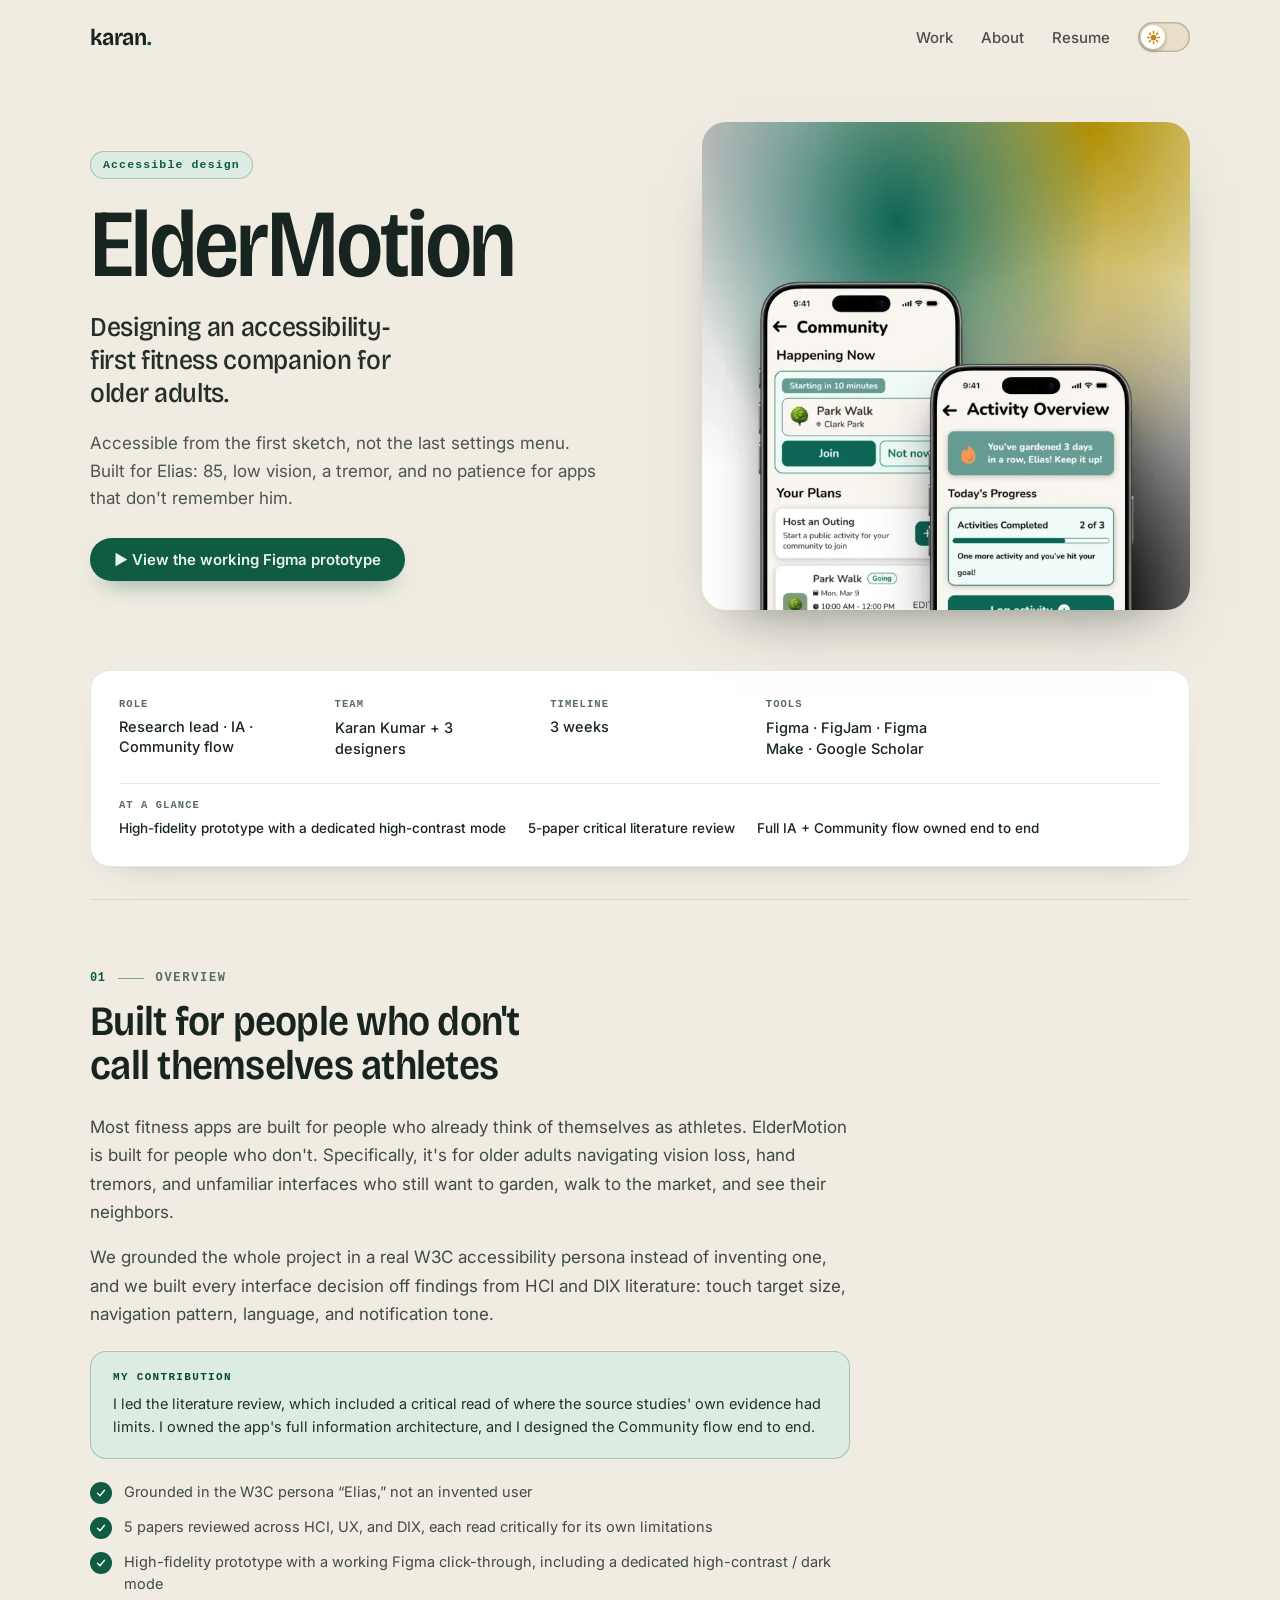
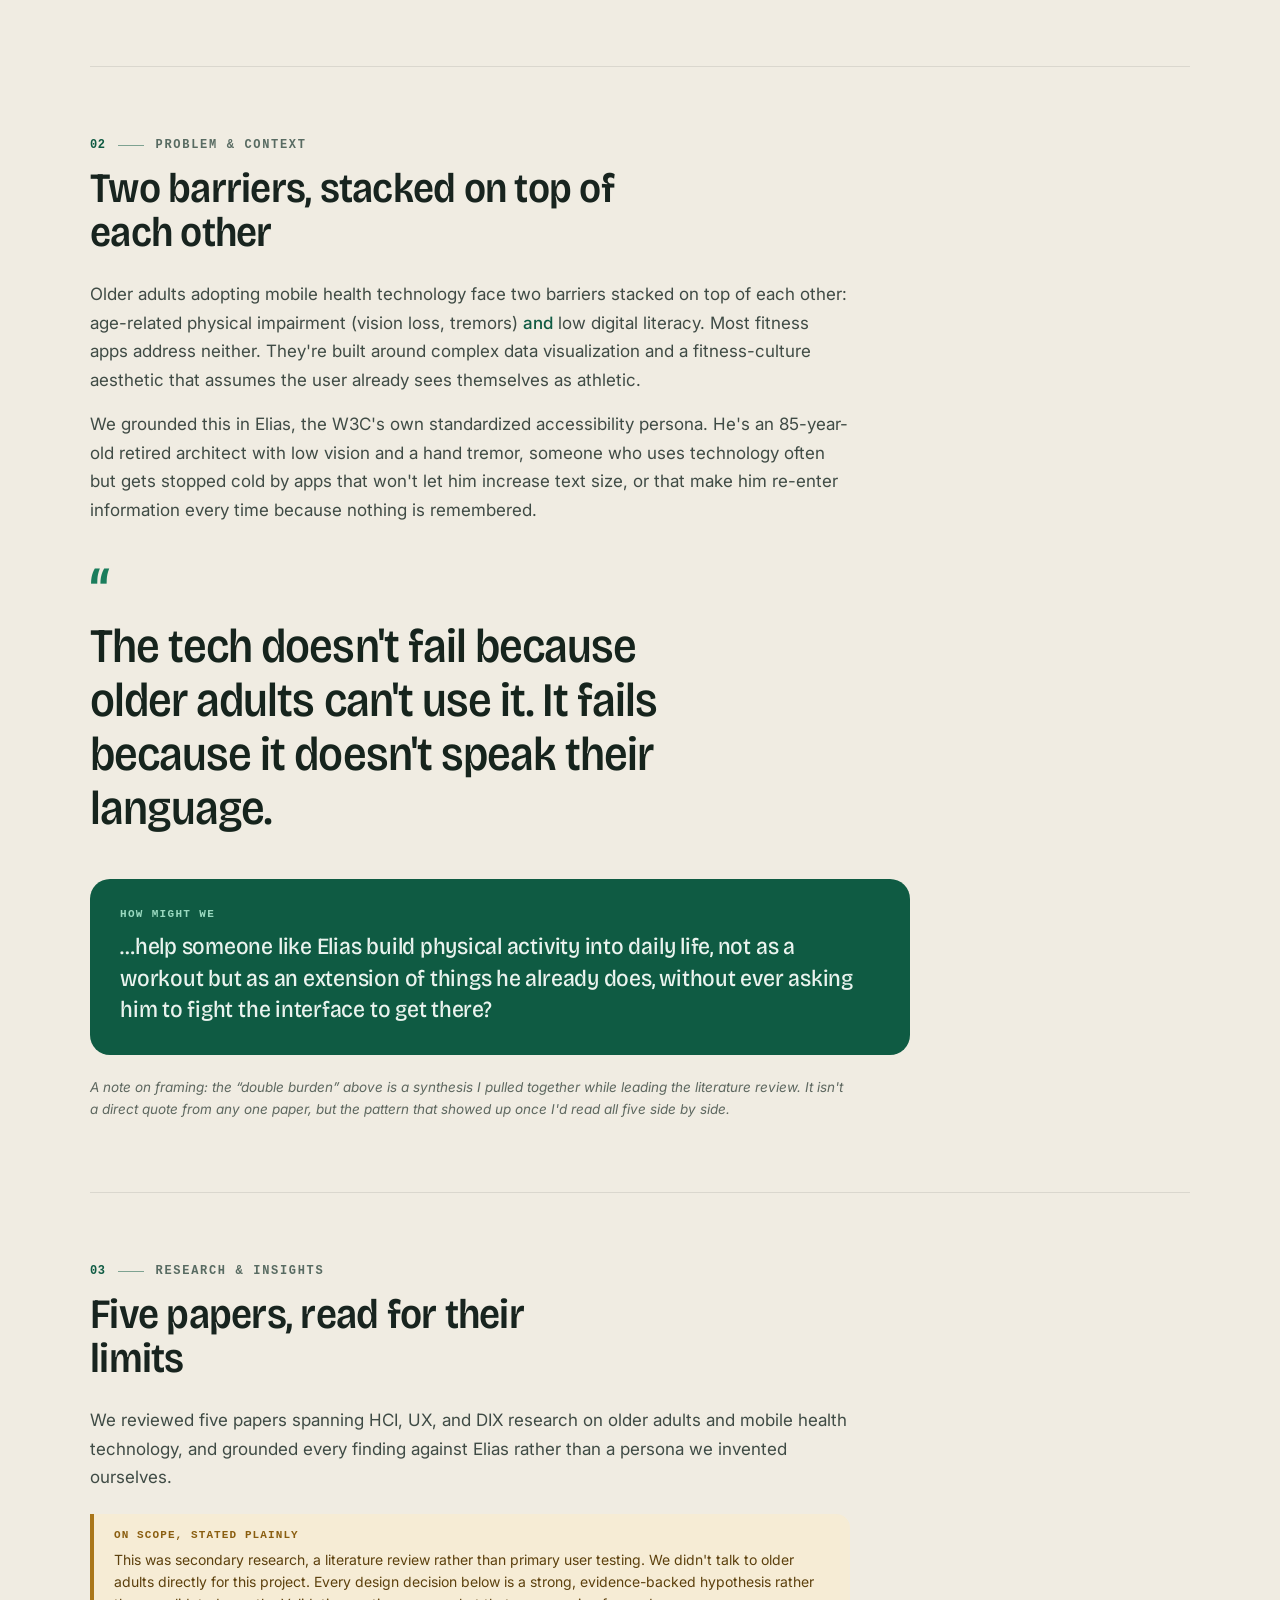
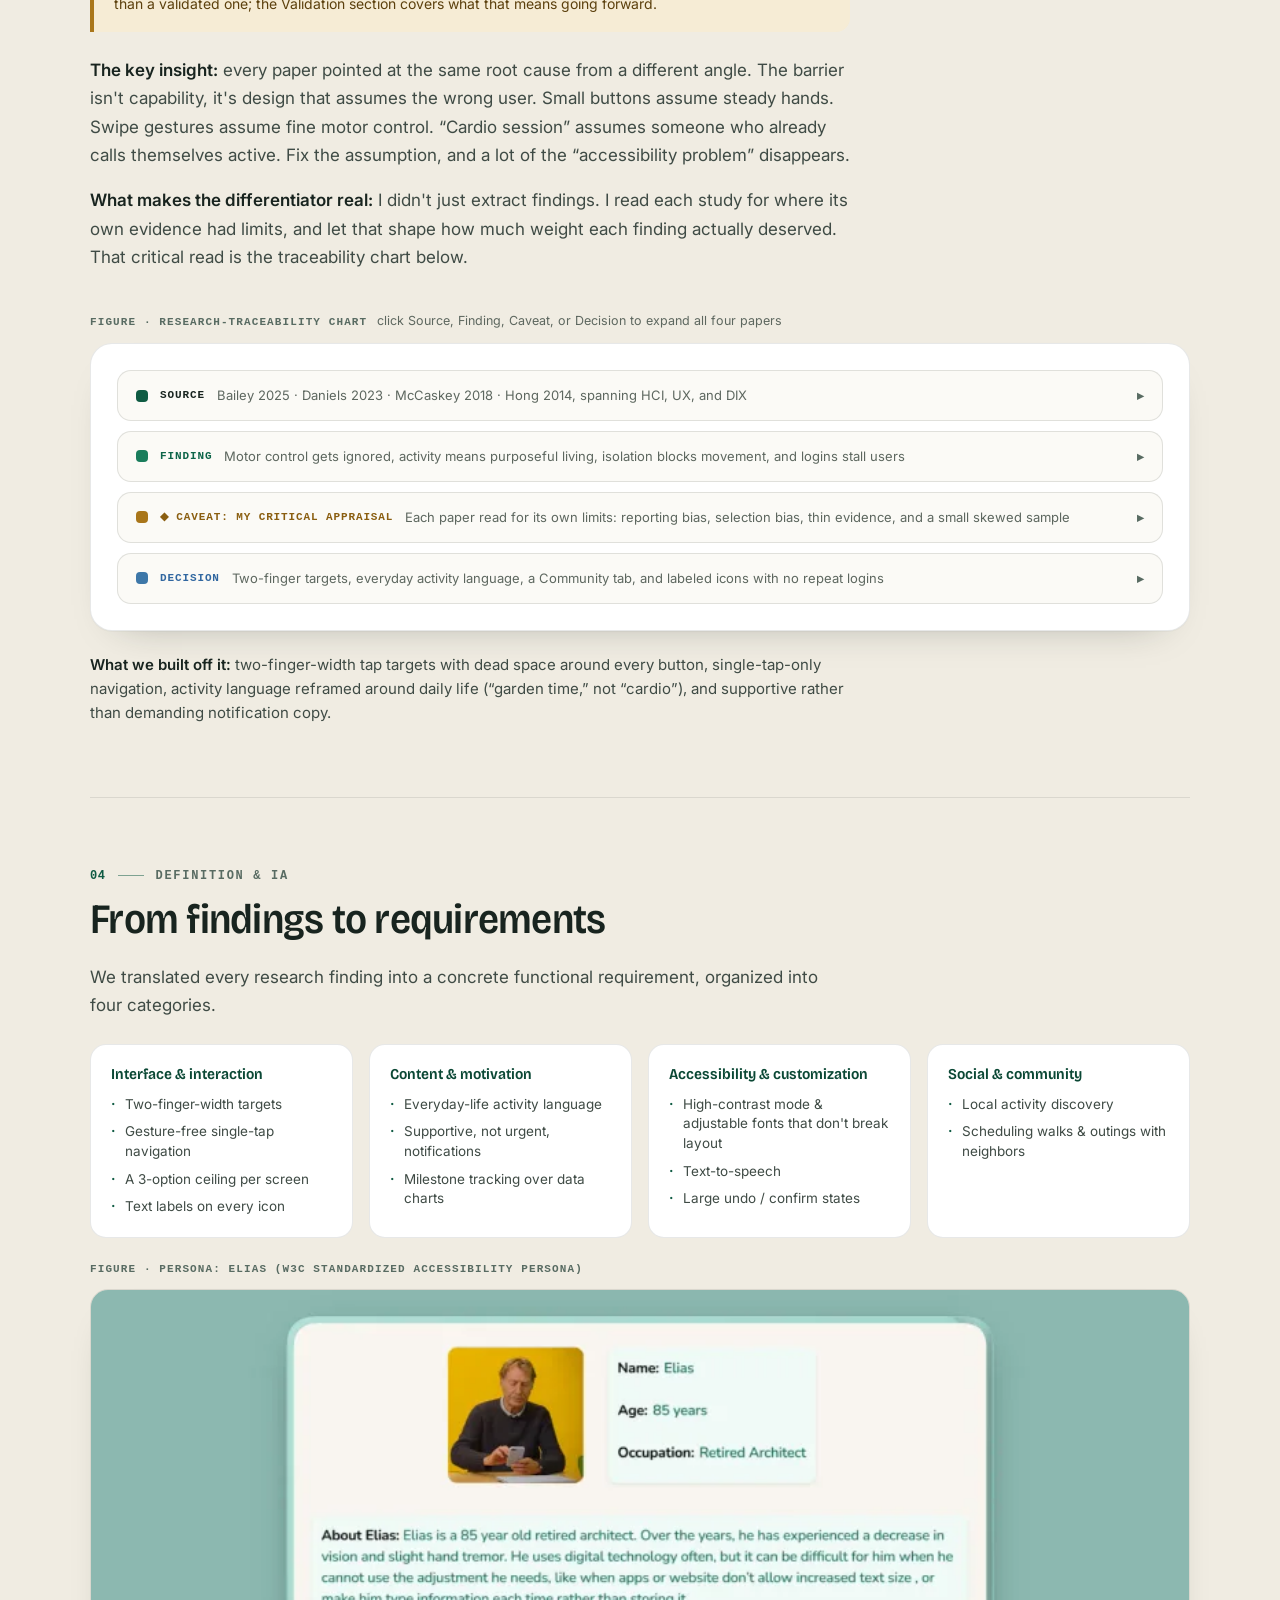
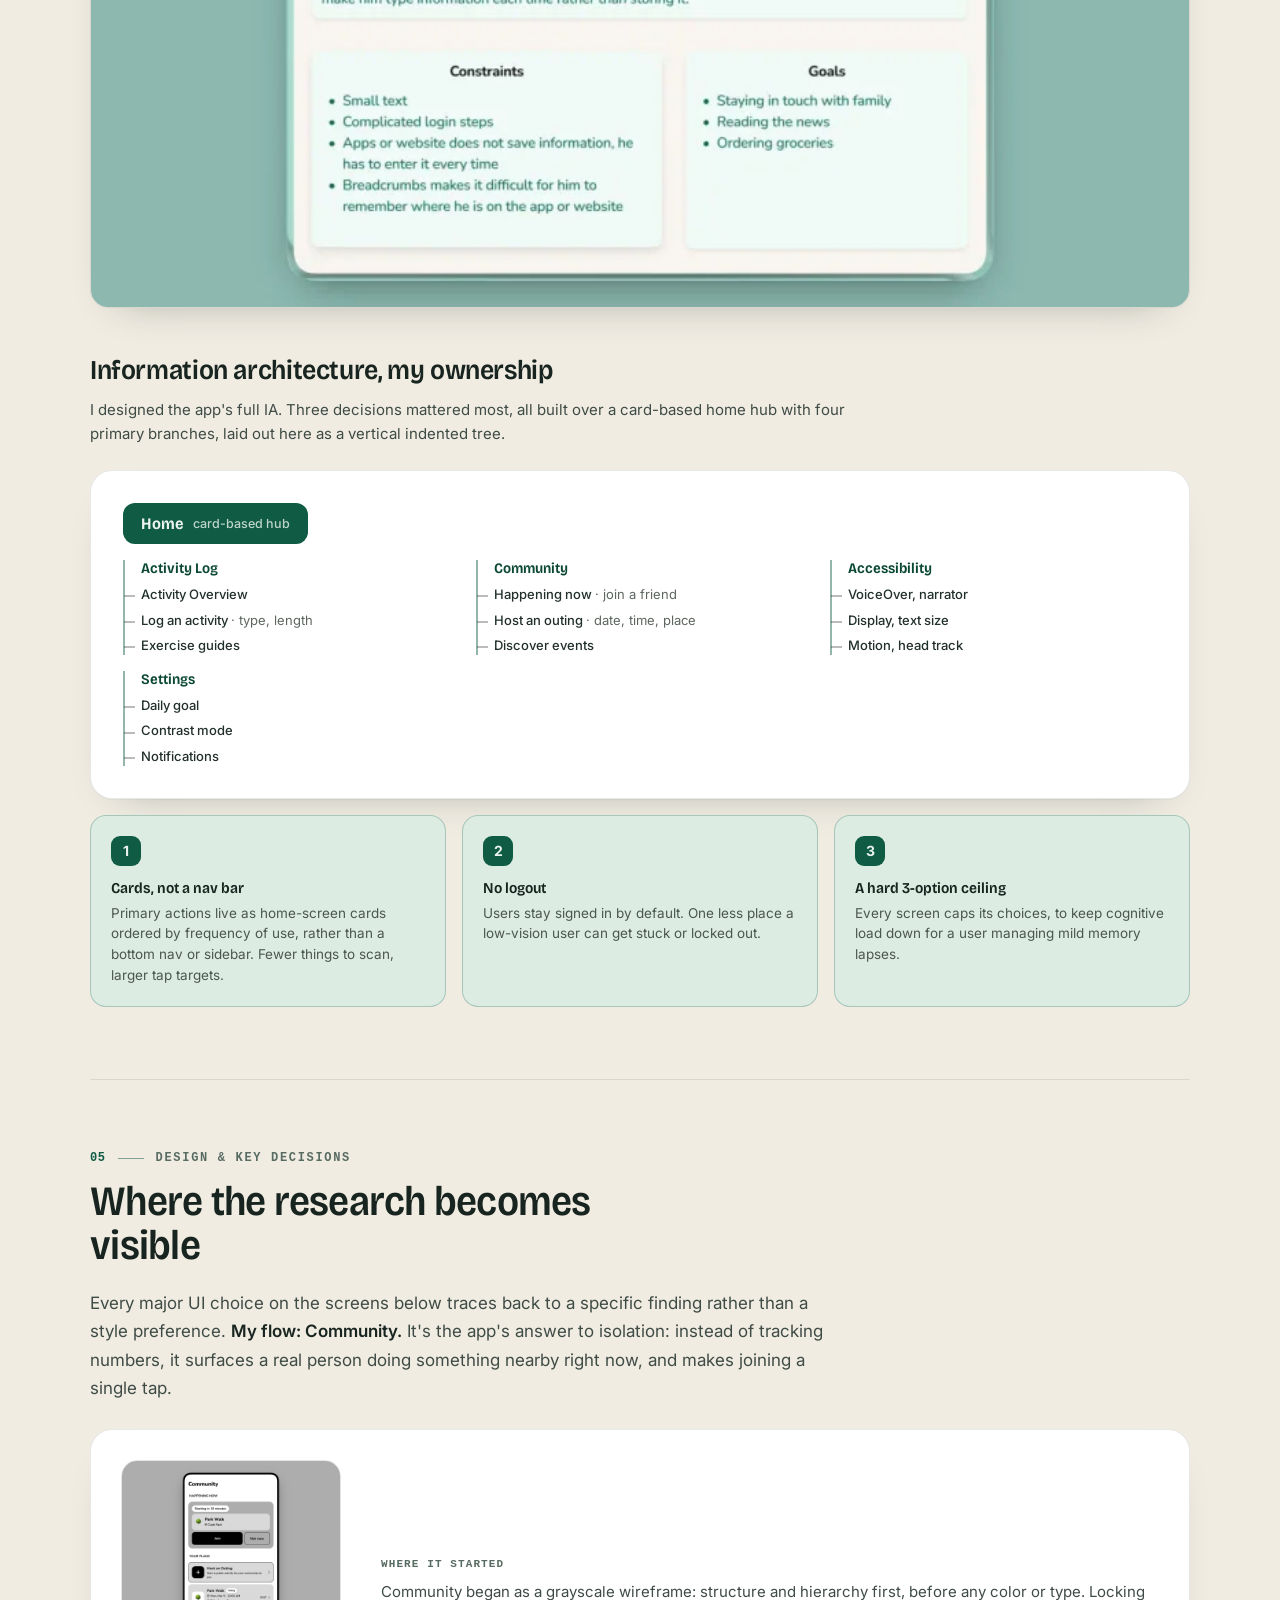
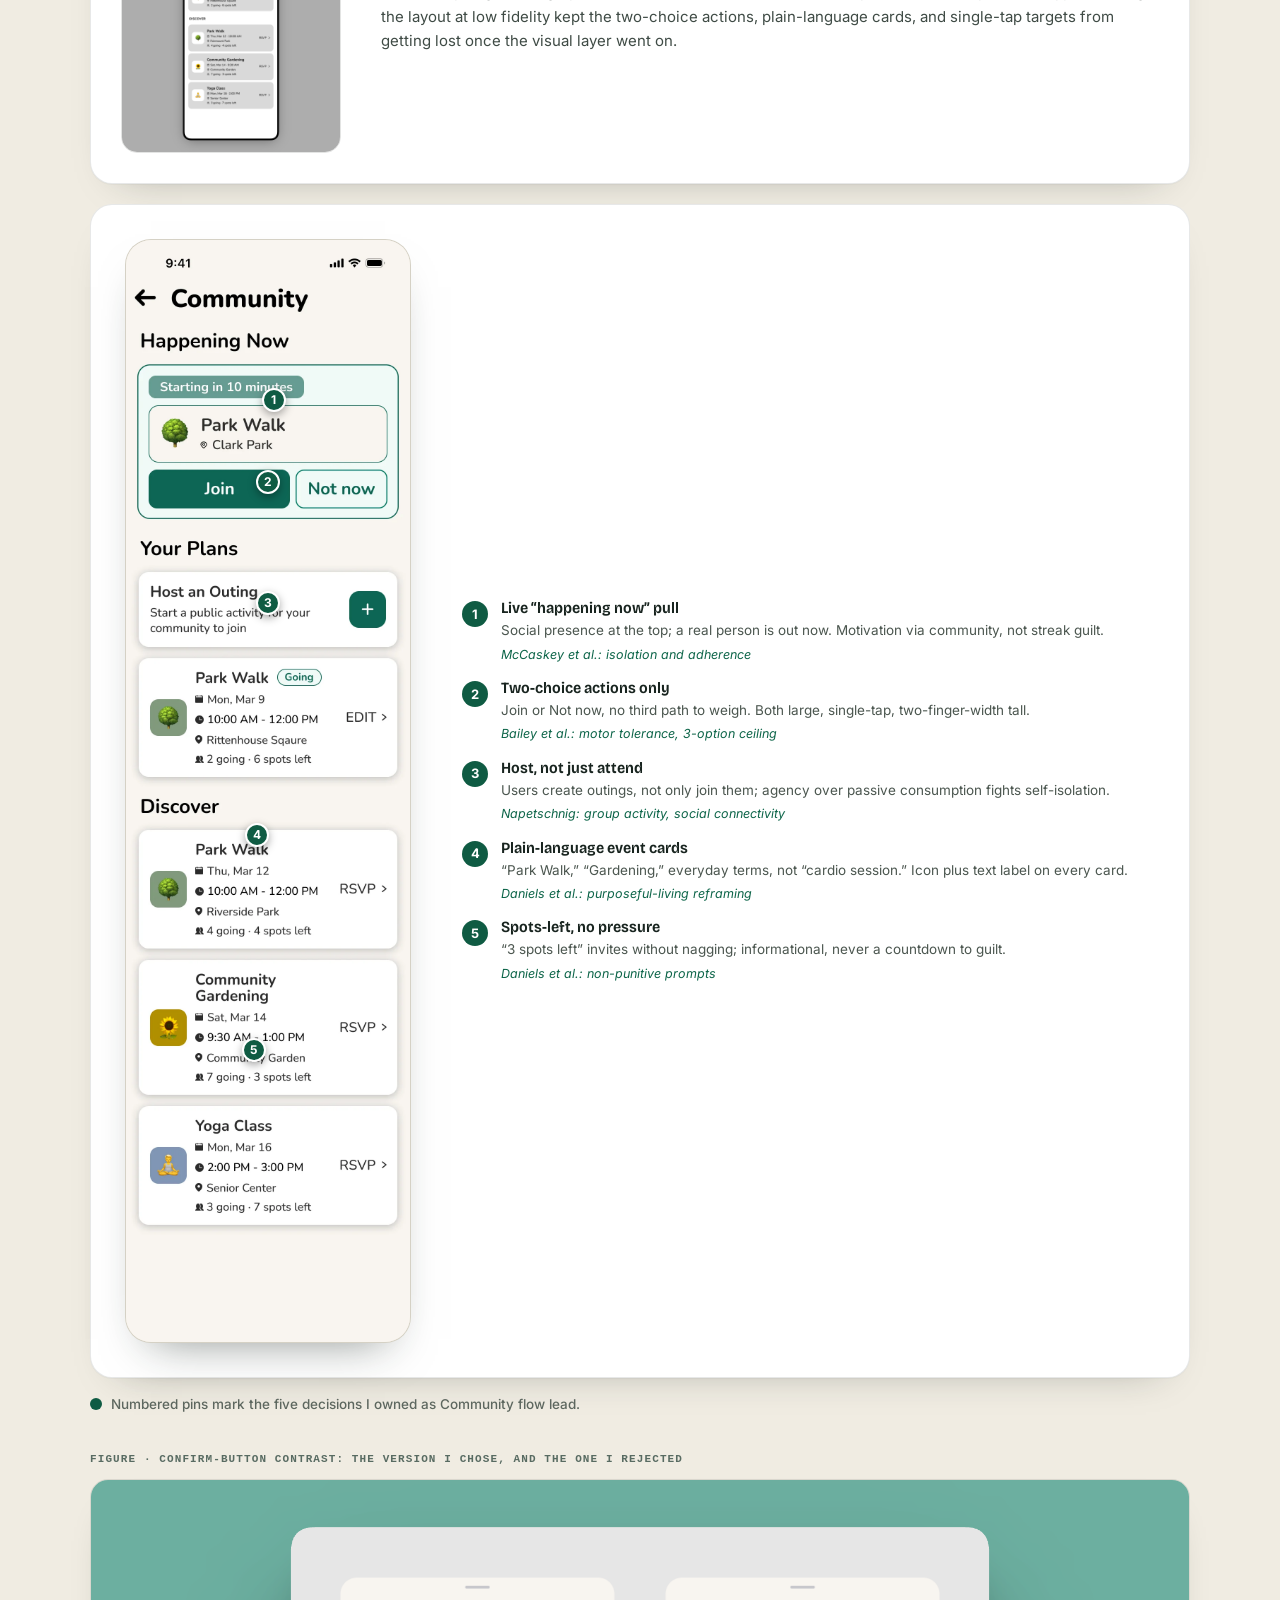
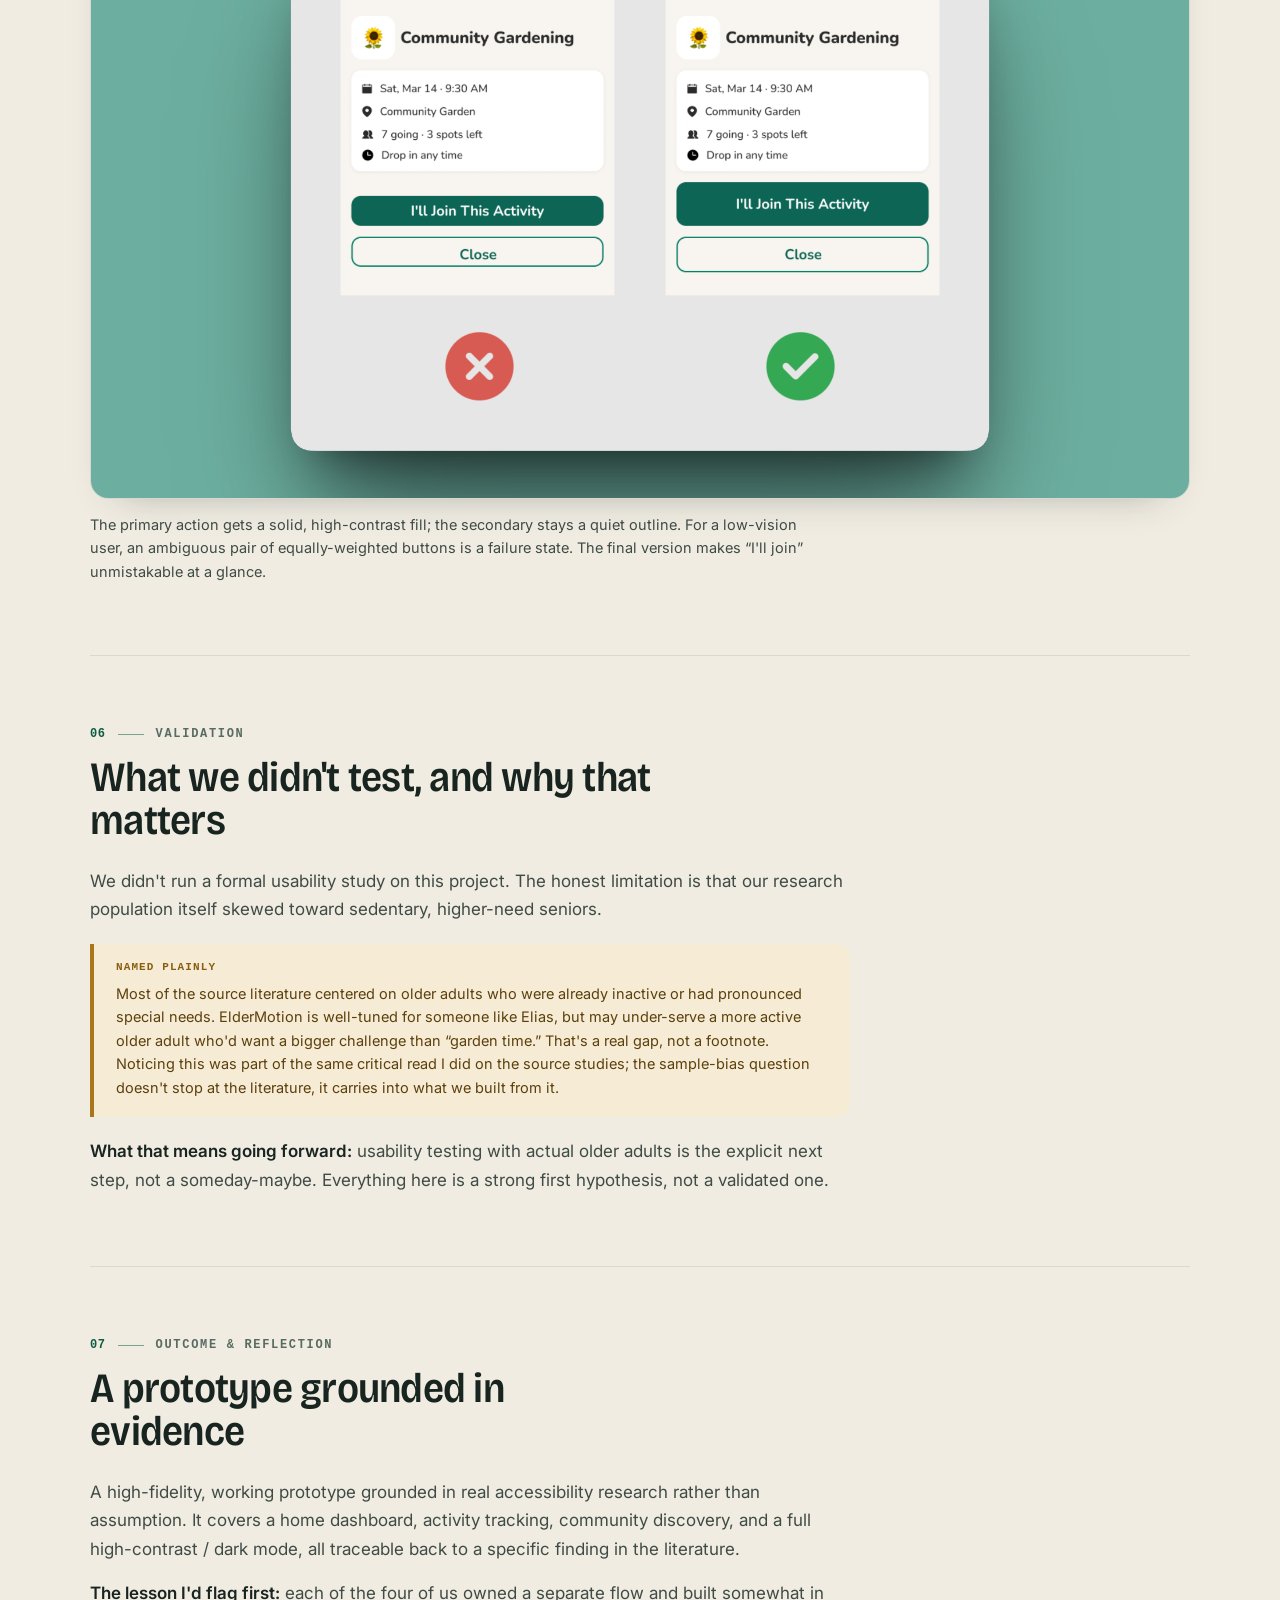
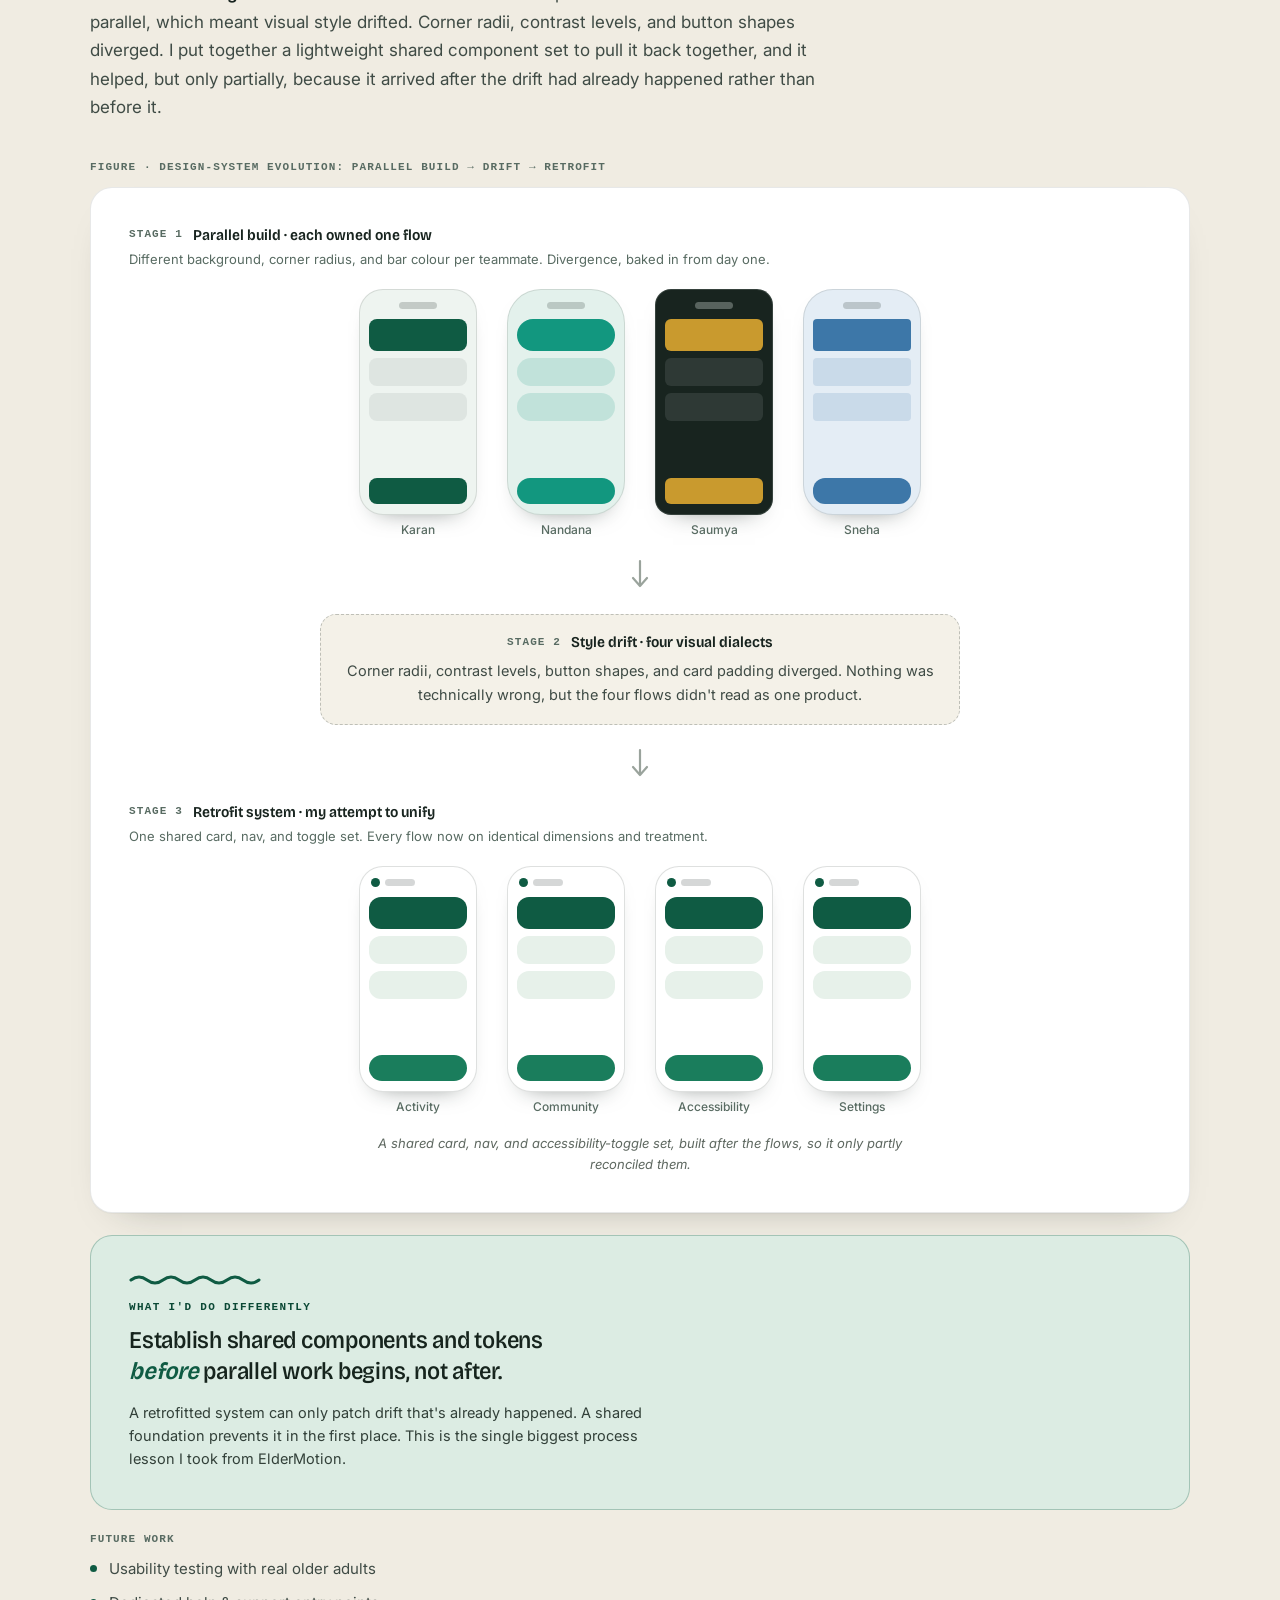
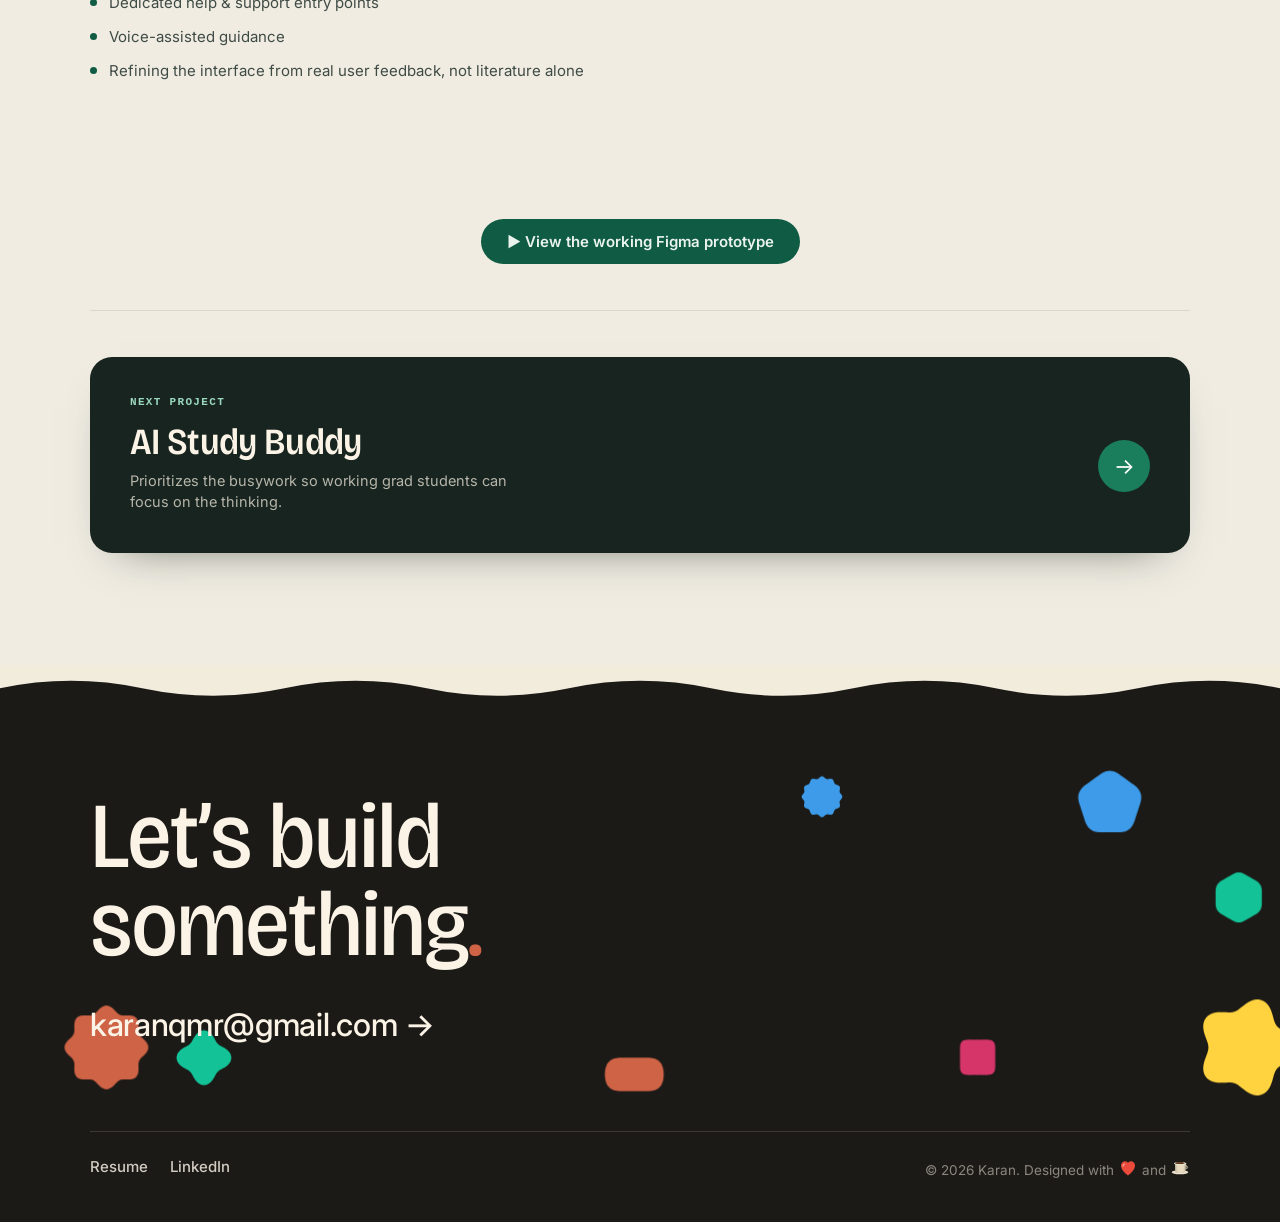
<file: eldermotion-case-study.html>
<!DOCTYPE html>
<html lang="en">
<head>
<meta charset="utf-8">
<meta name="viewport" content="width=device-width, initial-scale=1">
<script>(function(){try{var t=localStorage.getItem("theme");document.documentElement.setAttribute("data-theme",t==="dark"?"dark":"light");}catch(e){document.documentElement.setAttribute("data-theme","light");}})();</script>
<!-- Google Analytics (GA4) -->
<script async src="https://www.googletagmanager.com/gtag/js?id=G-MG99PZXCXY"></script>
<script>window.dataLayer=window.dataLayer||[];function gtag(){dataLayer.push(arguments);}gtag('js',new Date());gtag('config','G-MG99PZXCXY');</script>
<meta name="theme-color" content="#f0ece2">
<title>ElderMotion · Case study · Karan</title>
<meta name="description" content="Designing an accessibility-first fitness companion for older adults. UX case study by Karan.">
<link rel="preconnect" href="https://fonts.googleapis.com">
<link rel="preconnect" href="https://fonts.gstatic.com" crossorigin>
<link href="https://fonts.googleapis.com/css2?family=Bricolage+Grotesque:opsz,wdth,wght@12..96,75..100,200..800&family=Inter:wght@400;500&display=swap" rel="stylesheet">
<link rel="stylesheet" href="css/style.css?v=28">
<link rel="icon" type="image/svg+xml" href="assets/favicon-eldermotion.svg">
<link rel="alternate icon" href="assets/favicon-eldermotion.png">
<link rel="apple-touch-icon" href="assets/apple-touch-icon.png">
<style>
  ::selection{ background:#1a7d5c; color:#fff; }
  section[id]{ scroll-margin-top:24px; }
  [data-sidenav]{ display:flex; }
  @media (max-width:1439px){ [data-sidenav]{ display:none !important; } }

  .hov-navlink{ position:relative; }
  .hov-navlink::after{ content:""; position:absolute; left:0; right:0; bottom:-4px; height:2px; background:currentColor; border-radius:2px; transform:scaleX(0); transform-origin:right center; transition:transform .38s cubic-bezier(0.34,1.56,0.64,1); }
  .hov-navlink:hover, .hov-navlink:focus-visible{ opacity:1 !important; }
  .hov-navlink:hover::after, .hov-navlink:focus-visible::after{ transform:scaleX(1); transform-origin:left center; }
  .hov-accent:hover, .hov-accent:focus-visible{ color:#ce6346 !important; }
  .hov-figma:hover, .hov-figma:focus-visible{ transform:scale(1.04); background:#13674d !important; }
  .hov-totop:hover, .hov-totop:focus-visible{ transform:scale(1.08); border-radius:44% 56% 56% 44% / 56% 44% 58% 42%; background:#13674d !important; }
  .hov-lift:hover, .hov-lift:focus-visible{ transform:translateY(-4px); }

  .ia-node::before{ content:''; position:absolute; left:-17px; top:0.7em; width:11px; height:2px; background:rgba(24,36,31,0.3); }

  /* Annotated Community mock: a full-length phone screen. On phones it is capped
     and scrolls inside its frame; the pins live in the inner wrapper so they
     scroll with the image. */
  .em-phone-hint{ display:none; margin:8px 0 0; text-align:center; font:500 11px/1 'Inter',sans-serif; letter-spacing:0.05em; color:#6b756e; }
  @media (max-width:560px){
    .em-phone-scroll{ max-height:70vh; overflow-y:auto; -webkit-overflow-scrolling:touch; }
    .em-phone-hint{ display:block; }
  }
</style>
</head>
<body>

<div style="min-height:100vh;background:#f0ece2;color:#18241f;font-family:'Inter',system-ui,sans-serif;-webkit-font-smoothing:antialiased;overflow-x:hidden;">

  <a class="skip-link" href="#main-content">Skip to content</a>

  <nav style="max-width:1180px;margin:0 auto;padding:22px clamp(20px,5vw,40px);display:flex;align-items:center;justify-content:space-between;gap:16px;">
    <a href="index.html" aria-label="karan, home" style="font-family:'Bricolage Grotesque',sans-serif;font-size:23px;font-variation-settings:'opsz' 16,'wght' 650,'wdth' 92;color:#18241f;text-decoration:none;letter-spacing:-0.01em;">karan<span style="color:#0f5b43">.</span></a>
    <div style="display:flex;align-items:center;gap:clamp(16px,3vw,28px);">
      <a href="index.html#work" style="color:#18241f;font:500 15px/1 'Inter',sans-serif;text-decoration:none;opacity:0.78;transition:opacity .2s ease;" class="hov-navlink">Work</a>
      <a href="about.html" style="color:#18241f;font:500 15px/1 'Inter',sans-serif;text-decoration:none;opacity:0.78;transition:opacity .2s ease;" class="hov-navlink">About</a>
      <a href="https://drive.google.com/file/d/17IT0uRKgggiwDkknbSD-YRlce37ex7aA/view?usp=drivesdk" target="_blank" rel="noopener" aria-label="Resume (opens in new tab)" style="color:#18241f;font:500 15px/1 'Inter',sans-serif;text-decoration:none;opacity:0.78;transition:opacity .2s ease;" class="hov-navlink">Resume</a>
    </div>
  </nav>

  <nav data-sidenav data-active-color="#0f5b43" data-idle-color="#8a938c" data-dot-idle="#c3ccc5" aria-label="Sections" style="position:fixed;left:26px;top:50%;transform:translateY(-50%);z-index:60;flex-direction:column;gap:1px;transition:opacity .3s ease,visibility .3s ease;">
    <a href="#overview" data-sidelink="overview" style="display:flex;align-items:center;gap:11px;padding:7px 9px;border-radius:8px;font:600 13.5px/1.2 'Inter',sans-serif;color:#8a938c;text-decoration:none;transition:color .2s ease;"><span data-sidedot style="width:18px;height:2px;border-radius:2px;background:#c3ccc5;transition:all .25s ease;"></span>Overview</a>
    <a href="#problem" data-sidelink="problem" style="display:flex;align-items:center;gap:11px;padding:7px 9px;border-radius:8px;font:600 13.5px/1.2 'Inter',sans-serif;color:#8a938c;text-decoration:none;transition:color .2s ease;"><span data-sidedot style="width:18px;height:2px;border-radius:2px;background:#c3ccc5;transition:all .25s ease;"></span>Problem</a>
    <a href="#research" data-sidelink="research" style="display:flex;align-items:center;gap:11px;padding:7px 9px;border-radius:8px;font:600 13.5px/1.2 'Inter',sans-serif;color:#8a938c;text-decoration:none;transition:color .2s ease;"><span data-sidedot style="width:18px;height:2px;border-radius:2px;background:#c3ccc5;transition:all .25s ease;"></span>Research</a>
    <a href="#ia" data-sidelink="ia" style="display:flex;align-items:center;gap:11px;padding:7px 9px;border-radius:8px;font:600 13.5px/1.2 'Inter',sans-serif;color:#8a938c;text-decoration:none;transition:color .2s ease;"><span data-sidedot style="width:18px;height:2px;border-radius:2px;background:#c3ccc5;transition:all .25s ease;"></span>Definition &amp; IA</a>
    <a href="#design" data-sidelink="design" style="display:flex;align-items:center;gap:11px;padding:7px 9px;border-radius:8px;font:600 13.5px/1.2 'Inter',sans-serif;color:#8a938c;text-decoration:none;transition:color .2s ease;"><span data-sidedot style="width:18px;height:2px;border-radius:2px;background:#c3ccc5;transition:all .25s ease;"></span>Design</a>
    <a href="#validation" data-sidelink="validation" style="display:flex;align-items:center;gap:11px;padding:7px 9px;border-radius:8px;font:600 13.5px/1.2 'Inter',sans-serif;color:#8a938c;text-decoration:none;transition:color .2s ease;"><span data-sidedot style="width:18px;height:2px;border-radius:2px;background:#c3ccc5;transition:all .25s ease;"></span>Validation</a>
    <a href="#outcome" data-sidelink="outcome" style="display:flex;align-items:center;gap:11px;padding:7px 9px;border-radius:8px;font:600 13.5px/1.2 'Inter',sans-serif;color:#8a938c;text-decoration:none;transition:color .2s ease;"><span data-sidedot style="width:18px;height:2px;border-radius:2px;background:#c3ccc5;transition:all .25s ease;"></span>Outcome</a>
    <a href="#next" data-sidelink="next" style="display:flex;align-items:center;gap:11px;padding:7px 9px;border-radius:8px;font:600 13.5px/1.2 'Inter',sans-serif;color:#8a938c;text-decoration:none;transition:color .2s ease;"><span data-sidedot style="width:18px;height:2px;border-radius:2px;background:#c3ccc5;transition:all .25s ease;"></span>Next</a>
  </nav>

  <div id="main-content" tabindex="-1" style="max-width:1180px;margin:0 auto;padding:0 clamp(20px,5vw,40px);outline:none;">

    <!-- HERO -->
    <section id="top" style="padding:clamp(20px,4vw,48px) 0 clamp(36px,5vw,60px);display:flex;flex-wrap:wrap;gap:clamp(32px,6vw,64px);align-items:center;">
      <div style="flex:1 1 420px;min-width:280px;">
        <div data-reveal style="display:flex;flex-wrap:wrap;align-items:center;gap:9px;margin-bottom:22px;">
          <span style="font:600 11.5px/1 ui-monospace,Menlo,monospace;letter-spacing:0.1em;color:#0f5b43;background:#dcece3;border:1px solid rgba(15,91,67,0.28);padding:7px 12px;border-radius:999px;">Accessible design</span>
        </div>
        <h1 data-reveal style="margin:0;font-family:'Bricolage Grotesque',sans-serif;font-size:clamp(3.2rem,8vw,6rem);line-height:0.92;letter-spacing:-0.028em;font-variation-settings:'opsz' 60,'wght' 560,'wdth' 88;">ElderMotion</h1>
        <p data-reveal style="margin:22px 0 0;font-family:'Bricolage Grotesque',sans-serif;font-size:clamp(1.25rem,2.5vw,1.7rem);line-height:1.22;letter-spacing:-0.012em;font-variation-settings:'opsz' 24,'wght' 480,'wdth' 92;color:#243029;max-width:20ch;">Designing an accessibility-first fitness companion for older adults.</p>
        <p data-reveal style="margin:20px 0 0;font:400 clamp(15.5px,1.8vw,17px)/1.6 'Inter',sans-serif;color:#4b564f;max-width:46ch;">Accessible from the first sketch, not the last settings menu. Built for Elias: 85, low vision, a tremor, and no patience for apps that don't remember him.</p>
        <div data-reveal style="margin-top:26px;display:flex;flex-wrap:wrap;gap:14px;align-items:center;">
          <a href="https://www.figma.com/proto/LQB6sRamhBaXbBTFkoOEke/Elder-Fitness-App--Copy-?node-id=315-820&amp;viewport=2423%2C631%2C0.34&amp;t=zg7C9EHJSYeXby8k-1&amp;scaling=scale-down&amp;content-scaling=fixed&amp;starting-point-node-id=315%3A820&amp;page-id=0%3A1" target="_blank" rel="noopener" style="display:inline-flex;align-items:center;gap:10px;padding:14px 24px;border-radius:999px;background:#0f5b43;color:#eaf3ee;font:600 15px/1 'Inter',sans-serif;text-decoration:none;box-shadow:0 12px 26px -14px rgba(15,91,67,0.7);transition:transform .3s cubic-bezier(0.34,1.56,0.64,1),background .25s ease;" class="hov-figma">▶ View the working Figma prototype</a>
        </div>
      </div>
      <div data-reveal style="flex:1 1 360px;min-width:280px;">
        <img src="assets/slots/em-cover.webp" srcset="assets/slots/em-cover-700.webp 700w, assets/slots/em-cover.webp 1400w" sizes="(max-width: 760px) calc(100vw - 40px), 490px" alt="ElderMotion's Community and Activity Overview screens, with large labeled buttons and high-contrast cards" width="1400" height="1400" style="display:block;width:100%;height:auto;border-radius:24px;box-shadow:0 30px 60px -34px rgba(24,36,31,0.6);">
      </div>
    </section>

    <!-- FACTS (moved above overview) -->
    <section style="padding:0 0 clamp(20px,3vw,32px);">
      <div data-reveal style="background:#ffffff;border:1px solid rgba(24,36,31,0.1);border-radius:20px;padding:clamp(20px,3vw,28px);box-shadow:0 1px 0 rgba(24,36,31,0.03),0 16px 36px -30px rgba(24,36,31,0.4);display:grid;grid-template-columns:repeat(auto-fit,minmax(150px,1fr));gap:24px 36px;align-items:start;">
        <div><div style="font:600 10.5px/1 ui-monospace,Menlo,monospace;letter-spacing:0.1em;text-transform:uppercase;color:#586b62;margin-bottom:7px;">Role</div><div style="font:500 14.5px/1.4 'Inter',sans-serif;color:#18241f;">Research lead · IA · Community flow</div></div>
        <div><div style="font:600 10.5px/1 ui-monospace,Menlo,monospace;letter-spacing:0.1em;text-transform:uppercase;color:#586b62;margin-bottom:7px;">Team</div><div style="font:500 14.5px/1.45 'Inter',sans-serif;color:#18241f;">Karan Kumar + 3 designers</div></div>
        <div><div style="font:600 10.5px/1 ui-monospace,Menlo,monospace;letter-spacing:0.1em;text-transform:uppercase;color:#586b62;margin-bottom:7px;">Timeline</div><div style="font:500 14.5px/1.4 'Inter',sans-serif;color:#18241f;">3 weeks</div></div>
        <div><div style="font:600 10.5px/1 ui-monospace,Menlo,monospace;letter-spacing:0.1em;text-transform:uppercase;color:#586b62;margin-bottom:7px;">Tools</div><div style="font:500 14.5px/1.45 'Inter',sans-serif;color:#18241f;">Figma · FigJam · Figma Make · Google Scholar</div></div>
        <div style="grid-column:1/-1;border-top:1px solid rgba(24,36,31,0.1);padding-top:16px;"><div style="font:600 10.5px/1 ui-monospace,Menlo,monospace;letter-spacing:0.1em;text-transform:uppercase;color:#586b62;margin-bottom:8px;">At a glance</div><ul aria-label="Project at a glance" style="list-style:none;margin:0;padding:0;display:flex;flex-wrap:wrap;gap:6px 22px;font:500 13.5px/1.5 'Inter',sans-serif;color:#18241f;"><li>High-fidelity prototype with a dedicated high-contrast mode</li><li>5-paper critical literature review</li><li>Full IA + Community flow owned end to end</li></ul></div>
      </div>

    </section>

    <!-- 1 · OVERVIEW / TL;DR -->
    <section id="overview" style="padding:clamp(40px,6vw,72px) 0;border-top:1px solid rgba(24,36,31,0.1);">
      <div data-reveal style="display:flex;align-items:center;gap:12px;">
        <span style="font:700 12px/1 ui-monospace,Menlo,monospace;color:#0f5b43;letter-spacing:0.05em;">01</span>
        <span style="height:1px;width:26px;background:rgba(15,91,67,0.5);"></span>
        <span style="font:600 12px/1 ui-monospace,Menlo,monospace;letter-spacing:0.14em;text-transform:uppercase;color:#586b62;">Overview</span>
      </div>
      <h2 data-reveal style="margin:16px 0 0;font-family:'Bricolage Grotesque',sans-serif;font-size:clamp(1.8rem,3.6vw,2.6rem);font-variation-settings:'opsz' 30,'wght' 580,'wdth' 90;letter-spacing:-0.018em;line-height:1.04;max-width:20ch;">Built for people who don't call themselves athletes</h2>

      <div style="max-width:760px;">
        <p data-reveal style="margin:26px 0 0;font:400 clamp(15.5px,1.8vw,17px)/1.68 'Inter',sans-serif;color:#3f4b45;">Most fitness apps are built for people who already think of themselves as athletes. ElderMotion is built for people who don't. Specifically, it's for older adults navigating vision loss, hand tremors, and unfamiliar interfaces who still want to garden, walk to the market, and see their neighbors.</p>
        <p data-reveal style="margin:16px 0 0;font:400 clamp(15.5px,1.8vw,17px)/1.68 'Inter',sans-serif;color:#3f4b45;">We grounded the whole project in a real W3C accessibility persona instead of inventing one, and we built every interface decision off findings from HCI and DIX literature: touch target size, navigation pattern, language, and notification tone.</p>

        <div data-reveal style="margin-top:22px;background:#dcece3;border:1px solid rgba(15,91,67,0.28);border-radius:16px;padding:20px 22px;">
          <div style="font:700 11px/1 ui-monospace,Menlo,monospace;letter-spacing:0.12em;text-transform:uppercase;color:#0b4835;margin-bottom:9px;">My contribution</div>
          <p style="margin:0;font:400 14.5px/1.6 'Inter',sans-serif;color:#22302a;">I led the literature review, which included a critical read of where the source studies' own evidence had limits. I owned the app's full information architecture, and I designed the Community flow end to end.</p>
        </div>

        <ul data-reveal style="margin:22px 0 0;padding:0;list-style:none;display:flex;flex-direction:column;gap:12px;">
          <li style="display:flex;gap:12px;align-items:flex-start;font:400 14.5px/1.5 'Inter',sans-serif;color:#3f4b45;"><span style="flex:0 0 auto;width:22px;height:22px;border-radius:50%;background:#0f5b43;display:flex;align-items:center;justify-content:center;margin-top:1px;"><svg width="12" height="12" viewBox="0 0 24 24" fill="none" aria-hidden="true"><path d="M5 12.5 L10 17.5 L19 6.5" stroke="#ffffff" stroke-width="2.6" stroke-linecap="round" stroke-linejoin="round"></path></svg></span>Grounded in the W3C persona “Elias,” not an invented user</li>
          <li style="display:flex;gap:12px;align-items:flex-start;font:400 14.5px/1.5 'Inter',sans-serif;color:#3f4b45;"><span style="flex:0 0 auto;width:22px;height:22px;border-radius:50%;background:#0f5b43;display:flex;align-items:center;justify-content:center;margin-top:1px;"><svg width="12" height="12" viewBox="0 0 24 24" fill="none" aria-hidden="true"><path d="M5 12.5 L10 17.5 L19 6.5" stroke="#ffffff" stroke-width="2.6" stroke-linecap="round" stroke-linejoin="round"></path></svg></span>5 papers reviewed across HCI, UX, and DIX, each read critically for its own limitations</li>
          <li style="display:flex;gap:12px;align-items:flex-start;font:400 14.5px/1.5 'Inter',sans-serif;color:#3f4b45;"><span style="flex:0 0 auto;width:22px;height:22px;border-radius:50%;background:#0f5b43;display:flex;align-items:center;justify-content:center;margin-top:1px;"><svg width="12" height="12" viewBox="0 0 24 24" fill="none" aria-hidden="true"><path d="M5 12.5 L10 17.5 L19 6.5" stroke="#ffffff" stroke-width="2.6" stroke-linecap="round" stroke-linejoin="round"></path></svg></span>High-fidelity prototype with a working Figma click-through, including a dedicated high-contrast / dark mode</li>
        </ul>
      </div>
    </section>

    <!-- 2 · PROBLEM & CONTEXT -->
    <section id="problem" style="padding:clamp(40px,6vw,72px) 0;border-top:1px solid rgba(24,36,31,0.1);">
      <div data-reveal style="display:flex;align-items:center;gap:12px;">
        <span style="font:700 12px/1 ui-monospace,Menlo,monospace;color:#0f5b43;letter-spacing:0.05em;">02</span>
        <span style="height:1px;width:26px;background:rgba(15,91,67,0.5);"></span>
        <span style="font:600 12px/1 ui-monospace,Menlo,monospace;letter-spacing:0.14em;text-transform:uppercase;color:#586b62;">Problem &amp; context</span>
      </div>
      <h2 data-reveal style="margin:16px 0 0;font-family:'Bricolage Grotesque',sans-serif;font-size:clamp(1.8rem,3.6vw,2.6rem);font-variation-settings:'opsz' 30,'wght' 580,'wdth' 90;letter-spacing:-0.018em;line-height:1.04;max-width:22ch;">Two barriers, stacked on top of each other</h2>

      <div style="max-width:760px;">
        <p data-reveal style="margin:26px 0 0;font:400 clamp(15.5px,1.8vw,17px)/1.68 'Inter',sans-serif;color:#3f4b45;">Older adults adopting mobile health technology face two barriers stacked on top of each other: age-related physical impairment (vision loss, tremors) <em style="font-style:normal;color:#0f5b43;font-weight:500;">and</em> low digital literacy. Most fitness apps address neither. They're built around complex data visualization and a fitness-culture aesthetic that assumes the user already sees themselves as athletic.</p>
        <p data-reveal style="margin:16px 0 0;font:400 clamp(15.5px,1.8vw,17px)/1.68 'Inter',sans-serif;color:#3f4b45;">We grounded this in Elias, the W3C's own standardized accessibility persona. He's an 85-year-old retired architect with low vision and a hand tremor, someone who uses technology often but gets stopped cold by apps that won't let him increase text size, or that make him re-enter information every time because nothing is remembered.</p>
      </div>

      <blockquote data-reveal style="margin:clamp(34px,5vw,52px) 0 0;">
        <div aria-hidden="true" style="font-family:'Bricolage Grotesque',sans-serif;font-size:72px;line-height:0.5;color:#1a7d5c;">“</div>
        <p style="margin:8px 0 0;font-family:'Bricolage Grotesque',sans-serif;font-size:clamp(1.8rem,4.4vw,3rem);line-height:1.12;letter-spacing:-0.02em;font-variation-settings:'opsz' 40,'wght' 520,'wdth' 90;color:#16241d;max-width:24ch;">The tech doesn't fail because older adults can't use it. It fails because it doesn't speak their language.</p>
      </blockquote>

      <div data-reveal style="margin-top:clamp(32px,4vw,44px);background:#0f5b43;border-radius:20px;padding:clamp(22px,3vw,30px);color:#eaf3ee;max-width:820px;">
        <div style="font:700 11px/1 ui-monospace,Menlo,monospace;letter-spacing:0.12em;text-transform:uppercase;color:#9ad9c0;margin-bottom:11px;">How might we</div>
        <p style="margin:0;font-family:'Bricolage Grotesque',sans-serif;font-size:clamp(1.15rem,2.2vw,1.45rem);line-height:1.35;letter-spacing:-0.01em;font-variation-settings:'opsz' 22,'wght' 460,'wdth' 92;">…help someone like Elias build physical activity into daily life, not as a workout but as an extension of things he already does, without ever asking him to fight the interface to get there?</p>
      </div>

      <p data-reveal style="margin:22px 0 0;font:italic 400 13.5px/1.6 'Inter',sans-serif;color:#6b756e;max-width:760px;">A note on framing: the “double burden” above is a synthesis I pulled together while leading the literature review. It isn't a direct quote from any one paper, but the pattern that showed up once I'd read all five side by side.</p>
    </section>

    <!-- 3 · RESEARCH & INSIGHTS -->
    <section id="research" style="padding:clamp(40px,6vw,72px) 0;border-top:1px solid rgba(24,36,31,0.1);">
      <div data-reveal style="display:flex;align-items:center;gap:12px;">
        <span style="font:700 12px/1 ui-monospace,Menlo,monospace;color:#0f5b43;letter-spacing:0.05em;">03</span>
        <span style="height:1px;width:26px;background:rgba(15,91,67,0.5);"></span>
        <span style="font:600 12px/1 ui-monospace,Menlo,monospace;letter-spacing:0.14em;text-transform:uppercase;color:#586b62;">Research &amp; insights</span>
      </div>
      <h2 data-reveal style="margin:16px 0 0;font-family:'Bricolage Grotesque',sans-serif;font-size:clamp(1.8rem,3.6vw,2.6rem);font-variation-settings:'opsz' 30,'wght' 580,'wdth' 90;letter-spacing:-0.018em;line-height:1.04;max-width:22ch;">Five papers, read for their limits</h2>

      <div style="max-width:760px;">
        <p data-reveal style="margin:26px 0 0;font:400 clamp(15.5px,1.8vw,17px)/1.68 'Inter',sans-serif;color:#3f4b45;">We reviewed five papers spanning HCI, UX, and DIX research on older adults and mobile health technology, and grounded every finding against Elias rather than a persona we invented ourselves.</p>
      </div>

      <div data-reveal style="margin-top:22px;border-left:4px solid #a9761a;background:#f6ecd5;border-radius:0 14px 14px 0;padding:16px 20px;max-width:760px;">
        <div style="font:700 11px/1 ui-monospace,Menlo,monospace;letter-spacing:0.1em;text-transform:uppercase;color:#8a5e10;margin-bottom:8px;">On scope, stated plainly</div>
        <p style="margin:0;font:400 14px/1.6 'Inter',sans-serif;color:#5c400d;">This was secondary research, a literature review rather than primary user testing. We didn't talk to older adults directly for this project. Every design decision below is a strong, evidence-backed hypothesis rather than a validated one; the Validation section covers what that means going forward.</p>
      </div>

      <div style="max-width:760px;">
        <p data-reveal style="margin:24px 0 0;font:400 clamp(15.5px,1.8vw,17px)/1.68 'Inter',sans-serif;color:#3f4b45;"><strong style="font-weight:600;color:#18241f;">The key insight:</strong> every paper pointed at the same root cause from a different angle. The barrier isn't capability, it's design that assumes the wrong user. Small buttons assume steady hands. Swipe gestures assume fine motor control. “Cardio session” assumes someone who already calls themselves active. Fix the assumption, and a lot of the “accessibility problem” disappears.</p>
        <p data-reveal style="margin:16px 0 0;font:400 clamp(15.5px,1.8vw,17px)/1.68 'Inter',sans-serif;color:#3f4b45;"><strong style="font-weight:600;color:#18241f;">What makes the differentiator real:</strong> I didn't just extract findings. I read each study for where its own evidence had limits, and let that shape how much weight each finding actually deserved. That critical read is the traceability chart below.</p>
      </div>

      <!-- VISUAL: research-traceability chart -->
      <div data-reveal style="margin-top:clamp(28px,4vw,40px);">
        <div style="display:flex;flex-wrap:wrap;align-items:baseline;gap:10px;margin-bottom:14px;"><span style="font:600 11px/1 ui-monospace,Menlo,monospace;letter-spacing:0.1em;text-transform:uppercase;color:#586b62;">Figure · Research-traceability chart</span><span style="font:400 12.5px/1.4 'Inter',sans-serif;color:#6b756e;">click Source, Finding, Caveat, or Decision to expand all four papers</span></div>
        <div style="background:#ffffff;border:1px solid rgba(24,36,31,0.1);border-radius:22px;padding:clamp(16px,2.4vw,26px);box-shadow:0 1px 0 rgba(24,36,31,0.03),0 18px 40px -30px rgba(24,36,31,0.4);">
          <div data-acc-group style="display:flex;flex-direction:column;gap:10px;">

            <div style="border:1px solid rgba(24,36,31,0.12);border-radius:14px;background:#fbfaf6;">
              <button type="button" data-acc-btn aria-expanded="false" style="width:100%;display:flex;align-items:center;flex-wrap:wrap;gap:12px;padding:15px 18px;background:transparent;border:none;cursor:pointer;text-align:left;">
                <span aria-hidden="true" style="flex:0 0 auto;width:12px;height:12px;border-radius:4px;background:#0f5b43;"></span>
                <span style="flex:0 0 auto;font:600 11px/1 ui-monospace,Menlo,monospace;letter-spacing:0.08em;text-transform:uppercase;color:#18241f;">Source</span>
                <span data-acc-sum style="flex:1 1 240px;font:400 13px/1.45 'Inter',sans-serif;color:#6b756e;opacity:1;transition:opacity .3s ease;">Bailey 2025 · Daniels 2023 · McCaskey 2018 · Hong 2014, spanning HCI, UX, and DIX</span>
                <span aria-hidden="true" data-acc-chev style="flex:0 0 auto;margin-left:auto;display:inline-block;font:600 13px/1 'Inter',sans-serif;color:#586b62;transform:rotate(0deg);transition:transform .35s cubic-bezier(.22,1,.36,1);">▸</span>
              </button>
              <div data-acc-body style="display:grid;grid-template-rows:0fr;transition:grid-template-rows .45s cubic-bezier(.22,1,.36,1);"><div style="overflow:hidden;min-height:0;">
                <div style="display:grid;grid-template-columns:repeat(auto-fit,minmax(220px,1fr));gap:10px;padding:2px 16px 16px;">
                  <div style="background:#0f5b43;color:#eaf3ee;border-radius:12px;padding:14px;"><div style="font-family:'Bricolage Grotesque',sans-serif;font-variation-settings:'opsz' 15,'wght' 640,'wdth' 92;font-size:14.5px;">Bailey et al.</div><div style="font:400 12px/1.4 'Inter',sans-serif;color:rgba(234,243,238,0.72);margin-top:3px;">2025 · 56-study review</div></div>
                  <div style="background:#0f5b43;color:#eaf3ee;border-radius:12px;padding:14px;"><div style="font-family:'Bricolage Grotesque',sans-serif;font-variation-settings:'opsz' 15,'wght' 640,'wdth' 92;font-size:14.5px;">Daniels et al.</div><div style="font:400 12px/1.4 'Inter',sans-serif;color:rgba(234,243,238,0.72);margin-top:3px;">2023 · design-thinking study</div></div>
                  <div style="background:#0f5b43;color:#eaf3ee;border-radius:12px;padding:14px;"><div style="font-family:'Bricolage Grotesque',sans-serif;font-variation-settings:'opsz' 15,'wght' 640,'wdth' 92;font-size:14.5px;">McCaskey et al.</div><div style="font:400 12px/1.4 'Inter',sans-serif;color:rgba(234,243,238,0.72);margin-top:3px;">2018 · geriatric ICT review</div></div>
                  <div style="background:#0f5b43;color:#eaf3ee;border-radius:12px;padding:14px;"><div style="font-family:'Bricolage Grotesque',sans-serif;font-variation-settings:'opsz' 15,'wght' 640,'wdth' 92;font-size:14.5px;">Hong et al.</div><div style="font:400 12px/1.4 'Inter',sans-serif;color:rgba(234,243,238,0.72);margin-top:3px;">2014 · iCanFit usability test</div></div>
                </div>
              </div></div>
            </div>

            <div style="border:1px solid rgba(24,36,31,0.12);border-radius:14px;background:#fbfaf6;">
              <button type="button" data-acc-btn aria-expanded="false" style="width:100%;display:flex;align-items:center;flex-wrap:wrap;gap:12px;padding:15px 18px;background:transparent;border:none;cursor:pointer;text-align:left;">
                <span aria-hidden="true" style="flex:0 0 auto;width:12px;height:12px;border-radius:4px;background:#1a7d5c;"></span>
                <span style="flex:0 0 auto;font:600 11px/1 ui-monospace,Menlo,monospace;letter-spacing:0.08em;text-transform:uppercase;color:#0f7a58;">Finding</span>
                <span data-acc-sum style="flex:1 1 240px;font:400 13px/1.45 'Inter',sans-serif;color:#6b756e;opacity:1;transition:opacity .3s ease;">Motor control gets ignored, activity means purposeful living, isolation blocks movement, and logins stall users</span>
                <span aria-hidden="true" data-acc-chev style="flex:0 0 auto;margin-left:auto;display:inline-block;font:600 13px/1 'Inter',sans-serif;color:#586b62;transform:rotate(0deg);transition:transform .35s cubic-bezier(.22,1,.36,1);">▸</span>
              </button>
              <div data-acc-body style="display:grid;grid-template-rows:0fr;transition:grid-template-rows .45s cubic-bezier(.22,1,.36,1);"><div style="overflow:hidden;min-height:0;">
                <div style="display:grid;grid-template-columns:repeat(auto-fit,minmax(220px,1fr));gap:10px;padding:2px 16px 16px;">
                  <div style="background:#dcece3;border:1px solid rgba(15,91,67,0.28);border-radius:12px;padding:13px 14px;font:400 13px/1.5 'Inter',sans-serif;color:#22302a;"><span style="display:block;font:600 11px/1 ui-monospace,Menlo,monospace;color:#0f7a58;margin-bottom:7px;">Bailey et al. · 2025</span>Designers scale fonts but ignore motor control; swipe and pinch fail aging hands.</div>
                  <div style="background:#dcece3;border:1px solid rgba(15,91,67,0.28);border-radius:12px;padding:13px 14px;font:400 13px/1.5 'Inter',sans-serif;color:#22302a;"><span style="display:block;font:600 11px/1 ui-monospace,Menlo,monospace;color:#0f7a58;margin-bottom:7px;">Daniels et al. · 2023</span>Seniors define activity as purposeful living, things like gardening and cleaning, and reject pushy prompts.</div>
                  <div style="background:#dcece3;border:1px solid rgba(15,91,67,0.28);border-radius:12px;padding:13px 14px;font:400 13px/1.5 'Inter',sans-serif;color:#22302a;"><span style="display:block;font:600 11px/1 ui-monospace,Menlo,monospace;color:#0f7a58;margin-bottom:7px;">McCaskey et al. · 2018</span>Social exergames improve motivation and adherence; isolation and stigma keep older adults from moving.</div>
                  <div style="background:#dcece3;border:1px solid rgba(15,91,67,0.28);border-radius:12px;padding:13px 14px;font:400 13px/1.5 'Inter',sans-serif;color:#22302a;"><span style="display:block;font:600 11px/1 ui-monospace,Menlo,monospace;color:#0f7a58;margin-bottom:7px;">Hong et al. · 2014</span>Users stalled at account creation and asked for clearer icons and larger fonts.</div>
                </div>
              </div></div>
            </div>

            <div style="border:1px solid rgba(24,36,31,0.12);border-radius:14px;background:#fbfaf6;">
              <button type="button" data-acc-btn aria-expanded="false" style="width:100%;display:flex;align-items:center;flex-wrap:wrap;gap:12px;padding:15px 18px;background:transparent;border:none;cursor:pointer;text-align:left;">
                <span aria-hidden="true" style="flex:0 0 auto;width:12px;height:12px;border-radius:4px;background:#a9761a;"></span>
                <span style="flex:0 0 auto;font:600 11px/1 ui-monospace,Menlo,monospace;letter-spacing:0.08em;text-transform:uppercase;color:#8a5e10;">◆ Caveat: my critical appraisal</span>
                <span data-acc-sum style="flex:1 1 240px;font:400 13px/1.45 'Inter',sans-serif;color:#6b756e;opacity:1;transition:opacity .3s ease;">Each paper read for its own limits: reporting bias, selection bias, thin evidence, and a small skewed sample</span>
                <span aria-hidden="true" data-acc-chev style="flex:0 0 auto;margin-left:auto;display:inline-block;font:600 13px/1 'Inter',sans-serif;color:#586b62;transform:rotate(0deg);transition:transform .35s cubic-bezier(.22,1,.36,1);">▸</span>
              </button>
              <div data-acc-body style="display:grid;grid-template-rows:0fr;transition:grid-template-rows .45s cubic-bezier(.22,1,.36,1);"><div style="overflow:hidden;min-height:0;">
                <div style="display:grid;grid-template-columns:repeat(auto-fit,minmax(220px,1fr));gap:10px;padding:2px 16px 16px;">
                  <div style="background:#f6ecd5;border:1px solid rgba(169,118,26,0.5);border-radius:12px;padding:13px 15px;font:500 13px/1.5 'Inter',sans-serif;color:#5c400d;"><span style="display:block;font:600 11px/1 ui-monospace,Menlo,monospace;color:#8a5e10;margin-bottom:7px;">Bailey et al. · 2025</span>Reporting bias: only 38% of reviewed papers followed WCAG, so the evidence base is shakier than it looks.</div>
                  <div style="background:#f6ecd5;border:1px solid rgba(169,118,26,0.5);border-radius:12px;padding:13px 15px;font:500 13px/1.5 'Inter',sans-serif;color:#5c400d;"><span style="display:block;font:600 11px/1 ui-monospace,Menlo,monospace;color:#8a5e10;margin-bottom:7px;">Daniels et al. · 2023</span>Selection bias: 91% were already motivated enough to join a health workshop, so it may not hold for a sedentary user like Elias.</div>
                  <div style="background:#f6ecd5;border:1px solid rgba(169,118,26,0.5);border-radius:12px;padding:13px 15px;font:500 13px/1.5 'Inter',sans-serif;color:#5c400d;"><span style="display:block;font:600 11px/1 ui-monospace,Menlo,monospace;color:#8a5e10;margin-bottom:7px;">McCaskey et al. · 2018</span>Thin evidence: few interventions are built for this demographic, and efficacy isn't well validated yet.</div>
                  <div style="background:#f6ecd5;border:1px solid rgba(169,118,26,0.5);border-radius:12px;padding:13px 15px;font:500 13px/1.5 'Inter',sans-serif;color:#5c400d;"><span style="display:block;font:600 11px/1 ui-monospace,Menlo,monospace;color:#8a5e10;margin-bottom:7px;">Hong et al. · 2014</span>Small sample of mostly computer-literate seniors, likely understates barriers for less-experienced users.</div>
                </div>
              </div></div>
            </div>

            <div style="border:1px solid rgba(24,36,31,0.12);border-radius:14px;background:#fbfaf6;">
              <button type="button" data-acc-btn aria-expanded="false" style="width:100%;display:flex;align-items:center;flex-wrap:wrap;gap:12px;padding:15px 18px;background:transparent;border:none;cursor:pointer;text-align:left;">
                <span aria-hidden="true" style="flex:0 0 auto;width:12px;height:12px;border-radius:4px;background:#3d77a8;"></span>
                <span style="flex:0 0 auto;font:600 11px/1 ui-monospace,Menlo,monospace;letter-spacing:0.08em;text-transform:uppercase;color:#3167a0;">Decision</span>
                <span data-acc-sum style="flex:1 1 240px;font:400 13px/1.45 'Inter',sans-serif;color:#6b756e;opacity:1;transition:opacity .3s ease;">Two-finger targets, everyday activity language, a Community tab, and labeled icons with no repeat logins</span>
                <span aria-hidden="true" data-acc-chev style="flex:0 0 auto;margin-left:auto;display:inline-block;font:600 13px/1 'Inter',sans-serif;color:#586b62;transform:rotate(0deg);transition:transform .35s cubic-bezier(.22,1,.36,1);">▸</span>
              </button>
              <div data-acc-body style="display:grid;grid-template-rows:0fr;transition:grid-template-rows .45s cubic-bezier(.22,1,.36,1);"><div style="overflow:hidden;min-height:0;">
                <div style="display:grid;grid-template-columns:repeat(auto-fit,minmax(220px,1fr));gap:10px;padding:2px 16px 16px;">
                  <div style="background:#e4edf5;border:1px solid rgba(49,103,160,0.32);border-radius:12px;padding:13px 14px;font:400 13px/1.5 'Inter',sans-serif;color:#22302a;"><span style="display:block;font:600 11px/1 ui-monospace,Menlo,monospace;color:#3167a0;margin-bottom:7px;">Bailey et al. · 2025</span>Two-finger-width touch targets, generous padding, single-tap navigation, no swipe or pinch.</div>
                  <div style="background:#e4edf5;border:1px solid rgba(49,103,160,0.32);border-radius:12px;padding:13px 14px;font:400 13px/1.5 'Inter',sans-serif;color:#22302a;"><span style="display:block;font:600 11px/1 ui-monospace,Menlo,monospace;color:#3167a0;margin-bottom:7px;">Daniels et al. · 2023</span>Reframe tracking as “garden time” and “market walks”; supportive, non-punitive notifications.</div>
                  <div style="background:#e4edf5;border:1px solid rgba(49,103,160,0.32);border-radius:12px;padding:13px 14px;font:400 13px/1.5 'Inter',sans-serif;color:#22302a;"><span style="display:block;font:600 11px/1 ui-monospace,Menlo,monospace;color:#3167a0;margin-bottom:7px;">McCaskey et al. · 2018</span>A Community tab to join and host local outings; social pull as the motivator, not streak guilt.</div>
                  <div style="background:#e4edf5;border:1px solid rgba(49,103,160,0.32);border-radius:12px;padding:13px 14px;font:400 13px/1.5 'Inter',sans-serif;color:#22302a;"><span style="display:block;font:600 11px/1 ui-monospace,Menlo,monospace;color:#3167a0;margin-bottom:7px;">Hong et al. · 2014</span>Text labels on every icon, high contrast, and a stay-signed-in model that skips repeat logins.</div>
                </div>
              </div></div>
            </div>

          </div>
        </div>
      </div>

      <p data-reveal style="margin:22px 0 0;font:400 15px/1.6 'Inter',sans-serif;color:#3f4b45;max-width:760px;"><strong style="font-weight:600;color:#18241f;">What we built off it:</strong> two-finger-width tap targets with dead space around every button, single-tap-only navigation, activity language reframed around daily life (“garden time,” not “cardio”), and supportive rather than demanding notification copy.</p>
    </section>

    <!-- 4 · DEFINITION & IA -->
    <section id="ia" style="padding:clamp(40px,6vw,72px) 0;border-top:1px solid rgba(24,36,31,0.1);">
      <div data-reveal style="display:flex;align-items:center;gap:12px;">
        <span style="font:700 12px/1 ui-monospace,Menlo,monospace;color:#0f5b43;letter-spacing:0.05em;">04</span>
        <span style="height:1px;width:26px;background:rgba(15,91,67,0.5);"></span>
        <span style="font:600 12px/1 ui-monospace,Menlo,monospace;letter-spacing:0.14em;text-transform:uppercase;color:#586b62;">Definition &amp; IA</span>
      </div>
      <h2 data-reveal style="margin:16px 0 0;font-family:'Bricolage Grotesque',sans-serif;font-size:clamp(1.8rem,3.6vw,2.6rem);font-variation-settings:'opsz' 30,'wght' 580,'wdth' 90;letter-spacing:-0.018em;line-height:1.04;max-width:22ch;">From findings to requirements</h2>
      <p data-reveal style="margin:22px 0 0;font:400 clamp(15.5px,1.8vw,17px)/1.68 'Inter',sans-serif;color:#3f4b45;max-width:760px;">We translated every research finding into a concrete functional requirement, organized into four categories.</p>

      <div data-reveal style="display:grid;grid-template-columns:repeat(auto-fit,minmax(240px,1fr));gap:16px;margin-top:24px;">
        <div style="background:#ffffff;border:1px solid rgba(24,36,31,0.1);border-radius:16px;padding:20px;">
          <div style="font-family:'Bricolage Grotesque',sans-serif;font-variation-settings:'opsz' 15,'wght' 620,'wdth' 92;font-size:15px;color:#0b4835;margin-bottom:12px;">Interface &amp; interaction</div>
          <ul style="margin:0;padding:0;list-style:none;display:flex;flex-direction:column;gap:8px;font:400 13.5px/1.45 'Inter',sans-serif;color:#3f4b45;">
            <li style="display:flex;gap:9px;"><span style="color:#0f5b43;font-weight:700;" aria-hidden="true">·</span>Two-finger-width targets</li>
            <li style="display:flex;gap:9px;"><span style="color:#0f5b43;font-weight:700;" aria-hidden="true">·</span>Gesture-free single-tap navigation</li>
            <li style="display:flex;gap:9px;"><span style="color:#0f5b43;font-weight:700;" aria-hidden="true">·</span>A 3-option ceiling per screen</li>
            <li style="display:flex;gap:9px;"><span style="color:#0f5b43;font-weight:700;" aria-hidden="true">·</span>Text labels on every icon</li>
          </ul>
        </div>
        <div style="background:#ffffff;border:1px solid rgba(24,36,31,0.1);border-radius:16px;padding:20px;">
          <div style="font-family:'Bricolage Grotesque',sans-serif;font-variation-settings:'opsz' 15,'wght' 620,'wdth' 92;font-size:15px;color:#0b4835;margin-bottom:12px;">Content &amp; motivation</div>
          <ul style="margin:0;padding:0;list-style:none;display:flex;flex-direction:column;gap:8px;font:400 13.5px/1.45 'Inter',sans-serif;color:#3f4b45;">
            <li style="display:flex;gap:9px;"><span style="color:#0f5b43;font-weight:700;" aria-hidden="true">·</span>Everyday-life activity language</li>
            <li style="display:flex;gap:9px;"><span style="color:#0f5b43;font-weight:700;" aria-hidden="true">·</span>Supportive, not urgent, notifications</li>
            <li style="display:flex;gap:9px;"><span style="color:#0f5b43;font-weight:700;" aria-hidden="true">·</span>Milestone tracking over data charts</li>
          </ul>
        </div>
        <div style="background:#ffffff;border:1px solid rgba(24,36,31,0.1);border-radius:16px;padding:20px;">
          <div style="font-family:'Bricolage Grotesque',sans-serif;font-variation-settings:'opsz' 15,'wght' 620,'wdth' 92;font-size:15px;color:#0b4835;margin-bottom:12px;">Accessibility &amp; customization</div>
          <ul style="margin:0;padding:0;list-style:none;display:flex;flex-direction:column;gap:8px;font:400 13.5px/1.45 'Inter',sans-serif;color:#3f4b45;">
            <li style="display:flex;gap:9px;"><span style="color:#0f5b43;font-weight:700;" aria-hidden="true">·</span>High-contrast mode &amp; adjustable fonts that don't break layout</li>
            <li style="display:flex;gap:9px;"><span style="color:#0f5b43;font-weight:700;" aria-hidden="true">·</span>Text-to-speech</li>
            <li style="display:flex;gap:9px;"><span style="color:#0f5b43;font-weight:700;" aria-hidden="true">·</span>Large undo / confirm states</li>
          </ul>
        </div>
        <div style="background:#ffffff;border:1px solid rgba(24,36,31,0.1);border-radius:16px;padding:20px;">
          <div style="font-family:'Bricolage Grotesque',sans-serif;font-variation-settings:'opsz' 15,'wght' 620,'wdth' 92;font-size:15px;color:#0b4835;margin-bottom:12px;">Social &amp; community</div>
          <ul style="margin:0;padding:0;list-style:none;display:flex;flex-direction:column;gap:8px;font:400 13.5px/1.45 'Inter',sans-serif;color:#3f4b45;">
            <li style="display:flex;gap:9px;"><span style="color:#0f5b43;font-weight:700;" aria-hidden="true">·</span>Local activity discovery</li>
            <li style="display:flex;gap:9px;"><span style="color:#0f5b43;font-weight:700;" aria-hidden="true">·</span>Scheduling walks &amp; outings with neighbors</li>
          </ul>
        </div>
      </div>

      <!-- Persona (real artifact) -->
      <div data-reveal style="margin-top:26px;">
        <div style="font:600 11px/1 ui-monospace,Menlo,monospace;letter-spacing:0.1em;text-transform:uppercase;color:#586b62;margin-bottom:14px;">Figure · Persona: Elias (W3C standardized accessibility persona)</div>
        <img src="assets/slots/em-persona.webp" srcset="assets/slots/em-persona-800.webp 800w, assets/slots/em-persona.webp 1600w" sizes="(max-width: 760px) calc(100vw - 40px), 1100px" alt="Persona sheet for Elias, 85, a retired architect with low vision and a hand tremor: his constraints, goals, and frustrations with apps that forget him" width="1600" height="900" loading="lazy" style="display:block;width:100%;height:auto;border-radius:18px;border:1px solid rgba(24,36,31,0.1);box-shadow:0 18px 40px -30px rgba(24,36,31,0.45);">
      </div>

      <!-- IA ownership intro -->
      <h3 data-reveal style="margin:clamp(34px,4vw,46px) 0 0;font-family:'Bricolage Grotesque',sans-serif;font-size:clamp(1.3rem,2.4vw,1.7rem);font-variation-settings:'opsz' 22,'wght' 600,'wdth' 92;letter-spacing:-0.014em;">Information architecture, my ownership</h3>
      <p data-reveal style="margin:12px 0 0;font:400 15px/1.6 'Inter',sans-serif;color:#3f4b45;max-width:760px;">I designed the app's full IA. Three decisions mattered most, all built over a card-based home hub with four primary branches, laid out here as a vertical indented tree.</p>

      <!-- VISUAL: site map (nested outline) -->
      <div data-reveal style="margin-top:24px;background:#ffffff;border:1px solid rgba(24,36,31,0.1);border-radius:22px;padding:clamp(20px,3vw,32px);box-shadow:0 1px 0 rgba(24,36,31,0.03),0 18px 40px -30px rgba(24,36,31,0.4);">
        <div style="display:grid;grid-template-columns:repeat(auto-fit,minmax(240px,1fr));gap:16px 26px;">
          <div style="grid-column:1/-1;display:inline-flex;align-self:start;width:max-content;align-items:center;gap:9px;padding:11px 18px;border-radius:12px;background:#0f5b43;color:#eaf3ee;"><span style="font-family:'Bricolage Grotesque',sans-serif;font-variation-settings:'opsz' 18,'wght' 680,'wdth' 92;font-size:16px;">Home</span><span style="font:500 12.5px/1 'Inter',sans-serif;opacity:0.8;">card-based hub</span></div>

          <div style="border-left:2px solid rgba(15,91,67,0.45);padding-left:16px;">
            <div style="font-family:'Bricolage Grotesque',sans-serif;font-variation-settings:'opsz' 15,'wght' 640,'wdth' 92;font-size:14.5px;color:#0b4835;margin-bottom:9px;">Activity Log</div>
            <div style="display:flex;flex-direction:column;gap:8px;">
              <div class="ia-node" style="position:relative;font:500 13px/1.35 'Inter',sans-serif;color:#22302a;">Activity Overview</div>
              <div class="ia-node" style="position:relative;font:500 13px/1.35 'Inter',sans-serif;color:#22302a;">Log an activity <span style="color:#6b756e;font-weight:400;">· type, length</span></div>
              <div class="ia-node" style="position:relative;font:500 13px/1.35 'Inter',sans-serif;color:#22302a;">Exercise guides</div>
            </div>
          </div>

          <div style="border-left:2px solid rgba(15,91,67,0.45);padding-left:16px;">
            <div style="font-family:'Bricolage Grotesque',sans-serif;font-variation-settings:'opsz' 15,'wght' 640,'wdth' 92;font-size:14.5px;color:#0b4835;margin-bottom:9px;">Community</div>
            <div style="display:flex;flex-direction:column;gap:8px;">
              <div class="ia-node" style="position:relative;font:500 13px/1.35 'Inter',sans-serif;color:#22302a;">Happening now <span style="color:#6b756e;font-weight:400;">· join a friend</span></div>
              <div class="ia-node" style="position:relative;font:500 13px/1.35 'Inter',sans-serif;color:#22302a;">Host an outing <span style="color:#6b756e;font-weight:400;">· date, time, place</span></div>
              <div class="ia-node" style="position:relative;font:500 13px/1.35 'Inter',sans-serif;color:#22302a;">Discover events</div>
            </div>
          </div>

          <div style="border-left:2px solid rgba(15,91,67,0.45);padding-left:16px;">
            <div style="font-family:'Bricolage Grotesque',sans-serif;font-variation-settings:'opsz' 15,'wght' 640,'wdth' 92;font-size:14.5px;color:#0b4835;margin-bottom:9px;">Accessibility</div>
            <div style="display:flex;flex-direction:column;gap:8px;">
              <div class="ia-node" style="position:relative;font:500 13px/1.35 'Inter',sans-serif;color:#22302a;">VoiceOver, narrator</div>
              <div class="ia-node" style="position:relative;font:500 13px/1.35 'Inter',sans-serif;color:#22302a;">Display, text size</div>
              <div class="ia-node" style="position:relative;font:500 13px/1.35 'Inter',sans-serif;color:#22302a;">Motion, head track</div>
            </div>
          </div>

          <div style="border-left:2px solid rgba(15,91,67,0.45);padding-left:16px;">
            <div style="font-family:'Bricolage Grotesque',sans-serif;font-variation-settings:'opsz' 15,'wght' 640,'wdth' 92;font-size:14.5px;color:#0b4835;margin-bottom:9px;">Settings</div>
            <div style="display:flex;flex-direction:column;gap:8px;">
              <div class="ia-node" style="position:relative;font:500 13px/1.35 'Inter',sans-serif;color:#22302a;">Daily goal</div>
              <div class="ia-node" style="position:relative;font:500 13px/1.35 'Inter',sans-serif;color:#22302a;">Contrast mode</div>
              <div class="ia-node" style="position:relative;font:500 13px/1.35 'Inter',sans-serif;color:#22302a;">Notifications</div>
            </div>
          </div>
        </div>
      </div>

      <div data-reveal style="display:grid;grid-template-columns:repeat(auto-fit,minmax(240px,1fr));gap:16px;margin-top:16px;">
        <div style="background:#dcece3;border:1px solid rgba(15,91,67,0.26);border-radius:16px;padding:20px;">
          <div style="width:30px;height:30px;border-radius:9px;background:#0f5b43;color:#eaf3ee;display:flex;align-items:center;justify-content:center;font:700 14px/1 'Inter',sans-serif;margin-bottom:13px;">1</div>
          <div style="font-family:'Bricolage Grotesque',sans-serif;font-variation-settings:'opsz' 15,'wght' 620,'wdth' 92;font-size:15px;color:#18241f;margin-bottom:6px;">Cards, not a nav bar</div>
          <p style="margin:0;font:400 13.5px/1.55 'Inter',sans-serif;color:#4b564f;">Primary actions live as home-screen cards ordered by frequency of use, rather than a bottom nav or sidebar. Fewer things to scan, larger tap targets.</p>
        </div>
        <div style="background:#dcece3;border:1px solid rgba(15,91,67,0.26);border-radius:16px;padding:20px;">
          <div style="width:30px;height:30px;border-radius:9px;background:#0f5b43;color:#eaf3ee;display:flex;align-items:center;justify-content:center;font:700 14px/1 'Inter',sans-serif;margin-bottom:13px;">2</div>
          <div style="font-family:'Bricolage Grotesque',sans-serif;font-variation-settings:'opsz' 15,'wght' 620,'wdth' 92;font-size:15px;color:#18241f;margin-bottom:6px;">No logout</div>
          <p style="margin:0;font:400 13.5px/1.55 'Inter',sans-serif;color:#4b564f;">Users stay signed in by default. One less place a low-vision user can get stuck or locked out.</p>
        </div>
        <div style="background:#dcece3;border:1px solid rgba(15,91,67,0.26);border-radius:16px;padding:20px;">
          <div style="width:30px;height:30px;border-radius:9px;background:#0f5b43;color:#eaf3ee;display:flex;align-items:center;justify-content:center;font:700 14px/1 'Inter',sans-serif;margin-bottom:13px;">3</div>
          <div style="font-family:'Bricolage Grotesque',sans-serif;font-variation-settings:'opsz' 15,'wght' 620,'wdth' 92;font-size:15px;color:#18241f;margin-bottom:6px;">A hard 3-option ceiling</div>
          <p style="margin:0;font:400 13.5px/1.55 'Inter',sans-serif;color:#4b564f;">Every screen caps its choices, to keep cognitive load down for a user managing mild memory lapses.</p>
        </div>
      </div>
    </section>

    <!-- 5 · DESIGN & KEY DECISIONS -->
    <section id="design" style="padding:clamp(40px,6vw,72px) 0;border-top:1px solid rgba(24,36,31,0.1);">
      <div data-reveal style="display:flex;align-items:center;gap:12px;">
        <span style="font:700 12px/1 ui-monospace,Menlo,monospace;color:#0f5b43;letter-spacing:0.05em;">05</span>
        <span style="height:1px;width:26px;background:rgba(15,91,67,0.5);"></span>
        <span style="font:600 12px/1 ui-monospace,Menlo,monospace;letter-spacing:0.14em;text-transform:uppercase;color:#586b62;">Design &amp; key decisions</span>
      </div>
      <h2 data-reveal style="margin:16px 0 0;font-family:'Bricolage Grotesque',sans-serif;font-size:clamp(1.8rem,3.6vw,2.6rem);font-variation-settings:'opsz' 30,'wght' 580,'wdth' 90;letter-spacing:-0.018em;line-height:1.04;max-width:22ch;">Where the research becomes visible</h2>
      <p data-reveal style="margin:22px 0 0;font:400 clamp(15.5px,1.8vw,17px)/1.68 'Inter',sans-serif;color:#3f4b45;max-width:760px;">Every major UI choice on the screens below traces back to a specific finding rather than a style preference. <strong style="font-weight:600;color:#18241f;">My flow: Community.</strong> It's the app's answer to isolation: instead of tracking numbers, it surfaces a real person doing something nearby right now, and makes joining a single tap.</p>

      <!-- Low-fi origin -->
      <div data-reveal style="margin-top:26px;display:flex;flex-wrap:wrap;gap:clamp(20px,4vw,40px);align-items:center;background:#ffffff;border:1px solid rgba(24,36,31,0.1);border-radius:22px;padding:clamp(20px,3vw,30px);box-shadow:0 1px 0 rgba(24,36,31,0.03),0 18px 40px -30px rgba(24,36,31,0.4);">
        <div style="flex:0 0 auto;width:clamp(180px,22vw,220px);margin:0 auto;">
          <img src="assets/CommunityLowFiMVP.png" alt="Grayscale low-fidelity wireframe of the Community screen: layout and hierarchy locked before any color or type" width="1080" height="1440" loading="lazy" style="display:block;width:100%;height:auto;border-radius:16px;border:1px solid rgba(24,36,31,0.12);">
        </div>
        <div style="flex:1 1 300px;min-width:260px;">
          <div style="font:600 11px/1 ui-monospace,Menlo,monospace;letter-spacing:0.1em;text-transform:uppercase;color:#586b62;margin-bottom:10px;">Where it started</div>
          <p style="margin:0;font:400 15px/1.62 'Inter',sans-serif;color:#3f4b45;">Community began as a grayscale wireframe: structure and hierarchy first, before any color or type. Locking the layout at low fidelity kept the two-choice actions, plain-language cards, and single-tap targets from getting lost once the visual layer went on.</p>
        </div>
      </div>

      <!-- VISUAL: annotated Community screen -->
      <div data-reveal style="margin-top:20px;background:#ffffff;border:1px solid rgba(24,36,31,0.1);border-radius:22px;padding:clamp(20px,3vw,34px);box-shadow:0 1px 0 rgba(24,36,31,0.03),0 18px 40px -30px rgba(24,36,31,0.4);display:flex;flex-wrap:wrap;gap:clamp(24px,4vw,52px);align-items:stretch;">
        <div style="flex:0 0 auto;width:clamp(230px,26vw,286px);">
          <div class="em-phone-scroll" tabindex="0" role="region" aria-label="Scrollable screenshot: scroll down to see the full Community screen" style="position:relative;border-radius:26px;overflow:hidden;border:1px solid rgba(24,36,31,0.14);box-shadow:0 22px 44px -26px rgba(24,36,31,0.55);background:#f4ede0;">
            <div style="position:relative;">
              <img src="assets/slots/em-community.webp" alt="ElderMotion Community screen: a live happening-now event with large Join and Not now buttons, followed by plain-language event cards" width="804" height="3120" loading="lazy" style="display:block;width:100%;height:auto;">
              <div style="position:absolute;top:14.6%;left:52%;transform:translate(-50%,-50%);width:24px;height:24px;border-radius:50%;background:#0f5b43;color:#fff;border:2px solid #fff;box-shadow:0 3px 8px rgba(0,0,0,0.35);display:flex;align-items:center;justify-content:center;font:700 12px/1 'Inter',sans-serif;">1</div>
              <div style="position:absolute;top:22%;left:50%;transform:translate(-50%,-50%);width:24px;height:24px;border-radius:50%;background:#0f5b43;color:#fff;border:2px solid #fff;box-shadow:0 3px 8px rgba(0,0,0,0.35);display:flex;align-items:center;justify-content:center;font:700 12px/1 'Inter',sans-serif;">2</div>
              <div style="position:absolute;top:33%;left:50%;transform:translate(-50%,-50%);width:24px;height:24px;border-radius:50%;background:#0f5b43;color:#fff;border:2px solid #fff;box-shadow:0 3px 8px rgba(0,0,0,0.35);display:flex;align-items:center;justify-content:center;font:700 12px/1 'Inter',sans-serif;">3</div>
              <div style="position:absolute;top:54%;left:46%;transform:translate(-50%,-50%);width:24px;height:24px;border-radius:50%;background:#0f5b43;color:#fff;border:2px solid #fff;box-shadow:0 3px 8px rgba(0,0,0,0.35);display:flex;align-items:center;justify-content:center;font:700 12px/1 'Inter',sans-serif;">4</div>
              <div style="position:absolute;top:73.5%;left:45%;transform:translate(-50%,-50%);width:24px;height:24px;border-radius:50%;background:#0f5b43;color:#fff;border:2px solid #fff;box-shadow:0 3px 8px rgba(0,0,0,0.35);display:flex;align-items:center;justify-content:center;font:700 12px/1 'Inter',sans-serif;">5</div>
            </div>
          </div>
          <p class="em-phone-hint">Scroll inside to see the full screen</p>
        </div>

        <div style="flex:1 1 380px;min-width:280px;display:flex;flex-direction:column;gap:16px;justify-content:center;">
          <div style="display:flex;gap:13px;align-items:flex-start;">
            <span style="flex:0 0 auto;width:26px;height:26px;border-radius:50%;background:#0f5b43;color:#fff;display:flex;align-items:center;justify-content:center;font:700 13px/1 'Inter',sans-serif;margin-top:2px;">1</span>
            <div><div style="font-family:'Bricolage Grotesque',sans-serif;font-variation-settings:'opsz' 15,'wght' 640,'wdth' 92;font-size:15.5px;color:#18241f;margin-bottom:3px;">Live “happening now” pull</div><p style="margin:0 0 5px;font:400 13.5px/1.5 'Inter',sans-serif;color:#4b564f;">Social presence at the top; a real person is out now. Motivation via community, not streak guilt.</p><p style="margin:0;font:italic 400 12.5px/1.4 'Inter',sans-serif;color:#0f7a58;">McCaskey et al.: isolation and adherence</p></div>
          </div>
          <div style="display:flex;gap:13px;align-items:flex-start;">
            <span style="flex:0 0 auto;width:26px;height:26px;border-radius:50%;background:#0f5b43;color:#fff;display:flex;align-items:center;justify-content:center;font:700 13px/1 'Inter',sans-serif;margin-top:2px;">2</span>
            <div><div style="font-family:'Bricolage Grotesque',sans-serif;font-variation-settings:'opsz' 15,'wght' 640,'wdth' 92;font-size:15.5px;color:#18241f;margin-bottom:3px;">Two-choice actions only</div><p style="margin:0 0 5px;font:400 13.5px/1.5 'Inter',sans-serif;color:#4b564f;">Join or Not now, no third path to weigh. Both large, single-tap, two-finger-width tall.</p><p style="margin:0;font:italic 400 12.5px/1.4 'Inter',sans-serif;color:#0f7a58;">Bailey et al.: motor tolerance, 3-option ceiling</p></div>
          </div>
          <div style="display:flex;gap:13px;align-items:flex-start;">
            <span style="flex:0 0 auto;width:26px;height:26px;border-radius:50%;background:#0f5b43;color:#fff;display:flex;align-items:center;justify-content:center;font:700 13px/1 'Inter',sans-serif;margin-top:2px;">3</span>
            <div><div style="font-family:'Bricolage Grotesque',sans-serif;font-variation-settings:'opsz' 15,'wght' 640,'wdth' 92;font-size:15.5px;color:#18241f;margin-bottom:3px;">Host, not just attend</div><p style="margin:0 0 5px;font:400 13.5px/1.5 'Inter',sans-serif;color:#4b564f;">Users create outings, not only join them; agency over passive consumption fights self-isolation.</p><p style="margin:0;font:italic 400 12.5px/1.4 'Inter',sans-serif;color:#0f7a58;">Napetschnig: group activity, social connectivity</p></div>
          </div>
          <div style="display:flex;gap:13px;align-items:flex-start;">
            <span style="flex:0 0 auto;width:26px;height:26px;border-radius:50%;background:#0f5b43;color:#fff;display:flex;align-items:center;justify-content:center;font:700 13px/1 'Inter',sans-serif;margin-top:2px;">4</span>
            <div><div style="font-family:'Bricolage Grotesque',sans-serif;font-variation-settings:'opsz' 15,'wght' 640,'wdth' 92;font-size:15.5px;color:#18241f;margin-bottom:3px;">Plain-language event cards</div><p style="margin:0 0 5px;font:400 13.5px/1.5 'Inter',sans-serif;color:#4b564f;">“Park Walk,” “Gardening,” everyday terms, not “cardio session.” Icon plus text label on every card.</p><p style="margin:0;font:italic 400 12.5px/1.4 'Inter',sans-serif;color:#0f7a58;">Daniels et al.: purposeful-living reframing</p></div>
          </div>
          <div style="display:flex;gap:13px;align-items:flex-start;">
            <span style="flex:0 0 auto;width:26px;height:26px;border-radius:50%;background:#0f5b43;color:#fff;display:flex;align-items:center;justify-content:center;font:700 13px/1 'Inter',sans-serif;margin-top:2px;">5</span>
            <div><div style="font-family:'Bricolage Grotesque',sans-serif;font-variation-settings:'opsz' 15,'wght' 640,'wdth' 92;font-size:15.5px;color:#18241f;margin-bottom:3px;">Spots-left, no pressure</div><p style="margin:0 0 5px;font:400 13.5px/1.5 'Inter',sans-serif;color:#4b564f;">“3 spots left” invites without nagging; informational, never a countdown to guilt.</p><p style="margin:0;font:italic 400 12.5px/1.4 'Inter',sans-serif;color:#0f7a58;">Daniels et al.: non-punitive prompts</p></div>
          </div>
        </div>
      </div>
      <p data-reveal style="margin:16px 0 0;font:500 13.5px/1.5 'Inter',sans-serif;color:#6b756e;display:flex;align-items:center;gap:9px;"><span style="width:12px;height:12px;border-radius:50%;background:#0f5b43;flex:0 0 auto;"></span>Numbered pins mark the five decisions I owned as Community flow lead.</p>

      <!-- Button contrast decision -->
      <div data-reveal style="margin-top:clamp(28px,4vw,40px);">
        <div style="font:600 11px/1 ui-monospace,Menlo,monospace;letter-spacing:0.1em;text-transform:uppercase;color:#586b62;margin-bottom:14px;">Figure · Confirm-button contrast: the version I chose, and the one I rejected</div>
        <img src="assets/ButtonComparisonMVP.png" alt="Button comparison: a low-contrast outline pair I rejected next to the solid high-contrast fill I chose" width="1920" height="1080" loading="lazy" style="display:block;width:100%;height:auto;border-radius:18px;border:1px solid rgba(24,36,31,0.1);box-shadow:0 18px 40px -30px rgba(24,36,31,0.45);">
        <p style="margin:14px 0 0;font:400 14.5px/1.62 'Inter',sans-serif;color:#3f4b45;max-width:720px;">The primary action gets a solid, high-contrast fill; the secondary stays a quiet outline. For a low-vision user, an ambiguous pair of equally-weighted buttons is a failure state. The final version makes “I'll join” unmistakable at a glance.</p>
      </div>
    </section>

    <!-- 6 · VALIDATION -->
    <section id="validation" style="padding:clamp(40px,6vw,72px) 0;border-top:1px solid rgba(24,36,31,0.1);">
      <div data-reveal style="display:flex;align-items:center;gap:12px;">
        <span style="font:700 12px/1 ui-monospace,Menlo,monospace;color:#0f5b43;letter-spacing:0.05em;">06</span>
        <span style="height:1px;width:26px;background:rgba(15,91,67,0.5);"></span>
        <span style="font:600 12px/1 ui-monospace,Menlo,monospace;letter-spacing:0.14em;text-transform:uppercase;color:#586b62;">Validation</span>
      </div>
      <h2 data-reveal style="margin:16px 0 0;font-family:'Bricolage Grotesque',sans-serif;font-size:clamp(1.8rem,3.6vw,2.6rem);font-variation-settings:'opsz' 30,'wght' 580,'wdth' 90;letter-spacing:-0.018em;line-height:1.04;max-width:24ch;">What we didn't test, and why that matters</h2>
      <div style="max-width:760px;">
        <p data-reveal style="margin:24px 0 0;font:400 clamp(15.5px,1.8vw,17px)/1.68 'Inter',sans-serif;color:#3f4b45;">We didn't run a formal usability study on this project. The honest limitation is that our research population itself skewed toward sedentary, higher-need seniors.</p>
        <div data-reveal style="margin-top:20px;border-left:4px solid #a9761a;background:#f6ecd5;border-radius:0 14px 14px 0;padding:18px 22px;">
          <div style="font:700 11px/1 ui-monospace,Menlo,monospace;letter-spacing:0.1em;text-transform:uppercase;color:#8a5e10;margin-bottom:9px;">Named plainly</div>
          <p style="margin:0;font:400 14.5px/1.62 'Inter',sans-serif;color:#5c400d;">Most of the source literature centered on older adults who were already inactive or had pronounced special needs. ElderMotion is well-tuned for someone like Elias, but may under-serve a more active older adult who'd want a bigger challenge than “garden time.” That's a real gap, not a footnote. Noticing this was part of the same critical read I did on the source studies; the sample-bias question doesn't stop at the literature, it carries into what we built from it.</p>
        </div>
        <p data-reveal style="margin:20px 0 0;font:400 clamp(15.5px,1.8vw,17px)/1.68 'Inter',sans-serif;color:#3f4b45;"><strong style="font-weight:600;color:#18241f;">What that means going forward:</strong> usability testing with actual older adults is the explicit next step, not a someday-maybe. Everything here is a strong first hypothesis, not a validated one.</p>
      </div>
    </section>

    <!-- 7 · OUTCOME & REFLECTION -->
    <section id="outcome" style="padding:clamp(40px,6vw,72px) 0;border-top:1px solid rgba(24,36,31,0.1);">
      <div data-reveal style="display:flex;align-items:center;gap:12px;">
        <span style="font:700 12px/1 ui-monospace,Menlo,monospace;color:#0f5b43;letter-spacing:0.05em;">07</span>
        <span style="height:1px;width:26px;background:rgba(15,91,67,0.5);"></span>
        <span style="font:600 12px/1 ui-monospace,Menlo,monospace;letter-spacing:0.14em;text-transform:uppercase;color:#586b62;">Outcome &amp; reflection</span>
      </div>
      <h2 data-reveal style="margin:16px 0 0;font-family:'Bricolage Grotesque',sans-serif;font-size:clamp(1.8rem,3.6vw,2.6rem);font-variation-settings:'opsz' 30,'wght' 580,'wdth' 90;letter-spacing:-0.018em;line-height:1.04;max-width:22ch;">A prototype grounded in evidence</h2>
      <div style="max-width:760px;">
        <p data-reveal style="margin:24px 0 0;font:400 clamp(15.5px,1.8vw,17px)/1.68 'Inter',sans-serif;color:#3f4b45;">A high-fidelity, working prototype grounded in real accessibility research rather than assumption. It covers a home dashboard, activity tracking, community discovery, and a full high-contrast / dark mode, all traceable back to a specific finding in the literature.</p>
        <p data-reveal style="margin:16px 0 0;font:400 clamp(15.5px,1.8vw,17px)/1.68 'Inter',sans-serif;color:#3f4b45;"><strong style="font-weight:600;color:#18241f;">The lesson I'd flag first:</strong> each of the four of us owned a separate flow and built somewhat in parallel, which meant visual style drifted. Corner radii, contrast levels, and button shapes diverged. I put together a lightweight shared component set to pull it back together, and it helped, but only partially, because it arrived after the drift had already happened rather than before it.</p>
      </div>

      <!-- VISUAL: design-system evolution -->
      <div data-reveal style="margin-top:clamp(28px,4vw,40px);">
        <div style="font:600 11px/1 ui-monospace,Menlo,monospace;letter-spacing:0.1em;text-transform:uppercase;color:#586b62;margin-bottom:14px;">Figure · Design-system evolution: parallel build → drift → retrofit</div>
        <div style="background:#ffffff;border:1px solid rgba(24,36,31,0.1);border-radius:22px;padding:clamp(22px,3.4vw,38px);box-shadow:0 1px 0 rgba(24,36,31,0.03),0 18px 40px -30px rgba(24,36,31,0.4);">

          <div style="display:flex;align-items:center;gap:10px;margin-bottom:6px;"><span style="font:600 11px/1 ui-monospace,Menlo,monospace;letter-spacing:0.1em;color:#586b62;">STAGE 1</span><span style="font-family:'Bricolage Grotesque',sans-serif;font-variation-settings:'opsz' 15,'wght' 620,'wdth' 92;font-size:15px;color:#18241f;">Parallel build · each owned one flow</span></div>
          <p style="margin:0 0 20px;font:400 13px/1.5 'Inter',sans-serif;color:#586b62;">Different background, corner radius, and bar colour per teammate. Divergence, baked in from day one.</p>
          <div style="display:flex;flex-wrap:wrap;gap:clamp(14px,3vw,30px);justify-content:center;">

            <div style="display:flex;flex-direction:column;align-items:center;gap:9px;">
              <div style="width:118px;height:226px;border-radius:24px;background:#eef4f0;border:1px solid rgba(24,36,31,0.12);padding:10px 9px;display:flex;flex-direction:column;gap:7px;box-shadow:0 12px 24px -18px rgba(24,36,31,0.6);">
                <div style="height:7px;width:38px;border-radius:99px;background:rgba(24,36,31,0.2);margin:2px auto 3px;"></div>
                <div style="height:32px;border-radius:8px;background:#0f5b43;"></div>
                <div style="height:28px;border-radius:8px;background:rgba(24,36,31,0.07);"></div>
                <div style="height:28px;border-radius:8px;background:rgba(24,36,31,0.07);"></div>
                <div style="margin-top:auto;height:26px;border-radius:8px;background:#0f5b43;"></div>
              </div>
              <span style="font:500 12px/1 'Inter',sans-serif;color:#586b62;">Karan</span>
            </div>

            <div style="display:flex;flex-direction:column;align-items:center;gap:9px;">
              <div style="width:118px;height:226px;border-radius:34px;background:#e3f1ec;border:1px solid rgba(24,36,31,0.12);padding:10px 9px;display:flex;flex-direction:column;gap:7px;box-shadow:0 12px 24px -18px rgba(24,36,31,0.6);">
                <div style="height:7px;width:38px;border-radius:99px;background:rgba(24,36,31,0.2);margin:2px auto 3px;"></div>
                <div style="height:32px;border-radius:16px;background:#12977f;"></div>
                <div style="height:28px;border-radius:16px;background:rgba(18,151,127,0.16);"></div>
                <div style="height:28px;border-radius:16px;background:rgba(18,151,127,0.16);"></div>
                <div style="margin-top:auto;height:26px;border-radius:99px;background:#12977f;"></div>
              </div>
              <span style="font:500 12px/1 'Inter',sans-serif;color:#586b62;">Nandana</span>
            </div>

            <div style="display:flex;flex-direction:column;align-items:center;gap:9px;">
              <div style="width:118px;height:226px;border-radius:16px;background:#18241f;border:1px solid rgba(234,243,238,0.14);padding:10px 9px;display:flex;flex-direction:column;gap:7px;box-shadow:0 12px 24px -18px rgba(24,36,31,0.6);">
                <div style="height:7px;width:38px;border-radius:99px;background:rgba(234,243,238,0.3);margin:2px auto 3px;"></div>
                <div style="height:32px;border-radius:6px;background:#c99a2e;"></div>
                <div style="height:28px;border-radius:6px;background:rgba(234,243,238,0.1);"></div>
                <div style="height:28px;border-radius:6px;background:rgba(234,243,238,0.1);"></div>
                <div style="margin-top:auto;height:26px;border-radius:6px;background:#c99a2e;"></div>
              </div>
              <span style="font:500 12px/1 'Inter',sans-serif;color:#586b62;">Saumya</span>
            </div>

            <div style="display:flex;flex-direction:column;align-items:center;gap:9px;">
              <div style="width:118px;height:226px;border-radius:30px;background:#e4edf5;border:1px solid rgba(24,36,31,0.12);padding:10px 9px;display:flex;flex-direction:column;gap:7px;box-shadow:0 12px 24px -18px rgba(24,36,31,0.6);">
                <div style="height:7px;width:38px;border-radius:99px;background:rgba(24,36,31,0.2);margin:2px auto 3px;"></div>
                <div style="height:32px;border-radius:4px;background:#3d77a8;"></div>
                <div style="height:28px;border-radius:4px;background:rgba(61,119,168,0.16);"></div>
                <div style="height:28px;border-radius:4px;background:rgba(61,119,168,0.16);"></div>
                <div style="margin-top:auto;height:26px;border-radius:12px;background:#3d77a8;"></div>
              </div>
              <span style="font:500 12px/1 'Inter',sans-serif;color:#586b62;">Sneha</span>
            </div>

          </div>

          <div style="display:flex;justify-content:center;margin:22px 0;"><svg width="22" height="34" viewBox="0 0 22 34" fill="none" aria-hidden="true"><path d="M11 3 V27 M4 20 L11 28 L18 20" stroke="#9aa39c" stroke-width="2.2" stroke-linecap="round" stroke-linejoin="round"></path></svg></div>

          <div style="max-width:640px;margin:0 auto;text-align:center;padding:18px 20px;background:#f4f1e8;border:1px dashed rgba(24,36,31,0.24);border-radius:16px;">
            <div style="display:flex;align-items:center;justify-content:center;gap:10px;margin-bottom:8px;"><span style="font:600 11px/1 ui-monospace,Menlo,monospace;letter-spacing:0.1em;color:#586b62;">STAGE 2</span><span style="font-family:'Bricolage Grotesque',sans-serif;font-variation-settings:'opsz' 15,'wght' 620,'wdth' 92;font-size:15px;color:#18241f;">Style drift · four visual dialects</span></div>
            <p style="margin:0;font:400 14.5px/1.6 'Inter',sans-serif;color:#3f4b45;">Corner radii, contrast levels, button shapes, and card padding diverged. Nothing was technically wrong, but the four flows didn't read as one product.</p>
          </div>

          <div style="display:flex;justify-content:center;margin:22px 0;"><svg width="22" height="34" viewBox="0 0 22 34" fill="none" aria-hidden="true"><path d="M11 3 V27 M4 20 L11 28 L18 20" stroke="#9aa39c" stroke-width="2.2" stroke-linecap="round" stroke-linejoin="round"></path></svg></div>

          <div style="display:flex;align-items:center;gap:10px;margin-bottom:6px;"><span style="font:600 11px/1 ui-monospace,Menlo,monospace;letter-spacing:0.1em;color:#586b62;">STAGE 3</span><span style="font-family:'Bricolage Grotesque',sans-serif;font-variation-settings:'opsz' 15,'wght' 620,'wdth' 92;font-size:15px;color:#18241f;">Retrofit system · my attempt to unify</span></div>
          <p style="margin:0 0 20px;font:400 13px/1.5 'Inter',sans-serif;color:#586b62;">One shared card, nav, and toggle set. Every flow now on identical dimensions and treatment.</p>
          <div style="display:flex;flex-wrap:wrap;gap:clamp(14px,3vw,30px);justify-content:center;">

            <div style="display:flex;flex-direction:column;align-items:center;gap:9px;">
              <div style="width:118px;height:226px;border-radius:24px;background:#ffffff;border:1px solid rgba(24,36,31,0.14);padding:10px 9px;display:flex;flex-direction:column;gap:7px;box-shadow:0 12px 24px -18px rgba(24,36,31,0.6);">
                <div style="display:flex;align-items:center;gap:5px;margin:1px 2px 3px;"><span style="width:9px;height:9px;border-radius:50%;background:#0f5b43;"></span><span style="height:7px;width:30px;border-radius:99px;background:rgba(24,36,31,0.18);"></span></div>
                <div style="height:32px;border-radius:12px;background:#0f5b43;"></div>
                <div style="height:28px;border-radius:12px;background:#e7f1ea;"></div>
                <div style="height:28px;border-radius:12px;background:#e7f1ea;"></div>
                <div style="margin-top:auto;height:26px;border-radius:999px;background:#1a7d5c;"></div>
              </div>
              <span style="font:500 12px/1 'Inter',sans-serif;color:#586b62;">Activity</span>
            </div>

            <div style="display:flex;flex-direction:column;align-items:center;gap:9px;">
              <div style="width:118px;height:226px;border-radius:24px;background:#ffffff;border:1px solid rgba(24,36,31,0.14);padding:10px 9px;display:flex;flex-direction:column;gap:7px;box-shadow:0 12px 24px -18px rgba(24,36,31,0.6);">
                <div style="display:flex;align-items:center;gap:5px;margin:1px 2px 3px;"><span style="width:9px;height:9px;border-radius:50%;background:#0f5b43;"></span><span style="height:7px;width:30px;border-radius:99px;background:rgba(24,36,31,0.18);"></span></div>
                <div style="height:32px;border-radius:12px;background:#0f5b43;"></div>
                <div style="height:28px;border-radius:12px;background:#e7f1ea;"></div>
                <div style="height:28px;border-radius:12px;background:#e7f1ea;"></div>
                <div style="margin-top:auto;height:26px;border-radius:999px;background:#1a7d5c;"></div>
              </div>
              <span style="font:500 12px/1 'Inter',sans-serif;color:#586b62;">Community</span>
            </div>

            <div style="display:flex;flex-direction:column;align-items:center;gap:9px;">
              <div style="width:118px;height:226px;border-radius:24px;background:#ffffff;border:1px solid rgba(24,36,31,0.14);padding:10px 9px;display:flex;flex-direction:column;gap:7px;box-shadow:0 12px 24px -18px rgba(24,36,31,0.6);">
                <div style="display:flex;align-items:center;gap:5px;margin:1px 2px 3px;"><span style="width:9px;height:9px;border-radius:50%;background:#0f5b43;"></span><span style="height:7px;width:30px;border-radius:99px;background:rgba(24,36,31,0.18);"></span></div>
                <div style="height:32px;border-radius:12px;background:#0f5b43;"></div>
                <div style="height:28px;border-radius:12px;background:#e7f1ea;"></div>
                <div style="height:28px;border-radius:12px;background:#e7f1ea;"></div>
                <div style="margin-top:auto;height:26px;border-radius:999px;background:#1a7d5c;"></div>
              </div>
              <span style="font:500 12px/1 'Inter',sans-serif;color:#586b62;">Accessibility</span>
            </div>

            <div style="display:flex;flex-direction:column;align-items:center;gap:9px;">
              <div style="width:118px;height:226px;border-radius:24px;background:#ffffff;border:1px solid rgba(24,36,31,0.14);padding:10px 9px;display:flex;flex-direction:column;gap:7px;box-shadow:0 12px 24px -18px rgba(24,36,31,0.6);">
                <div style="display:flex;align-items:center;gap:5px;margin:1px 2px 3px;"><span style="width:9px;height:9px;border-radius:50%;background:#0f5b43;"></span><span style="height:7px;width:30px;border-radius:99px;background:rgba(24,36,31,0.18);"></span></div>
                <div style="height:32px;border-radius:12px;background:#0f5b43;"></div>
                <div style="height:28px;border-radius:12px;background:#e7f1ea;"></div>
                <div style="height:28px;border-radius:12px;background:#e7f1ea;"></div>
                <div style="margin-top:auto;height:26px;border-radius:999px;background:#1a7d5c;"></div>
              </div>
              <span style="font:500 12px/1 'Inter',sans-serif;color:#586b62;">Settings</span>
            </div>

          </div>
          <p style="margin:20px auto 0;max-width:560px;text-align:center;font:italic 400 13px/1.55 'Inter',sans-serif;color:#6b756e;">A shared card, nav, and accessibility-toggle set, built after the flows, so it only partly reconciled them.</p>
        </div>
      </div>

      <div data-reveal style="margin-top:22px;background:#dcece3;border:1px solid rgba(15,91,67,0.28);border-radius:22px;padding:clamp(24px,3.4vw,38px);color:#16241d;">
        <svg width="132" height="12" viewBox="0 0 132 12" fill="none" aria-hidden="true" style="display:block;margin-bottom:16px;"><path d="M2 6 Q10 0 18 6 T34 6 T50 6 T66 6 T82 6 T98 6 T114 6 T130 6" stroke="#0f5b43" stroke-width="3" fill="none" stroke-linecap="round"></path></svg>
        <div style="font:700 11px/1 ui-monospace,Menlo,monospace;letter-spacing:0.12em;text-transform:uppercase;color:#0b4835;margin-bottom:12px;">What I'd do differently</div>
        <p style="margin:0;font-family:'Bricolage Grotesque',sans-serif;font-variation-settings:'opsz' 22,'wght' 520,'wdth' 92;font-size:clamp(1.15rem,2.2vw,1.5rem);line-height:1.3;letter-spacing:-0.01em;max-width:32ch;color:#16241d;">Establish shared components and tokens <em style="font-style:italic;font-variation-settings:'opsz' 22,'wght' 620,'wdth' 92;color:#0f5b43;">before</em> parallel work begins, not after.</p>
        <p style="margin:14px 0 0;font:400 14.5px/1.6 'Inter',sans-serif;color:#324039;max-width:60ch;">A retrofitted system can only patch drift that's already happened. A shared foundation prevents it in the first place. This is the single biggest process lesson I took from ElderMotion.</p>
      </div>

      <div data-reveal style="margin-top:24px;max-width:760px;">
        <div style="font:600 11px/1 ui-monospace,Menlo,monospace;letter-spacing:0.1em;text-transform:uppercase;color:#586b62;margin-bottom:12px;">Future work</div>
        <ul style="margin:0;padding:0;list-style:none;display:flex;flex-direction:column;gap:11px;">
          <li style="display:flex;gap:12px;align-items:flex-start;font:400 15px/1.55 'Inter',sans-serif;color:#3f4b45;"><span style="flex:0 0 auto;width:7px;height:7px;border-radius:50%;background:#0f5b43;margin-top:8px;"></span>Usability testing with real older adults</li>
          <li style="display:flex;gap:12px;align-items:flex-start;font:400 15px/1.55 'Inter',sans-serif;color:#3f4b45;"><span style="flex:0 0 auto;width:7px;height:7px;border-radius:50%;background:#0f5b43;margin-top:8px;"></span>Dedicated help &amp; support entry points</li>
          <li style="display:flex;gap:12px;align-items:flex-start;font:400 15px/1.55 'Inter',sans-serif;color:#3f4b45;"><span style="flex:0 0 auto;width:7px;height:7px;border-radius:50%;background:#0f5b43;margin-top:8px;"></span>Voice-assisted guidance</li>
          <li style="display:flex;gap:12px;align-items:flex-start;font:400 15px/1.55 'Inter',sans-serif;color:#3f4b45;"><span style="flex:0 0 auto;width:7px;height:7px;border-radius:50%;background:#0f5b43;margin-top:8px;"></span>Refining the interface from real user feedback, not literature alone</li>
        </ul>
      </div>
    </section>

    <!-- 8 · NEXT -->
    <section id="next" style="padding:clamp(40px,6vw,64px) 0 clamp(40px,6vw,64px);">
      <div data-reveal style="display:flex;justify-content:center;">
        <a href="https://www.figma.com/proto/LQB6sRamhBaXbBTFkoOEke/Elder-Fitness-App--Copy-?node-id=315-820&amp;viewport=2423%2C631%2C0.34&amp;t=zg7C9EHJSYeXby8k-1&amp;scaling=scale-down&amp;content-scaling=fixed&amp;starting-point-node-id=315%3A820&amp;page-id=0%3A1" target="_blank" rel="noopener" style="display:inline-flex;align-items:center;gap:10px;padding:15px 26px;border-radius:999px;background:#0f5b43;color:#eaf3ee;font:600 15px/1 'Inter',sans-serif;text-decoration:none;transition:transform .3s cubic-bezier(0.34,1.56,0.64,1),background .25s ease;" class="hov-figma">▶ View the working Figma prototype</a>
      </div>
      <div data-reveal aria-hidden="true" style="height:1px;background:rgba(24,36,31,0.1);margin:clamp(30px,4.5vw,46px) 0;"></div>
      <a data-reveal href="ai-study-buddy-case-study.html" style="display:block;text-decoration:none;background:#18241f;border-radius:22px;padding:clamp(26px,4vw,40px);box-shadow:0 20px 44px -30px rgba(24,36,31,0.7);transition:transform .35s cubic-bezier(0.34,1.56,0.64,1);" class="hov-lift">
        <div style="font:600 11px/1 ui-monospace,Menlo,monospace;letter-spacing:0.12em;text-transform:uppercase;color:#9ad9c0;margin-bottom:12px;">Next project</div>
        <div style="display:flex;flex-wrap:wrap;align-items:center;justify-content:space-between;gap:16px;">
          <div>
            <div style="font-family:'Bricolage Grotesque',sans-serif;font-variation-settings:'opsz' 30,'wght' 580,'wdth' 90;font-size:clamp(1.6rem,3.2vw,2.3rem);letter-spacing:-0.018em;color:#faf3e6;">AI Study Buddy</div>
            <div style="margin-top:6px;font:400 14.5px/1.5 'Inter',sans-serif;color:rgba(250,243,230,0.7);max-width:44ch;">Prioritizes the busywork so working grad students can focus on the thinking.</div>
          </div>
          <span style="flex:0 0 auto;width:52px;height:52px;border-radius:50%;background:#1a7d5c;color:#fff;display:flex;align-items:center;justify-content:center;font-size:22px;">→</span>
        </div>
      </a>
    </section>

  </div>

  <!-- FOOTER (matches homepage) -->
  <footer style="position:relative;overflow:hidden;background:#1c1a17;color:#faf3e6;margin-top:clamp(24px,4vw,48px);">
    <div aria-hidden="true" style="position:absolute;top:-1px;left:0;right:0;height:clamp(34px,5vw,56px);z-index:4;pointer-events:none;line-height:0;">
      <svg viewBox="0 0 1440 60" preserveAspectRatio="none" style="display:block;width:100%;height:100%;"><path d="M0 0 L0 26 Q80 10 160 26 T320 26 T480 26 T640 26 T800 26 T960 26 T1120 26 T1280 26 T1440 26 L1440 0 Z" fill="#f0ece2"></path></svg>
    </div>
    <div id="playground" aria-hidden="true" style="position:absolute;inset:0;z-index:1;pointer-events:none;overflow:hidden;">
      <div data-shape data-color="#ce6346" style="position:absolute;left:4%;top:60%;width:92px;height:92px;pointer-events:auto;cursor:grab;touch-action:none;will-change:transform;"><svg viewBox="0 0 100 100" aria-hidden="true" style="width:100%;height:100%;display:block;overflow:visible;"><path d="M8 50 A42 42 0 1 0 92 50 A42 42 0 1 0 8 50 Z" style="fill:#ce6346;transition:d .5s cubic-bezier(0.34,1.3,0.5,1),fill .5s ease;"></path></svg></div>
      <div data-shape data-color="#13c296" style="position:absolute;left:14%;top:68%;width:56px;height:56px;pointer-events:auto;cursor:grab;touch-action:none;will-change:transform;"><svg viewBox="0 0 100 100" aria-hidden="true" style="width:100%;height:100%;display:block;overflow:visible;"><path d="M8 50 A42 42 0 1 0 92 50 A42 42 0 1 0 8 50 Z" style="fill:#13c296;transition:d .5s cubic-bezier(0.34,1.3,0.5,1),fill .5s ease;"></path></svg></div>
      <div data-shape data-color="#3d9be9" style="position:absolute;left:85%;top:18%;width:78px;height:78px;pointer-events:auto;cursor:grab;touch-action:none;will-change:transform;"><svg viewBox="0 0 100 100" aria-hidden="true" style="width:100%;height:100%;display:block;overflow:visible;"><path d="M8 50 A42 42 0 1 0 92 50 A42 42 0 1 0 8 50 Z" style="fill:#3d9be9;transition:d .5s cubic-bezier(0.34,1.3,0.5,1),fill .5s ease;"></path></svg></div>
      <div data-shape data-color="#ffd23f" style="position:absolute;left:92%;top:55%;width:104px;height:104px;pointer-events:auto;cursor:grab;touch-action:none;will-change:transform;"><svg viewBox="0 0 100 100" aria-hidden="true" style="width:100%;height:100%;display:block;overflow:visible;"><path d="M8 50 A42 42 0 1 0 92 50 A42 42 0 1 0 8 50 Z" style="fill:#ffd23f;transition:d .5s cubic-bezier(0.34,1.3,0.5,1),fill .5s ease;"></path></svg></div>
      <div data-shape data-color="#d6356a" style="position:absolute;left:74%;top:66%;width:54px;height:54px;pointer-events:auto;cursor:grab;touch-action:none;will-change:transform;"><svg viewBox="0 0 100 100" aria-hidden="true" style="width:100%;height:100%;display:block;overflow:visible;"><path d="M8 50 A42 42 0 1 0 92 50 A42 42 0 1 0 8 50 Z" style="fill:#d6356a;transition:d .5s cubic-bezier(0.34,1.3,0.5,1),fill .5s ease;"></path></svg></div>
      <div data-shape data-color="#3d9be9" style="position:absolute;left:62%;top:21%;width:46px;height:46px;pointer-events:auto;cursor:grab;touch-action:none;will-change:transform;"><svg viewBox="0 0 100 100" aria-hidden="true" style="width:100%;height:100%;display:block;overflow:visible;"><path d="M8 50 A42 42 0 1 0 92 50 A42 42 0 1 0 8 50 Z" style="fill:#3d9be9;transition:d .5s cubic-bezier(0.34,1.3,0.5,1),fill .5s ease;"></path></svg></div>
      <div data-shape data-color="#ce6346" style="position:absolute;left:47%;top:70%;width:64px;height:64px;pointer-events:auto;cursor:grab;touch-action:none;will-change:transform;"><svg viewBox="0 0 100 100" aria-hidden="true" style="width:100%;height:100%;display:block;overflow:visible;"><path d="M8 50 A42 42 0 1 0 92 50 A42 42 0 1 0 8 50 Z" style="fill:#ce6346;transition:d .5s cubic-bezier(0.34,1.3,0.5,1),fill .5s ease;"></path></svg></div>
      <div data-shape data-color="#13c296" style="position:absolute;left:96%;top:34%;width:58px;height:58px;pointer-events:auto;cursor:grab;touch-action:none;will-change:transform;"><svg viewBox="0 0 100 100" aria-hidden="true" style="width:100%;height:100%;display:block;overflow:visible;"><path d="M8 50 A42 42 0 1 0 92 50 A42 42 0 1 0 8 50 Z" style="fill:#13c296;transition:d .5s cubic-bezier(0.34,1.3,0.5,1),fill .5s ease;"></path></svg></div>
    </div>

    <div style="position:relative;z-index:2;pointer-events:none;max-width:1180px;margin:0 auto;padding:clamp(70px,11vw,128px) clamp(20px,5vw,40px) 44px;">
      <h2 id="footer-heading" data-warp="470,90,50,800,100,82" aria-label="Let’s build something." style="margin:0;font-family:'Bricolage Grotesque',sans-serif;font-size:clamp(2.6rem,7.6vw,5.8rem);line-height:0.95;letter-spacing:-0.022em;font-variation-settings:'opsz' 50,'wght' 470,'wdth' 90;color:#faf3e6;max-width:12ch;">
        <span aria-hidden="true" style="display:inline-block;white-space:nowrap"><span data-l style="display:inline-block">L</span><span data-l style="display:inline-block">e</span><span data-l style="display:inline-block">t</span><span data-l style="display:inline-block">’</span><span data-l style="display:inline-block">s</span></span>
        <span aria-hidden="true" style="display:inline-block;white-space:nowrap"><span data-l style="display:inline-block">b</span><span data-l style="display:inline-block">u</span><span data-l style="display:inline-block">i</span><span data-l style="display:inline-block">l</span><span data-l style="display:inline-block">d</span></span>
        <span aria-hidden="true" style="display:inline-block;white-space:nowrap"><span data-l style="display:inline-block">s</span><span data-l style="display:inline-block">o</span><span data-l style="display:inline-block">m</span><span data-l style="display:inline-block">e</span><span data-l style="display:inline-block">t</span><span data-l style="display:inline-block">h</span><span data-l style="display:inline-block">i</span><span data-l style="display:inline-block">n</span><span data-l style="display:inline-block">g</span><span data-l style="display:inline-block;color:#ce6346">.</span></span>
      </h2>
      <a href="mailto:karanqmr@gmail.com" style="display:inline-block;margin-top:clamp(26px,4vw,38px);font:500 clamp(20px,3.4vw,32px)/1.1 'Inter',sans-serif;color:#faf3e6;text-decoration:none;letter-spacing:-0.01em;transition:color .25s ease;pointer-events:auto;" class="hov-accent">karanqmr@gmail.com →</a>

      <div style="display:flex;flex-wrap:wrap;gap:24px;align-items:center;justify-content:space-between;margin-top:clamp(48px,8vw,88px);padding-top:24px;border-top:1px solid rgba(250,243,230,0.14);">
        <div style="display:flex;gap:22px;flex-wrap:wrap;">
          <a href="https://drive.google.com/file/d/17IT0uRKgggiwDkknbSD-YRlce37ex7aA/view?usp=drivesdk" target="_blank" rel="noopener" style="color:rgba(250,243,230,0.82);font:500 15px/1 'Inter',sans-serif;text-decoration:none;transition:color .25s ease;pointer-events:auto;" class="hov-accent">Resume</a>
          <a href="https://www.linkedin.com/in/karan-kmr/" target="_blank" rel="noopener" style="color:rgba(250,243,230,0.82);font:500 15px/1 'Inter',sans-serif;text-decoration:none;transition:color .25s ease;pointer-events:auto;" class="hov-accent">LinkedIn</a>
        </div>
        <span style="font:400 13.5px/1 'Inter',sans-serif;color:rgba(250,243,230,0.5);">© 2026 Karan. Designed with <span class="footer-emoji emoji-heart" role="img" aria-label="love"><svg class="ce-heart" viewBox="0 0 24 24" aria-hidden="true"><path d="M12 21C12 21 3.6 15.3 3.6 9C3.6 6 5.9 3.9 8.5 3.9C10.2 3.9 11.5 4.8 12 6C12.5 4.8 13.8 3.9 15.5 3.9C18.1 3.9 20.4 6 20.4 9C20.4 15.3 12 21 12 21Z" fill="#ec4b3c"/><path d="M7.7 7.4C6.6 7.8 6 8.8 6 9.9" fill="none" stroke="#ffffff" stroke-opacity="0.5" stroke-width="1.4" stroke-linecap="round"/></svg></span> and <span class="footer-emoji emoji-coffee" role="img" aria-label="coffee"><span class="ce-cup" aria-hidden="true"><svg class="ce-saucer" viewBox="0 0 24 6"><ellipse cx="12" cy="3.2" rx="10" ry="2.5" fill="#efe6d2"/><ellipse cx="12" cy="2.7" rx="6.6" ry="1.4" fill="#d7cbb0"/></svg><svg class="ce-mug" viewBox="0 0 24 18"><path d="M17.2 6C20.8 6.3 20.8 11 17 11.3" fill="none" stroke="#f3ead6" stroke-width="2.1"/><path d="M5 4.6L6.3 12.6C6.7 14.3 8 15 9.8 15H13.2C15 15 16.3 14.3 16.7 12.6L18 4.6Z" fill="#f3ead6"/><ellipse cx="11.5" cy="4.6" rx="6.5" ry="1.9" fill="#efe6d2"/><ellipse cx="11.5" cy="4.5" rx="4.9" ry="1.3" fill="#5b3a20"/></svg></span></span></span>
      </div>
    </div>
  </footer>

  <button data-totop type="button" aria-label="Back to top" style="position:fixed;right:clamp(16px,3vw,30px);bottom:clamp(16px,3vw,30px);z-index:70;width:56px;height:56px;padding:0;border:none;border-radius:50%;background:#0f5b43;color:#eaf3ee;cursor:pointer;display:flex;align-items:center;justify-content:center;box-shadow:0 14px 30px -12px rgba(15,91,67,0.75);opacity:0;visibility:hidden;pointer-events:none;transition:opacity .3s ease,visibility .3s ease,transform .5s cubic-bezier(0.34,1.56,0.64,1),border-radius .55s cubic-bezier(0.34,1.56,0.64,1),background .25s ease;" class="hov-totop">
    <svg width="23" height="23" viewBox="0 0 24 24" fill="none" aria-hidden="true"><path d="M12 19 V6 M6 11 L12 5 L18 11" stroke="currentColor" stroke-width="2.4" stroke-linecap="round" stroke-linejoin="round"></path></svg>
  </button>

  <div data-lightbox aria-hidden="true" style="position:fixed;inset:0;z-index:120;display:flex;align-items:center;justify-content:center;padding:4vw;background:rgba(16,22,20,0);opacity:0;pointer-events:none;cursor:zoom-out;transition:opacity .18s ease,background .18s ease;">
    <img data-lightbox-img alt="" style="max-width:94vw;max-height:92vh;border-radius:12px;box-shadow:0 40px 90px -20px rgba(0,0,0,0.65);transform:scale(0.92);transition:transform .2s cubic-bezier(0.34,1.4,0.64,1);">
  </div>

</div>

<script src="js/main.js?v=8"></script>
<script src="js/case-study.js?v=4"></script>
</body>
</html>
</file>
<file: css/style.css>
/* ---------- reset & base ---------- */
*{ box-sizing:border-box; }
/* Images carry width/height attributes for layout stability; without this the
   height attribute would beat inline aspect-ratio and render at intrinsic pixels. */
img{ height:auto; }

/* ---------- theme tokens ---------- */
:root{
  --bg:#faf3e6;            /* page paper */
  --bg-soft:#f2ecdd;       /* tinted paper (about, case-study wrappers) */
  --surface:#fffdf8;       /* cards */
  --surface-2:#ffffff;     /* white panels */
  --panel:#faf3e6;         /* inline figure panels */
  --ink:#1c1a17;
  --ink-2:#45403a;
  --ink-3:#6b6358;
  --line:rgba(28,26,23,0.06);
  --line-2:rgba(28,26,23,0.10);
  --chip-bg:rgba(28,26,23,0.05);
  --chip-line:rgba(28,26,23,0.08);
  --accent:#ce6346;
  --tabs-bg:rgba(250,243,230,0.9);
  color-scheme:light;
}
html[data-theme="dark"]{
  --bg:#161310;
  --bg-soft:#161310;
  --surface:#211d18;
  --surface-2:#221e18;
  --panel:#201c16;
  --ink:#f0e9dc;
  --ink-2:#cfc6b6;
  --ink-3:#a89f8f;
  --line:rgba(240,233,220,0.10);
  --line-2:rgba(240,233,220,0.14);
  --chip-bg:rgba(240,233,220,0.08);
  --chip-line:rgba(240,233,220,0.12);
  --tabs-bg:rgba(22,19,16,0.9);
  color-scheme:dark;
}
/* Brief site-wide cross-fade while the theme flips; the toggle keeps its own motion. */
html.theme-anim body *:not(.theme-toggle):not(.theme-toggle *){
  transition:background-color .3s ease, color .3s ease, border-color .3s ease, fill .3s ease, stroke .3s ease !important;
}
/* Root background matches the footer so mobile overscroll past the footer blends
   into the dark footer instead of flashing a white page; overscroll-behavior stops
   the rubber-band bounce entirely on browsers that support it. */
html{ scroll-behavior:smooth; background:#1c1a17; overscroll-behavior-y:none; }
body{ margin:0; overscroll-behavior-y:none; }
::selection{ background:#ffd23f; color:#1c1a17; }

.page{
  min-height:100vh;
  background:var(--bg);
  color:var(--ink);
  font-family:'Inter',system-ui,sans-serif;
  -webkit-font-smoothing:antialiased;
  overflow-x:hidden;
}

.accent{ color:#ce6346; }

.visually-hidden{
  position:absolute; width:1px; height:1px; overflow:hidden;
  clip:rect(0 0 0 0); clip-path:inset(50%);
}

/* ---------- load-in / scroll-reveal resting states ----------
   Set at parse time (no flash); JS adds .in once revealed. Reduced-motion
   fallback below forces the final state without animating. */
[data-load]{ opacity:0; transform:translateY(14px); transition:opacity .55s cubic-bezier(.22,1,.36,1), transform .55s cubic-bezier(.22,1,.36,1); }
[data-reveal]{ opacity:0; transform:translateY(20px); transition:opacity .6s cubic-bezier(.22,1,.36,1), transform .6s cubic-bezier(.22,1,.36,1); }
[data-load].in, [data-reveal].in{ opacity:1; transform:none; }

/* Warp letters repaint every frame; pad each span's paint box (net-zero via
   negative margin) so bold/wide glyph states never get clipped at their edges. */
[data-l]{ display:inline-block; padding:0.12em 0.06em; margin:-0.12em -0.06em; }

@media (prefers-reduced-motion: reduce){
  html{ scroll-behavior:auto; }
  *{ transition-duration:1ms !important; transition-delay:0ms !important; animation-duration:1ms !important; animation-iteration-count:1 !important; scroll-behavior:auto !important; }
  [data-load], [data-reveal]{ opacity:1 !important; transform:none !important; }
}

:focus-visible{ outline:2px solid #ce6346; outline-offset:3px; }

/* ---------- skip link: hidden until keyboard focus ---------- */
.skip-link{
  position:fixed; left:16px; top:16px; z-index:300;
  padding:12px 20px; border-radius:12px;
  background:#1c1a17; color:#faf3e6; font:600 14px/1 'Inter',sans-serif;
  text-decoration:none;
  transform:translateY(-200%); opacity:0; pointer-events:none;
  transition:transform .2s ease, opacity .2s ease;
}
.skip-link:focus{ transform:none; opacity:1; pointer-events:auto; outline:2px solid #ffd23f; outline-offset:3px; }
html[data-theme="dark"] .skip-link{ background:#f0e9dc; color:#1c1a17; }

/* ---------- nav ---------- */
.nav{
  max-width:1180px; margin:0 auto;
  padding:22px clamp(20px,5vw,40px);
  display:flex; align-items:center; justify-content:space-between; gap:16px;
}
.wordmark{
  font-family:'Bricolage Grotesque',sans-serif;
  font-size:23px;
  font-variation-settings:'opsz' 16,'wght' 650,'wdth' 92;
  color:var(--ink); text-decoration:none; letter-spacing:-0.01em;
}
.nav-links{ display:flex; align-items:center; gap:clamp(16px,3vw,28px); }
.nav-links a{
  position:relative;
  color:var(--ink); font:500 15px/1 'Inter',sans-serif; text-decoration:none;
  opacity:0.78; transition:opacity .2s ease;
}
.nav-links a::after{
  content:""; position:absolute; left:0; right:0; bottom:-4px; height:2px;
  background:currentColor; border-radius:2px;
  transform:scaleX(0); transform-origin:right center;
  transition:transform .38s cubic-bezier(0.34,1.56,0.64,1);
}
.nav-links a:hover, .nav-links a:focus-visible{ opacity:1; }
.nav-links a:hover::after, .nav-links a:focus-visible::after{
  transform:scaleX(1); transform-origin:left center;
}
/* current page: bold, statically underlined; no swoop re-animation on hover */
.nav-links a[aria-current="page"]{ opacity:1; font-weight:600; }
.nav-links a[aria-current="page"]::after{
  transform:scaleX(1); transform-origin:left center; transition:none;
}

/* ---------- hero ---------- */
.hero{
  max-width:1180px; margin:0 auto;
  padding:clamp(48px,9vw,108px) clamp(20px,5vw,40px) clamp(56px,9vw,118px);
}
.hero-inner{
  display:flex; flex-wrap:wrap; align-items:center; gap:clamp(36px,5vw,72px);
}
.hero-copy{ flex:1 1 440px; min-width:0; }

.warp-heading{
  margin:0;
  font-family:'Bricolage Grotesque',sans-serif;
  font-size:clamp(2.95rem,8.4vw,6.7rem);
  line-height:0.95;
  letter-spacing:-0.022em;
  font-variation-settings:'opsz' 50,'wght' 480,'wdth' 90;
  max-width:13ch;
}
.warp-line{ display:block; white-space:nowrap; }
.warp-word{ display:inline-block; white-space:nowrap; }

.hero-sub{
  margin:30px 0 0; max-width:548px;
  font:400 clamp(16px,2vw,19px)/1.6 'Inter',sans-serif; color:var(--ink-2);
}

.hero-cta{ display:flex; flex-wrap:wrap; gap:14px; margin-top:38px; }
.btn{
  display:inline-flex; align-items:center; gap:8px;
  padding:15px 27px; border-radius:999px;
  font:500 18px/1 'Inter',sans-serif; text-decoration:none;
}
.btn-primary{
  background:#ce6346; color:#1c1a17; border:1.5px solid #ce6346;
  border-radius:26px;
  box-shadow:0 1px 0 rgba(0,0,0,0.05);
  transition:transform .4s cubic-bezier(0.34,1.56,0.64,1), border-radius .4s cubic-bezier(0.34,1.56,0.64,1), box-shadow .3s ease;
}
.btn-primary:hover, .btn-primary:focus-visible{
  transform:scale(1.045); border-radius:16px; box-shadow:0 16px 30px -16px rgba(206,99,70,0.7);
  outline:none;
}

/* ---------- type toy ---------- */
.toy{
  flex:0 1 420px; min-width:290px; align-self:center;
  position:relative; aspect-ratio:1/1; cursor:pointer;
  user-select:none; -webkit-user-select:none; outline:none;
  transition:opacity .55s cubic-bezier(.22,1,.36,1), transform .55s cubic-bezier(.22,1,.36,1);
}
.toy:focus-visible{ outline:2px solid #ce6346; outline-offset:6px; border-radius:50%; }
.toy-clip-defs{ position:absolute; }
.toy-face{
  position:absolute; inset:0; background:#1c1a17;
  clip-path:url(#home-toy-clip);
  display:flex; align-items:center; justify-content:center;
}
.toy-word{
  font-family:'Bricolage Grotesque',sans-serif;
  font-size:clamp(58px,7.2vw,86px); line-height:1; color:#ffd23f;
  font-variation-settings:'opsz' 40,'wght' 420;
  white-space:nowrap; will-change:opacity,transform;
}
.toy-hint{
  position:absolute; left:0; right:0; bottom:13%; text-align:center;
  font:400 11px/1 'Inter',sans-serif; letter-spacing:0.05em; color:#9a9184;
}

/* ---------- work ---------- */
.work{
  max-width:1180px; margin:0 auto;
  padding:clamp(16px,4vw,36px) clamp(20px,5vw,40px) clamp(56px,9vw,104px);
  scroll-margin-top:24px;
}
.eyebrow{
  display:flex; align-items:center; gap:10px; margin-bottom:14px;
  font:500 14px/1 'Inter',sans-serif; color:var(--ink-3);
}
.eyebrow-dot{ width:9px; height:9px; border-radius:50%; background:#ce6346; display:inline-block; flex-shrink:0; }

.work-heading{
  margin:0; font-family:'Bricolage Grotesque',sans-serif;
  font-size:clamp(1.9rem,3.7vw,2.7rem);
  font-variation-settings:'opsz' 24,'wght' 600,'wdth' 92;
  letter-spacing:-0.015em; line-height:1.02;
}
.work-sub{
  margin:12px 0 0; font:400 16px/1.5 'Inter',sans-serif; color:var(--ink-2); max-width:520px;
}

.card-grid{
  display:grid;
  grid-template-columns:repeat(auto-fit,minmax(min(390px,100%),1fr));
  gap:26px; margin-top:38px;
}

.card{
  background:var(--surface); border:1px solid var(--line); border-radius:28px;
  overflow:hidden; display:flex; flex-direction:column;
  box-shadow:0 1px 0 rgba(28,26,23,0.03), 0 12px 28px -22px rgba(28,26,23,0.30);
  cursor:pointer; outline:none; text-decoration:none; color:inherit;
  transition:transform .5s cubic-bezier(0.34,1.56,0.64,1), border-radius .5s cubic-bezier(0.34,1.56,0.64,1), box-shadow .4s ease, opacity .6s cubic-bezier(.22,1,.36,1);
}
.card:hover, .card:focus-visible{
  transform:translateY(-8px); border-radius:14px;
  box-shadow:0 24px 46px -24px rgba(28,26,23,0.42);
}
.card:focus-visible{ outline:2px solid #ce6346; outline-offset:3px; }

/* Third project spans the full row (no orphaned half-width card) and lays out
   horizontally where there is room, using only existing card pieces. */
.card--wide{ grid-column:1 / -1; }
@media (min-width:840px){
  .card--wide{ flex-direction:row; align-items:stretch; }
  .card--wide .card-media{ flex:0 0 56%; aspect-ratio:auto; }
  .card--wide .card-body{ flex:1 1 auto; justify-content:center; padding:28px; }
  .card--wide .card-tags{ margin-top:4px; }
  .card--wide .card-media{ max-height:460px; }
}

.card-media{ overflow:hidden; }
.card-media-square{ aspect-ratio:1/1; }
.card-media-4-3{ aspect-ratio:4/3; }
.card-media img{ display:block; width:100%; height:100%; object-fit:cover; }

.card-body{ display:flex; flex-direction:column; flex:1 1 auto; padding:20px 20px 22px; }
.card-body h3{
  margin:0; font-family:'Bricolage Grotesque',sans-serif; font-size:1.5rem;
  font-variation-settings:'opsz' 18,'wght' 620,'wdth' 90;
  letter-spacing:-0.01em; line-height:1.05;
}
.card-body p{ margin:8px 0 16px; font:400 15px/1.5 'Inter',sans-serif; color:var(--ink-2); }
.card-tags{ display:flex; flex-wrap:wrap; gap:8px; margin-top:auto; }
.card-tags span{
  font:500 12.5px/1 'Inter',sans-serif; color:var(--ink-3);
  background:var(--chip-bg); border:1px solid var(--chip-line);
  padding:6px 11px; border-radius:999px;
}

/* ---------- footer ---------- */
.footer{
  position:relative; overflow:hidden;
  background:#1c1a17; color:#faf3e6;
  margin-top:clamp(40px,8vw,88px);
}
.footer-wave{
  position:absolute; top:-1px; left:0; right:0;
  height:clamp(34px,5vw,56px); z-index:4; pointer-events:none; line-height:0;
}
.footer-wave svg{ display:block; width:100%; height:100%; }

.playground{ position:absolute; inset:0; z-index:1; pointer-events:none; overflow:hidden; }
.shape{ position:absolute; pointer-events:auto; cursor:grab; touch-action:none; will-change:transform; }
.shape:active{ cursor:grabbing; }
.shape svg{ width:100%; height:100%; display:block; overflow:visible; }
.shape path{ transition:d .5s cubic-bezier(0.34,1.3,0.5,1), fill .5s ease; }

.footer-inner{
  position:relative; z-index:2; pointer-events:none;
  max-width:1180px; margin:0 auto;
  padding:clamp(70px,11vw,128px) clamp(20px,5vw,40px) 44px;
}
.warp-heading-footer{
  font-size:clamp(2.6rem,7.6vw,5.8rem);
  font-variation-settings:'opsz' 50,'wght' 470,'wdth' 90;
  color:#faf3e6; max-width:12ch;
}
.footer-email{
  display:inline-block; margin-top:clamp(26px,4vw,38px);
  font:500 clamp(20px,3.4vw,32px)/1.1 'Inter',sans-serif;
  color:#faf3e6; text-decoration:none; letter-spacing:-0.01em;
  transition:color .25s ease; pointer-events:auto;
}
.footer-email:hover, .footer-email:focus-visible{ color:#ce6346; }

.footer-bottom{
  display:flex; flex-wrap:wrap; gap:30px; align-items:center; justify-content:space-between;
  margin-top:clamp(60px,10vw,110px); padding-top:30px;
  border-top:1px solid rgba(250,243,230,0.14);
}
.footer-links{ display:flex; gap:28px; flex-wrap:wrap; }
.footer-links a{
  color:rgba(250,243,230,0.82); font:500 18.75px/1 'Inter',sans-serif; text-decoration:none;
  transition:color .25s ease; pointer-events:auto;
}
.footer-links a:hover, .footer-links a:focus-visible{ color:#ce6346; }
.footer-copyright{ font:400 16.875px/1 'Inter',sans-serif; color:rgba(250,243,230,0.5); }

/* ---------- mobile section bar (case studies; shown where the left rail is hidden) ---------- */
.section-tabs{
  position:fixed; top:0; left:0; right:0; z-index:55;
  display:flex; padding:9px clamp(12px,4vw,20px);
  background:var(--tabs-bg);
  -webkit-backdrop-filter:blur(10px); backdrop-filter:blur(10px);
  border-bottom:1px solid var(--line-2);
  transform:translateY(-102%); opacity:0; pointer-events:none;
  transition:transform .32s cubic-bezier(.22,1,.36,1), opacity .32s ease;
}
.section-tabs.is-visible{ transform:none; opacity:1; pointer-events:auto; }
.section-tabs-track{
  display:flex; gap:8px; align-items:center; width:100%;
  overflow-x:auto; scrollbar-width:none; -ms-overflow-style:none; -webkit-overflow-scrolling:touch;
}
.section-tabs-track::-webkit-scrollbar{ display:none; }
.section-tab{
  flex:0 0 auto; white-space:nowrap; text-decoration:none;
  font:600 13px/1 'Inter',sans-serif;
  padding:9px 14px; border-radius:999px;
  color:var(--ink-3); background:transparent;
  transition:color .2s ease, background .2s ease;
}
.section-tab.is-active{ background:var(--chip-bg); }
@media (min-width:1440px){ .section-tabs{ display:none !important; } }


/* ---------- theme toggle (M3-expressive switch) ---------- */
.theme-toggle{
  position:relative; flex:0 0 auto; width:52px; height:30px; padding:0;
  border:none; border-radius:999px; cursor:pointer;
  background:#e9dfc8; box-shadow:inset 0 0 0 1.5px rgba(28,26,23,0.22);
  transition:background .4s ease, box-shadow .4s ease;
  -webkit-tap-highlight-color:transparent;
}
html[data-theme="dark"] .theme-toggle{
  background:#3a342b; box-shadow:inset 0 0 0 1.5px rgba(240,233,220,0.22);
}
.theme-toggle:focus-visible{ outline:2px solid var(--accent); outline-offset:3px; }
.theme-toggle-thumb{
  position:absolute; top:3px; left:3px; width:24px; height:24px; border-radius:50%;
  background:#fffdf8; box-shadow:0 1.5px 4px rgba(28,26,23,0.35);
  display:flex; align-items:center; justify-content:center;
  transition:transform .5s cubic-bezier(0.34,1.56,0.64,1), background .4s ease;
}
html[data-theme="dark"] .theme-toggle-thumb{ transform:translateX(22px); background:#1c1814; }
/* M3-expressive pill-squash while the thumb travels */
.theme-toggle.is-switching .theme-toggle-thumb{ animation:tt-squash .5s cubic-bezier(0.34,1.56,0.64,1); }
@keyframes tt-squash{
  0%{ scale:1 1; border-radius:50%; }
  35%{ scale:1.3 0.82; border-radius:46% 54% 54% 46% / 58% 58% 42% 42%; }
  100%{ scale:1 1; border-radius:50%; }
}
.theme-toggle:active .theme-toggle-thumb{ scale:0.88; }
.theme-toggle-thumb svg{
  position:absolute; width:15px; height:15px;
  transition:opacity .25s ease, transform .5s cubic-bezier(0.34,1.56,0.64,1);
}
.tt-sun{ color:#c9821b; opacity:1; transform:rotate(0deg) scale(1); }
.tt-moon{ color:#ffd23f; opacity:0; transform:rotate(-110deg) scale(0.4); }
html[data-theme="dark"] .tt-sun{ opacity:0; transform:rotate(110deg) scale(0.4); }
html[data-theme="dark"] .tt-moon{ opacity:1; transform:rotate(0deg) scale(1); }

/* ---------- dark-mode polish for class-based components ---------- */
html[data-theme="dark"] .toy-face{ background:#26221b; }
html[data-theme="dark"] .toy-hint{ color:#9a9184; }
html[data-theme="dark"] .card{ box-shadow:0 1px 0 rgba(0,0,0,0.2), 0 12px 28px -22px rgba(0,0,0,0.6); }

/* ---------- about: "When I'm not designing" cards ---------- */
.hobbies{ margin-top:clamp(32px,5vw,48px); }
.hobbies h2{
  margin:0; font-family:'Bricolage Grotesque',sans-serif;
  font-size:clamp(21px,2.8vw,27px); line-height:1.1; letter-spacing:-0.014em;
  font-variation-settings:'opsz' 24,'wght' 700,'wdth' 92;
}
.hobby-grid{ display:grid; grid-template-columns:1fr; gap:14px; margin-top:18px; }
@media (min-width:700px){ .hobby-grid{ grid-template-columns:1fr 1fr; } }
.hobby{
  position:relative; border-radius:22px; min-height:150px; padding:22px;
  background:var(--surface); border:1px solid var(--line-2); color:var(--ink);
  transition:transform .4s cubic-bezier(0.34,1.56,0.64,1), box-shadow .3s ease;
}
.hobby:hover{ transform:translateY(-4px); box-shadow:0 20px 34px -24px rgba(28,26,23,0.45); }
.hobby-icon{ width:48px; height:48px; border-radius:50%; display:flex; align-items:center; justify-content:center; }
.hobby--wander .hobby-icon{ background:#ffd23f; }
.hobby--puzzle .hobby-icon{ background:#ce6346; }
/* Strategy card shares a row with the (taller) photo mosaic: keep its copy centered */
.hobby--puzzle{ display:flex; flex-direction:column; justify-content:center; }

/* Wandering: photos as small tilted prints, in the poster/cover row rhythm */
.wander-refresh{
  display:inline-flex; align-items:center; justify-content:center;
  padding:6px; margin:-6px 0; border:0; background:none; cursor:pointer;
  border-radius:50%; color:var(--ink-3); transition:color .2s ease;
}
.wander-refresh:hover, .wander-refresh:focus-visible{ color:#ce6346; }
.wander-refresh svg{ display:block; }
.wander-refresh.spin svg{ animation:wander-spin .55s cubic-bezier(0.34,1.56,0.64,1); }
@keyframes wander-spin{ from{ transform:rotate(0deg); } to{ transform:rotate(360deg); } }
.print-row{ display:grid; grid-template-columns:repeat(4,1fr); gap:12px; padding:6px 4px 2px; }
.print-row--3{ grid-template-columns:repeat(3,1fr); }
.print-row--2{ grid-template-columns:repeat(2,1fr); }
.print-row--1{ grid-template-columns:1fr; }
.print{
  outline:none; cursor:default;
  transition:transform .4s cubic-bezier(0.34,1.56,0.64,1), filter .3s ease;
}
.print:nth-child(1){ transform:rotate(-2.5deg); }
.print:nth-child(2){ transform:rotate(1.5deg); }
.print:nth-child(3){ transform:rotate(-1deg); }
.print:nth-child(4){ transform:rotate(2deg); }
.print-frame{
  padding:6px 6px 14px; border-radius:12px;
  background:var(--surface-2); border:1px solid var(--line-2);
  box-shadow:0 1px 0 rgba(28,26,23,0.04), 0 8px 16px -14px rgba(28,26,23,0.5);
  transition:box-shadow .3s ease;
}
.print-photo{
  display:block; width:100%; aspect-ratio:1/1; object-fit:cover; border-radius:7px;
  background:var(--chip-bg); transition:transform .6s cubic-bezier(0.22,1,0.36,1);
}
.print-frame{ overflow:hidden; }
.print:hover, .print:focus-visible{ transform:translateY(-4px) rotate(0deg); }
.print:hover .print-frame, .print:focus-visible .print-frame{ box-shadow:0 14px 22px -14px rgba(28,26,23,0.6); }
.print:hover .print-photo, .print:focus-visible .print-photo{ transform:scale(1.04); }
.print:focus-visible .print-frame{ border-color:#ce6346; }
html[data-theme="dark"] .print-frame{ background:#2a251f; }
@media (max-width:560px){
  .print-row, .print-row--3{ grid-template-columns:repeat(2,1fr); }
}
.hobby-title{
  margin:12px 0 6px; font-family:'Bricolage Grotesque',sans-serif;
  font-size:18px; line-height:1.15;
  font-variation-settings:'opsz' 18,'wght' 600,'wdth' 94;
}
.hobby p{ margin:0; font:400 13.5px/1.45 'Inter',sans-serif; color:var(--ink-2); }
.hobby .now-body .hobby-title{ margin-top:0; }

.hobby-head{ display:flex; justify-content:space-between; align-items:center; gap:10px; margin-bottom:16px; }
.hobby-kicker{
  display:inline-flex; align-items:center; gap:8px;
  font:600 12px/1 'Inter',sans-serif; letter-spacing:0.12em; text-transform:uppercase; color:var(--ink-3);
}
.now-dot{ width:8px; height:8px; border-radius:50%; background:#ce6346; flex:0 0 auto; }
.hobby-src{ font:500 12.5px/1 'Inter',sans-serif; color:var(--ink-3); text-decoration:none; transition:color .2s ease; }
.hobby-src:hover, .hobby-src:focus-visible{ color:#ce6346; }

/* Listening: the site's ink-dark surface (toy / footer) in both themes */
.hobby--listening{ background:#1c1a17; border-color:transparent; color:#faf3e6; display:flex; flex-direction:column; }
.hobby--listening .now-body{ flex:1; display:flex; flex-direction:column; justify-content:space-between; gap:18px; min-width:0; }
html[data-theme="dark"] .hobby--listening{ background:#0f0d0b; border-color:rgba(240,233,220,0.08); }
.hobby--listening .hobby-kicker, .hobby--listening .hobby-src:hover, .hobby--listening .hobby-src:focus-visible{ color:#ffd23f; }
.hobby--listening .now-dot{ background:#ffd23f; }
.hobby--listening .hobby-src{ color:rgba(250,243,230,0.72); }
.hobby--listening .hobby-title{ color:#faf3e6; }
.hobby--listening p{ color:rgba(250,243,230,0.74); }
.now-hero{ display:flex; gap:18px; align-items:center; min-width:0; }
.now-art{ width:160px; height:160px; border-radius:22px; object-fit:cover; flex:0 0 auto; background:rgba(250,243,230,0.08); box-shadow:0 18px 30px -18px rgba(0,0,0,0.9); }
@media (max-width:560px){ .now-art{ width:96px; height:96px; border-radius:16px; } }
.now-text{ min-width:0; }
.now-status{ display:flex; align-items:center; gap:8px; font:600 12px/1 'Inter',sans-serif; letter-spacing:0.06em; text-transform:uppercase; color:#ffd23f; margin-bottom:10px; }
.now-eq{ display:inline-flex; gap:2px; align-items:flex-end; height:12px; }
.now-eq i{ display:block; width:3px; height:4px; border-radius:2px; background:#ffd23f; animation:now-eq 1s ease-in-out infinite; }
.now-eq i:nth-child(2){ animation-delay:.18s; } .now-eq i:nth-child(3){ animation-delay:.36s; }
@keyframes now-eq{ 0%,100%{ height:4px; } 50%{ height:12px; } }
.now-name{
  display:block; margin:0; font-family:'Bricolage Grotesque',sans-serif; font-size:clamp(22px,2.8vw,30px); line-height:1.08;
  font-variation-settings:'opsz' 18,'wght' 600,'wdth' 94; color:#faf3e6; text-decoration:none;
  overflow:hidden; text-overflow:ellipsis; white-space:nowrap;
}
a.now-name:hover, a.now-name:focus-visible{ color:#ffd23f; }
.hobby--listening .now-sub{ margin:6px 0 0; font:500 14px/1.4 'Inter',sans-serif; color:rgba(250,243,230,0.82); overflow:hidden; text-overflow:ellipsis; white-space:nowrap; }
.hobby--listening .now-sub--album{ margin-top:2px; font-weight:400; color:rgba(250,243,230,0.6); }
.now-section{ margin-top:18px; }
.now-section--first{ margin-top:0; }
.now-section > .now-chip-label{ display:block; margin:0 0 8px; }
.now-grid{ display:grid; grid-template-columns:repeat(4,1fr); gap:10px; }
.now-tile{ display:block; min-width:0; color:inherit; text-decoration:none; }
.now-cover{
  display:block; width:100%; aspect-ratio:1/1; object-fit:cover; border-radius:12px;
  background:rgba(250,243,230,0.08); border:1px solid rgba(250,243,230,0.08);
  transition:transform .4s cubic-bezier(0.34,1.56,0.64,1), box-shadow .3s ease;
}
.now-tile:hover .now-cover, .now-tile:focus-visible .now-cover{ transform:translateY(-4px) rotate(-1.5deg); box-shadow:0 14px 22px -12px rgba(0,0,0,0.8); }
.now-tile-title{
  display:-webkit-box; -webkit-line-clamp:2; -webkit-box-orient:vertical; overflow:hidden;
  margin-top:8px; font:600 12.5px/1.25 'Inter',sans-serif; color:#faf3e6;
}
.now-tile-sub{ display:block; margin-top:3px; font:400 11.5px/1.35 'Inter',sans-serif; color:rgba(250,243,230,0.66); overflow:hidden; text-overflow:ellipsis; white-space:nowrap; }
.now-chips{ display:flex; flex-wrap:wrap; align-items:center; gap:6px; margin-top:16px; }
.now-chip-label{ font:600 11px/1 'Inter',sans-serif; letter-spacing:0.1em; text-transform:uppercase; color:rgba(250,243,230,0.55); margin-right:4px; }
.now-chip{
  display:inline-flex; align-items:center; gap:7px;
  font:500 13px/1 'Inter',sans-serif; padding:9px 14px; border-radius:999px;
  background:rgba(250,243,230,0.1); color:rgba(250,243,230,0.9); text-decoration:none;
  max-width:100%; overflow:hidden; text-overflow:ellipsis; white-space:nowrap;
  transition:background .2s ease, color .2s ease;
}
a.now-chip:hover, a.now-chip:focus-visible{ background:#ffd23f; color:#1c1a17; }
.now-chip-art{ width:22px; height:22px; border-radius:50%; object-fit:cover; flex:0 0 auto; background:rgba(250,243,230,0.1); }
.now-chip > span{ overflow:hidden; text-overflow:ellipsis; }

/* Watching: paper card, poster row */
.film-row{ display:grid; grid-template-columns:repeat(4,1fr); gap:10px; }
.film{ display:block; min-width:0; color:inherit; text-decoration:none; }
.film-poster{
  display:block; width:100%; aspect-ratio:2/3; object-fit:cover; border-radius:12px;
  background:var(--chip-bg); border:1px solid var(--line);
  transition:transform .4s cubic-bezier(0.34,1.56,0.64,1), box-shadow .3s ease;
}
.film:hover .film-poster, .film:focus-visible .film-poster{ transform:translateY(-4px) rotate(-1.5deg); box-shadow:0 14px 22px -14px rgba(28,26,23,0.6); }
.film-title{
  display:-webkit-box; -webkit-line-clamp:2; -webkit-box-orient:vertical; overflow:hidden;
  margin-top:8px; font:600 12.5px/1.25 'Inter',sans-serif; color:var(--ink);
}
.film-meta{ display:block; margin-top:4px; font:400 11.5px/1.35 'Inter',sans-serif; color:var(--ink-3); }
@media (max-width:560px){ .film-stars{ display:block; } .film-meta > span + span{ margin-left:0; } }
.film-stars{ color:#ce6346; letter-spacing:0.02em; }
/* Watching: the favorites label carries the accent */
.hobby--watching .now-chip-label{ display:block; margin:0 0 8px; color:var(--ink-3); }
.hobby--watching .fav-label{ color:#ce6346; }
.now-updated{ margin:12px 0 0 !important; font:400 11.5px/1 'Inter',sans-serif !important; color:var(--ink-3) !important; }

/* ---------- lightbox close button (overlay is inline-styled per page) ---------- */
.lb-close{
  position:absolute; top:18px; right:18px; z-index:2;
  width:44px; height:44px; padding:0; border:0; border-radius:50%;
  background:rgba(250,243,230,0.14); color:#faf3e6; cursor:pointer;
  display:flex; align-items:center; justify-content:center;
  transition:background .2s ease, transform .3s cubic-bezier(0.34,1.56,0.64,1);
}
.lb-close:hover, .lb-close:focus-visible{ background:rgba(250,243,230,0.28); transform:scale(1.08); }
.lb-close:focus-visible{ outline:2px solid #ffd23f; outline-offset:3px; }

/* ---------- wide-figure swipe affordance (case studies, mobile) ---------- */
.hscroll-hint{ display:none; }
@media (max-width:760px){
  .hscroll{
    -webkit-mask-image:linear-gradient(to right, #000 calc(100% - 40px), transparent);
    mask-image:linear-gradient(to right, #000 calc(100% - 40px), transparent);
  }
  .hscroll--used{ -webkit-mask-image:none; mask-image:none; }
  .hscroll-hint{
    display:block; text-align:right; margin:6px 2px 0;
    font:500 11px/1 'Inter',sans-serif; letter-spacing:0.05em; color:var(--ink-3);
  }
  .hscroll--used + .hscroll-hint{ display:none; }
}

/* ---------- dark-mode override map for inline-styled content ----------
   The case studies are inline-styled with a finite color vocabulary. Each literal
   gets several selector forms because the reveal/stagger JS re-serializes style
   attributes (hex -> rgb(r, g, b), and Safari may expand background to
   background-color), which would otherwise break substring matching. No source
   style uses background-color:, so the background forms are collision-free;
   text-color forms are anchored (^= or '; ' prefix) to avoid matching
   background-color serializations. Accents are intentionally not mapped. */
html[data-theme="dark"] [style*="background:#ffffff"], html[data-theme="dark"] [style*="background: rgb(255, 255, 255)"], html[data-theme="dark"] [style*="background-color: rgb(255, 255, 255)"]{ background:var(--surface-2) !important; }
html[data-theme="dark"] [style*="background:#faf3e6"], html[data-theme="dark"] [style*="background: rgb(250, 243, 230)"], html[data-theme="dark"] [style*="background-color: rgb(250, 243, 230)"]{ background:var(--panel) !important; }
html[data-theme="dark"] [style*="background:#f2ecdd"], html[data-theme="dark"] [style*="background: rgb(242, 236, 221)"], html[data-theme="dark"] [style*="background-color: rgb(242, 236, 221)"]{ background:var(--bg-soft) !important; }
html[data-theme="dark"] [style*="background:#f0ece2"], html[data-theme="dark"] [style*="background: rgb(240, 236, 226)"], html[data-theme="dark"] [style*="background-color: rgb(240, 236, 226)"]{ background:var(--bg-soft) !important; }
html[data-theme="dark"] [style*="background:#fbfaf6"], html[data-theme="dark"] [style*="background: rgb(251, 250, 246)"], html[data-theme="dark"] [style*="background-color: rgb(251, 250, 246)"]{ background:#211d18 !important; }
html[data-theme="dark"] [style*="background:#fbf8f0"], html[data-theme="dark"] [style*="background: rgb(251, 248, 240)"], html[data-theme="dark"] [style*="background-color: rgb(251, 248, 240)"]{ background:#201c17 !important; }
html[data-theme="dark"] [style*="background:#f4f1e8"], html[data-theme="dark"] [style*="background: rgb(244, 241, 232)"], html[data-theme="dark"] [style*="background-color: rgb(244, 241, 232)"]{ background:#1e1a15 !important; }
html[data-theme="dark"] [style*="background:#f4ede0"], html[data-theme="dark"] [style*="background: rgb(244, 237, 224)"], html[data-theme="dark"] [style*="background-color: rgb(244, 237, 224)"]{ background:#1e1a15 !important; }
html[data-theme="dark"] [style*="background:#e3dccb"], html[data-theme="dark"] [style*="background: rgb(227, 220, 203)"], html[data-theme="dark"] [style*="background-color: rgb(227, 220, 203)"]{ background:#332e25 !important; }
html[data-theme="dark"] [style*="background:#d6cdb9"], html[data-theme="dark"] [style*="background: rgb(214, 205, 185)"], html[data-theme="dark"] [style*="background-color: rgb(214, 205, 185)"]{ background:#3f3a30 !important; }
html[data-theme="dark"] [style*="background:#c3ccc5"], html[data-theme="dark"] [style*="background: rgb(195, 204, 197)"], html[data-theme="dark"] [style*="background-color: rgb(195, 204, 197)"]{ background:#3a423d !important; }
html[data-theme="dark"] [style*="background:#f6ecd5"], html[data-theme="dark"] [style*="background: rgb(246, 236, 213)"], html[data-theme="dark"] [style*="background-color: rgb(246, 236, 213)"]{ background:#251f12 !important; }
html[data-theme="dark"] [style*="background:#fdf3d4"], html[data-theme="dark"] [style*="background: rgb(253, 243, 212)"], html[data-theme="dark"] [style*="background-color: rgb(253, 243, 212)"]{ background:#2a230f !important; }
html[data-theme="dark"] [style*="background:#fff6de"], html[data-theme="dark"] [style*="background: rgb(255, 246, 222)"], html[data-theme="dark"] [style*="background-color: rgb(255, 246, 222)"]{ background:#2a2410 !important; }
html[data-theme="dark"] [style*="background:#dcece3"], html[data-theme="dark"] [style*="background: rgb(220, 236, 227)"], html[data-theme="dark"] [style*="background-color: rgb(220, 236, 227)"]{ background:#1b2620 !important; }
html[data-theme="dark"] [style*="background:#e7f1ea"], html[data-theme="dark"] [style*="background: rgb(231, 241, 234)"], html[data-theme="dark"] [style*="background-color: rgb(231, 241, 234)"]{ background:#18221c !important; }
html[data-theme="dark"] [style*="background:#e3f1ec"], html[data-theme="dark"] [style*="background: rgb(227, 241, 236)"], html[data-theme="dark"] [style*="background-color: rgb(227, 241, 236)"]{ background:#18221c !important; }
html[data-theme="dark"] [style*="background:#eef4f0"], html[data-theme="dark"] [style*="background: rgb(238, 244, 240)"], html[data-theme="dark"] [style*="background-color: rgb(238, 244, 240)"]{ background:#161f1a !important; }
html[data-theme="dark"] [style*="background:#e4edf5"], html[data-theme="dark"] [style*="background: rgb(228, 237, 245)"], html[data-theme="dark"] [style*="background-color: rgb(228, 237, 245)"]{ background:#1a2430 !important; }
html[data-theme="dark"] [style*="background:#dce9f8"], html[data-theme="dark"] [style*="background: rgb(220, 233, 248)"], html[data-theme="dark"] [style*="background-color: rgb(220, 233, 248)"]{ background:#1a2836 !important; }
html[data-theme="dark"] [style*="background:#e7ecfd"], html[data-theme="dark"] [style*="background: rgb(231, 236, 253)"], html[data-theme="dark"] [style*="background-color: rgb(231, 236, 253)"]{ background:#1e2540 !important; }
html[data-theme="dark"] [style*="background:#1c1a17"], html[data-theme="dark"] [style*="background: rgb(28, 26, 23)"], html[data-theme="dark"] [style*="background-color: rgb(28, 26, 23)"]{ background:#26221c !important; }
html[data-theme="dark"] [style*="background:#18241f"], html[data-theme="dark"] [style*="background: rgb(24, 36, 31)"], html[data-theme="dark"] [style*="background-color: rgb(24, 36, 31)"]{ background:#212b25 !important; }
html[data-theme="dark"] [style*="color:#1c1a17"], html[data-theme="dark"] [style^="color: rgb(28, 26, 23)"], html[data-theme="dark"] [style*="; color: rgb(28, 26, 23)"]{ color:var(--ink) !important; }
html[data-theme="dark"] [style*="color:#45403a"], html[data-theme="dark"] [style^="color: rgb(69, 64, 58)"], html[data-theme="dark"] [style*="; color: rgb(69, 64, 58)"]{ color:var(--ink-2) !important; }
html[data-theme="dark"] [style*="color:#6f6a61"], html[data-theme="dark"] [style^="color: rgb(111, 106, 97)"], html[data-theme="dark"] [style*="; color: rgb(111, 106, 97)"]{ color:var(--ink-3) !important; }
html[data-theme="dark"] [style*="color:#7a7263"], html[data-theme="dark"] [style^="color: rgb(122, 114, 99)"], html[data-theme="dark"] [style*="; color: rgb(122, 114, 99)"]{ color:var(--ink-3) !important; }
html[data-theme="dark"] [style*="color:#524c43"], html[data-theme="dark"] [style^="color: rgb(82, 76, 67)"], html[data-theme="dark"] [style*="; color: rgb(82, 76, 67)"]{ color:#bdb3a2 !important; }
html[data-theme="dark"] [style*="color:#8a8274"], html[data-theme="dark"] [style^="color: rgb(138, 130, 116)"], html[data-theme="dark"] [style*="; color: rgb(138, 130, 116)"]{ color:var(--ink-3) !important; }
html[data-theme="dark"] [style*="color:#3a332b"], html[data-theme="dark"] [style^="color: rgb(58, 51, 43)"], html[data-theme="dark"] [style*="; color: rgb(58, 51, 43)"]{ color:var(--ink-2) !important; }
html[data-theme="dark"] [style*="color:#2b2721"], html[data-theme="dark"] [style^="color: rgb(43, 39, 33)"], html[data-theme="dark"] [style*="; color: rgb(43, 39, 33)"]{ color:#ddd4c4 !important; }
html[data-theme="dark"] [style*="color:#a89f8d"], html[data-theme="dark"] [style^="color: rgb(168, 159, 141)"], html[data-theme="dark"] [style*="; color: rgb(168, 159, 141)"]{ color:#b3a999 !important; }
html[data-theme="dark"] [style*="color:#586b62"], html[data-theme="dark"] [style^="color: rgb(88, 107, 98)"], html[data-theme="dark"] [style*="; color: rgb(88, 107, 98)"]{ color:#a7b8ae !important; }
html[data-theme="dark"] [style*="color:#3f4b45"], html[data-theme="dark"] [style^="color: rgb(63, 75, 69)"], html[data-theme="dark"] [style*="; color: rgb(63, 75, 69)"]{ color:#b6c3bb !important; }
html[data-theme="dark"] [style*="color:#18241f"], html[data-theme="dark"] [style^="color: rgb(24, 36, 31)"], html[data-theme="dark"] [style*="; color: rgb(24, 36, 31)"]{ color:#e4ebe6 !important; }
html[data-theme="dark"] [style*="color:#22302a"], html[data-theme="dark"] [style^="color: rgb(34, 48, 42)"], html[data-theme="dark"] [style*="; color: rgb(34, 48, 42)"]{ color:#d5dfd9 !important; }
html[data-theme="dark"] [style*="color:#16241d"], html[data-theme="dark"] [style^="color: rgb(22, 36, 29)"], html[data-theme="dark"] [style*="; color: rgb(22, 36, 29)"]{ color:#e4ebe6 !important; }
html[data-theme="dark"] [style*="color:#243029"], html[data-theme="dark"] [style^="color: rgb(36, 48, 41)"], html[data-theme="dark"] [style*="; color: rgb(36, 48, 41)"]{ color:#cdd8d1 !important; }
html[data-theme="dark"] [style*="color:#324039"], html[data-theme="dark"] [style^="color: rgb(50, 64, 57)"], html[data-theme="dark"] [style*="; color: rgb(50, 64, 57)"]{ color:#c0ccc5 !important; }
html[data-theme="dark"] [style*="color:#4b564f"], html[data-theme="dark"] [style^="color: rgb(75, 86, 79)"], html[data-theme="dark"] [style*="; color: rgb(75, 86, 79)"]{ color:#aab5ad !important; }
html[data-theme="dark"] [style*="color:#6b756e"], html[data-theme="dark"] [style^="color: rgb(107, 117, 110)"], html[data-theme="dark"] [style*="; color: rgb(107, 117, 110)"]{ color:#98a39b !important; }
html[data-theme="dark"] [style*="color:#0f5b43"], html[data-theme="dark"] [style^="color: rgb(15, 91, 67)"], html[data-theme="dark"] [style*="; color: rgb(15, 91, 67)"]{ color:#5ecfa4 !important; }
html[data-theme="dark"] [style*="color:#0b4835"], html[data-theme="dark"] [style^="color: rgb(11, 72, 53)"], html[data-theme="dark"] [style*="; color: rgb(11, 72, 53)"]{ color:#79d6b1 !important; }
html[data-theme="dark"] [style*="color:#0f7a58"], html[data-theme="dark"] [style^="color: rgb(15, 122, 88)"], html[data-theme="dark"] [style*="; color: rgb(15, 122, 88)"]{ color:#4cc596 !important; }
html[data-theme="dark"] [style*="color:#0f8a6b"], html[data-theme="dark"] [style^="color: rgb(15, 138, 107)"], html[data-theme="dark"] [style*="; color: rgb(15, 138, 107)"]{ color:#3ec98f !important; }
html[data-theme="dark"] [style*="color:#1a7d5c"], html[data-theme="dark"] [style^="color: rgb(26, 125, 92)"], html[data-theme="dark"] [style*="; color: rgb(26, 125, 92)"]{ color:#49bd90 !important; }
html[data-theme="dark"] [style*="color:#1d4d7d"], html[data-theme="dark"] [style^="color: rgb(29, 77, 125)"], html[data-theme="dark"] [style*="; color: rgb(29, 77, 125)"]{ color:#83b9ea !important; }
html[data-theme="dark"] [style*="color:#2c46b8"], html[data-theme="dark"] [style^="color: rgb(44, 70, 184)"], html[data-theme="dark"] [style*="; color: rgb(44, 70, 184)"]{ color:#a4b5f6 !important; }
html[data-theme="dark"] [style*="color:#3a5fd9"], html[data-theme="dark"] [style^="color: rgb(58, 95, 217)"], html[data-theme="dark"] [style*="; color: rgb(58, 95, 217)"]{ color:#a9b8f8 !important; }
html[data-theme="dark"] [style*="color:#3167a0"], html[data-theme="dark"] [style^="color: rgb(49, 103, 160)"], html[data-theme="dark"] [style*="; color: rgb(49, 103, 160)"]{ color:#7fb2e0 !important; }
html[data-theme="dark"] [style*="color:#2f6cad"], html[data-theme="dark"] [style^="color: rgb(47, 108, 173)"], html[data-theme="dark"] [style*="; color: rgb(47, 108, 173)"]{ color:#7fb2e6 !important; }
html[data-theme="dark"] [style*="color:#8a5e10"], html[data-theme="dark"] [style^="color: rgb(138, 94, 16)"], html[data-theme="dark"] [style*="; color: rgb(138, 94, 16)"]{ color:#ddb055 !important; }
html[data-theme="dark"] [style*="color:#5c400d"], html[data-theme="dark"] [style^="color: rgb(92, 64, 13)"], html[data-theme="dark"] [style*="; color: rgb(92, 64, 13)"]{ color:#e8c274 !important; }
html[data-theme="dark"] [style*="color:#6d5300"], html[data-theme="dark"] [style^="color: rgb(109, 83, 0)"], html[data-theme="dark"] [style*="; color: rgb(109, 83, 0)"]{ color:#d9b04e !important; }
html[data-theme="dark"] [style*="color:#8a6a00"], html[data-theme="dark"] [style^="color: rgb(138, 106, 0)"], html[data-theme="dark"] [style*="; color: rgb(138, 106, 0)"]{ color:#d3ab47 !important; }
html[data-theme="dark"] [style*="color:#d6356a"], html[data-theme="dark"] [style^="color: rgb(214, 53, 106)"], html[data-theme="dark"] [style*="; color: rgb(214, 53, 106)"]{ color:#ef6d97 !important; }
html[data-theme="dark"] [style*="solid rgba(28,26,23,0.1)"], html[data-theme="dark"] [style*="solid rgba(28, 26, 23, 0.1)"]{ border-color:rgba(240,233,220,0.14) !important; }
html[data-theme="dark"] [style*="solid rgba(24,36,31,0.1)"], html[data-theme="dark"] [style*="solid rgba(24, 36, 31, 0.1)"]{ border-color:rgba(228,235,230,0.13) !important; }
html[data-theme="dark"] [style*="solid rgba(24,36,31,0.12)"], html[data-theme="dark"] [style*="solid rgba(24, 36, 31, 0.12)"]{ border-color:rgba(228,235,230,0.15) !important; }
html[data-theme="dark"] [style*="solid rgba(24,36,31,0.14)"], html[data-theme="dark"] [style*="solid rgba(24, 36, 31, 0.14)"]{ border-color:rgba(228,235,230,0.17) !important; }
html[data-theme="dark"] [style*="solid #e3dccb"], html[data-theme="dark"] [style*="solid rgb(227, 220, 203)"]{ border-color:rgba(240,233,220,0.16) !important; }
html[data-theme="dark"] [style*="solid #efe9da"], html[data-theme="dark"] [style*="solid rgb(239, 233, 218)"]{ border-color:rgba(240,233,220,0.13) !important; }

/* Chips with dark ink on kept accent fills must keep their dark ink in dark mode
   (the generic ink mapping would put cream on yellow/periwinkle). Compound
   attribute selectors outrank the single-attribute rules above. */
html[data-theme="dark"] [style*="background:#ffd23f"][style*="color:#1c1a17"], html[data-theme="dark"] [style*="background: rgb(255, 210, 63)"][style*="color: rgb(28, 26, 23)"]{ color:#1c1a17 !important; }
html[data-theme="dark"] [style*="background:#6686F7"][style*="color:#1c1a17"], html[data-theme="dark"] [style*="background: rgb(102, 134, 247)"][style*="color: rgb(28, 26, 23)"]{ color:#1c1a17 !important; }

/* Both themes: white text on the light teal/blue chips fails contrast (2.3-3.0);
   dark ink on those fills reads at 4.5+. */
[style*="background:#13c296"][style*="color:#ffffff"], [style*="background: rgb(19, 194, 150)"][style*="color: rgb(255, 255, 255)"]{ color:#043022 !important; }
[style*="background:#3d9be9"][style*="color:#ffffff"], [style*="background: rgb(61, 155, 233)"][style*="color: rgb(255, 255, 255)"]{ color:#0c2b45 !important; }
/* White on the terracotta accent fill is 3.05:1; ink reads at 4.5+. */
[style*="background:#ce6346"][style*="color:#ffffff"], [style*="background: rgb(206, 99, 70)"][style*="color: rgb(255, 255, 255)"]{ color:#1c1a17 !important; }

/* SVG attribute colors: footer waves track the page background in both themes */
[fill="#faf3e6"]{ fill:var(--bg); }
[fill="#f2ecdd"]{ fill:var(--bg-soft); }
[fill="#f0ece2"]{ fill:var(--bg-soft); }
html[data-theme="dark"] [fill="#1c1a17"]{ fill:var(--ink); }
html[data-theme="dark"] [stroke="#1c1a17"]{ stroke:var(--ink); }
/* hobby icons sit on accent-colored circles; keep their dark strokes */
html[data-theme="dark"] .hobby-icon [stroke="#1c1a17"]{ stroke:#1c1a17; }
html[data-theme="dark"] [stroke="#6f6a61"]{ stroke:var(--ink-3); }

/* Case-study footers are inline-styled with the same #1c1a17 as content panels,
   but must keep it in dark mode to blend with the html overscroll background. */
html[data-theme="dark"] footer[style*="background:#1c1a17"], html[data-theme="dark"] footer[style*="background: rgb(28, 26, 23)"], html[data-theme="dark"] footer[style*="background-color: rgb(28, 26, 23)"]{ background:#1c1a17 !important; }

/* ---------- light-mode contrast fixes for inline-styled text ----------
   Pre-existing shortfalls (3.2-4.35:1) in small text; same serialization-proof
   selector forms as the dark map above. */
html[data-theme="light"] [style*="color:#7a7263"], html[data-theme="light"] [style^="color: rgb(122, 114, 99)"], html[data-theme="light"] [style*="; color: rgb(122, 114, 99)"]{ color:#6d675c !important; }
html[data-theme="light"] [style*="color:#8a8274"], html[data-theme="light"] [style^="color: rgb(138, 130, 116)"], html[data-theme="light"] [style*="; color: rgb(138, 130, 116)"]{ color:#6d675c !important; }
html[data-theme="light"] [style*="color:#4a90d9"], html[data-theme="light"] [style^="color: rgb(74, 144, 217)"], html[data-theme="light"] [style*="; color: rgb(74, 144, 217)"]{ color:#29639f !important; }
html[data-theme="light"] [style*="color:#d6356a"], html[data-theme="light"] [style^="color: rgb(214, 53, 106)"], html[data-theme="light"] [style*="; color: rgb(214, 53, 106)"]{ color:#c02455 !important; }
html[data-theme="light"] [style*="color:#0f8a6b"], html[data-theme="light"] [style^="color: rgb(15, 138, 107)"], html[data-theme="light"] [style*="; color: rgb(15, 138, 107)"]{ color:#0d6e55 !important; }
html[data-theme="light"] [style*="color:#0f7a58"], html[data-theme="light"] [style^="color: rgb(15, 122, 88)"], html[data-theme="light"] [style*="; color: rgb(15, 122, 88)"]{ color:#0d6549 !important; }
html[data-theme="light"] [style*="color:#6b756e"], html[data-theme="light"] [style^="color: rgb(107, 117, 110)"], html[data-theme="light"] [style*="; color: rgb(107, 117, 110)"]{ color:#5d675f !important; }
/* about eyebrow: brand orange at 13px on tinted paper was 3.09:1 */
html[data-theme="light"] .about-eyebrow{ color:#a34729; }

/* ---------- theme ripple (View Transitions) ----------
   During a theme switch the new-state snapshot is revealed by a clip-path circle
   animated from the toggle (see initThemeToggle); the default snapshot cross-fade
   is disabled so the ripple's leading edge stays crisp. */
html.theme-ripple::view-transition-old(root){ animation:none; mix-blend-mode:normal; z-index:1; }
html.theme-ripple::view-transition-new(root){
  animation:theme-ripple 620ms cubic-bezier(0.05, 0.7, 0.1, 1) both;
  mix-blend-mode:normal; z-index:2;
}
@keyframes theme-ripple{
  from{ clip-path:circle(0px at var(--ripple-x,100%) var(--ripple-y,0%)); }
  to{ clip-path:circle(var(--ripple-r,150vmax) at var(--ripple-x,100%) var(--ripple-y,0%)); }
}

/* ---------- footer credit icons (custom drawn, M3-expressive hover) ----------
   .footer-inner is pointer-events:none (the drag shapes pass through the text block),
   so the icons opt back in for :hover. Drawn as inline SVG rather than emoji so the
   coffee's mug can lift off its saucer - a single emoji glyph can't be split. 3D
   transforms are applied to the outer <svg> boxes (iOS-reliable), never <g> internals. */
.footer-emoji{ display:inline-block; pointer-events:auto; cursor:default; -webkit-tap-highlight-color:transparent; }

.ce-heart{ width:20px; height:20px; vertical-align:-0.2em; transform-origin:50% 55%; }
.emoji-heart:hover .ce-heart, .emoji-heart:active .ce-heart{ animation:emoji-heartbeat .9s cubic-bezier(0.34,1.56,0.64,1); }
@keyframes emoji-heartbeat{
  0%{ scale:1; } 20%{ scale:1.35; } 40%{ scale:0.92; }
  60%{ scale:1.28; } 80%{ scale:0.98; } 100%{ scale:1; }
}

.ce-cup{ position:relative; display:inline-block; width:20px; height:20px; vertical-align:-0.05em; }
.ce-saucer{ position:absolute; left:0; bottom:0; width:20px; height:6.25px; }
/* Flat SVG mug: fallback only (no 3D support or reduced motion). JS replaces it with
   the 3D cup below when supported. */
.ce-mug{ position:absolute; left:3.13px; bottom:2.75px; width:13.75px; height:10.6px; transform-origin:50% 100%; }
.emoji-coffee:hover .ce-mug, .emoji-coffee:active .ce-mug{ animation:mug-liftspin .95s cubic-bezier(0.34,1.56,0.64,1); }
@keyframes mug-liftspin{
  0%{ transform:perspective(140px) translateY(0) rotateY(0deg); }
  50%{ transform:perspective(140px) translateY(-5px) rotateY(180deg); }
  100%{ transform:perspective(140px) translateY(0) rotateY(360deg); }
}

/* Real 3D cup (built by initFooterCup): a preserve-3d cylinder that lifts off the
   static saucer and spins with depth on hover. Geometry is scaled by --u. */
.cup3d-scene{ --u:6.25px; position:absolute; left:10px; bottom:5px;
  width:calc(var(--u)*2); height:calc(var(--u)*1.2); margin-left:calc(var(--u)*-1);
  perspective:calc(var(--u)*8); }
.cup3d{ position:absolute; inset:0; transform-style:preserve-3d; transform-origin:50% 100%; }
.cup3d-body{ position:absolute; inset:0; transform-style:preserve-3d; transform:rotateX(-18deg); }
.cup3d-face{ position:absolute; left:50%; top:0; height:100%; }
.cup3d-lip, .cup3d-coffee{ position:absolute; left:50%; top:50%; border-radius:50%; }
.cup3d-lip{ background:#efe6d2; }
.cup3d-coffee{ background:radial-gradient(circle at 42% 34%, #7c4c28, #472d17 72%); }
.cup3d-handle{ position:absolute; left:50%; top:50%; background:transparent;
  border-style:solid; border-color:#e6d9bd; border-left-color:transparent; border-top-color:transparent;
  border-radius:50%; }
.emoji-coffee:hover .cup3d, .emoji-coffee:active .cup3d{ animation:cup3d-liftspin 1.05s cubic-bezier(0.34,1.56,0.64,1); }
@keyframes cup3d-liftspin{
  0%  { transform:translateY(0)                 rotateY(0deg); }
  22% { transform:translateY(calc(var(--u)*-1)) rotateY(0deg); }
  72% { transform:translateY(calc(var(--u)*-1)) rotateY(360deg); }
  88% { transform:translateY(0)                 rotateY(360deg); }
  100%{ transform:translateY(0)                 rotateY(360deg); }
}

/* On small screens the footer is much shorter, so the mid/low shape anchors land on
   the email/credit rows; lift them into the open band around and above the headline.
   (!important because the anchors are inline styles.) */
@media (max-width:700px){
  #playground > div:nth-child(1){ top:28% !important; }
  #playground > div:nth-child(2){ top:10% !important; }
  #playground > div:nth-child(4){ top:42% !important; }
  #playground > div:nth-child(5){ top:24% !important; }
  #playground > div:nth-child(7){ top:8% !important; }
}
</file>
